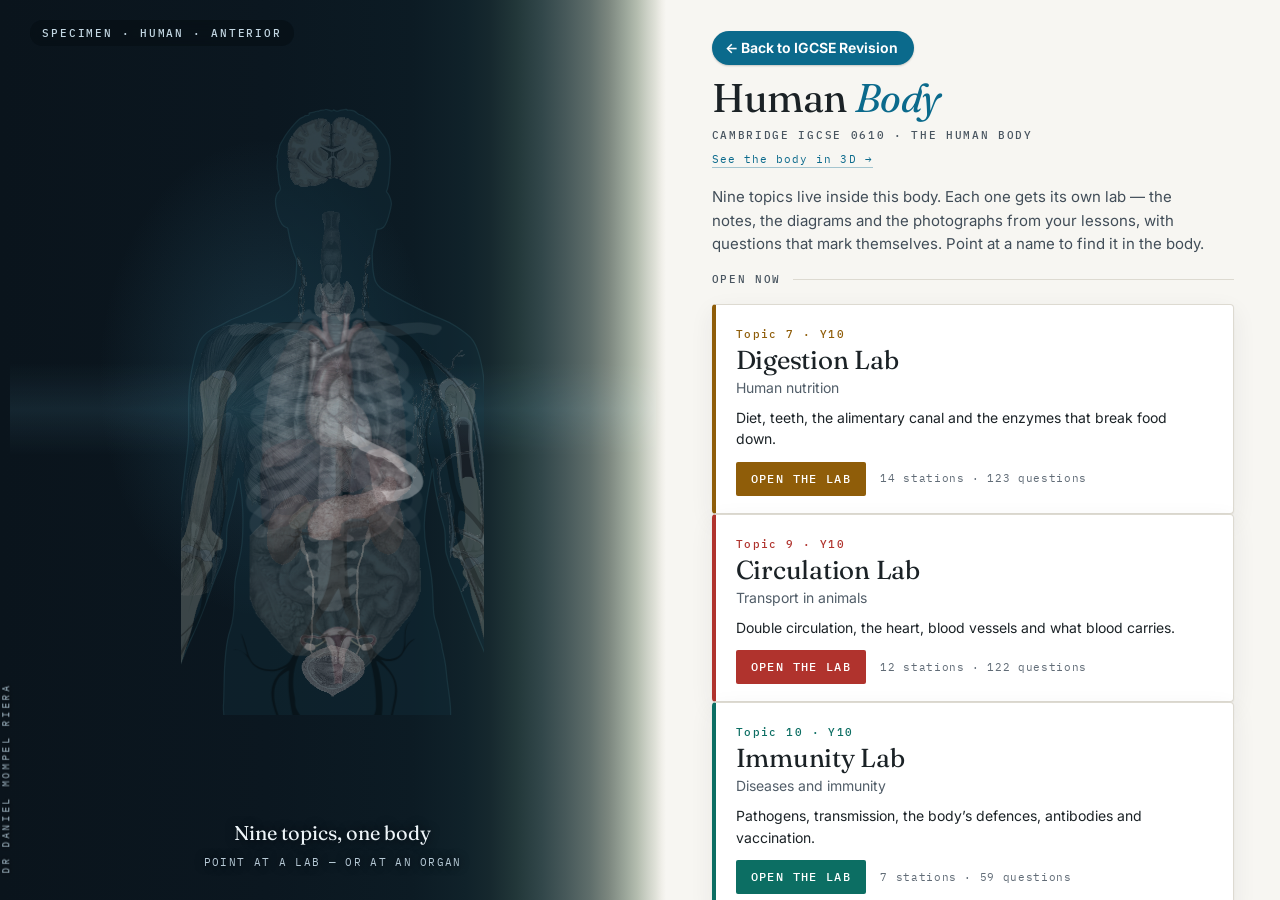
<file: plate.html>
<!DOCTYPE html>
<html lang="en-GB">
<head>
<meta charset="utf-8">
<meta name="viewport" content="width=device-width,initial-scale=1,viewport-fit=cover">
<title>Human Body Hub — IGCSE Biology 0610 (light version)</title>
<meta name="description" content="Revision labs for Cambridge IGCSE Biology 0610. Pick a system on the specimen and work through it.">
<meta name="author" content="Dr Daniel Mompel Riera">
<meta name="copyright" content="Dr Daniel Mompel Riera">
<meta name="theme-color" content="#0A141C">
<link rel="icon" href="data:image/svg+xml,<svg xmlns='http://www.w3.org/2000/svg' viewBox='0 0 32 32'><text y='26' font-size='26'>🫀</text></svg>">
<link rel="preconnect" href="https://fonts.googleapis.com">
<link rel="preconnect" href="https://fonts.gstatic.com" crossorigin>
<link rel="stylesheet" href="https://fonts.googleapis.com/css2?family=Fraunces:ital,opsz,wght@0,9..144,300..600;1,9..144,300..600&family=IBM+Plex+Mono:wght@400;500&family=Inter:wght@400;500&display=swap">
<link rel="stylesheet" href="css/hub.css?v=1795867354">
</head>
<body>

<div class="shell">

  <!-- ============ the specimen ============ -->
  <section class="plate" id="plate" aria-label="The human body">
    <span class="plate__mark">Specimen · human · anterior</span>

    <div class="plate__frame" id="frame">
      <!-- PLATE:START --><svg xmlns="http://www.w3.org/2000/svg" xmlns:dc="http://purl.org/dc/elements/1.1/" xmlns:ns1="http://sodipodi.sourceforge.net/DTD/sodipodi-0.dtd" xmlns:ns2="http://www.inkscape.org/namespaces/inkscape" xmlns:ns4="http://creativecommons.org/ns#" xmlns:rdf="http://www.w3.org/1999/02/22-rdf-syntax-ns#" id="bodySvg" ns1:version="0.32" ns2:version="0.48.2 r9819" version="1.0" ns1:docname="Man shadow anatomy.svg" ns2:output_extension="org.inkscape.output.svg.inkscape" ns2:export-filename="D:\Google Drive\Internet\Wikipedia\Human body diagrams\Man shadow derivatives\3 Anatomy\Man shadow anatomy.png" ns2:export-xdpi="200" ns2:export-ydpi="200" viewBox="352 86 576 1164">
  <ns1:namedview ns2:window-height="690" ns2:window-width="1350" ns2:pageshadow="2" ns2:pageopacity="0.0" guidetolerance="10.0" gridtolerance="10.0" objecttolerance="10.0" borderopacity="1.0" bordercolor="#666666" pagecolor="#ffffff" id="base" ns2:zoom="0.35355339" ns2:cx="146.11238" ns2:cy="695.92242" ns2:window-x="-2" ns2:window-y="0" ns2:current-layer="svg2" width="1363px" height="1212px" showgrid="false" ns2:window-maximized="0" />
  <metadata id="metadata7">
    <rdf:RDF>
      <ns4:Work rdf:about="">
        <dc:format>image/svg+xml</dc:format>
        <dc:type rdf:resource="http://purl.org/dc/dcmitype/StillImage" />
        <dc:title />
      </ns4:Work>
    </rdf:RDF>
  </metadata>
  <defs id="defs5">
    <ns2:perspective id="perspective126" ns2:persp3d-origin="681.5 : 404 : 1" ns2:vp_z="1363 : 606 : 1" ns2:vp_y="0 : 1000 : 0" ns2:vp_x="0 : 606 : 1" ns1:type="inkscape:persp3d" />
    <ns2:perspective ns1:type="inkscape:persp3d" ns2:vp_x="0 : 420.94501 : 1" ns2:vp_y="0 : 1000 : 0" ns2:vp_z="435.68701 : 420.94501 : 1" ns2:persp3d-origin="217.84351 : 280.63 : 1" id="perspective3100" />
    <ns2:perspective ns1:type="inkscape:persp3d" ns2:vp_x="0 : 526.18109 : 1" ns2:vp_y="0 : 1000 : 0" ns2:vp_z="744.09448 : 526.18109 : 1" ns2:persp3d-origin="372.04724 : 350.78739 : 1" id="perspective3061" />
    <ns2:perspective ns1:type="inkscape:persp3d" ns2:vp_x="0 : 526.18109 : 1" ns2:vp_y="0 : 1000 : 0" ns2:vp_z="744.09448 : 526.18109 : 1" ns2:persp3d-origin="372.04724 : 350.78739 : 1" id="perspective3111" />
    <ns2:perspective ns1:type="inkscape:persp3d" ns2:vp_x="0 : 526.18109 : 1" ns2:vp_y="0 : 1000 : 0" ns2:vp_z="744.09448 : 526.18109 : 1" ns2:persp3d-origin="372.04724 : 350.78739 : 1" id="perspective3161" />
  </defs>
  <g ns2:label="Layer 1" style="opacity:0.4" transform="translate(202.73065,722.92529)" id="layer1-1">
    <path ns2:connector-curvature="0" style="--op:1" id="o-skin" ns1:nodetypes="[base64]" d="m 634.49994,1566.4014 c -4.1696,-1.87 -10.3514,-7.6095 -13.4286,-12.4678 -1.2193,-1.925 -3.0244,-6.425 -4.0114,-10 -0.9869,-3.575 -3.0214,-8.975 -4.521,-12 -3.5099,-7.0804 -6.661,-26.5486 -8.012,-49.5 -0.9061,-15.3941 -1.3366,-17.9919 -4.5574,-27.5 -1.9562,-5.775 -4.184,-13.2 -4.9506,-16.5 -0.7666,-3.3 -1.8318,-7.8 -2.3671,-10 -0.5353,-2.2 -1.2901,-8.275 -1.6775,-13.5 -0.5353,-7.2205 -1.5563,-11.7795 -4.2552,-19 -1.953,-5.225 -3.8683,-12.425 -4.2563,-16 -0.4399,-4.0538 -2.0391,-9.4606 -4.2495,-14.3668 -5.0183,-11.139 -5.4741,-16.9959 -2.1506,-27.6332 4.7582,-15.2291 4.4181,-37.4866 -1.1077,-72.5 -2.7896,-17.6754 -10.6391,-61.249 -13.6009,-75.5 -4.1637,-20.0339 -5.4114,-24.5906 -15.7886,-57.6583 -8.8284,-28.1323 -9.3894,-34.0272 -12.9271,-135.84177 l -0.8686,-25 -5.2441,-13.4917 c -2.8843,-7.4205 -6.8333,-16.6455 -8.7757,-20.5 -5.5344,-10.9826 -12.8912,-33.07369 -15.1713,-45.55639 -1.4558,-7.97018 -2.0841,-15.58738 -2.0966,-25.41648 -0.01,-7.7195 -0.4484,-18.0854 -0.9748,-23.0354 -0.5264,-4.95 -1.4443,-16.875 -2.0399,-26.5 -0.5956,-9.625 -1.9443,-23.575 -2.9971,-31 -2.4398,-17.2069 -13.4284,-70.4111 -20.9634,-101.5 -3.575,-14.7505 -6.6987,-30.6763 -8.1051,-41.3231 -1.2585,-9.5277 -2.7638,-17.9523 -3.3451,-18.7214 -0.8688,-1.1496 -2.2662,-0.6161 -7.8548,2.9986 -5.4784,3.5435 -8.0018,4.5241 -13,5.0521 -3.6728,0.3879 -7.338,0.2189 -8.9877,-0.4144 -2.1091,-0.8097 -2.8742,-0.7686 -3.1503,0.1694 -0.2005,0.6813 -1.5581,10.2388 -3.0167,21.2388 -1.4587,11 -4.1898,26.975 -6.0692,35.5 -4.7143,21.3841 -10.2529,56.3484 -11.4447,72.2486 -0.5463,7.2883 -1.655,17.7514 -2.4638,23.2514 -1.526,10.3776 -3.6087,57.5986 -3.6166,82 -0.007,21.5696 -1.3053,31.07168 -6.3533,46.49998 -2.4294,7.42499 -6.3078,17.99999 -8.6186,23.49999 -2.3108,5.5 -5.5018,14.6172 -7.0912,20.2605 -4.0877,14.5133 -4.05,17.3995 1.1329,86.80857 0.5779,7.738 1.0492,20.788 1.0475,29 -0.004,20.8904 -1.6977,30.7501 -14.0714,81.931 -2.1276,8.8 -4.6147,20.05 -5.527,25 -0.9123,4.95 -2.5588,13.275 -3.6588,18.5 -1.1,5.225 -2.3775,12.2 -2.8388,15.5 -0.4613,3.3 -1.7489,10.95 -2.8612,17 -2.7387,14.8966 -5.1131,41.7504 -5.1131,57.8286 0,10.8146 0.4559,15.0143 2.5078,23.1033 3.7251,14.6848 4.0669,21.613 1.4835,30.0681 -7.6762,25.1224 -9.0293,32.6468 -9.9805,55.5 -0.7113,17.0881 -1.1471,20.5513 -3.5236,28 -1.4916,4.675 -3.7355,10.525 -4.9864,13 -3.2324,6.3952 -4.6973,17.2932 -4.5438,33.8046 0.0731,7.8675 -0.3081,15.7425 -0.8472,17.5 -0.5391,1.7575 -2.1612,7.8784 -3.6046,13.6021 -1.4435,5.7238 -3.5429,12.2071 -4.6655,14.4075 -1.1226,2.2004 -2.7011,6.2924 -3.5079,9.0933 -0.8068,2.8009 -3.0653,7.4535 -5.0189,10.3393 -3.0214,4.463 -4.3081,5.4713 -8.6139,6.75 -10.5385,3.1296 -19.1761,1.2832 -23.2771,-4.9757 -2.3087,-3.5235 -1.5285,-14.4407 1.4486,-20.2711 1.7102,-3.3491 1.8661,-4.25 0.7359,-4.25 -1.7079,0 -7.9506,10.8346 -9.507,16.5 -0.6044,2.2 -1.4365,4.4997 -1.8491,5.1105 -1.2761,1.8887 -7.0033,4.3895 -10.0527,4.3895 -4.1355,0 -9.5139,-3.9231 -10.6544,-7.7715 -0.7565,-2.5526 -1.4949,-3.2285 -3.5275,-3.2285 -3.5077,0 -6.9552,-2.6109 -8.579,-6.4972 -0.9492,-2.2718 -2.2021,-3.4059 -4.2052,-3.8065 -3.3727,-0.6745 -5.2315,-4.0929 -5.2315,-9.6209 0,-2.3533 -0.6408,-4.3598 -1.6617,-5.203 -2.9779,-2.4595 -6.3383,-11.5805 -6.3383,-17.2039 0,-6.348 5.5101,-31.1563 7.7001,-34.6685 0.8573,-1.375 2.598,-3.625 3.868,-5 1.2701,-1.375 4.1196,-6.1 6.3323,-10.5 2.2127,-4.4 7.1789,-11.825 11.0361,-16.5 7.4866,-9.074 9.4403,-11.7944 15.7999,-22 2.7678,-4.4416 4.3807,-8.4546 5.0933,-12.6722 0.6991,-4.1372 3.1827,-10.4014 7.5329,-19 7.0514,-13.9376 7.6956,-16.9678 6.2348,-29.3278 -0.7809,-6.6081 -0.4074,-8.6251 5.9204,-31.9679 2.2399,-8.2629 1.8463,-15.8661 -2.4607,-47.5321 -2.1693,-15.95 -4.8944,-38.675 -6.0557,-50.5 -1.1612,-11.825 -2.9723,-29.15 -4.0245,-38.5 -1.0522,-9.35 -2.3995,-21.725 -2.9939,-27.5 -0.5944,-5.775 -2.699,-21.975 -4.6768,-36 -3.2506,-23.051 -3.6061,-27.757 -3.7011,-49 -0.1018,-22.768 0.1369,-26.1526 4.4795,-63.50007 1.3491,-11.6023 3.2466,-23.1413 7.0714,-43 3.0073,-15.6145 3.0606,-16.3976 2.2128,-32.5 -0.4778,-9.07499 -0.8688,-29.77497 -0.8688,-45.99997 0,-32.2785 0.5366,-28.2801 -6.6426,-49.5 -3.5336,-10.4445 -7.7037,-33.6505 -11.9069,-66.2612 -1.1157,-8.6563 -3.136,-22.325 -4.4895,-30.3748 -1.3536,-8.0498 -2.461,-16.1637 -2.461,-18.0309 0,-1.8671 -1.101,-9.2309 -2.4466,-16.3639 -1.3457,-7.1331 -3.3728,-19.7192 -4.5048,-27.9692 -1.1319,-8.25 -2.7362,-19.5 -3.565,-25 -6.116,-40.5863 -14.6021,-124.9012 -13.0506,-129.6668 0.2387,-0.7333 0.6811,-16.1832 0.9832,-34.3332 0.9563,-57.4638 4.1607,-86.9975 11.6724,-107.5802 6.1626,-16.88589 8.1215,-33.04622 8.4149,-69.4198 0.1959,-24.29866 0.3317,-25.28116 8.6385,-62.5 5.9522,-26.66917 7.2495,-40.32543 7.3146,-77 0.0453,-25.58289 -1.1892,-42.94517 -4.5509,-64.000002 -3.2047,-20.07214 -3.7609,-20.35554 -6.3257,-3.22316 -1.5291,10.21401 -10.4237,47.019182 -17.2123,71.223162 -2.3979,8.54944 -2.6837,11.3511 -2.8569,28 -0.1058,10.175 -0.6962,20.525 -1.3121,23 -1.5918,6.3973 -10.9882,33.73414 -13.2335,38.5 -3.2623,6.92469 -9.645,22.66611 -12.7724,31.5 -13.8901,39.23478 -26.92793,72.15423 -37.42693,94.5 -13.84711,29.4718 -20.41206,45.9258 -33.71452,84.5 -8.51006,24.6773 -14.67836,42.1368 -16.07483,45.5 -0.45674,1.1 -1.06483,4.025 -1.3513,6.5 -0.28648,2.475 -1.04212,7.875 -1.6792,12 -0.68729,4.45 -0.87421,10.55 -0.45966,15 1.65173,17.7306 1.91941,14.9755 -5.00361,51.5 -4.19095,22.1106 -4.29327,19.8717 2.55919,56 1.04319,5.5 2.02301,15.0993 2.17739,21.3317 0.28046,11.3228 0.27846,11.3337 -2.52508,13.75 -1.56042,1.3449 -4.08036,2.4183 -5.67742,2.4183 -4.91347,0 -6.50032,-3.3555 -8.92761,-18.8777 -1.199999,-7.6739 -3.055039,-17.006 -4.122299,-20.738 -1.06726,-3.732 -2.66464,-10.726 -3.54973,-15.5422 -1.94628,-10.5905 -3.60718,-12.5957 -6.95526,-8.3968 -1.26586,1.5875 -2.5452,4.2743 -2.84296,5.9706 -0.29776,1.6962 -0.82168,15.6841 -1.16427,31.0841 -0.86928,39.0756 -1.5338,46.0337 -4.69867,49.1985 -2.96871,2.9687 -8.48632,3.3635 -12.27893,0.8784 -2.86162,-1.875 -2.98349,-3.5082 -1.42348,-19.0769 0.79919,-7.9758 0.6601,-13.0012 -0.68712,-24.8264 -1.39599,-12.2532 -1.48645,-16.1581 -0.52121,-22.5 1.37819,-9.055 1.49578,-15.1736 0.29163,-15.1736 -0.4747,0 -1.12703,2.8125 -1.44963,6.25 -0.3226,3.4375 -1.07382,10.525 -1.66938,15.75 -0.59555,5.225 -1.26129,21.3428 -1.47942,35.8172 -0.32409,21.5067 -0.67755,26.7461 -1.93365,28.6631 -2.84824,4.347 -11.48796,4.4696 -15.35065,0.2178 -1.78038,-1.9597 -2.09019,-4.3132 -2.85632,-21.6981 -1.07623,-24.4216 -1.12064,-40.8095 -0.13096,-48.3195 0.51078,-3.8759 0.42729,-5.6095 -0.25,-5.1909 -0.5593,0.3456 -1.0169,1.9253 -1.0169,3.5104 0,1.5851 -0.45,3.1601 -1,3.5 -0.61758,0.3817 -1,9.0211 -1,22.5911 0,23.3482 -0.69179,27.6032 -4.8496,29.8284 -3.64109,1.9487 -7.92007,1.2581 -11.38462,-1.8373 l -3.26578,-2.9178 -0.61629,-22.3322 c -0.33895,-12.2827 -0.21705,-25.7072 0.2709,-29.8322 0.48794,-4.125 1.8436,-15.6 3.01257,-25.5 2.26341,-19.1689 3.44554,-38.5 2.35433,-38.5 -0.68416,0 -10.7417096,8.6339 -17.8559596,15.3285 -7.15183,6.7299 -15.7536304,9.6946 -27.9643304,9.6382 -8.2157,-0.0379 -11.7012,-1.9423 -11.7012,-6.3932 0,-2.0605 0.7848,-2.9402 3.75,-4.2037 10.0812,-4.2954 12.25,-5.4225 12.25,-6.3663 0,-0.5623 4.8055,-5.8513 10.679,-11.7533 5.8735004,-5.902 12.6562904,-13.4353 15.0729804,-16.7406 7.7606196,-10.6142 8.5249896,-11.5096 9.8249896,-11.5096 0.70282,0 2.22675,-1.2063 3.38651,-2.6807 1.15977,-1.4744 4.06556,-4.0619 6.45731,-5.75 10.81814,-7.6355 26.52254,-21.7959 29.18,-26.3112 4.60494,-7.8243 6.39814,-12.0041 6.41794,-14.9598 0.01705,-2.5453 1.469,-8.5081 7.0124,-28.7983 1.05184,-3.85 2.8263,-10.349 3.94324,-14.4422 1.11693,-4.0933 2.71333,-11.3761 3.54753,-16.1842 0.83421,-4.808 3.0494,-12.9758 4.92264,-18.1508 5.44067,-15.0301 8.28354,-28.8607 16.07856,-78.2228 5.384619,-34.09811 8.275229,-50.72711 10.951249,-63 1.31917,-6.05 3.8142,-19.1 5.54452,-29 2.95287,-16.89479 8.59308,-38.99281 13.14466,-51.5 1.10085,-3.025 3.71783,-10.45 5.81552,-16.5 2.09769,-6.05 5.16097,-13.925 6.80728,-17.5 8.60334,-18.68227 12.03221,-32.80756 15.17169,-62.500002 1.16306,-11 3.22073,-29 4.57259,-40 6.83681,-55.6306154 6.97213,-57.5588255 6.70192,-95.499996 -0.39174,-55.006829 1.31538,-75.017372 9.38426,-109.999992 4.64667,-20.14565 9.61019,-35.37995 13.35672,-40.9952 7.16306,-10.73583 16.92296,-18.21616 31.10966,-23.8436 7.7101,-3.05836 11.1084,-4.78911 20.9168,-10.65304 3.025,-1.80849 9.9222,-4.93299 15.327,-6.94335 23.2254,-8.6388 78.087,-35.00093 92.173,-44.29105 9.6526,-6.36616 15.8503,-12.47444 18.086,-17.82523 2.1692,-5.19175 4.4187,-21.18424 4.929,-35.04315 0.4475,-12.15086 0.3597,-12.86187 -2.3791,-19.26099 -6.048,-14.13124 -9.339,-25.76078 -12.5863,-44.47594 -1.6647,-9.59468 -2.0549,-10.66846 -3.8765,-10.66846 -0.6648,0 -2.9423,-1.17791 -5.0609,-2.61757 -5.1209,-3.47971 -10.5218,-15.10838 -14.0038,-30.15117 -2.9888,-12.91235 -3.2052,-17.84251 -1.1321,-25.80139 1.5607,-5.99222 2.5981,-7.75895 6.3405,-10.79843 2.0005,-1.6248 2.2235,-2.44467 1.6338,-6.00654 -0.3755,-2.26869 -1.0789,-4.87971 -1.563,-5.80227 -0.4841,-0.92255 -1.3693,-7.44755 -1.9671,-14.5 -0.5978,-7.05244 -1.565,-13.81559 -2.1494,-15.0292 -0.7532,-1.56415 -0.7378,-5.05784 0.053,-12 0.7133,-6.2623 0.7658,-9.91362 0.1457,-10.12676 -1.2435,-0.42741 -1.264,-3.86682 -0.0276,-4.63096 0.5183,-0.32028 1.2163,-2.70934 1.5513,-5.30902 0.3349,-2.59968 1.0359,-5.50808 1.5578,-6.46312 0.5218,-0.95504 0.9487,-2.93027 0.9487,-4.3894 0,-1.45914 1.4268,-4.95274 3.1707,-7.76357 1.7438,-2.81083 4.6197,-7.65436 6.3907,-10.7634 2.9507,-5.17982 11.6216,-16.39746 20.3493,-26.32603 4.2573,-4.84306 12.7702,-11.38051 15.8393,-12.16378 1.2375,-0.31581 2.25,-0.99515 2.25,-1.50964 0,-0.51448 0.5625,-0.83079 1.25,-0.70291 0.6875,0.12788 2.6638,-0.10246 4.3918,-0.51186 2.4199,-0.57331 3.0296,-1.17375 2.6532,-2.61288 -0.4106,-1.57038 0.2821,-1.98409 4.3416,-2.59285 2.6566,-0.39839 6.32,-1.34681 8.1408,-2.10761 1.8209,-0.76079 3.7606,-1.10521 4.3104,-0.76536 0.5499,0.33984 1.6289,0.0958 2.3978,-0.5423 0.7689,-0.63811 3.5616,-1.22787 6.2062,-1.31058 2.6445,-0.0827 5.1288,-0.611 5.5206,-1.17398 0.4692,-0.67421 2.3923,-0.42692 5.6342,0.72449 5.7862,2.05507 8.8284,2.22318 9.3964,0.51925 0.3044,-0.91332 1.047,-0.81117 2.8922,0.39786 2.3459,1.53708 6.1748,1.55979 9.8648,0.0585 0.825,-0.33565 2.85,-0.72059 4.5,-0.85542 1.65,-0.13483 4.5264,-0.55916 6.3921,-0.94296 2.3297,-0.47928 3.1825,-0.35886 2.7231,0.38449 -0.4518,0.73096 1.2533,1.07313 5.2522,1.054 6.3467,-0.0304 10.1897,1.48146 13.8551,5.45048 1.2223,1.32361 4.2558,2.97587 6.7411,3.6717 2.4852,0.69583 5.5351,2.27338 6.7775,3.50568 1.2424,1.23229 4.5089,3.39238 7.2589,4.80019 8.302,4.25007 15.9752,12.39027 30.8279,32.70433 1.8096,2.475 3.8661,6.075 4.57,8 0.7038,1.925 1.9376,4.73318 2.7418,6.2404 2.0081,3.76385 3.5903,12.61913 4.0664,22.7596 0.479,10.20112 0.5097,8.89212 -0.6454,27.5 -1.1752,18.93058 -2.5659,29.33835 -4.7368,35.45072 l -1.7068,4.80555 2.6654,3.16764 c 2.8702,3.411 6.7175,14.43091 6.7175,19.24096 0,5.091 -4.8764,24.96662 -8.2599,33.66611 -2.0332,5.22794 -4.5127,9.60447 -6.6568,11.75 -3.4264,3.42883 -4.0607,3.68376 -9.5449,3.83653 l -2.9616,0.0825 -2.8478,14 c -4.1909,20.60301 -4.4371,21.72492 -5.4853,25 -0.9447,2.95203 -0.8367,16.49634 0.2536,31.78354 0.8373,11.74007 4.0668,26.2969 6.9107,31.14967 3.5709,6.0932 11.9019,13.34767 21.1528,18.41943 38.7397,21.2388 75.4792,39.28726 97.9392,48.11318 17.8261,7.00497 20.9263,8.5599 33.5,16.80257 14.4648,9.48236 25.8461,18.89174 30.4702,25.19094 8.8376,12.03924 15.2684,33.27635 20.6035,68.04068 2.0645,13.45238 2.2428,18.40147 2.4675,68.499992 0.2317,51.6643505 1.2084,74.734706 4.3922,103.746926 5.6725,51.691752 8.7195,73.310532 12.2273,86.753072 2.4682,9.45852 2.8965,10.62447 9.9197,27 6.1916,14.43646 18.5133,51.00167 21.9037,65 1.1322,4.675 3.42,17.725 5.0838,29 1.6639,11.275 4.7868,31.3 6.9398,44.5 3.9243,24.05875 7.0864,45.0461 9.0401,60 2.036,15.5834 4.1439,27.8572 6.0766,35.3811 2.2239,8.658 12.3516,40.6536 17.6053,55.6189 1.9308,5.5 4.9888,15.175 6.7956,21.5 5.873,20.5592 8.1565,25.5866 14.8942,32.7905 3.3443,3.5758 12.7637,12.3431 20.9321,19.4829 9.158,8.0048 15.8669,14.709 17.5,17.4877 3.1738,5.4003 9.7715,13.8668 16.2184,20.8123 2.59,2.7903 5.6616,6.9403 6.8257,9.2222 3.0664,6.0107 7.3293,10.4905 13.5967,14.289 4.871,2.9522 5.5076,3.7154 5.5076,6.6036 0,4.9694 -3.3551,6.7177 -11.619,6.0543 -10.1637,-0.8158 -18.8322,-5.6187 -30.131,-16.6942 l -9.25,-9.0673 0,6.1442 c 0,6.4714 0.4261,9.5384 4.5671,32.8748 4.211,23.731 4.3919,25.6481 4.4128,46.7821 0.0233,23.4499 -0.6308,26.3384 -6.5209,28.7995 -3.3015,1.3794 -3.9296,1.3548 -7.286,-0.286 -4.9164,-2.4035 -5.7996,-5.4834 -7.15,-24.935 -1.6741,-24.1117 -2.3149,-28.3419 -5.6401,-37.2297 -1.3106,-3.5029 -2.3829,-7.8904 -2.3829,-9.75 0,-1.8595 -0.45,-3.3809 -1,-3.3809 -1.4881,0 -1.2106,6.3986 0.5768,13.2963 2.0019,7.7255 2.328,27.0593 0.6732,39.9143 -0.6875,5.3408 -1.25,15.5126 -1.25,22.604 0,12.2107 -0.1266,13.03 -2.3914,15.4737 -3.126,3.3731 -9.019,4.5233 -12.5101,2.4418 -4.8091,-2.8675 -5.0934,-4.5554 -4.7546,-28.2301 0.3079,-21.5068 -0.1677,-31.8237 -2.3029,-49.9568 -1.7358,-14.7423 -3.1836,-12.9313 -2.4217,3.0294 0.447,9.3647 0.2989,15.1694 -0.446,17.475 -1.6961,5.2497 -3.1402,19.893 -3.4852,35.3401 -0.2973,13.317 -0.4098,13.9686 -2.7374,15.8533 -3.2214,2.6086 -10.5951,1.8013 -13.287,-1.4547 -1.7384,-2.1027 -1.806,-4.4835 -1.2682,-44.6731 0.5524,-41.2774 0.3512,-45.1132 -2.3669,-45.1132 -0.3995,0 -0.7991,3.8905 -0.8878,8.6455 -0.0888,4.755 -0.8999,11.3925 -1.8024,14.75 -0.9025,3.3575 -1.729,8.3545 -1.8366,11.1045 -0.3279,8.3772 -1.643,20.7917 -2.612,24.6569 -1.5489,6.1787 -9.1228,7.0905 -13.2277,1.5923 -2.7297,-3.6561 -3.2967,-15.4692 -1.524,-31.7492 1.744,-16.0166 1.7474,-35.9524 0.007,-42.7477 -0.7391,-2.8863 -1.6366,-5.0668 -1.9946,-4.8458 -0.3579,0.2211 -0.7456,-1.8037 -0.8615,-4.4996 -0.1159,-2.6959 -0.6692,-6.6041 -1.2295,-8.685 -3.5076,-13.0261 -4.9891,-27.4109 -4.7766,-46.3771 0.2059,-18.3671 0.1031,-19.5576 -2.0332,-23.555 -1.2375,-2.3156 -2.25,-4.8884 -2.25,-5.7174 0,-1.4677 -7.0823,-18.3342 -22.3404,-53.2037 -4.123,-9.4222 -9.9625,-23.5972 -12.9767,-31.5 -3.0142,-7.9028 -10.5163,-26.2937 -16.6712,-40.8687 -13.9709,-33.0835 -16.61,-39.92387 -28.5509,-74 -9.5817,-27.34346 -12.3968,-34.5745 -18.2977,-47 -3.4464,-7.25691 -13.1324,-33.77895 -15.1561,-41.5 -0.8037,-3.0664 -1.3936,-12.15431 -1.5254,-23.5 -0.1924,-16.5678 -0.4917,-19.49221 -2.866,-28 -5.5652,-19.9425 -11.7541,-46.03729 -14.5769,-61.46172 -2.4296,-13.276312 -6.0387,-40.868222 -6.0387,-46.167092 0,-0.75416 -0.3964,-1.37119 -0.8808,-1.37119 -0.4845,0 -1.6367,5.0625 -2.5604,11.25 -0.9237,6.1875 -3.1827,19.35 -5.0199,29.25 -9.5161,51.277102 -10.3621,79.918542 -3.3824,114.500002 9.2609,45.8836 10.6538,56.607 11.8846,91.5 0.5238,14.85 1.3931,28.8 1.9318,31 1.63659,13.5549 8.47604,25.81682 10.5234,40 0.1715,1.65 0.986,5.1375 1.8099,7.75 0.824,2.6125 1.262,4.75 0.9735,4.75 -0.2885,0 -0.0313,0.5944 0.5717,1.3209 0.6029,0.7265 1.067,2.639 1.0314,4.25 -0.0357,1.611 0.4615,5.1791 1.1049,7.9291 4.6569,19.9049 6.0409,27.5138 7.003,38.5 1.2515,14.2906 2.621,25.7896 4.5258,38 0.7294,4.675 2.1073,15.6846 3.0622,24.4659 1.5244,14.0175 1.5892,18.1666 0.531,34 -1.7689,26.4671 -6.7811,79.1533 -9.6593,101.5341 -1.3792,10.725 -3.3804,32.1 -4.447,47.5 -2.2741,32.8319 -10.2645,109.8413 -12.5096,120.5643 -0.8563,4.0896 -2.396,10.1357 -3.4214,13.4357 -5.7213,18.4108 -8.1319,55.6004 -6.1579,94.99997 1.1152,22.2568 2.0167,27.328 9.4217,53 4.5284,15.6993 11.1988,49.48405 13.1296,66.50005 2.6949,23.7506 1.9375,62.8686 -1.975,102 -1.5165,15.1674 -3.1585,46.276 -4.0116,76 -0.2763,9.625 -0.9568,23.8 -1.5123,31.5 -3.3987,47.1108 -3.8287,67.806 -1.5431,74.2839 0.783,2.2194 1.1971,4.2619 0.9201,4.5389 -0.2771,0.277 0.2685,1.6822 1.2123,3.1226 3.5481,5.4151 5.5023,15.5422 6.089,31.5546 l 0.5678,15.5 4.6085,6 c 4.8384,6.2995 13.1605,21.8299 17.1474,32 1.2936,3.3 2.9549,6.7104 3.6916,7.5787 0.7367,0.8683 1.3395,1.9965 1.3395,2.5071 0,0.5106 2.0613,3.4002 4.5806,6.4213 6.2447,7.4885 18.2389,25.3306 20.5683,30.5965 1.0479,2.3691 2.9548,5.5649 4.2375,7.1019 6.1081,7.3189 8.597,16.1172 8.5697,30.2945 -0.0181,9.3858 -0.3087,11.0836 -2.7382,16 -1.557,3.1509 -3.7857,6.0173 -5.2179,6.7112 -2.737,1.3261 -3.6985,4.1841 -3.8817,11.5388 -0.1445,5.802 -2.9351,9.2638 -6.7049,8.3176 -2.2707,-0.5699 -2.4134,-0.3517 -2.4134,3.6908 0,6.0579 -2.1461,8.7416 -6.9903,8.7416 -3.4738,0 -3.9097,0.2825 -4.1933,2.7177 -0.7394,6.3508 -14.2827,10.0112 -19.3674,5.2344 l -2.1798,-2.0479 -0.5872,2.9357 c -1.1552,5.7761 -16.1955,9.9855 -23.682,6.6279 z" data-organ="skin" class="skinlayer" data-sys="skin" />
  </g>
  <image height="843" x="172.08743" y="593.96173" width="286" id="o-arm-bones-l" style="--op:0.5" href="assets/anatomy/organs/arm-bones-l.png" class="organ" data-sys="skeleton" data-organ="arm-bones-l" />
  <image height="843" x="-1127.5107" y="608.68909" transform="scale(-1,1)" width="286" id="o-arm-bones-r" style="--op:0.5" href="assets/anatomy/organs/arm-bones-r.png" class="organ" data-sys="skeleton" data-organ="arm-bones-r" />
  <image height="172.23991" x="544.06586" y="97.417419" width="195.72717" id="o-brain" style="--op:0.35" href="assets/anatomy/organs/brain.png" class="organ" data-sys="coordination" data-organ="brain" />
  <image height="150" x="558.14343" y="367.61545" width="181" id="o-lymph-neck" style="--op:0.5" href="assets/anatomy/organs/lymph-neck.png" class="organ" data-sys="immunity" data-organ="lymph-neck" />
  <image height="215" x="-896.14355" y="599.66376" transform="scale(-1,1)" width="148" id="o-lymph-axilla" style="--op:0.5" href="assets/anatomy/organs/lymph-axilla.png" class="organ" data-sys="immunity" data-organ="lymph-axilla" />
  <image height="201" x="613.5813" y="289.86914" width="56" id="o-trachea" style="--op:0.3" href="assets/anatomy/organs/trachea.png" class="organ" data-sys="gas-exchange" data-organ="trachea" />
  <image height="96" x="602.685" y="405.01453" width="78" id="o-larynx" style="--op:0.3" href="assets/anatomy/organs/larynx.png" class="organ" data-sys="gas-exchange" data-organ="larynx" />
  <image height="588" x="-827.09784" y="669.3103" transform="matrix(-0.98748518,0.1577118,0.1577118,0.98748518,0,0)" width="141" id="o-veins" style="--op:0.6" href="assets/anatomy/organs/veins.png" class="organ" data-sys="circulation" data-organ="veins" data-sys2="drugs" />
  <image style="--op:0.4" width="102" height="89" id="o-thyroid" x="596.8125" y="416.89005" href="assets/anatomy/organs/thyroid.png" class="organ" data-sys="coordination" data-organ="thyroid" />
  <path ns2:connector-curvature="0" style="--op:0.9" d="m 971.24118,1233.228 c 0.57,4.2825 2.78,9.245 1.7025,13.5 -1.07,4.205 -4.445,7.4075 -7.225,10.5475 -2.7975,3.165 -4.8675,7.15 -6.735,10.9425 -1.4175,2.8725 -3.1975,5.535 -4.875,8.2575 -2.525,4.0975 -3.8425,6.1425 -4.2125,10.965 -0.375,4.855 -0.865,9.735 -0.37,14.595 0.7975,7.875 1.0475,15.8275 1.8925,23.6975 1.22,11.2925 4.7175,22.365 5.655,33.46 1.66,-3.2575 -0.515,-10.85 -1.23,-14.4675 -1.245,-6.3025 -2.57,-12.6425 -3.3725,-19.0175 -0.7525,-6.0125 -0.3225,-11.8075 -0.3225,-17.85 0,-3.995 -1.5675,-9.2975 0.4375,-12.965 0.585,-1.0625 5.0425,6.1125 5.2575,6.425 1.4675,2.11 3.0875,4.125 4.915,5.9325 2.285,2.26 4.625,3.585 3.2525,7.075 -0.655,1.6675 -1.125,3.4875 -1.72,5.19 -1.595,4.5175 -1.88,8.7275 -1.4775,13.4425 0.16,1.8875 0.44,3.7625 0.6575,5.645 0.4275,3.7225 0.4,7.415 0.53,11.15 0.1275,3.505 0.3525,7.185 1.6175,10.495 0.3175,-4.265 -0.1625,-8.7825 -0.295,-13.075 -0.245,-8.18 -2.1675,-17.53 0.165,-25.5275 0.7625,-2.6 2.075,-6.5625 4.4375,-8.12 1.055,0.91 1.235,2.8175 1.445,4.1325 0.335,2.0775 0.6275,4.1575 0.9825,6.2375 0.7625,4.43 0.84,8.8425 1.065,13.3175 0.365,7.15 1.4625,14.2375 1.9125,21.3825 0.285,4.59 0.27,9.285 0.885,13.865 0.26,1.915 0.7125,5.3225 2.5375,6.4475 -0.80497,-1.4575 -1.40747,-2.625 -1.5775,-4.335 -0.4425,-4.4725 -0.2275,-8.9875 -0.355,-13.49 -0.095,-3.2325 -0.7925,-6.46 -1.1275,-9.6825 -0.58,-5.6675 -0.52,-11.4125 -0.665,-17.115 -0.077,-3.215 -0.205,-6.465 -0.535,-9.67 -0.3575,-3.4675 -0.8525,-6.9325 -1.25,-10.39 -0.015,-0.135 3.94,1.4575 4.26753,1.6075 1.10747,0.51 2.25997,1.03 3.41747,1.3675 1.205,0.355 5.06,0.215 5.095,2.1075 0.01,0.2625 -0.37,0.7675 -0.4575,1.02 -0.335,1 -0.5325,1.9749 -0.705,3.04 -0.4525,2.835 -0.85,5.6799 -1.1075,8.5374 -0.24,2.6076 0.01,5.3626 -0.4725,7.8975 -1.0875,5.7126 -1.7375,11.4076 -1.4675,17.2301 0.18,3.825 0.7975,7.7425 1.565,11.4875 0.4,1.95 0.775,5.0299 1.99,6.5724 0.1225,-1.0124 -0.4925,-2.2874 -0.665,-3.3125 -0.3275,-1.9624 -0.7825,-3.9575 -0.9125,-5.9449 -0.23,-3.4825 -0.2025,-6.9726 -0.2025,-10.4801 0,-6.7374 0.5025,-13.7774 1.975,-20.3724 0.73,-3.2676 0.48,-6.6925 1.31,-9.9401 0.2525,-1.0049 1.15752,-5.3999 2.30262,-5.58 1.3,-0.2025 3.0525,15.765 3.1775,16.9325 0.6775,6.0625 0.2325,11.4551 -0.5025,17.445 -0.715,5.8651 0.7225,10.9525 1.62,16.6275 -0.7375,-7.4324 -0.4575,-14.4274 0.4875,-21.8249 0.4275,-3.3226 0.725,-6.93 0.32,-10.2725 -0.39,-3.2325 -0.48,-6.4951 -0.775,-9.7351 -0.125,-1.4075 -0.295,-2.7024 -0.7075,-4.0325 -0.465,-1.51 -1.1975,-3.135 -1.1575,-4.7349 -0.03,1.2925 6.835,2.4449 7.74,2.6074 2.4325,0.435 4.8725,0.79 7.345,0.81 1.7225,0.012 2.72,-0.26 3.065,1.74 0.6225,3.595 -0.1925,7.345 0.033,10.935 0.42,6.8125 -0.395,13.4525 -0.395,20.2475 0,2.28 0.135,4.6075 0.01,6.8825 -0.17,3.015 -0.3025,6.42 0.4475,9.22 0.1275,-2.02 0.3975,-4.0625 0.525,-6.06 0.1525,-2.36 -0.2875,-4.7374 -0.1225,-7.1075 0.395,-5.6625 0.55,-11.31 0.7775,-16.94 0.1625,-3.9925 -0.4,-8.28 0.21,-12.2 0.3325,-2.1125 0.6325,-4.1725 0.6375,-6.3225 2.0425,-0.068 4.15,-0.395 6.1325,-0.64 1.0975,3.0325 0.3275,6.9125 -0.135,10.02 -0.975,6.5775 -1.5625,13.2525 -1.97,19.9225 -0.25,4.0525 0,8.2825 0.6875,12.3025 0.8275,4.84 1.8525,9.505 2.7975,14.315 0.3325,1.6975 0.215,3.4925 0.5675,5.1075 0.895,-1.725 -0.145,-5.6775 -0.365,-7.635 -0.3325,-2.9525 -0.8275,-5.875 -1.2875,-8.8075 -1.61,-10.1925 -1.0775,-19.66 1.1775,-29.7 0.69,-3.0775 1.1525,-6.21 1.2925,-9.3675 0.088,-1.9125 -0.48,-5.925 1.0975,-7.2925 1.55,-1.34 4.095,-1.7474 5.85,-2.7875 1.2625,-0.7525 2.4175,-1.935 3.4575,-2.955 1.1625,-1.1375 2.45,-5.015 4.0325,-3.045 1.2175,1.5125 1.8025,5.495 2.0575,7.325 0.945,6.8225 0.165,13.7175 -0.9275,20.47 -0.365,2.26 -0.67,4.5325 -1.235,6.7525 -0.2275,0.8926 -1.0575,2.54 -0.7,3.3701 1.2825,-2.2876 1.88,-5.4001 2.7975,-7.8826 1.0325,-2.77 1.9775,-6.0149 2.1525,-8.9949 0.24,-4.1501 0.485,-8.4626 0.082,-12.6076 -0.3575,-3.61 -1.43,-7.73 -2.4375,-11.2575 -0.285,-1.0175 -0.3925,-0.5099 0.027,-1.5225 0.735,-1.7575 1.78,-3.54 2.645,-5.26 5.3125,-10.5525 8.2525,-25.87 -0.74,-35.465 -3.685,-3.925 -6.9575,-8.5575 -8.3875,-13.8075 -0.665,-2.435 -0.5975,-4.2625 -0.2125,-6.665 0.2275,-1.4 0.3225,-2.76 0.91,-4.0825 0.185,-0.41 1.7675,-2.3925 1.725,-2.61 -0.4225,-2.155 -0.42,-4.385 -0.605,-6.6275 -2.595,2.1825 -4.62,7.495 -5.135,10.835 -0.99,6.465 0.505,15.045 3.9775,20.7425 1.4525,2.39 3.165,4.365 4.845,6.5775 3.37,4.425 3.98,10.2225 4.2975,15.8025 0.7125,12.6225 -9.045,27.5375 -21.545,30.7825 -11.1375,2.8925 -23.3025,-0.9025 -34.04762,-3.795 -5.92,-1.5925 -11.97,-3.47 -16.92,-7.22 -2.88,-2.185 -4.5325,-5.1 -6.9025,-7.7 -2.61,-2.8575 -5.05,-5.9825 -6.24,-9.725 -1.5125,-4.7575 -0.335,-9.36 2.3475,-13.595 3.48,-5.4825 6.7525,-11.895 11.0675,-16.7125 3.8625,-4.3075 7.435,-8.875 8.115,-14.895 0.8275,-7.2775 -2.9325,-14.57 -1.7275,-21.9925" ns1:nodetypes="ccccsccccscccssscsscccccscccccscccssssssscscscsssscsccccscssssscsscssscccccsscsccssssscsscccccsscsssscccccccccscccc" id="o-artery-2" data-organ="artery-2" class="organ" data-sys="circulation" />
  <g id="g3084" transform="translate(-11.77776,-43.53394)" style="opacity:0.5">
    <path ns2:connector-curvature="0" id="o-arteries" ns1:nodetypes="[base64]" d="m 693.08462,699.64126 c 2.69513,0.065 -1.13608,-31.88098 -3.1592,-38.71283 -1.49981,-5.06468 -1.82157,-16.1666 -6.83407,-17.2391 2.14791,-19.31799 -5.51152,-73.6931 35.42598,-85.7043 29.58,-3.625 83.90548,25.26907 100.55831,62.84317 6.27283,14.1535 10.74,23.465 16.635,43.3625 2.735,9.2375 6.215,19.5125 6.1025,29.235 -0.1325,11.575 -5.1775,22.4725 -8.7325,33.2775 -3.835,11.66 -5.32,23.485 -4.6425,35.7125 1.3725,24.9325 10.8975,47.8625 15.685,72.205 -1.7525,-8.9075 -2.4,-17.635 -4.905,-26.6325 -2.1875,-7.845 -3.735,-16.2675 -5.1875,-24.3325 -3.3625,-18.665 -1.7175,-38.165 3,-56.45 1.1575,-4.4875 4.635,-23.14 10.75,-13.2525 4.625,7.4825 3.9225,20.6775 5.7675,29.0775 3.1875,14.545 6.3825,29.095 9.49,43.6575 5.0825,23.83 8.7025,49.075 13.97,73.3025 2.54,11.71 6.7625,23.2675 7.605,35.175 0.735,10.325 -1.9363,16.2875 -4.4588,26.6625 11.9175,70.2277 47.0422,141.6467 65.8106,213.4511 2.0775,12.4525 4.23,24.915 6.85,37.255 3.6,16.9775 14.855,34.34 16.4225,51.595 1.7225,19.01 10.155,24.475 0.48,38.645 -7.3125,10.71 -12.11,23.7825 -18.4375,35.285 -3.51,6.3925 -7.725,12.3475 -12.1075,18.17 -4.1975,5.58 -10.31,11.5475 -13.11,17.865 4.1875,-3.06 7.7875,-7.865 11.06,-11.87 7.3575,-9.015 14.03,-19.3175 19.405,-29.5825 5.395,-10.2975 10.1825,-21.22 17.0425,-30.675 2.255,-3.105 4.915,-5.88 7.57,-8.6225 -3.1819,2.0241 -1.5739,16.9573 -4.215,25.1625 -2.4425,4.5075 -5.8625,8.215 -8.225,12.7025 -2.7525,5.215 -5.2875,10.61 -6.5825,16.395 -0.7225,3.2275 -1.405,6.0475 0.26,8.91 1.875,3.2225 4.0025,6.4175 5.995,9.59 8.255,13.1125 26.755,20.56 41.47996,22.3775 8.7125,1.0775 14.7825,0.088 23.04,-3.15 6.97,-2.7325 14.6775,-7.34 19.485,-13.3025 2.7975,-3.475 5.14,-7.4575 6.27,-11.7825 2.275,-8.6675 -5.2475,-15.6675 -5.4625,-23.985 -0.2275,-8.8175 -3.61,-16.9075 -4.9525,-25.6125 -6.26,-40.575 -34.33,-81.7775 -38.8025,-122.6925 -1.595,-14.5475 -7.3222,-28.815 -8.0272,-43.4325 -0.825,-17.22 -11.78756,-34.3925 -12.37256,-51.565 -0.4225,-12.26 -4.2296,-25.075 -5.4146,-37.485 -2.7075,-28.495 -48.3924,-88.7236 -69.0874,-109.0361 -6.9275,-6.8025 -13.315,-14.17 -18.265,-22.5475 -6.2425,-10.5675 -9.9775,-24.69 -11.775,-36.725 -3.6075,-24.14 -7.57,-47.6925 -12.5525,-71.685 -4.8575,-23.385 -7.45,-47.7 -12.73,-70.71 -2.92,-12.7175 -2.69841,-25.2375 -6.62341,-37.705 -9.2975,-29.5525 -11.89967,-42.12131 -20.77879,-55.61551 -18.88846,-40.44205 -81.98811,-81.71854 -130.40546,-62.61606 -13.96963,6.91205 -33.53625,55.33465 -39.89474,97.23817 -3.6904,1.6429 6.375,-5.6177 0.6139,-0.3998 -16.105,-35.42 -34.53724,-85.70554 -38.4976,-87.95419 -25.80904,-14.65402 -58.06917,-14.32509 -80.44732,-8.54473 -22.63313,6.18566 -68.49527,41.65122 -91.74698,83.10659 -8.86983,15.81397 -15.87916,48.89247 -18.3322,86.11443 -2.07,6.0025 0.6126,32.6636 -1.0349,38.7886 -1.455,5.4025 -3.4625,9.1325 -6.075,13.965 -4.4725,8.28 -10.51751,17.31 -16.41251,24.6475 -2.2925,2.8575 -4.1525,5.1175 -1.7775,8.49 -2.1625,-3.0725 17.58251,-25.7675 20.06001,-28.655 -1.14,6.595 -2.715,13.5475 -3.915,20.3375 -1.9775,11.1825 -2.105,22.2925 -3.9425,33.43 -2.3275,14.11 -6.13501,27.9225 -8.69251,41.99 -3.735,20.55 -7.6175,40.9875 -11.52,61.4525 -2.0125,10.5525 -4.185,19.8525 -7.95,29.84 -3.5525,9.4275 -6.05,19.92 -13.02,27.5575 -3.93,4.31 -8.185,8.305 -12.46,12.27 -2.985,2.765 -7.2925,6.925 -11.01,8.545 -0.1725,-2.2025 0.7375,-4.99 1.37,-7.3025 1.395,-5.105 2.375,-10.4975 3.2025,-15.8 1.6125,-10.3025 2.0625,-20.7375 2.065,-31.1625 0.002,-7.21 2.37,-13.275 6.54,-19.155 -2.5875,2.2425 -5.515,6.0975 -6.5625,9.3675 0.155,-6.2625 0.105,-12.52 0.0225,-18.74 -0.095,-7.1675 2.8725,-13.4575 6.4275,-19.6175 -2.945,2.9575 -3.8025,7.7375 -6.7875,10.3525 1.305,-3.1775 -0.3,-9.315 -0.0775,-13.11 0.44,-7.55 1.6725,-15.3025 4.76,-22.27 -5.645,11.435 -5.37,23.3325 -6.1025,35.8625 -0.7175,12.285 -0.155,24.6275 0.02,36.9225 0.155,10.9925 -1.465,21.505 -2.605,32.405 -1.2325,11.7625 -4.57249,22.9075 -10.58749,33.08 -6.3625,10.7575 -14.0625,20.735 -19.2,32.19 -14.875,33.1725 -15.9325,70.505 -22.125,105.8325 -2.2575,12.875 -5.79,25.5525 -7.9125,38.4425 -1.735,10.56 -3.285,22.8075 -7.6675,32.645 -5.865,13.17 -9.4825,24.16 -23.8725,29.915 -6.105,2.445 -10.435,5.165 -15.3625,9.3075 -11.9675,10.0625 -29.31,10.455 -41.13251,20.4975 10.88251,-6.3 23.87751,-8.235 34.74501,-14.7475 8.49,-5.09 16.85,-13.77 27.4,-13.835 7.5625,-0.05 2.0175,4.8 -0.335,8.64 -3.5075,5.725 -7.335,11.255 -11.6325,16.415 -5.06,6.07 -13.3975,9.12 -20.465,12.14 -10.0175,4.28 -21.3875,5.53 -31.59001,9.435 -9.3475,3.58 -15.1175,10.3525 -22.725,16.68 -5.4625,4.5425 -12.8475,11.1175 -20.4925,7.6125 4.7825,4.925 12.7775,0.2825 17.3025,-2.6775 7.7075,-5.0475 13.85,-11.735 21.6375,-16.5875 8.82501,-5.5 17.72251,-7.345 27.62751,-9.865 4.1125,-1.0475 8.385,-2.0175 12.3075,-3.4 5.3075,-1.875 11.595,-7.76 7.295,1.13 -3.335,6.8925 -5.1625,14.24 -8.1825,21.2525 -1.3775,3.1975 -3.19,6.1975 -4.4125,9.46 -2.1825,5.8375 -3.465,11.9475 -4.5625,18.0625 -1.055,5.88 -2.3775,11.8175 -3.86,17.5925 -2.9475,11.4825 -3.345,23.26 -4.665,34.9825 -0.58,5.145 -0.825,10.295 -1.365,15.4175 -0.395,3.7425 -1.21,7.485 -1.7675,11.1975 -0.3625,2.4125 -1.0575,5.2975 -0.8725,7.7325 0.035,-9.02 2.425,-18.33 3.945,-27.26 0.885,-5.2075 1.3625,-10.52 2.25,-15.6975 0.81,-4.74 0.8775,-9.5875 1.765,-14.3175 0.6575,-3.495 1.6975,-6.9075 2.4,-10.3925 0.5775,-2.87 1.8825,-5.3475 2.4975,-8.1925 1.65,-7.6225 3.015,-15.2875 5.2,-22.785 1.0325,-3.54 2.07,-7.13 3.7575,-10.4275 0.7675,-1.5 1.77,-2.8475 2.47,-4.3725 0.555,-1.22 0.725,-2.5525 2.1925,-3.035 0.9825,-0.3175 3.4175,6.8125 3.675,7.4925 0.79,2.0975 2.1825,4.6225 2.5975,6.78 0.48,2.48 -1.375,4.7175 -2.185,6.905 -2.1275,5.7675 -3.31,11.875 -5.5225,17.5525 -2.0875,5.355 -5.485,9.945 -6.55,15.6025 -1.8325,9.735 -4.3225,19.235 -6.4325,28.9075 -0.8225,3.7675 -1.3175,7.5375 -2.2425,11.245 -0.6825,2.73 -0.67,6.16 -1.7175,8.67 0.8225,-2.405 0.9975,-4.9775 1.775,-7.41 0.81,-2.535 1.365,-5.12 1.915,-7.725 1.155,-5.4575 2.3125,-10.865 3.7375,-16.26 1.225,-4.64 2.305,-9.4225 3.9925,-13.935 1.1775,-3.1525 1.6425,-6.6075 3.04,-9.6675 1.535,-3.3625 3.25,-6.69 4.665,-10.1425 1.51,-3.69 2.56,-7.5075 4.155,-11.165 1.01,-2.315 1.9675,-7.905 5.06,-8.255 1.4025,3.315 -1.62,8.4425 -2.15,11.7675 -0.2875,1.7925 -0.6475,3.515 -1.1025,5.2575 -0.51,1.935 -0.455,3.2875 -0.64,5.2225 -0.3675,3.8425 -2.2,7.665 -3.0925,11.4525 -1.02,4.3225 -1.7575,8.7075 -2.4,13.1025 -1.1075,7.555 -1.935,15.1575 -3.4325,22.6475 -1.795,8.9875 -5.02,17.6675 -6.9775,26.67 -0.5725,2.645 -1.56,5.1775 -2.165,7.8175 -0.5825,2.545 -1.2525,5.2825 -1.4925,7.84 1.21,-3.0175 2.0325,-6.54 3,-9.685 3.4025,-11.05 7.3875,-21.9275 9.9125,-33.235 2.4,-10.7425 4.5325,-21.4575 6.14,-32.3525 1.145,-7.7625 2.7625,-15.225 4.6625,-22.7625 0.795,-3.155 1.1225,-8.9425 3.395,-11.4 1.3325,2.53 5.03,4.6575 7.5275,5.8475 1.8975,0.9025 4.0475,2.205 6.11,2.5075 -1.0025,2.76 -1.6125,5.9975 -2.4425,8.9525 -2.9175,10.3975 -7.1075,20.4825 -10.855,30.545 -2.58,6.925 -4.0875,14.17 -6.145,21.2525 -2.3375,8.0325 -4.2775,16.1875 -7.0125,24.1025 -1.365,3.95 -2.92,7.85 -4.8275,11.5725 -0.8075,1.57 -1.21,3.135 -1.9025,4.6975 -0.82,1.845 -2.5075,3.325 -3.6375,4.98 2.2275,-1.5375 3.5625,-5.0925 4.975,-7.375 1.23,-1.99 2.38,-3.835 3.395,-5.99 2.3225,-4.94 3.9275,-10.065 5.4475,-15.325 0.715,-2.475 0.81,-5.085 1.6375,-7.535 0.55,-1.6225 1.62,-2.975 2.2475,-4.5325 0.8775,-2.1725 1.305,-4.54 2.0325,-6.7675 0.8625,-2.65 1.9575,-5.2625 2.9175,-7.8775 0.635,-1.73 1.18,-3.5625 1.6975,-5.3175 1.2925,-4.39 3.0225,-8.6175 4.395,-12.995 1.51,-4.82 3.195,-9.59 4.755,-14.38 0.9525,-2.93 1.6125,-5.9475 2.6125,-8.8625 0.9075,-2.645 2.2925,-5.0025 3.1975,-7.6175 0.9075,0.155 2.0625,0.5425 2.99,0.885 1.4825,0.555 -4.565,20.23 -5.12,22.2125 -2.965,10.56 -4.7975,21.31 -8.6125,31.5775 -4.03,10.8425 -8.2175,21.5925 -12.1225,32.48 -1.285,3.58 -2.5575,7.34 -3.035,11.1375 -0.1925,1.5225 -0.75,4.035 0.007,5.4775 1.6625,-1.7675 2.0925,-6.06 2.76,-8.395 1.7625,-6.1725 4.0375,-12.1825 6.185,-18.1975 1.66,-4.655 3.21,-9.33 5.105,-13.81 3.2525,-7.685 6.235,-15.28 8.235,-23.425 1.24,-5.0425 1.7125,-10.265 3.0675,-15.3925 1.1625,-4.405 2.2225,-8.8125 3.7425,-13.115 1.195,-3.385 2.3875,-6.4525 2.7075,-10.07 2.055,1.505 5.82,0.5925 8.1425,0.5525 2.7125,-0.053 5.0125,-0.1575 7.575,0.6325 2.68,0.8275 4.7025,-0.185 7.035,-1.675 -0.0225,1.195 -0.835,2.7325 -1.205,3.9275 -0.6175,2.005 -1.2625,3.94 -2.005,5.875 -1.2625,3.3025 -1.6775,6.8825 -3.06,10.15 -2.7575,6.5225 -7.4525,12.0325 -10.3625,18.5825 -2.5925,5.8225 -5.655,11.3575 -7.9,17.355 -1.8925,5.0575 -4.1925,9.96 -7.03,14.5425 -2.43,3.9275 -4.8375,7.8625 -7.2425,11.795 -1.7575,2.8725 -3.995,5.345 -5.895,8.085 1.6125,-1.125 2.855,-3.21 4.1575,-4.7025 1.605,-1.8375 3.385,-3.6375 4.865,-5.5325 1.85,-2.375 3.1075,-5.225 4.7775,-7.725 1.3675,-2.0375 2.625,-4.2575 3.9,-6.3575 2.6475,-4.38 4.7125,-9.835 6.5825,-14.605 1.8,-4.605 4.0325,-9.0875 6.15,-13.4975 3.51,-7.31 8.54,-13.56 11.6875,-21.0625 1.3925,-3.31 2.13,-6.2275 2.815,-9.67 0.4775,-2.4075 0.935,-6.155 2.6525,-8.05 0.7875,-0.87 1.9775,-1.1275 2.665,-2.1275 -1.1475,1.6575 -0.3825,3.59 -0.4575,5.4025 -0.155,3.765 -0.63,7.7275 -1.675,11.3175 -1.0125,3.49 -1.6425,7.1525 -2.4925,10.69 -0.4575,1.91 -0.9225,3.7975 -1.545,5.655 -1.46,4.3825 -2.8275,8.45 -5.335,12.2875 -2.8275,4.325 -4.4525,9.9475 -6.51,14.695 -4.4625,10.3125 -9.0625,20.5825 -14.465,30.445 2.4475,-2.24 3.6425,-5.81 5.4125,-8.5675 2.125,-3.3075 3.9925,-6.8975 5.75,-10.435 5.83,-11.72 12.0175,-23.61 16.045,-36.0975 2.7725,-8.5975 5.1375,-17.6825 6.575,-26.6075 0.5025,-3.1275 -0.1775,-6.495 0.695,-9.53 0.295,-1.025 0.3525,-1.0675 1.4725,-1.745 1.9225,-1.17 4.67,-2.285 5.8925,-4.155 2.8375,8.9275 1.59,18.435 -1.0775,27.2375 -2.575,8.4975 -5.5475,16.79 -9.8425,24.5875 -2.3175,4.21 -4.8175,8.315 -7.1875,12.4975 -2.24,3.9525 -4.0325,7.9325 -5.8,12.0725 -1.3225,3.105 -2.695,6.6575 -4.765,9.3225 4.995,-7.6725 9.6275,-16.05 14.0625,-24.12 2.49,-4.5325 4.98,-9.0875 7.4375,-13.6225 4.075,-7.52 7.9225,-15.56 9.9275,-23.8775 0.7225,-2.9975 1.705,-6.295 2.02,-9.34 0.3375,-3.2375 -0.6325,-6.955 -1.005,-10.175 -0.38,-3.3125 -1.4125,-6.3225 -0.785,-9.71 0.5375,-2.8875 1.9675,-5.615 2.71,-8.4675 1.665,-6.3925 0.86,-12.74 1.3025,-19.2525 0.5725,-8.4 2.8125,-16.5675 4.295,-24.84 3.9575,-22.0725 0.3475,-43.3625 11.09999,-63.0875 6.7625,-12.405 13.535,-25.02 18.455,-38.285 11.7175,-21.64 25.935,-43.35 34.465,-65.3575 3.7575,-9.6875 8.1675,-19.1275 11.59,-28.9525 4.54,-13.01 5.565,-28.825 5.7275,-42.525 0.175,-14.7775 -2.8525,-29.45 -7.2075,-43.5125 -2.74,-8.8475 -7.09,-18.1025 -6.41,-27.62 0.6475,-9.045 4.8,-19.0975 7.01,-27.9575 2.33,-9.3525 4.7875,-18.705 6.7475,-28.1475 2.3525,-11.33 4.78251,-22.5025 7.53751,-33.7525 2.8775,-11.745 3.735,-23.86 6.14,-35.6975 2.205,-10.87 1.1375,-23.365 6.73,-33.2625 3.1375,4.2 4.3625,12.405 5.7625,17.74 2.4825,9.465 2.8625,18.4225 3.4375,28.1425 0.66,11.1275 2.7425,22.0975 1.9425,33.165 -0.85,11.7475 -2.7275,23.3875 -5.2175,34.8925 -2.645,12.2075 -5.6725,25.4625 -9.9975,37.1475 -2.02,5.455 -5.54,10.3725 -8.885,15.075 -2.8325,3.975 -5.99251,10.895 -9.66501,13.9325 7.07501,-5.855 12.38001,-16.1375 18.41251,-22.715 -4.3925,9.1825 0.125,21.09 0.1275,30.865 0.002,9.1375 -2.385,18.855 -5.69,26.95 4.3125,-9.8875 7.6875,-22 8.0025,-32.8425 0.31,-10.6275 -0.12,-20.435 2.775,-30.9575 5.085,-18.4675 9.1225,-37.52 12.1625,-56.48 1.4525,-9.06 1.95,-17.8325 1.8125,-27.16 -0.4125,-28.4375 -7.605,-55.785 -8.805,-83.9525 -0.415,-9.7525 1.8475,-18.86 2.78,-28.45 0.645,-6.6275 3.1,-13.5825 5.2675,-19.96 2.5809,-19.9585 -4.0413,-61.3935 18.7832,-113.4804 14.56098,-28.54995 50.45695,-61.56516 83.47758,-75.84656 21.70851,-9.38892 57.07093,2.57348 69.36613,11.51458 8.3325,6.72 21.85437,21.63501 30.39544,44.56751 -18.5494,10.8028 -30.14455,50.38847 -35.95925,70.41617 -0.3875,4.27 -3.708,12.163 -2.933,16.383 1.835,9.9975 -2.562,20.4032 1.383,29.6982 2.41,5.6775 3.49,6.22 9.5975,6.6775 4.925,0.3675 9.38,0.1625 14.085,-1.745 1.66,-0.675 8.69379,0.9828 6.45209,-1.4705 -4.4833,-4.9067 3.1088,-19.53268 6.3796,-27.38045 4.26396,-6.99711 9.92033,-11.94298 12.63303,-15.85818 17.79502,-17.53626 24.06889,4.23679 27.92366,10.27123 m -355.41898,419.5554 c -0.03,8.38 1.53,16.9 0.375,25.2525 -0.5925,4.29 -1.6125,8.0875 -2.655,12.2775 -0.665,2.67 -1.2725,5.3225 -2.2225,7.9125 -1.63,4.435 -2.9675,9.1775 -4.9875,13.46 -1.675,3.5575 -15.4275,22.0775 -10.8775,25.2475 1.1975,-1.6125 1.35,-3.9975 2.2775,-5.825 1.1325,-2.2375 2.5275,-4.34 3.6375,-6.5925 4.85,-9.835 10.215,-19.3125 13.6775,-29.78 7.4275,-22.47 2.8625,-43.8375 4.1,-66.825 0.5,-9.2625 0.8425,-18.6825 1.3175,-27.945 0.73,-14.29 -1.8375,-26.325 7.4375,-38.5425 10.34499,-13.625 23.68499,-24.6625 36.50249,-35.8475 5.24,-4.5775 8.525,-2.995 12.6325,2.3025 3.4125,4.3975 5.805,10.145 7.415,16.31 2.3675,9.0625 3.035,19.03 2.7375,26.945 -0.3275,8.735 -0.755,17.2475 -2.1075,25.905 -1.315,8.4325 -1.5975,17.205 -4.6,25.2775 -2.99,8.0375 -6.5675,14.26 -11.3625,21.42 -6.88,10.28 -16.745,18.0025 -25.815,26.2475 -7.5875,6.8975 -15.16249,15.0425 -20.04999,24.11 -8.09,15.02 -13.995,31.3575 -20.2975,47.1775 -3.9025,9.8 -7.78,19.61 -11.4225,29.505 -1.84,4.995 -3.62,10.0075 -5.3125,15.0575 -1.47,4.375 -2.5275,9.085 -4.3025,13.3175 -1.0575,2.525 -2.85,4.67 -4.4125,6.8875 -1.6,2.27 -3.105,4.55 -4.9425,6.65 -0.81,0.92 -2.36,2 -2.79,3.0725 2.095,-1.705 4.0525,-3.7425 6.0475,-5.5275 1.8425,-1.6525 3.19,-3.98 4.9375,-5.775 0.285,2.9625 0.3625,6.0625 0.3625,9.04 0,3.58 -0.8925,7.0775 -0.8325,10.655 -0.02,-1.2275 0.71,-3.0375 0.9275,-4.31 0.2425,-1.4225 0.615,-2.86 1.25,-4.135 1.77,1.0525 1.795,4.2 2.5725,5.9375 0.1875,-0.7275 -0.3375,-1.69 -0.495,-2.4225 -0.3925,-1.7925 -0.7075,-3.6525 -1.1525,-5.4325 -0.5075,-2.0325 -0.74,-4.12 -0.5525,-6.2075 0.165,-1.8525 -0.07,-4.2125 0.595,-5.96 1.16,-3.045 2.325,-6.0925 3.4875,-9.14 -0.2875,0.75 2.04,3.64 2.4025,4.255 0.385,0.6525 2.3825,3.0775 2.34,3.7025 0.1475,-2.2125 -2.29,-4.555 -2.97,-6.645 -0.365,-1.1175 -0.9225,-2.8575 -0.835,-4.015 0.14,-1.865 1.1075,-3.905 1.7,-5.6725 1.29,-3.8375 2.7925,-7.5325 4.235,-11.3 7.5075,-19.62 16.1,-38.8325 22.7575,-58.7725 5.9725,-17.8925 17.6575,-33.0975 31.95499,-45.37 6.795,-5.83 13.02,-12.3225 19.5,-18.43 0.845,2.39 -0.96,4.84 -1.835,7.0975 -8.235,21.3025 -23.9325,43.965 -33.8225,64.72 -5.295,11.11 -8.46249,20.705 -14.12249,31.605 -6.12,11.7825 -2.41,26.2425 -5.0975,39.195 -1.6625,8 -2.5525,16.265 -5.755,23.8575 -3.3175,7.86 -11.07,14.6425 -18.4,18.7475 -10.41,5.8275 -25.9575,1.9675 -34.87,-5.0225 -4.7475,-3.725 -7.7825,-8.885 -7.15,-15.0375 0.6225,-6.025 4.89,-11.0125 8.1175,-15.895 6.1075,-9.235 12.0075,-19.0825 17.2075,-28.8775 7.41,-13.9525 11.835,-29.2875 15.1025,-44.68 3.5775,-16.8475 4.6175,-33.615 7.7275,-50.45 1.8675,-10.1075 2.9775,-20.035 4.6325,-30.09 1.7525,-10.6375 3.59,-21.2775 6.075,-31.7725 1.24,-5.24 2.63,-10.4475 4.245,-15.585 0.24,-0.7625 4.35,-9.7925 4.37,-9.7325 2.565,7.685 1.0225,19.345 1.4275,27.5825 0.605,12.3125 0.002,24.5725 -0.0375,36.885 z m -12.66,206.3725 c -0.985,3.65 -2.63,6.995 -6.11,9.8525 -1.8525,1.5175 -4.0425,2.9075 -6.1875,3.975 -8.865,4.41 -18.7425,5.3925 -28.49,3.5025 -3.9325,-0.76 -6.645,-2.815 -10.0375,-4.57 -3.485,-1.805 -7.01,-3.515 -9.9975,-6.1075 -4.9475,-4.2925 -7.7025,-10.1475 -9.5525,-16.32 -0.715,-2.3875 -1.385,-4.795 -1.5825,-7.2875 -0.2,-2.51 0.4425,-4.1 0.7075,-6.53 1.3425,1.41 1.98,3.815 3.2425,5.44 1.8025,2.32 3.9325,4.3625 5.9175,6.505 4.3,4.6325 9.065,8.6275 15.1825,10.485 7.3125,2.2225 15.395,4.08 23.0525,2.9775 2.1875,-0.3125 4.3025,-0.76 6.495,-1.1 1.42,-0.22 5.26,-2.45 2.1925,-2.7675 -1.115,-0.115 -3.3075,1.0725 -4.435,1.3375 -1.9725,0.47 -3.965,0.85 -5.99,0.995 -3.64,0.26 -7.395,-0.085 -10.99,-0.665 -5.825,-0.94 -11.6275,-2.4925 -16.2925,-6.125 -4.4675,-3.475 -8.8475,-7.0925 -12.28,-11.6375 -1.945,-2.575 -4.28,-5.5875 -4.7,-8.8925 -0.4625,-3.6625 2.775,-6.3375 4.5325,-9.2175 0.9025,-1.4825 2.085,-2.635 3.0575,-4.035 0.815,-1.175 2.7625,-3.3775 3.0525,-4.7425 -0.885,4.1825 0.735,8.2925 2.6175,11.95 1.1,2.14 2.4025,4.5425 4.1675,6.2 4.2525,3.995 8.2675,7.24 14.0175,8.9475 3.595,1.0725 7.3675,1.565 11.12,1.445 6.525,-0.2125 13.02,-2.0075 18.555,-5.5075 5.7575,-3.645 9.0175,-8.81 13.32,-13.87 0.3675,1.96 -0.6875,4.62 -1.0525,6.565 -0.4875,2.615 -0.7225,5.0775 -0.7125,7.7375 0.01,3.1775 0.01,6.6475 -0.6525,9.8075 -0.855,4.05 -1.18,8 -2.1675,11.6525 z m 676.9868,-211.8764 c 0.0225,0.4025 0.0475,0.8025 0.075,1.2 0.3275,5.105 0.62,10.0375 1.30246,15.12 1.465,10.8375 7.9625,25.27 8.7925,36.155 1.6225,21.2925 17.715,38.07 19.76,59.2875 0.74,7.6475 11.76,16.8825 10.1475,24.41 -1.55,7.2475 -4.7625,13.9025 -8.25,20.39 -1.1125,2.065 -2.4475,3.93 -2.96,6.2275 -0.3975,1.765 -0.185,3.64 -0.73,5.34 -2.635,8.2675 -12.695,13.6125 -20.7825,9.7625 -10.13746,-4.8325 -2.2675,-20.7625 -5.1425,-29.2225 -1.56746,-4.62 -3.91996,-8.7325 -5.60996,-13.275 -2.385,-6.4075 -18.225,-11.2625 -16.595,-18.155 1.4625,-6.1975 -3.6725,-13.265 -4.56,-19.63 -0.8025,-5.795 -6.36,-11.71 -7.2025,-17.5475 -1.8775,-13.02 -7.6725,-25.77 -10.2475,-38.6575 -1.5825,-7.9075 -2.765,-15.93 -4.18,-23.8475 -1.0025,-5.6125 -1.725,-11.28 -2.96,-16.85 -0.955,-4.3 -4.6891,-9.9067 -5.5741,-14.2017 -0.7858,-18.1875 -16.1675,-62.8276 -15.3328,-59.408 2.04,4.485 5.1646,5.5905 6.8596,10.2705 12.3093,24.2599 27.1861,39.833 30.8539,67.9007 0.9575,7.9625 4.0284,16.411 2.1809,24.2735 -0.51,2.1775 -1.99,5.545 -0.8875,7.4425 1.3675,-2.835 1.835,-6.285 2.9425,-9.22 0.2925,-0.023 0.56,-0.015 0.855,-0.01 2.69,9.7075 3.535,19.3925 4.1975,29.35 0.32,4.805 0.66,9.6875 0.9625,14.54 0.2575,4.1625 1.5025,8.605 1.3675,12.7075 1.5325,-3.33 -0.2475,-10.2825 -0.39,-14.155 -0.155,-4.15 -0.0425,-8.2825 -0.33,-12.3925 -0.4775,-6.91 -0.6525,-14.2375 -1.975,-21.055 -1.615,-8.325 -2.79,-16.7225 -3.8675,-25.13 -0.8725,-6.8075 -0.4875,-13.1775 -1.725,-19.965 -3.065,-16.785 -20.8813,-39.4919 -26.9013,-55.5569 -2.775,-7.4225 -9.9227,-17.4259 -13.3152,-24.5384 -20.4568,-49.8034 -39.5751,-68.1635 -39.3003,-114.7433 0.51,-2.2125 1.8175,-10.6675 3.6225,-11.995 11.595,-8.49 66.3235,72.3999 68.2135,80.6074 3.4525,15.035 14.5464,26.7112 15.5189,42.3137 1.5525,24.78 15.6647,47.435 6.0047,70.4 -3.54,8.4125 -2.6359,16.73 -4.6909,25.6625 -3.1175,13.6125 0.4281,26.9425 0.5681,40.655 0.06,5.95 0.1875,11.9025 0.465,17.845 0.26,5.625 1.29,10.505 2.2025,15.9575 2.6125,15.6 21.88246,30.96 22.09996,46.6875 0.1075,7.72 6.8125,19.12 10.005,25.61 -14.2006,-27.8831 -17.40466,-55.9371 6.7125,-12.6 1.2025,6.7625 0.775,14.0725 0.6275,21.0125 1.8825,-4.52 0.4175,-10.685 0.805,-15.55 1.385,1.2225 2.625,3.54 4.395,4.505 -0.05,-3.1775 -3.2,-6.445 -3.8825,-9.825 -0.8875,-4.3525 -10.5475,-8.3225 -11.605,-12.6675 -0.9075,-3.7175 -5.0525,-7.73 -6.92,-11.035 -1.925,-3.405 -9.86996,-7.27 -10.60746,-11.1275 -0.815,-4.3075 -7.89,-9.015 -8.04,-13.38 -0.1425,-4.2975 -0.9975,-8.5775 -1.475,-12.87 -1.05,-9.4475 -1.37,-18.9775 -0.795,-28.4675 0.56,-9.345 1.411,-18.155 0.5235,-27.235 -0.885,-9.0625 -1.1785,-19.0975 1.909,-27.54 3.9825,-10.885 1.6257,-18.4795 7.0332,-28.792 -0.2225,12.7375 5.0818,22.3045 5.8318,35.0095 l 0,0 0,0 0,0 0,0 z m 53.30746,184.32 c 1.335,3.24 2.805,6.66 3.145,10.0925 0.6,6.0925 -3.865,11.7075 -7.88,15.775 -10.23,10.355 -28.6975,16.9525 -43.085,13.2725 -7.09246,-1.815 -15.27746,-4.17 -20.78746,-9.18 -5.915,-5.3825 -12.2975,-10.3425 -15.99,-17.6675 -5.05,-10.01 2.71,-20.2175 7.475,-28.4875 0.43,-0.092 0.775,-0.055 1.2,-0.01 0.52,0.06 5.0125,9.5725 5.79,10.6575 5.7225,7.94 12.7625,15.35 21.91746,19.225 6.36,2.69 14.355,6.1825 21.24,4.115 5.315,-1.5925 12.3325,-5.1975 14.5325,-10.6725 -4.11,2.165 -7.0325,5.42 -11.75,6.92 -7.4725,2.375 -19.7,0.65 -26.07,-4.1675 -3.37496,-2.5525 -7.40496,-4.4025 -10.53496,-7.3425 -5.5725,-5.2375 -8.2725,-12.0775 -10.7075,-19.2025 -1.8425,-5.3925 3.1425,-12.28 4.97,-17.28 0.5225,-1.43 -1.1425,-18.2625 -1.08,-18.2625 1.5175,-0.025 7.945,3.94 8.6025,5.2025 1.2925,2.495 3.4925,4.6425 3.225,7.7025 -0.215,2.425 -2.4525,4.7625 -1.925,7.205 0,0.01 2.715,-4.63 3.2675,-4.825 2.62746,6.18 0.8075,10.7775 0.5075,17.2375 -0.235,5.11 1.24,11.51 5.71496,14.6175 3.6875,2.5575 8.435,1.425 12.8,1.705 -0.3175,1.29 -0.075,2.94 -0.565,4.15 0.092,0.1375 0.215,0.2325 0.365,0.29 1.5225,-1.84 1.5325,-3.87 3.205,-5.7375 1.4875,-1.655 3.495,-3.0825 5.0025,-4.6875 1.8525,-1.9775 3.31,-3.56 3.885,-6.2375 0.6125,-2.865 0.685,-5.99 3.565,-7.56 0.8325,2.83 0.255,7.2175 1.63,9.5025 0.56,-5.5825 -1.445,-11.015 0.4825,-16.18 1.3225,-3.535 3.21,-6.565 4.455,-10.1375 0.8425,-2.42 1.7025,-5.2325 3.035,-7.2875 1.4175,2.495 1.26,7.7925 1.635,10.915 0.5,4.1225 0.053,8.565 0.7025,12.58 1.265,7.785 4.6075,15.2775 7.535,22.56 0.1625,0.3975 0.3275,0.795 0.49,1.195 l 0,0 0,0 0,0 0,0 z" style="--op:0.9" data-organ="arteries" class="organ" data-sys="circulation" />
  </g>
  <image id="o-uterus" class="organ" data-sys="reproduction" data-organ="uterus" href="assets/anatomy/organs/uterus.png" x="578" y="1082" width="146" height="109" preserveAspectRatio="xMidYMid meet" style="--op:0.92"/>
<image y="797.99493" x="506.0394" id="o-urinary" height="425.68628" width="284" style="--op:0.7" href="assets/anatomy/organs/urinary.png" class="organ" data-sys="excretion" data-organ="urinary" />
  <g id="o-spine" transform="matrix(0.88777352,0,0,0.97076907,-200.00496,456.47805)" data-organ="spine" class="bone" data-sys="skeleton">
    <g id="g7664" transform="matrix(1,0,0,0.97440671,277.5394,20.682751)">
      <path ns2:connector-curvature="0" d="m 693.753,492.4143 c -0.4313,0.48774 -0.9272,1.21496 -1.1833,1.78157 1.6496,0.66881 6.1753,0.81776 7.1969,-0.70387 -1.682,0.63669 -4.674,-0.0672 -6.2562,-0.81485" id="path381" style="opacity:0.5;fill:#dcc06d;display:inline;overflow:visible" />
      <path ns2:connector-curvature="0" d="m 653.3883,477.2739 c 0.496,0.36799 1.0297,0.59871 1.6038,0.55491 -0.283,-2.02981 -0.3827,-4.0976 -0.5606,-6.19459 -0.399,1.59464 -0.8249,4.13848 -0.6793,5.83535" id="path383" style="opacity:0.5;fill:#dcc06d;display:inline;overflow:visible" />
      <path ns2:connector-curvature="0" d="m 689.354,405.79509 c -0.5634,2.02397 -1.0701,5.25709 -0.903,7.38329 -0.01,-1.36393 -1.1563,-7.38622 0.7251,-7.1876" id="path385" style="opacity:0.5;fill:#ccb25c;display:inline;overflow:visible" />
      <path ns2:connector-curvature="0" d="m 681.3511,199.55542 c -6.3235,1.86038 -13.108,1.35686 -19.6715,1.71463 -4.426,0.24646 -9.1511,0.51677 -13.3938,-0.91429 -2.2426,-0.75793 -6.7603,-2.82238 -7.3802,-5.05908 -0.5418,-1.94518 0.1536,-3.87713 0.5606,-5.77462 0.3127,-1.43636 -0.3261,-4.07586 0.8869,-5.00077 2.407,-1.83388 6.8842,1.52382 9.205,2.1307 4.1348,1.08124 7.8573,1.81004 12.2186,1.69607 3.8221,-0.0981 7.5473,-0.85598 11.2239,-1.71993 3.4664,-0.81623 11.5825,-3.74992 12.755,0.73144 0.38,1.45757 0.011,3.1245 0.4501,4.6218 0.2399,0.8136 0.9839,1.57418 0.7817,2.30561 -0.3046,1.10245 -2.4043,2.10684 -3.3127,2.91513 -1.2346,1.10776 -2.4448,1.77559 -4.1106,2.29502 -0.073,0.0159 -0.1429,0.0371 -0.213,0.0583 z" id="path387" style="opacity:0.5;fill:#e1e2e3;stroke:#967348;stroke-width:0.53186721;display:inline;overflow:visible" />
      <path ns2:connector-curvature="0" d="m 683.8822,247.37949 c -0.3046,1.14219 -0.7467,2.3162 -0.7305,3.2835 0.054,2.2155 2.4798,5.5944 -0.372,6.90885 -4.6227,-4.04938 -12.0838,-3.35769 -17.7658,-2.83561 -3.0486,0.27825 -6.1295,0.60952 -9.1484,1.12364 -3.019,0.51943 -5.2508,0.0981 -8.3075,0.22526 -1.4555,0.0663 -4.6065,1.41252 -5.8168,0.0424 -0.965,-1.09715 0.3935,-5.658 -0.3909,-7.39118 -0.9784,-2.14924 -3.3208,-2.79588 -1.5687,-5.19424 0.717,-0.97525 3.8195,-1.2323 4.9219,-1.48938 5.5635,-1.30118 11.0137,-2.09887 16.7604,-1.83387 4.9355,0.22261 9.8951,0.26502 14.8009,0.89574 2.4879,0.32332 6.6632,0.90103 7.7252,3.55381 0.3154,0.78709 0.1563,1.73583 -0.1078,2.71108 z" id="path389" style="opacity:0.5;fill:#e1e2e3;stroke:#967348;stroke-width:0.53186721;display:inline;overflow:visible" />
      <path ns2:connector-curvature="0" d="m 667.3185,235.30024 c 4.5715,0.38162 8.6255,4.45484 13.321,4.00433 1.6847,-0.16695 3.8869,-1.3754 4.9112,-3.00258 -1.4151,-3.98844 1.3774,-8.34259 0.4582,-12.32571 -1.1375,-4.92392 -7.3182,-4.13154 -10.8358,-3.93543 -7.1888,0.40017 -15.4882,3.3736 -22.6204,1.89748 -2.5742,-0.53532 -7.3101,-4.4204 -9.8411,-2.17044 -2.426,2.15454 -0.9057,8.81165 -1.2184,11.78773 -1.1887,11.23916 20.677,3.32061 25.8253,3.74462 z" id="path391" style="opacity:0.5;fill:#e1e2e3;stroke:#967348;stroke-width:0.57623404;display:inline;overflow:visible" />
      <path ns2:connector-curvature="0" d="m 663.7874,230.55388 c -0.2102,1.34096 0.4205,2.33476 0.5769,3.62536 0.3046,-0.45051 0.407,-1.24556 0.4663,-1.86304 0.6739,-0.0928 0.8572,-0.19346 0.8518,-0.88779 0.04,0.24911 0.1994,0.46643 0.2399,0.69698 1.5687,-1.4443 2.9731,0.10867 5.0755,-0.71553 0.9084,3.63332 0.1618,8.06696 2.2481,11.37697 0.4447,-3.05294 -1.9327,-7.90796 0.1832,-10.73829 0.3235,0.80564 0.2885,1.43371 0.8869,2.06444 2.965,-5.89916 6.5365,3.23315 7.2427,5.5467 1.3989,4.59002 1.0593,4.91333 5.3694,2.99465 -1.275,-1.83654 -1.8033,-3.98844 -2.1483,-6.16684 -0.2992,-1.88688 -0.7548,-4.47605 0.4771,-6.17477 0.1914,0.83743 0.2857,1.74643 0.5525,2.59711 0.9381,-1.73053 0.1699,-4.64566 1.0108,-6.62001 0.016,0.12722 0.067,0.24382 0.1429,0.34983 0.3208,-0.50088 0.7628,-1.06536 0.9299,-1.59537 -1.8922,1.40456 -4.2588,2.59975 -6.6982,2.69517 -0.057,1.1687 -0.2453,2.49376 -0.5795,3.6333 -0.593,-1.24024 -0.2076,-2.28704 -1.7898,-2.6501 -1.2453,-0.28092 -2.3747,0.35511 -3.6093,0.47436 -1.4825,0.14045 -3.1051,0.27827 -4.5499,0.38691 -0.9192,0.0688 -2.3747,-0.3816 -2.841,0.45054 -0.2804,-0.27031 -0.965,-0.36307 -1.1833,-0.51148 -0.682,1.29061 -4.7845,-0.20406 -6.1754,-0.22791 0.9111,0.53533 2.6443,1.49202 3.3128,1.44431" id="path393" style="opacity:0.5;fill:#dcc06d;display:inline;overflow:visible" />
      <path ns2:connector-curvature="0" d="m 648.7898,196.7993 c 3.1969,-1.02559 6.55,-1.37012 9.8116,-1.72259 5.7898,-0.63072 11.9598,-0.38161 17.6472,0.49559 3.4313,0.52736 7.4611,1.07329 10.3991,3.3789 3.744,2.93632 2.4421,6.06878 1.2669,10.42291 -2.1105,7.82051 5.6147,18.85296 -6.0486,15.65692 -11.2402,-3.08474 -20.4721,-0.88515 -31.7284,-0.74999 -1.6577,0.0186 -3.585,0.25176 -5.205,0.65722 -0.3854,0.0954 -2.7359,1.08656 -2.8572,1.05476 -1.9084,-0.53533 -2.124,-3.09269 -2.3963,-5.19953 -0.531,-4.10239 0.9677,-7.6615 1.364,-11.50153 0.2533,-2.44605 -1.93,-7.08642 -0.5499,-9.05546 0.7278,-1.03884 5.6928,-2.45136 6.8222,-2.89923 0.4852,-0.20141 0.9812,-0.37896 1.4744,-0.53797 z" id="path395" style="opacity:0.5;fill:#dcc06d;stroke:#967348;stroke-width:0.79245543;display:inline;overflow:visible" />
      <path ns2:connector-curvature="0" d="m 664.34,200.1305 c 1.4313,0.0397 2.8087,-0.0292 4.2265,-0.0715 -0.5795,0.48496 -0.011,0.99114 0.7062,1.29325 0.496,-0.3445 0.7359,-0.10864 1.2265,-0.24116 0,0.17491 0.035,0.35512 0.04,0.52737 0.4528,-0.36307 0.7008,-0.1643 1.2237,-0.29945 0.057,1.174 0.4717,2.36655 0.5526,3.62535 0.1051,1.73584 -0.2076,3.77907 0.2641,5.4672 0.04,-1.95579 0.248,-3.86652 0.3963,-5.80376 0.081,-1.02295 -0.3154,-2.63953 0.7439,-3.25169 0.3046,0.53267 0.4259,1.12629 0.6308,1.68811 0.3288,-0.38956 0.7466,-0.90102 1.0242,-1.24555 0.1132,3.97783 0.9084,8.18622 0.7116,12.13755 0.5176,-2.13864 0.2669,-4.2985 0.2076,-6.46364 -0.04,-1.49467 -0.2588,-4.83647 1.0404,-5.94422 1.5742,0.69699 1.2588,2.22874 1.4448,3.54056 0.3235,2.30561 0.4529,4.4045 0.3855,6.73395 -0.04,1.0839 0.4205,4.13419 -0.9704,4.51316 -0.024,-0.49292 -0.2749,-0.81889 -0.4717,-1.26941 -0.1213,0.28886 -0.4825,0.53267 -0.62,0.80299 -0.081,-0.24116 -0.2587,-0.40282 -0.3558,-0.64132 -0.1428,1.16074 -1.1132,2.01673 -2.4421,1.25349 -1.2668,-0.72878 -1.1186,-2.72431 -1.5364,-3.85857 -0.2075,1.29061 0.057,2.64482 -0.6173,3.87183 0.024,-0.18021 0.01,-0.32863 -0.011,-0.50618 -1.0188,0.61748 -2.8059,0.70494 -3.9973,0.96464 3.8356,0.33922 7.3909,0.45318 11.0864,-0.51677 2.7629,-0.72612 1.93,-3.48225 2.7629,-5.62355 -0.3666,1.34892 -0.3908,2.75348 0.065,4.08914 0.1132,-0.41077 0.5337,-0.84804 0.6442,-1.0574 -0.1671,0.89573 0.682,1.59538 1.2992,0.62543 0.8922,0.29151 2.3047,-0.43462 3.0001,-1.02825 -3.0648,-1.45227 -1.9246,-8.61819 -1.9731,-11.08014 0.1914,0.91163 0.5876,2.02469 1.1698,2.80381 0.1618,-1.58743 0.4124,-3.06619 0.6604,-4.54761 0.2157,-1.2694 0.779,-2.97342 0.1618,-4.18453 -0.655,0.37367 -1.4206,0.54063 -2.2238,0.56977 -0.2642,0.90635 -0.7413,1.89749 -0.752,2.84358 -0.1456,-0.41341 -0.2588,-1.84448 -0.5472,-2.48051 -0.1725,0.24116 -0.7251,0.62543 -0.8518,0.85068 0,-0.2226 -0.03,-0.45051 -0.016,-0.68637 -1.1914,2.86478 0.016,6.33112 -0.3046,9.28337 -0.9326,-1.92399 0.5095,-6.79225 -1.1806,-8.61553 -0.1132,2.65276 -0.2237,5.33203 -0.3046,8.01395 0.3612,-1.71197 0.035,-4.24549 -0.6766,-5.85146 -0.3692,-0.82419 -0.593,-1.35687 -1.5795,-1.52118 -0.5364,-0.0874 -4.8357,1.24026 -4.7656,1.57682 -0.3154,-1.52912 -3.1348,-0.40015 -4.5769,-0.50881 -1.6901,-0.12456 -3.771,-0.53003 -5.302,-0.16431" id="path397" style="opacity:0.5;fill:#dcc06d;display:inline;overflow:visible" />
      <path ns2:connector-curvature="0" d="m 689.0332,160.65696 c 0,-0.0345 0,-0.0715 0,-0.1113 0.051,-1.11836 0.4771,-2.27646 0.2345,-3.40011 -0.442,-2.083 -4.7036,-1.06005 -6.2481,-1.31445 -3.8329,-0.63074 -7.6012,-0.60423 -11.4881,-0.33128 -1.9434,0.13516 -3.8868,0.35246 -5.8303,0.44788 -5.364,0.26765 -10.7226,-0.86394 -16.0946,-0.45582 -1.2022,0.0928 -2.3505,0.36837 -3.5365,0.50882 -0.8221,0.0954 -1.6442,-0.19081 -2.4124,-0.10865 -1.558,0.17491 -1.2265,1.04415 -1.116,2.05384 0.1833,1.70137 0.1402,3.44781 -0.2776,5.11739 -0.2992,1.19255 -0.7251,2.4381 0.4286,3.4372 0.9407,0.81623 3.2238,1.16605 4.4421,1.53972 1.6901,0.51677 3.4017,0.97524 5.1403,1.33301 7.0109,1.43636 14.2213,2.32946 21.4209,1.89219 3.3046,-0.20142 7.0433,-0.46378 9.9813,-1.82064 2.1861,-1.00705 5.8115,-2.83033 5.4961,-5.4513 -0.1294,-1.08655 -0.186,-2.2314 -0.1402,-3.3365 z" id="path399" style="opacity:0.5;fill:#e1e2e3;stroke:#967348;stroke-width:0.53186721;display:inline;overflow:visible" />
      <path ns2:connector-curvature="0" d="m 686.3432,138.01169 c -0.8006,0.28091 -1.7656,0.40282 -2.7198,0.55917 -4.903,0.79239 -9.8654,1.70403 -14.8386,2.17575 -7.8573,0.75263 -17.5933,0.68904 -24.5692,-3.23844 -2.2669,-1.28002 -0.6469,-3.75523 -0.2264,-5.46191 0.3855,-1.56357 -0.7278,-4.35414 0.1833,-5.68715 0.8167,-1.19521 4.5446,-1.35155 5.9543,-1.28001 3.4798,0.18287 6.6955,1.54767 10.1269,1.95844 4.6685,0.55653 9.9004,0.70492 14.6148,0.58567 2.6173,-0.0662 5.1295,-0.65457 7.7199,-0.87453 1.69,-0.14575 4.8249,-1.73847 5.3397,0.42137 0.3396,1.4072 -0.5688,3.02113 -0.7116,4.4151 -0.2291,2.15721 2.6496,5.18628 -0.8733,6.42654 z" id="path401" style="opacity:0.5;fill:#e1e2e3;stroke:#967348;stroke-width:0.53186721;display:inline;overflow:visible" />
      <path ns2:connector-curvature="0" d="m 640.8059,184.46564 c 0.531,2.00615 4.7736,3.98048 6.6605,4.64036 2.7466,0.9567 5.7036,1.42842 8.6147,1.73848 6.7144,0.71553 13.5986,0.69168 20.2241,-0.52737 2.8976,-0.53268 5.5877,-1.0892 8.3479,-2.02469 2.2534,-0.7659 3.903,-1.28532 3.4205,-3.77908 -0.9784,-5.05377 0.3558,-10.66142 1.7305,-15.53765 0.2804,-1.00174 0.558,-2.11479 0.5068,-3.17219 -0.035,-0.73939 -0.3612,-1.67224 -1.213,-1.9081 -0.9326,1.38073 -1.7143,2.42222 -3.5418,2.89129 -2.4313,0.62277 -4.984,0.68637 -7.4692,1.02825 -4.0594,0.56182 -8.205,0.71288 -12.3156,0.58567 -7.2212,-0.2279 -13.8466,-1.83918 -20.6877,-3.58826 -1.0567,-0.26767 -1.4799,-0.77913 -2.3424,-1.18726 -1.5256,-0.71818 -2.0539,0.62809 -2.0539,1.9982 0,0.9726 0.2803,2.22876 0.5417,3.18544 0.9569,3.56176 1.2777,6.77371 0.7359,10.45737 -0.2318,1.55827 -1.4367,3.46636 -1.1995,5.02198 0.01,0.0556 0.022,0.11395 0.04,0.17756 z" id="path403" style="opacity:0.5;fill:#dcc06d;stroke:#967348;stroke-width:0.72590524;display:inline;overflow:visible" />
      <path ns2:connector-curvature="0" d="m 643.1671,168.55167 c -0.2453,0.15106 -0.4286,0.34451 -0.5499,0.58038 0.5418,0.40281 0.5849,1.04679 0.6442,1.65102 -0.016,-0.0556 -0.062,-0.0795 -0.1294,-0.0741 -0.1698,0.70493 0.1106,1.26145 0.2238,1.95314 0.2237,1.2959 0.2129,2.53882 0.1967,3.86918 -0.03,1.84184 0.024,3.50345 -0.6684,5.24193 0.7736,-0.94875 1.4959,-2.66337 1.4151,-3.85327 0.014,0.0557 0.057,0.0822 0.1186,0.0822 0.8302,-1.36216 -0.8221,-4.05203 0.3369,-5.10678 0.094,0.21466 0.221,0.29417 0.31,0.42137 0.019,-0.29946 0.2372,-0.58037 0.2453,-0.87984 1.779,1.59007 0.2938,4.3144 1.0674,6.17743 0.038,-1.88159 0.2318,-4.07058 0.531,-5.94157 0.1671,0.0954 0.2264,0.0688 0.4124,0.24911 0.097,-0.87189 -1.4043,-2.01409 -0.1941,-2.69253 0.057,0.0874 0.2372,0.24382 0.2884,0.31273 0.1887,-0.32862 0.5661,-0.51149 0.8572,-0.71554 0.4933,0.33922 0.6901,0.91164 0.9084,1.40457 0.1051,-0.0133 0.1563,-0.0636 0.1617,-0.15901 0.7359,1.37011 0.014,3.09005 0.62,4.49725 0.2857,-1.57947 0.186,-3.18543 0.3773,-4.75431 0.2911,0.50088 0.7844,0.47967 1.2642,0.1219 1.1105,1.30916 3.2049,0.43462 4.2669,1.55297 0.9947,1.04681 0.6092,3.21195 0.496,4.45485 0.4555,-1.0892 -0.07,-4.14213 0.9677,-4.82322 0.9811,-0.64132 3.4556,0.9779 4.2184,-0.40281 1.6335,0.44257 4.0809,-0.0345 5.8977,0.0239 2.1213,0.0662 5.3909,0.57508 7.3371,-0.21467 -0.9758,0.31536 -0.7709,2.0141 -0.469,2.70577 0.1239,-0.12719 0.4636,-0.27296 0.5849,-0.38957 0.1563,3.10861 1.3342,6.12179 1.8356,9.14823 -0.7008,-1.61658 -0.3747,-4.51581 -0.4205,-6.24898 -0.03,-1.12896 -0.075,-3.19075 1.0647,-3.96194 0.097,0.16166 0.3935,0.34982 0.4528,0.60953 0.3127,-0.56447 0.7305,-1.39131 1.4664,-1.55297 0.5283,2.77203 -0.1671,5.75077 -0.248,8.54134 -0.046,1.66427 -0.6254,3.34179 -0.6307,4.93717 -0.2184,-0.51677 -0.4529,-1.0839 -0.4367,-1.64308 -0.01,1.04944 -0.4151,1.91339 -1.2534,2.61833 -0.2426,-0.62544 0.086,-1.42312 -0.213,-2.0989 0.081,0.86659 -0.1563,2.07769 -0.7196,2.78263 -0.9084,-0.75794 -1.6497,0.47701 -2.612,0.76323 -0.9757,0.29151 -2.3046,0.34451 -3.3342,0.3498 -1.4206,0.006 -3.6632,0.8295 -3.8977,-0.93812 -1.593,1.60067 -3.248,1.04679 -5.4233,1.50527 3.8599,0.0397 8.2347,0.62807 12.0137,-0.23322 2.3882,-0.54593 4.5015,-1.26675 7.0541,-0.89839 0.3153,-1.08125 0.8733,-1.02825 1.9596,-0.68638 0.1967,-0.87719 -0.3343,-1.65898 -0.3612,-2.53087 -0.022,-0.81357 0.3693,-1.56621 0.3693,-2.37716 0.194,0.98055 0.5498,4.2402 2.0809,4.2879 0.022,-0.20671 0.2453,-0.43197 0.2345,-0.68373 1.0755,0.51412 1.4933,-0.63603 2.5014,-0.23586 -1.6308,-2.67396 -1.4151,-6.17214 -1.0917,-9.09786 -0.04,0.0556 -0.1024,0.18816 -0.1375,0.22261 -0.076,-0.25706 -0.054,-0.66254 -0.019,-0.93285 0.2534,-0.11661 0.4313,-0.30211 0.5634,-0.74998 0.5175,1.35687 0.1456,3.10329 0.248,4.56085 0.086,1.22967 0.3558,2.43812 0.2345,3.67041 0.5418,-1.25084 0.076,-2.87007 0.1455,-4.18983 0.092,-1.76498 0.1672,-3.5326 0.3289,-5.28169 0.092,-0.96199 -0.1968,-4.18454 0.8167,-4.80201 -0.6954,0.42667 -0.8329,1.22701 -1.6793,1.47346 -0.054,-0.15635 -0.2291,-0.43462 -0.2533,-0.57242 -0.057,1.07595 -0.3208,2.59976 -0.7575,3.53791 -0.01,-0.97525 -0.6496,-2.59447 -0.1374,-3.27026 -0.4529,0.44788 -1.0054,0.8507 -1.7197,0.80034 -0.2696,2.32416 0.092,4.99548 -0.7009,7.21363 -0.2129,-2.62097 0.5014,-5.53874 0.065,-8.04311 -0.5714,0.81623 -0.4905,2.22876 -0.593,3.19339 -0.2156,1.9293 0.1079,3.94337 -0.221,5.84881 -0.9704,-2.54675 0.2237,-6.11117 -0.6334,-8.74803 -0.965,0.87717 -1.965,0.52471 -3.0971,0.24379 -1.3855,-0.33655 -2.7144,-0.13779 -4.0998,-0.0451 -1.089,0.0662 -1.8572,0.3604 -2.8168,0.55652 -2.3154,0.46642 -5.2885,-0.0292 -7.6875,0.008 -4.0082,0.0636 -8.0622,-0.67048 -11.9194,-1.35951 0.1618,0.50883 -0.1321,0.64133 -0.6954,0.51149 0.03,-0.29418 -0.1995,-0.54328 -0.186,-0.82685 -1.3423,0.38427 -4.2696,-0.26236 -5.0729,-1.27206 -0.2614,0.68108 -0.3073,1.66693 -0.6711,2.21816 -0.04,-0.80829 -0.3019,-1.58742 -0.275,-2.38776 0.011,0.0769 0,0.15106 -0.046,0.21996 -0.3208,-0.27562 -0.7412,-0.56182 -1.2022,-0.72349 0.014,0.60952 0.1995,1.20316 0.081,1.70403" id="path405" style="opacity:0.5;fill:#ccb25c;display:inline;overflow:visible" />
      <path ns2:connector-curvature="0" d="m 662.809,136.39775 c 2.7763,0.16432 5.5554,0.24117 8.3128,0.18553 3.3128,-0.0663 6.647,-0.38428 9.9544,-0.60954 2.3909,-0.1643 4.3855,-1.2906 6.9085,-1.09449 2.3289,0.18286 1.7251,2.26849 1.5688,3.84267 -0.3558,3.71016 -1.3909,7.81786 -0.2238,11.42997 0.6901,2.11744 1.3909,4.55556 0.7575,6.7366 -0.7575,2.59182 -3.8357,2.73757 -6.2212,3.3047 -3.275,0.78443 -6.6039,1.00704 -9.9786,1.18195 -5.0486,0.25707 -9.6956,0.43197 -14.7335,-0.16166 -2.7763,-0.32861 -5.5688,-0.69167 -8.329,-1.12895 -2.3127,-0.36571 -4.5284,-0.80033 -6.7198,-1.54501 -2.7575,-0.93815 -2.5688,-2.31886 -1.8976,-4.58735 1.2911,-4.35946 0.4744,-8.77987 0.027,-13.19496 -0.1509,-1.46553 -1.0108,-4.2932 -0.3154,-5.6845 0.8734,-1.74643 3.8761,-0.31007 5.3667,-0.14842 5.116,0.55388 10.3264,1.16342 15.5232,1.47346 z" id="path407" style="opacity:0.5;fill:#dcc06d;stroke:#967348;stroke-width:0.72590524;display:inline;overflow:visible" />
      <path ns2:connector-curvature="0" d="m 645.4394,380.15459 c 0.6981,0.64597 1.283,1.14372 2.1294,1.05702 -0.6065,-1.39537 -0.3127,-3.16547 0.054,-4.69507 0.032,0.18177 0,0.35514 -0.097,0.51454 -0.3396,-1.6219 -0.9111,-3.72755 -0.2561,-5.39418 -1.1024,2.67051 0.4043,6.68608 -1.8302,8.89521" id="path413" style="opacity:0.5;fill:#ccb25c;display:inline;overflow:visible" />
      <path ns2:connector-curvature="0" d="m 644.593,513.0425 c 0.4528,-1.51578 0.5445,-4.21442 0.057,-5.66304 -0.3235,1.81369 -1.0593,3.34701 -1.4798,5.08184 0.6388,0.33003 1.1995,0.78857 1.6658,1.36392" id="path417" style="opacity:0.5;fill:#dcc06d;display:inline;overflow:visible" />
      <path ns2:connector-curvature="0" d="m 685.8256,253.13554 c 0.035,0.56449 0.086,1.13161 0.1617,1.69608 0.2076,1.58478 0.6874,3.06354 1.0863,4.60592 0.2588,0.98584 0.8734,2.04854 0.7467,3.09798 -0.03,0.24646 -0.7763,2.08035 -0.8168,2.0194 -1.8086,-3.28881 -6.6901,-3.95664 -10.0487,-3.94073 -5.1753,0.0292 -10.3937,-1.44697 -15.6337,-1.08656 -2.4259,0.16432 -18.4128,1.81799 -17.9653,6.79227 -4.2993,0.37101 -1.7629,-12.76034 -1.6146,-15.92193 0.3369,-7.23482 -3.0944,-12.71263 4.8626,-16.35919 7.6174,-3.49285 16.216,-3.94868 24.4992,-3.86387 4.9165,0.0504 18.2833,0.31801 16.0057,10.9768 -0.841,3.90627 -1.5257,7.9689 -1.2831,11.98383 z" id="path639" style="opacity:0.5;fill:#ccb25c;stroke:#967348;stroke-width:0.8600747" />
      <g style="opacity:0.5" id="LumbarVertebrae" ns2:label="Lumbar Vertebrae (L I - L V)" transform="matrix(2.6954716,0,0,2.9206016,120.2672,-434.22251)">
        <path ns2:connector-curvature="0" d="m 200.247,347.717 c -1.559,0.416 -3.021,1.141 -4.604,1.473 -0.821,0.172 -2.16,-0.041 -2.897,0.339 -2.302,1.184 -0.482,4.262 0.757,5.493 1.783,1.771 4.615,1.893 7.032,1.974 2.767,0.093 5.792,0.19 8.383,-0.942 3.268,-1.428 4.771,-5.348 1.538,-7.393 -3.142,-1.986 -6.703,-1.878 -10.209,-0.944 z" id="path631" style="fill:#e1e2e3;stroke:#967348;stroke-width:0.2358" />
        <g id="g641">
          <g id="g643">
            <path ns2:connector-curvature="0" style="fill:#e1e2e3;stroke:#967348;stroke-width:0.2358" id="path645" d="m 209.397,317.114 c -2.617,0.967 -5.458,0.83 -8.196,1.097 -1.845,0.179 -3.816,0.376 -5.608,-0.234 -0.947,-0.324 -2.861,-1.229 -3.151,-2.27 -0.252,-0.905 0.009,-1.824 0.156,-2.722 0.11,-0.677 -0.193,-1.91 0.302,-2.363 0.98,-0.897 2.896,0.616 3.874,0.866 1.741,0.447 3.306,0.734 5.127,0.617 1.595,-0.102 3.142,-0.513 4.665,-0.973 1.438,-0.436 4.791,-1.934 5.341,0.155 0.179,0.681 0.045,1.468 0.25,2.165 0.113,0.379 0.431,0.725 0.358,1.073 -0.111,0.521 -0.977,1.025 -1.344,1.418 -0.503,0.539 -0.996,0.87 -1.687,1.139 -0.031,0.011 -0.059,0.022 -0.087,0.032 z" />
            <g id="g647">
              <path ns2:connector-curvature="0" style="fill:#e1e2e3;stroke:#967348;stroke-width:0.2358" id="path649" d="m 212.966,340.013 c 0.01,0.652 -0.018,1.215 -0.465,1.855 -0.621,0.884 -1.643,1.397 -2.638,1.737 -2.125,0.726 -4.468,0.806 -6.695,0.787 -2.213,-0.019 -4.423,0.192 -6.628,-0.121 -1.134,-0.161 -2.162,-0.46 -3.144,-1.051 -1.369,-0.825 -1.513,-1.716 -1.203,-3.237 0.112,-0.552 0.127,-0.864 0.075,-1.41 -0.179,-1.857 1.661,-0.398 1.573,-0.194 0.227,-0.007 0.453,-0.009 0.68,-0.006 -0.268,0 -0.535,0 -0.803,0 -0.204,0 0.605,0.001 0.749,0.001 0.568,-0.048 1.862,0.203 2.688,0.267 2.899,0.225 5.654,0.449 8.483,-0.208 1.533,-0.356 3.043,-1.024 4.63,-1.116 0.475,-0.028 1.039,0.109 1.495,0.042 0.519,-0.073 0.962,-0.531 1.517,-0.399 0.348,0.621 -0.311,1.646 -0.322,2.332 -0.003,0.256 0.003,0.494 0.008,0.721 z" />
              <path ns2:connector-curvature="0" style="fill:#e1e2e3;stroke:#967348;stroke-width:0.2358" id="path651" d="m 212.804,324.189 c 0.021,-0.23 0.004,-0.436 -0.092,-0.562 -0.235,-0.308 -0.192,-0.05 -0.46,-0.146 -0.222,-0.08 -0.563,-0.121 -0.879,-0.27 -1.341,-0.63 -3,-0.514 -4.434,-0.395 -2.997,0.251 -6.424,1.544 -9.424,1.044 -0.934,-0.155 -2.574,-1.054 -3.418,-0.989 -1.87,0.145 -1.585,1.792 -1.631,3.165 -0.025,0.78 -0.441,1.29 -0.12,2.04 0.293,0.687 0.912,1.252 1.522,1.655 3.785,2.501 10.682,1.674 14.719,0.848 1.165,-0.238 3.494,-0.81 4.029,-2.189 0.396,-1.028 -0.047,-2.047 0.004,-3.087 0.013,-0.25 0.151,-0.718 0.184,-1.114 z" />
              <path ns2:connector-curvature="0" style="fill:#f3d48c;stroke:#967348;stroke-width:0.32179999" id="path653" d="m 195.918,354.146 c -2.126,-0.606 -4.712,-1.699 -4.775,-3.257 -0.012,-0.278 0.245,-0.756 0.318,-1.002 0.28,-0.924 0.49,-2.009 0.473,-2.992 -0.568,1.937 -2.624,1.172 -4.036,0.605 -1.604,-0.646 -2.986,-1.834 -4.056,-3.124 -0.48,-0.58 -0.649,-0.787 -1.375,-1.009 -0.47,-0.145 -1.037,-0.016 -1.351,-0.534 -0.629,-1.034 0.905,-1.183 1.519,-1.639 0.699,-0.521 1.318,-1.558 2.277,-1.719 1.077,-0.183 1.937,0.965 2.678,1.578 0.958,0.792 1.987,1.291 3.087,1.852 1.179,0.601 0.83,1.355 1.354,2.536 -0.344,-0.692 -1.683,-4.229 0.063,-4.101 -0.223,-0.017 0.642,0.823 0.753,0.875 0.764,0.357 1.891,0.616 2.72,0.831 1.493,0.385 3.252,0.417 4.79,0.443 3.507,0.058 7.018,0.048 10.345,-1.249 0.542,-0.21 1.241,-0.45 1.63,-0.891 0.471,-0.534 1.218,-1.7 1.555,-0.243 0.173,0.738 -0.369,1.934 -0.687,2.593 0.422,-0.879 0.41,-0.916 1.214,-1.305 0.71,-0.343 1.132,-0.4 1.712,-1.068 1.188,-1.37 2.18,-3.166 4.195,-2.95 1.245,0.133 2.3,0.222 2.266,1.615 -0.07,2.831 -2.191,4.372 -4.419,5.863 -0.953,0.64 -1.646,1.233 -2.815,1.375 -0.93,0.113 -2.429,-0.257 -3.152,0.52 -0.075,-0.042 -0.162,-0.109 -0.232,-0.183 0.153,-0.503 0.087,-1.049 0.258,-1.565 -0.244,1.015 -0.143,2.357 0.104,3.353 0.426,1.716 0.505,2.007 -0.933,3.178 -0.813,0.661 -1.501,1.141 -2.504,1.463 -3.094,0.992 -7.507,1.159 -10.705,0.667 -0.504,-0.079 -1.343,-0.25 -2.271,-0.516 z" />
              <path ns2:connector-curvature="0" style="fill:#dcc06d" id="path655" d="m 201.584,344.454 c -0.397,0.021 -0.781,-0.025 -1.146,-0.073 -0.011,0.049 -0.022,0.098 -0.031,0.148 -0.371,0.027 -0.789,0.059 -1.14,-0.066 0.088,0.172 0.22,0.397 0.373,0.53 0.175,0.154 0.423,0.03 0.519,0.148 0.269,0.33 0.192,1.091 0.263,1.52 0.002,-0.505 -0.029,-1.037 0.172,-1.485 0.64,0.472 1.67,-0.367 2.411,-0.08 -0.169,0.635 -0.101,0.958 0.096,1.565 0.168,-0.427 -0.122,-1.22 0.438,-1.306 -0.037,0.288 0.053,0.441 0.188,0.616 0.236,-0.309 0.365,-0.739 0.795,-0.7 0.028,0.879 0.147,1.778 0.277,2.645 0.087,0.564 0.158,1.858 0.523,2.249 0.1,-1.167 -0.312,-2.34 -0.165,-3.501 0.073,-0.596 0.683,-1.47 1.41,-1.303 -0.053,0.073 -0.111,0.244 -0.17,0.317 0.747,-1.001 0.552,0.703 0.552,1.01 0,0.619 0.175,1.284 0.337,1.859 0.064,-0.539 -0.03,-1.055 0.203,-1.563 -0.075,0.906 0.429,2.062 0.859,2.82 -0.096,-0.052 -0.211,-0.041 -0.335,-0.129 0.269,0.456 -0.092,1.464 0.438,1.743 0.062,-0.695 0.083,-1.431 0.122,-2.109 0.064,0.072 0.122,0.131 0.175,0.215 -0.633,-1.074 -0.789,-2.153 -0.621,-3.368 0.192,0.159 0.294,0.464 0.414,0.713 0.064,-0.696 0.113,-1.021 0.352,-1.659 0.056,0.195 0.207,0.437 0.269,0.578 0.075,-0.244 0.182,-0.236 0.273,-0.348 0.17,1.207 0.416,2.443 0.482,3.655 0.512,-0.654 -0.36,-2.003 0.41,-2.582 0.068,0.334 0.072,0.647 0.271,0.889 0.037,-0.148 0.134,-0.279 0.175,-0.399 0.222,0.574 0.188,1.204 0.397,1.767 0.162,0.434 0.497,0.779 0.617,1.191 -0.356,-0.756 -0.457,-1.783 -0.551,-2.633 -0.066,-0.62 -0.345,-2.083 0.03,-2.576 0.028,0.118 0.122,0.27 0.154,0.39 0.173,-0.627 0.198,-1.26 0.469,-1.843 0.023,0.03 0.049,0.111 0.083,0.161 0.401,-0.095 0.433,-0.618 0.416,-0.966 -1.026,0.919 -2.914,0.319 -3.818,1.173 0.058,0.067 0.109,0.284 0.162,0.347 -0.819,0.408 -2.331,0.587 -3.185,0.442 0.195,-0.105 0.289,-0.292 0.344,-0.348 -0.707,0.218 -1.664,0.172 -2.402,0.257 -0.764,0.088 -1.495,0.114 -2.261,0" />
              <path ns2:connector-curvature="0" style="fill:#dcc06d" id="path657" d="m 186.833,345.883 c 0.716,0.362 3.528,1.861 3.858,0.193 0.368,0.011 0.67,-0.195 1.031,-0.179 -0.504,0.612 -0.552,0.831 -0.612,1.582 -1.198,0.18 -2.496,-0.067 -3.493,-0.768 -0.752,-0.527 -1.337,-1.329 -2.138,-1.777 0.352,0.387 1.257,0.479 1.772,0.413 -0.172,0.03 -0.183,0.111 -0.321,0.183 0.083,0.225 0.275,0.384 0.528,0.444" />
              <path ns2:connector-curvature="0" style="fill:#dcc06d" id="path659" d="m 213.921,343.292 c -0.815,0.43 -1.544,2.389 -1.417,3.295 0.395,-0.046 0.553,-0.532 0.973,-0.62 0.31,-0.064 0.762,0.233 1.15,0.172 -0.073,-0.128 -0.026,-0.309 -0.066,-0.417 0.317,-0.097 1.011,-0.138 1.226,-0.398 0.145,-0.175 0.034,-0.515 0.075,-0.773 0.143,-0.919 1.235,-2.918 2.339,-2.88 -0.058,-0.869 0.804,-1.593 1.076,-2.384 -1.124,-0.355 -2.59,1.817 -3.215,2.556 -0.403,0.477 -0.669,0.723 -1.248,0.979 -0.395,0.174 -1.062,0.278 -1.073,0.74" />
              <path ns2:connector-curvature="0" style="fill:#dcc06d" id="path661" d="m 221.789,341.503 c -1.464,0.304 -1.337,2.797 -3.095,2.765 0.011,0.458 -0.819,1.123 -1.103,1.496 1.325,-0.503 2.581,-1.397 3.489,-2.475 0.269,-0.32 1.248,-1.682 0.708,-1.875" />
              <path ns2:connector-curvature="0" style="fill:#dcc06d" id="path663" d="m 184.956,340.967 c -0.458,0.017 -0.936,0.156 -1.251,0.499 -0.392,-0.107 -0.568,0.458 -0.795,0.728 0.81,0.824 1.748,2.24 2.844,2.678 -0.445,-0.972 -1.306,-1.839 -1.143,-2.996 0.329,-0.019 0.669,-0.051 0.959,0.066 -0.194,-0.339 -0.485,-0.655 -0.614,-1.063" />
              <path ns2:connector-curvature="0" style="fill:#dcc06d" id="path665" d="m 192.287,347.046 c 0.54,0.69 0.093,2.258 -0.096,3.008 0.501,-0.664 0.952,-1.817 0.914,-2.643 0.13,0.067 0.31,0.027 0.42,0.068 0.086,-0.522 -0.067,-1.21 -0.438,-1.572 -0.146,0.458 -0.336,1.428 -0.979,1.496" />
              <path ns2:connector-curvature="0" style="fill:#ccb25c" id="path667" d="m 208.022,344.454 c 0,0.147 0.06,0.239 0.181,0.274 0.049,-0.139 0.197,-0.285 0.244,-0.427 0.025,0.156 0.123,0.302 0.13,0.483 0.331,-0.748 0.838,-1.018 1.578,-1.039 0.072,0.934 -0.122,1.931 0.196,2.834 -0.015,-0.909 0.058,-1.922 0.512,-2.728 0.013,0.138 0.109,0.275 0.13,0.4 0.356,-0.538 1.021,-0.817 1.22,-1.468 -0.294,0.181 -0.629,0.305 -0.962,0.407 -0.559,-0.56 -2.099,0.274 -2.615,0.637 0.03,0.066 0.064,0.098 0.088,0.157 -0.47,0.469 -1.399,0.596 -2.044,0.578 0.275,0.142 0.662,0.029 0.983,-0.019" />
              <path ns2:connector-curvature="0" style="fill:#ccb25c" id="path669" d="m 210.434,352.053 c 0.497,-0.067 1.177,-0.289 1.365,-0.785 0.194,-0.507 -0.115,-0.57 -0.273,-1.071 0.039,1.062 -0.369,1.363 -1.269,1.855" />
              <path ns2:connector-curvature="0" style="fill:#ccb25c" id="path671" d="m 213.653,343.112 c -0.836,0.616 -1.237,1.677 -1.167,2.739 0.203,-0.436 0.538,-1.6 1.248,-1.232 -0.035,-0.075 -0.045,-0.18 -0.068,-0.239 0.977,-0.009 0.987,-0.612 1.325,-1.155 0.671,-1.075 2.175,-1.667 2.584,-2.946 -0.851,0.768 -1.657,1.471 -2.666,2.028 -0.674,0.372 -1.377,0.533 -1.792,1.252" />
              <path ns2:connector-curvature="0" style="fill:#ccb25c" id="path673" d="m 192.198,347.136 c 0.131,0.003 0.22,0.056 0.268,0.159 -0.48,0.57 -0.399,2.294 -0.451,3.032 0.162,-0.359 1.138,-3.103 0.541,-3.013" />
              <path ns2:connector-curvature="0" style="fill:#f3d48c;stroke:#967348;stroke-width:0.32179999" id="path675" d="m 199.795,332.389 c -1.951,0.061 -4.496,0.082 -6.289,-0.819 -0.746,-0.375 -1.104,-0.938 -1.896,-1.271 -1.744,-0.736 -3.519,-1.882 -5.493,-1.381 -0.837,0.213 -2.821,0.258 -3.111,1.249 -0.233,0.792 0.353,2.265 1.05,2.688 0.893,0.542 2.389,0.745 3.406,0.982 0.468,0.109 1.037,0.317 1.515,0.23 0.558,-0.1 1.084,-0.516 1.699,-0.615 1.962,-0.317 3.981,0.177 5.923,0.429 2.655,0.345 5.694,0.639 8.318,0.001 0.657,-0.16 0.924,-0.574 1.564,-0.697 0.891,-0.172 1.968,-0.111 2.876,-0.155 2.095,-0.101 4.452,-0.452 6.519,-0.045 1.267,0.25 1.87,0.662 3.116,0.097 1.172,-0.534 2.177,-1.298 3.152,-2.133 0.776,-0.663 1.596,-1.249 0.559,-2.146 -0.816,-0.706 -2.201,-1.199 -3.24,-1.427 -0.955,-0.21 -1.791,0.25 -2.704,0.627 -1.26,0.521 -2.451,1.242 -3.662,1.875 -1.721,0.901 -3.607,1.373 -5.503,1.795 -2.588,0.579 -5.156,0.635 -7.799,0.716 z" />
              <path ns2:connector-curvature="0" style="fill:#f3d48c;stroke:#967348;stroke-width:0.32179999" id="path677" d="m 192.919,327.671 c 0.271,0.211 0.555,0.437 0.61,0.476 0.611,0.42 1.1,0.621 1.79,0.923 1.07,0.469 2.043,0.709 3.207,0.925 1.8,0.335 3.682,0.424 5.512,0.383 1.754,-0.04 3.957,-0.516 5.595,-1.124 0.751,-0.278 2.794,-0.693 2.875,-1.682 0.03,-0.37 0.757,0.101 0.832,0.204 0.241,0.336 0.091,0.985 0.051,1.355 -0.124,1.142 -0.446,2.295 -0.522,3.429 -0.047,0.729 -0.122,1.606 0.002,2.327 0.181,1.063 0.762,2.045 0.13,3.085 -0.516,0.85 -1.621,1.246 -2.501,1.567 -2.874,1.049 -6.268,0.743 -9.273,0.899 -2.028,0.104 -4.135,-0.018 -6.069,-0.685 -1.159,-0.399 -3.732,-1.248 -3.319,-2.905 0.294,-1.184 0.445,-2.125 0.45,-3.373 0.002,-0.742 -1.607,-6.095 0.09,-6.195 0.031,0 0.28,0.19 0.54,0.391 z" />
              <path ns2:connector-curvature="0" style="fill:#dcc06d" id="path679" d="m 202.479,331.938 c -0.071,0.634 0.207,1.09 0.29,1.696 0.12,-0.216 0.154,-0.592 0.171,-0.883 0.277,-0.054 0.354,-0.104 0.341,-0.43 0.019,0.116 0.089,0.216 0.111,0.323 0.636,-0.702 1.242,0.009 2.112,-0.409 0.429,1.694 0.177,3.788 1.091,5.313 0.143,-1.441 -0.915,-3.689 -0.068,-5.049 0.134,0.345 0.13,0.774 0.397,1.042 0.125,-0.241 0.262,-0.478 0.471,-0.635 0.657,0.996 0.519,2.708 0.693,3.88 0.124,0.826 0.46,1.743 0.456,2.563 -0.313,-0.163 -0.448,-0.545 -0.616,-0.855 0.03,0.192 -0.03,0.4 -0.018,0.583 -0.034,0.005 -0.057,-0.01 -0.066,-0.042 -0.36,0.305 -1.008,0.216 -1.433,0.206 -0.736,-0.015 -1.468,0.118 -2.208,0.134 0.755,0.262 1.907,0.043 2.739,0.069 0.693,0.023 1.173,-0.036 1.793,-0.271 0.536,-0.201 1.738,-0.195 1.869,-0.879 -0.073,0.043 -0.263,0.069 -0.373,0.136 -0.448,-0.727 -0.557,-1.529 -0.497,-2.36 0.347,0.534 0.414,1.241 0.808,1.752 0.068,-0.055 0.269,-0.098 0.339,-0.155 0.049,0.129 0.16,0.183 0.194,0.331 0.552,0.137 0.343,-0.331 0.629,-0.506 0.173,-0.108 0.448,-0.156 0.664,-0.191 -0.587,-0.573 -0.902,-2.066 -1.039,-2.876 -0.151,-0.882 -0.378,-2.098 0.113,-2.916 0.091,0.391 0.145,0.817 0.267,1.213 0.369,-0.828 0.008,-2.186 0.334,-3.126 0.009,0.06 0.03,0.114 0.064,0.162 0.125,-0.239 0.305,-0.511 0.366,-0.765 -0.77,0.691 -1.743,1.285 -2.762,1.366 -0.006,0.552 -0.07,1.177 -0.192,1.717 -0.264,-0.575 -0.119,-1.073 -0.785,-1.219 -0.522,-0.115 -0.988,0.201 -1.499,0.275 -0.619,0.088 -1.295,0.177 -1.898,0.249 -0.382,0.046 -0.997,-0.145 -1.178,0.252 -0.122,-0.122 -0.41,-0.156 -0.503,-0.224 -0.267,0.618 -2,-0.025 -2.583,-0.015 0.388,0.237 1.127,0.662 1.404,0.629" />
              <path ns2:connector-curvature="0" style="fill:#dcc06d" id="path681" d="m 193.449,330.061 c -0.379,-0.245 -0.673,-0.53 -1.055,-0.689 -0.13,0.223 -0.139,0.458 -0.033,0.682 -0.073,-0.048 -0.061,-0.044 -0.072,-0.144 -0.307,0.554 0.472,2.101 0.558,2.743 0.137,1.01 0.163,1.998 0.152,3.016 0.219,-1.016 0.206,-2.348 0.166,-3.382 -0.019,-0.467 -0.391,-1.286 0.001,-1.594 -0.004,0.149 0.069,0.203 0.106,0.318 0.195,-0.32 0.501,0.042 0.608,0.294 -0.084,-0.425 -0.093,-1.005 -0.342,-1.334" />
              <path ns2:connector-curvature="0" style="fill:#dcc06d" id="path683" d="m 195.416,338.285 c 0.166,0.235 0.355,0.416 0.612,0.436 0.072,-1.106 -0.086,-2.18 -0.165,-3.273 0.046,1.001 -0.313,1.962 -0.357,2.926" />
              <path ns2:connector-curvature="0" style="fill:#dcc06d" id="path685" d="m 197.115,331.402 c 0.234,0.722 0.191,1.483 0.359,2.211 -0.076,-0.799 0.544,-2.085 -0.449,-2.39" />
              <path ns2:connector-curvature="0" style="fill:#dcc06d" id="path687" d="m 183.883,330.954 c 0.583,-0.561 1.4,-0.522 2.147,-0.644 -0.564,-1.03 -3.092,0.668 -1.747,0.731 -0.059,0.041 -0.137,0.144 -0.209,0.198 0.563,1.012 2.063,2.053 3.194,2.242 0.672,0.113 1.322,0.011 2.052,0.141 0.193,-0.863 1.968,-1.162 2.684,-0.889 0.072,-0.478 -0.054,-1.032 -0.136,-1.484 -0.547,0.65 -1.733,0.681 -2.507,0.777 -0.36,0.045 -0.728,0.158 -1.097,0.159 -0.831,0.004 -0.341,-0.06 -0.728,-0.407 -0.437,-0.392 -0.311,-0.285 -0.816,-0.35 -0.352,-0.045 -0.791,0.042 -1.171,-0.044 -0.27,-0.062 -0.485,-0.307 -0.773,-0.346 -0.204,-0.028 -0.458,0.119 -0.713,0.096" />
              <path ns2:connector-curvature="0" style="fill:#dcc06d" id="path689" d="m 217.766,328.451 c -1.164,0.385 -2.492,2.473 -0.55,1.792 0.047,0.613 -0.145,1.21 0.55,1.159 0.378,-0.029 1.304,-0.691 1.532,-0.958 -0.245,0.697 -1.139,0.688 -1.323,1.393 0.368,-0.093 0.725,-0.414 1.118,-0.513 0.328,-0.083 0.676,-0.016 1.015,-0.102 0.968,-0.243 1.589,-1.039 2.455,-1.441 -0.871,0.68 -1.64,1.516 -2.561,2.14 -0.387,0.263 -1.316,0.939 -1.805,0.922 -0.115,-0.003 -0.271,-0.231 -0.424,-0.256 -1.389,-0.213 -2.895,-0.589 -4.287,-0.413 -0.126,-2.483 2.188,-3.802 4.458,-3.903" />
              <path ns2:connector-curvature="0" style="fill:#ccb25c" id="path691" d="m 192.465,329.167 c -0.119,-0.018 -0.237,-0.015 -0.353,0.011 -0.474,0.777 0.336,2.215 0.602,2.984 0.084,-0.705 -0.073,-2.428 -0.427,-2.995" />
              <path ns2:connector-curvature="0" style="fill:#ccb25c" id="path693" d="m 210.613,332.206 c 0,1.332 0.089,2.676 0.631,3.908 0.051,-0.872 -0.258,-1.736 -0.164,-2.63 0.23,0.512 0.194,1.132 0.41,1.653 0.002,-0.383 0.077,-0.754 0.2,-1.119 0.064,0.919 0.239,1.846 0.518,2.713 -0.232,-0.168 -0.371,-0.49 -0.437,-0.74 0.021,0.503 0.128,1.093 0.296,1.557 0.096,-0.354 0.103,-0.802 0.403,-1.042 0.039,0.048 0.063,0.102 0.07,0.162 -0.851,-1.989 -0.358,-4.792 -0.313,-6.925 -0.132,0.636 -0.318,1.268 -0.45,1.899 -0.015,-0.208 -0.053,-0.241 -0.017,-0.464 -0.224,0.643 -0.367,1.41 -0.36,2.084 -0.29,-0.691 0.03,-1.833 -0.363,-2.364 -0.322,0.426 -0.337,0.965 -0.335,1.488" />
              <path ns2:connector-curvature="0" style="fill:#ccb25c" id="path695" d="m 214.815,329.524 c -0.54,-0.057 -1.006,0.483 -1.508,0.645 0.275,-0.088 -0.149,0.87 -0.152,0.872 -0.077,0.393 -0.194,0.815 0.082,1.169 0.619,-0.007 1.559,0.266 2.083,-0.006 -0.842,-0.133 -1.522,-0.24 -1.233,-1.125 -0.047,0.03 -0.096,0.044 -0.151,0.043 -0.168,-0.787 0.636,-1.825 1.417,-1.866" />
            </g>
            <g id="g697">
              <path ns2:connector-curvature="0" style="fill:#f3d48c;stroke:#967348;stroke-width:0.32179999" id="path699" d="m 211.842,322.29 c -1.997,1.242 -5.121,0.886 -7.325,0.471 -2.773,-0.521 -5.593,0.381 -8.386,-0.018 -0.759,-0.109 -1.417,-0.466 -2.159,-0.608 -2.814,-0.543 -5.161,-1.659 -8.03,-0.298 -0.841,0.397 -1.595,1.135 -2.506,0.697 -0.736,-0.354 -1.419,-1.201 -1.699,-1.95 -0.357,-0.959 -0.077,-1.855 0.618,-2.588 0.637,-0.668 2.201,-1.917 3.142,-1.887 0.46,0.015 1.094,0.435 1.514,0.63 0.778,0.362 1.587,0.649 2.434,0.807 1.438,0.267 2.963,-0.723 4.291,-0.383 0.933,0.238 1.876,1.043 2.835,1.351 2.092,0.673 4.222,0.522 6.363,0.463 1.595,-0.044 3.541,-0.56 5.059,-1.071 1.098,-0.369 1.877,-0.486 2.726,-1.077 0.339,-0.238 0.821,-0.608 1.235,-0.647 0.576,-0.054 1.437,0.43 2.058,0.58 1.585,0.382 2.626,-0.201 3.934,-1.03 0.857,-0.542 1.491,-0.551 2.525,-0.355 1.175,0.222 2.645,0.952 3.287,1.989 0.814,1.32 -0.936,2.213 -1.974,2.778 -0.731,0.4 -1.516,0.771 -2.306,0.965 -0.29,-1.497 -3.851,-1.016 -4.753,-0.708 -1.183,0.404 -1.857,1.249 -2.883,1.889 z" />
              <path ns2:connector-curvature="0" style="fill:#f3d48c;stroke:#967348;stroke-width:0.32179999" id="path701" d="m 196.189,315.943 c 2.957,0.491 5.993,0.666 8.962,0.165 2.592,-0.438 4.765,-0.454 6.921,-2.269 1.094,-0.92 0.879,1.394 0.823,1.906 -0.104,1.013 -0.497,2.082 -0.493,3.095 0.003,0.999 -0.04,1.979 0.135,2.95 0.262,1.469 1.109,2.665 -0.681,3.304 -1.672,0.6 -3.218,0.955 -4.972,1.278 -3.055,0.563 -6.184,0.432 -9.203,-0.273 -1.625,-0.379 -3.854,-0.487 -5.153,-1.648 -0.547,-0.488 -0.053,-1.573 -0.043,-2.182 0.021,-1.395 -0.021,-2.765 -0.177,-4.185 -0.155,-1.403 -1.067,-2.846 -0.275,-4.192 0.102,-0.022 0.203,-0.021 0.303,10e-4 0.174,0.04 0.535,0.743 0.717,0.894 0.521,0.432 1.335,0.637 1.964,0.86 0.385,0.135 0.776,0.23 1.172,0.296 z" />
              <path ns2:connector-curvature="0" style="fill:#dcc06d" id="path703" d="m 193.449,316.919 c -0.122,0.478 0.29,1.287 0.377,1.797 0.161,0.931 0.159,1.836 0.159,2.777 -0.107,-1.07 0.2,-2.721 0.175,-4.007 0.011,0.045 0.034,0.082 0.07,0.112 0.042,-0.155 0.109,-0.208 0.125,-0.418 0.292,-0.165 0.658,-0.112 0.877,0.154 0.628,-0.417 0.724,2.091 0.997,2.585 -0.221,-0.767 -0.121,-1.49 -0.084,-2.251 0.091,-0.017 0.199,-0.073 0.274,-0.09 0.3,0.085 0.605,0.103 0.86,-0.057 -0.313,-0.278 -0.882,-0.154 -1.05,-0.658 -0.66,0.013 -2.459,-0.076 -2.711,-0.831 -0.019,0.041 -0.144,0.159 -0.175,0.25 -0.158,-0.103 -0.368,-0.108 -0.501,-0.25 -0.039,0.828 0.393,1.684 0.334,2.565 0.141,-0.519 0.205,-1.042 0.185,-1.59" />
              <path ns2:connector-curvature="0" style="fill:#dcc06d" id="path705" d="m 202.299,317.634 c 0.597,-0.001 1.171,-0.056 1.764,-0.095 -0.237,0.237 0.007,0.466 0.313,0.599 0.201,-0.171 0.303,-0.063 0.508,-0.131 0,0.082 0.019,0.166 0.023,0.247 0.186,-0.178 0.291,-0.088 0.509,-0.158 0.04,0.55 0.228,1.104 0.279,1.695 0.066,0.813 -0.037,1.778 0.183,2.565 -0.009,-0.919 0.051,-1.82 0.09,-2.734 0.019,-0.48 -0.168,-1.233 0.264,-1.538 0.135,0.246 0.194,0.521 0.286,0.784 0.132,-0.188 0.301,-0.435 0.412,-0.601 0.103,1.869 0.489,3.834 0.463,5.694 0.186,-1.013 0.051,-2.025 -0.002,-3.042 -0.036,-0.702 -0.172,-2.27 0.356,-2.809 0.668,0.305 0.555,1.029 0.65,1.643 0.165,1.078 0.25,2.064 0.25,3.157 0,0.511 0.232,1.938 -0.343,2.135 -0.019,-0.23 -0.126,-0.38 -0.215,-0.59 -0.045,0.138 -0.192,0.257 -0.248,0.386 -0.039,-0.111 -0.113,-0.187 -0.158,-0.296 -0.047,0.548 -0.44,0.965 -1.005,0.625 -0.537,-0.324 -0.501,-1.265 -0.693,-1.79 -0.068,0.61 0.062,1.239 -0.203,1.828 0.007,-0.086 -0.004,-0.154 -0.012,-0.237 -0.417,0.302 -1.165,0.371 -1.658,0.51 1.607,0.104 3.096,0.105 4.627,-0.406 1.145,-0.382 0.757,-1.666 1.077,-2.683 -0.134,0.639 -0.125,1.297 0.083,1.92 0.042,-0.197 0.211,-0.408 0.253,-0.506 -0.058,0.423 0.308,0.738 0.55,0.273 0.378,0.125 0.958,-0.238 1.241,-0.528 -1.303,-0.637 -0.921,-4.021 -0.975,-5.178 0.092,0.427 0.271,0.943 0.525,1.301 0.045,-0.747 0.132,-1.445 0.216,-2.146 0.072,-0.601 0.286,-1.41 0.01,-1.97 -0.269,0.186 -0.584,0.274 -0.919,0.301 -0.1,0.43 -0.286,0.902 -0.279,1.347 -0.064,-0.192 -0.13,-0.863 -0.26,-1.156 -0.071,0.115 -0.292,0.303 -0.346,0.413 -0.004,-0.105 -0.017,-0.212 -0.015,-0.323 -0.458,1.365 0.092,2.975 -0.002,4.367 -0.416,-0.891 0.124,-3.199 -0.608,-4.031 -0.013,1.248 -0.021,2.507 -0.019,3.77 0.128,-0.809 -0.042,-1.995 -0.363,-2.741 -0.164,-0.38 -0.267,-0.629 -0.683,-0.69 -0.224,-0.033 -2.003,0.653 -1.968,0.81 -0.154,-0.713 -1.316,-0.142 -1.92,-0.171 -0.708,-0.034 -1.581,-0.194 -2.218,0" />
              <path ns2:connector-curvature="0" style="fill:#dcc06d" id="path707" d="m 197.919,324.875 c 0.374,0.036 0.711,0.228 1.041,0.351 0.034,-0.151 0,-0.36 -0.071,-0.515 -0.736,-0.144 -0.495,-3.215 -0.704,-3.792 0.102,1.17 0.446,2.45 0.111,3.572 0.002,-0.136 -0.062,-0.274 -0.085,-0.394 -0.048,0.084 -0.151,0.185 -0.185,0.234 -0.053,-0.312 -0.115,-0.652 -0.272,-0.888 0.105,0.431 0.127,0.892 -0.024,1.316 0.116,-0.084 0.142,0.029 0.279,0.027" />
              <path ns2:connector-curvature="0" style="fill:#ccb25c" id="path709" d="m 210.262,322.7 c 0.127,-0.967 -0.083,-2.063 0.267,-2.984 -0.026,0.471 0.04,0.923 0.083,1.388 0.079,-0.309 0.085,-0.626 0.203,-0.921 0.209,0.642 0.106,1.426 0.267,2.102 0.094,0.396 0.288,0.775 0.324,1.147 -0.38,0.034 -0.465,-0.439 -0.525,-0.765 0.004,0.501 -0.015,0.992 0.087,1.466 0.134,-0.343 0.397,-0.475 0.559,-0.075 0.263,-0.057 0.429,-0.274 0.578,-0.446 -0.699,-1.216 -0.262,-2.856 -0.488,-4.072 0.051,0.07 0.113,0.136 0.164,0.207 -0.232,-0.314 0.041,-1.547 0.058,-1.936 0.035,-0.736 0.002,-1.489 0.115,-2.222 0.049,-0.313 0.209,-0.539 0.094,-0.807 -0.091,-0.209 -0.648,1.138 -0.667,1.206 -0.209,0.72 -0.294,1.42 -0.405,2.168 -0.147,-0.49 -0.186,-0.977 -0.365,-1.464 0.007,0.458 0.056,0.922 -0.085,1.364 -0.042,-0.068 -0.155,-0.214 -0.16,-0.225 -0.013,0.565 -0.137,1.322 -0.034,1.853 -0.045,-0.14 -0.262,-0.388 -0.343,-0.504 -0.228,0.498 -0.028,1.25 -0.009,1.79 0.013,0.479 0.335,1.327 0.282,1.73 z" />
              <path ns2:connector-curvature="0" style="fill:#ccb25c" id="path711" d="m 219.452,316.016 c -1.926,0.105 -3.525,1.994 -5.535,1.465 -0.49,-0.129 -0.616,-0.455 -1.058,-0.023 -0.251,0.245 -0.286,0.733 -0.319,1.058 -0.08,0.744 0.013,1.581 0.22,2.3 0.01,-0.024 0.025,-0.038 0.051,-0.042 -0.021,0.087 -0.039,0.149 -0.039,0.231 0.375,-0.354 0.854,-0.776 1.297,-0.939 -0.03,0.041 -0.068,0.068 -0.117,0.083 0.156,-0.086 0.322,-0.113 0.478,-0.196 -0.047,0.031 -0.107,0.047 -0.145,0.078 0.471,0.003 1.452,-0.227 1.836,-0.528 -0.019,0.039 -0.075,0.083 -0.113,0.104 0.299,-0.057 0.608,-0.12 0.92,-0.099 0.179,0.389 2.363,0.367 2.871,0.539 0.352,0.825 2.505,-1.352 2.877,-1.864 -0.734,0.353 -1.736,0.703 -2.583,0.634 -0.426,-0.035 -0.81,-0.172 -1.272,-0.263 -0.529,-0.104 -1.57,-0.026 -1.573,-0.738 -0.002,-0.784 1.602,-1.639 2.204,-1.8 z" />
              <path ns2:connector-curvature="0" style="fill:#dcc06d" id="path713" d="m 217.587,317.276 c -0.561,0.174 -1.68,0.405 -1.776,1.061 0.215,-0.03 0.42,0.048 0.621,-0.044 0,0.075 0,0.145 0.002,0.218 0.881,0.416 2.47,0.132 3.272,-0.351 -0.904,0.824 0.211,1.247 1.03,1.134 0.741,-0.103 1.941,-0.696 2.037,-1.523 -0.272,0.618 -1.083,1.149 -1.783,0.997 -0.516,-0.112 -1.117,-1.38 -0.367,-1.477 -0.603,0.079 -1.081,0.299 -1.687,0.103 -0.267,0.465 -1.147,0.818 -1.521,0.263 0.192,-0.17 0.426,-0.325 0.618,-0.469" />
              <path ns2:connector-curvature="0" style="fill:#dcc06d" id="path715" d="m 183.294,318.723 c -0.381,0.343 -0.403,0.87 -0.911,1.104 -0.203,-0.196 -0.292,-0.688 -0.084,-0.937 -0.602,0.718 -0.228,1.788 0.375,2.376 0.834,0.817 1.554,0.522 2.448,0.04 0.672,-0.36 1.364,-0.724 2.132,-0.818 -0.353,0.223 -0.752,0.34 -1.111,0.526 1.605,-0.19 3.556,-1.207 5.216,-0.636 -0.012,0.061 -0.035,0.13 -0.045,0.186 0.336,0.17 0.687,0.405 0.949,0.639 0.471,-0.824 -0.141,-2.487 -0.332,-3.36 -0.122,0.263 -0.142,0.58 -0.274,0.831 0.009,-0.046 0.005,-0.091 -0.013,-0.134 -0.572,0.517 -1.6,0.428 -2.271,0.868 0.373,0.01 0.754,0.006 1.121,0.119 -0.375,0.622 -2.375,0.575 -3.045,0.595 -0.57,0.017 -1.608,0.069 -2.127,-0.156 0.132,-0.166 0.151,-0.355 0.406,-0.458 -0.705,0.086 -1.365,0.455 -2.1,0.348 -0.303,-1.318 0.985,-1.315 1.663,-2.125 -0.386,0.461 -1.492,0.538 -1.997,0.992 z" />
              <path ns2:connector-curvature="0" style="fill:#dcc06d" id="path717" d="m 189.783,318.438 c -0.532,-0.002 -1.014,-0.064 -1.51,-0.073 0.223,0.663 1.798,0.319 2.22,0.002 -0.222,-0.023 -0.485,-0.05 -0.71,-0.018" />
            </g>
          </g>
          <g id="g719">
            <path ns2:connector-curvature="0" style="fill:#e1e2e3;stroke:#967348;stroke-width:0.2358" id="path721" d="m 212.079,298.723 c 0,-0.016 0,-0.034 0,-0.052 0.006,-0.526 0.168,-1.076 0.053,-1.6 -0.213,-0.973 -1.979,-0.43 -2.63,-0.526 -1.61,-0.24 -3.184,-0.172 -4.803,0.012 -0.811,0.091 -1.617,0.224 -2.429,0.297 -2.238,0.204 -4.49,-0.251 -6.73,0.021 -0.501,0.061 -0.977,0.208 -1.47,0.292 -0.342,0.057 -0.69,-0.067 -1.009,-0.015 -0.649,0.105 -0.499,0.509 -0.439,0.981 0.1,0.798 0.105,1.618 -0.046,2.409 -0.108,0.565 -0.27,1.157 0.226,1.609 0.403,0.37 1.362,0.501 1.877,0.658 0.712,0.219 1.433,0.409 2.165,0.552 2.948,0.571 5.974,0.887 8.974,0.575 1.379,-0.144 2.937,-0.322 4.146,-1.002 0.898,-0.504 2.391,-1.417 2.223,-2.643 -0.07,-0.513 -0.111,-1.048 -0.108,-1.568 z" />
            <path ns2:connector-curvature="0" style="fill:#e1e2e3;stroke:#967348;stroke-width:0.2358" id="path723" d="m 210.65,288.122 c -0.331,0.144 -0.732,0.217 -1.129,0.303 -2.039,0.444 -4.099,0.946 -6.17,1.241 -3.271,0.467 -7.341,0.582 -10.308,-1.163 -0.966,-0.568 -0.322,-1.753 -0.168,-2.563 0.139,-0.74 -0.363,-2.035 0,-2.674 0.324,-0.575 1.88,-0.702 2.47,-0.688 1.457,0.033 2.818,0.628 4.257,0.77 1.958,0.192 4.146,0.186 6.115,0.06 1.092,-0.07 2.133,-0.382 3.212,-0.524 0.706,-0.093 1.994,-0.886 2.24,0.119 0.16,0.657 -0.199,1.429 -0.241,2.086 -0.067,1.017 1.178,2.397 -0.278,3.033 z" />
            <g id="g725">
              <path ns2:connector-curvature="0" style="fill:#f3d48c;stroke:#967348;stroke-width:0.32179999" id="path727" d="m 195.371,306.397 c -1.098,-0.216 -2.272,-0.54 -3.306,-0.941 -1.146,-0.445 -3.146,-0.965 -4.383,-0.913 -1.026,0.043 -1.646,0.329 -2.481,0.899 -0.691,0.471 -1.203,0.662 -0.848,1.449 0.992,2.195 4.204,2.61 6.225,2.159 1.173,-0.263 2.213,-0.783 3.406,-0.915 2.427,-0.268 5.057,-0.563 7.495,-0.464 4.217,0.171 8.186,0.083 12.202,1.521 0.505,0.181 0.779,-0.07 1.218,-0.046 0.61,0.034 1.256,0.308 1.864,0.24 0.71,-0.08 1.476,-0.63 2.071,-0.988 0.322,-0.193 1.361,-0.642 1.455,-1.042 0.309,-1.301 -3.159,-2.735 -4.057,-3.055 -1.09,-0.387 -1.873,0.409 -3.121,0.745 -3.271,0.876 -6.837,1.365 -10.234,1.539 -2.414,0.121 -5.125,0.28 -7.506,-0.188 z" />
              <path ns2:connector-curvature="0" style="fill:#f3d48c;stroke:#967348;stroke-width:0.32179999" id="path729" d="m 192.253,310.62 c 0.251,0.935 2.048,1.8 2.845,2.083 1.16,0.41 2.403,0.586 3.624,0.69 2.814,0.238 5.691,0.124 8.442,-0.545 1.203,-0.292 2.318,-0.594 3.459,-1.075 0.932,-0.393 1.612,-0.661 1.377,-1.826 -0.478,-2.36 0.005,-5.016 0.512,-7.328 0.104,-0.472 0.205,-1.001 0.171,-1.496 -0.026,-0.347 -0.175,-0.782 -0.534,-0.878 -0.371,0.663 -0.683,1.162 -1.441,1.41 -1.007,0.327 -2.071,0.397 -3.105,0.594 -1.689,0.323 -3.417,0.456 -5.136,0.456 -3.021,-10e-4 -5.811,-0.661 -8.692,-1.381 -0.446,-0.111 -0.63,-0.346 -0.996,-0.525 -0.647,-0.315 -0.849,0.324 -0.831,0.97 0.014,0.457 0.148,1.042 0.269,1.487 0.449,1.66 0.625,3.167 0.448,4.904 -0.074,0.735 -0.551,1.649 -0.431,2.375 0.005,0.028 0.012,0.056 0.019,0.085 z" />
              <path ns2:connector-curvature="0" style="fill:#dcc06d" id="path731" d="m 193.024,303.106 c -0.1,0.075 -0.175,0.168 -0.222,0.28 0.233,0.183 0.26,0.483 0.292,0.767 -0.01,-0.025 -0.028,-0.036 -0.056,-0.033 -0.061,0.333 0.062,0.591 0.12,0.915 0.111,0.605 0.124,1.191 0.133,1.815 0.013,0.865 0.057,1.646 -0.208,2.473 0.311,-0.458 0.588,-1.274 0.54,-1.832 0.007,0.026 0.024,0.039 0.051,0.039 0.327,-0.653 -0.399,-1.894 0.071,-2.406 0.042,0.1 0.097,0.134 0.135,0.192 0.004,-0.139 0.093,-0.274 0.092,-0.415 0.764,0.718 0.182,2.024 0.528,2.886 -0.008,-0.885 0.043,-1.916 0.143,-2.799 0.069,0.042 0.096,0.029 0.176,0.109 0.028,-0.411 -0.617,-0.924 -0.119,-1.261 0.024,0.041 0.103,0.112 0.125,0.142 0.076,-0.155 0.231,-0.248 0.349,-0.348 0.209,0.151 0.299,0.417 0.397,0.647 0.045,-0.009 0.067,-0.034 0.065,-0.078 0.327,0.634 0.048,1.452 0.32,2.105 0.098,-0.748 0.035,-1.5 0.094,-2.241 0.128,0.231 0.335,0.214 0.53,0.039 0.481,0.599 1.345,0.157 1.802,0.667 0.43,0.478 0.297,1.501 0.268,2.085 0.176,-0.518 -0.084,-1.944 0.339,-2.28 0.4,-0.317 1.458,0.409 1.758,-0.252 0.688,0.185 1.703,-0.076 2.464,-0.075 0.885,0 2.259,0.192 3.063,-0.208 -0.405,0.163 -0.296,0.958 -0.162,1.278 0.051,-0.062 0.19,-0.135 0.239,-0.193 0.109,1.459 0.64,2.858 0.892,4.272 -0.316,-0.75 -0.219,-2.117 -0.26,-2.93 -0.028,-0.531 -0.075,-1.499 0.39,-1.879 0.043,0.076 0.171,0.158 0.197,0.28 0.124,-0.269 0.29,-0.666 0.593,-0.752 0.258,1.295 0.01,2.705 0.013,4.018 0.002,0.782 -0.215,1.58 -0.198,2.329 -0.098,-0.24 -0.203,-0.501 -0.203,-0.764 0.009,0.492 -0.149,0.903 -0.49,1.248 -0.106,-0.29 0.017,-0.669 -0.117,-0.983 0.044,0.407 -0.036,0.979 -0.262,1.32 -0.391,-0.343 -0.683,0.25 -1.079,0.396 -0.403,0.15 -0.958,0.195 -1.39,0.213 -0.593,0.024 -1.518,0.444 -1.64,-0.384 -0.644,0.777 -1.342,0.541 -2.246,0.788 1.613,-0.038 3.447,0.175 5.015,-0.287 0.989,-0.291 1.862,-0.66 2.934,-0.527 0.118,-0.512 0.352,-0.496 0.811,-0.35 0.071,-0.415 -0.162,-0.775 -0.185,-1.184 -0.021,-0.383 0.132,-0.742 0.122,-1.122 0.094,0.457 0.288,1.982 0.928,1.983 0.004,-0.098 0.098,-0.208 0.087,-0.325 0.458,0.227 0.616,-0.321 1.041,-0.148 -0.716,-1.232 -0.673,-2.879 -0.578,-4.259 -0.017,0.027 -0.041,0.091 -0.054,0.108 -0.036,-0.121 -0.032,-0.311 -0.019,-0.439 0.103,-0.058 0.173,-0.148 0.224,-0.36 0.235,0.629 0.103,1.457 0.165,2.14 0.053,0.575 0.184,1.139 0.149,1.72 0.207,-0.595 -0.008,-1.351 0.003,-1.968 0.013,-0.833 0.021,-1.664 0.066,-2.489 0.025,-0.453 -0.139,-1.961 0.277,-2.268 -0.286,0.211 -0.333,0.589 -0.685,0.717 -0.024,-0.073 -0.101,-0.202 -0.111,-0.266 -0.011,0.506 -0.1,1.227 -0.269,1.675 -0.015,-0.458 -0.307,-1.209 -0.104,-1.534 -0.181,0.216 -0.405,0.413 -0.706,0.4 -0.081,1.097 0.106,2.346 -0.196,3.4 -0.124,-1.228 0.135,-2.608 -0.081,-3.781 -0.226,0.394 -0.175,1.057 -0.205,1.51 -0.062,0.91 0.099,1.851 -0.01,2.751 -0.441,-1.183 0.01,-2.875 -0.384,-4.102 -0.391,0.428 -0.814,0.276 -1.292,0.161 -0.583,-0.139 -1.135,-0.026 -1.713,0.039 -0.452,0.049 -0.771,0.198 -1.169,0.304 -0.962,0.255 -2.212,0.065 -3.21,0.118 -1.674,0.087 -3.379,-0.197 -4.999,-0.465 0.074,0.238 -0.049,0.304 -0.285,0.25 0.009,-0.139 -0.09,-0.252 -0.089,-0.386 -0.555,0.201 -1.787,-0.06 -2.138,-0.522 -0.1,0.323 -0.105,0.787 -0.249,1.051 -0.029,-0.378 -0.149,-0.74 -0.148,-1.118 0.006,0.036 0.001,0.071 -0.014,0.105 -0.137,-0.126 -0.319,-0.254 -0.513,-0.322 0.014,0.287 0.1,0.561 0.057,0.799" />
              <path ns2:connector-curvature="0" style="fill:#dcc06d" id="path733" d="m 195.97,310.636 c 0.036,0.231 0.045,0.468 -0.129,0.628 -0.043,-0.022 -0.072,-0.055 -0.087,-0.101 -0.105,0.101 -0.183,0.073 -0.304,0.115 -0.236,-0.885 -0.356,-1.741 -0.347,-2.653 -0.127,0.47 0.052,2.235 -0.458,2.389 -0.002,-0.102 -0.053,-0.174 -0.075,-0.261 -0.071,0.034 -0.207,0.03 -0.263,0.056 -0.01,-0.376 -0.021,-1.097 -0.282,-1.375 0.012,0.44 0.241,1.358 -0.04,1.64 0.201,-0.201 0.845,0.453 1.029,0.533 0.441,0.192 1.07,0.283 1.53,0.179 -0.273,-0.329 -0.506,-0.712 -0.574,-1.15 z" />
              <path ns2:connector-curvature="0" style="fill:#dcc06d" id="path735" d="m 185.902,307.735 c -0.612,-0.445 -1.542,-1.154 -0.618,-1.727 0.481,-0.297 1.609,-0.319 1.959,-0.698 -0.2,0.217 -1.332,0.711 -0.797,0.896 -0.44,0.253 -0.393,0.669 -0.055,1.076 0.557,0.676 3.504,1.332 3.842,0.258 -0.23,-0.067 -0.458,-0.131 -0.692,-0.157 0.031,-0.01 0.117,-0.053 0.193,-0.065 -0.173,-0.149 -0.465,-0.152 -0.713,-0.202 0.077,-0.085 0.278,-0.2 0.447,-0.259 0.008,-0.036 -0.003,-0.058 -0.034,-0.065 0.342,-0.22 0.289,0.162 0.564,0.278 0.41,0.172 1.317,0.01 1.162,-0.588 -0.098,0.005 -0.173,-0.034 -0.282,-0.008 0.383,0.168 0.94,-0.214 1.384,-0.139 -0.088,0.186 0.01,0.301 0.024,0.456 0.042,-0.035 0.073,-0.064 0.124,-0.111 -0.076,0.365 0.025,0.926 -0.206,1.255 -0.279,0.396 -0.931,0.493 -1.378,0.605 -1.095,0.275 -1.826,0.169 -2.893,0.061 -0.452,-0.046 -0.577,0 -1.009,-0.264 -0.329,-0.199 -0.718,-0.382 -1.022,-0.602 z" />
              <path ns2:connector-curvature="0" style="fill:#dcc06d" id="path737" d="m 212.402,306.258 c -0.375,0.521 -0.204,1.47 -0.192,2.058 0.139,-0.189 0.32,-0.237 0.501,-0.11 -0.03,-0.002 -0.057,-0.005 -0.085,-0.01 0.392,0.299 0.791,0.313 1.179,0.333 0.25,0.013 0.205,0.154 0.459,0.06 0.094,-0.035 0.243,-0.301 0.405,-0.363 0.282,1.181 2.916,0.067 3.543,-0.231 -0.028,0.028 -0.064,0.051 -0.09,0.083 0.439,-0.268 1.363,-0.353 1.565,-0.885 -0.424,-0.119 -0.708,-0.305 -1.098,-0.603 0.07,0 0.166,-0.012 0.229,-0.007 -0.351,-0.17 -0.466,-0.666 -0.843,-0.786 0.195,1.396 -3.491,0.768 -4.291,0.652 0.047,-0.237 0.284,-0.344 0.508,-0.464 -0.169,-0.009 -0.147,-0.081 -0.246,-0.124 0.177,-0.143 0.388,-0.305 0.529,-0.461 -0.491,0 -1.318,0.414 -1.811,0.575 -0.364,0.118 -0.574,0.136 -0.465,0.619" />
              <path ns2:connector-curvature="0" style="fill:#ccb25c" id="path739-5" d="m 212,305.856 c 0.085,-0.102 0.282,-0.192 0.401,-0.241 0.164,0.213 0.438,0.195 0.65,0.032 -0.3,0.179 -0.661,0.643 -0.571,1.006 0.058,-0.021 0.12,-0.038 0.182,-0.054 0.134,1.493 4.311,1.689 4.393,1.063 0.834,-0.192 1.657,-0.485 2.375,-0.929 0.115,0.123 0.29,0.224 0.426,0.26 -0.508,0.564 -0.919,1.074 -1.629,1.384 -0.529,0.23 -1.163,0.689 -1.748,0.766 -0.437,0.058 -0.853,-0.254 -1.26,-0.356 -0.412,-0.102 -0.552,0.059 -0.943,0.105 -0.484,0.058 -2.062,-0.335 -2.209,-0.892 -0.177,-0.677 0.179,-1.579 0.202,-2.259 -0.002,0.06 0.005,0.122 0,0.181" />
              <path ns2:connector-curvature="0" style="fill:#ccb25c" id="path741" d="m 217.029,305.587 c 0.401,0.102 1.168,1.093 1.537,0.689 -0.543,-0.305 -1.32,-0.672 -1.941,-0.756" />
              <path ns2:connector-curvature="0" style="fill:#ccb25c" id="path743" d="m 209.988,303.778 c -0.218,0.947 -0.218,2.533 0.068,3.461 0.09,-0.676 -0.156,-2.371 0.301,-2.84 0.054,0.133 0.16,0.342 0.22,0.437 0.042,-0.376 0.201,-0.701 0.354,-1.041 -0.023,1.02 -0.128,2.027 -0.141,3.047 0.028,-0.212 0.115,-0.403 0.258,-0.562 -0.226,0.897 0.403,1.973 -0.245,2.726 0.079,-0.214 0.049,-0.461 -0.081,-0.654 0.028,0.169 -0.004,0.352 -0.011,0.52 -0.032,-0.06 -0.132,-0.167 -0.173,-0.25 -0.03,0.535 -0.106,1.13 -0.418,1.573 -0.284,-0.569 -0.186,-1.321 -0.405,-1.909 0.019,0.951 -0.09,2.079 0.207,2.98 0.096,-0.483 0.313,-0.875 0.791,-1.044 0.009,0.039 0.015,0.077 0.024,0.115 0.382,0.092 0.49,-0.115 0.591,-0.388 0.113,-0.302 0,-0.843 0.002,-1.157 0.004,-0.636 0.103,-1.248 0.136,-1.88 0.052,-0.933 -0.042,-1.866 0.062,-2.794 0.051,-0.459 0.186,-1.004 0.124,-1.46 -0.141,0.213 -0.386,0.523 -0.604,0.256 -0.417,0.23 -0.633,0.604 -1.147,0.473 -0.106,0.024 0.011,0.026 0.02,0.056" />
              <path ns2:connector-curvature="0" style="fill:#ccb25c" id="path745" d="m 208.707,311.073 c -0.427,-0.029 -0.569,-3.991 -0.61,-4.519 -0.228,0.717 -0.083,1.491 -0.083,2.22 -0.002,0.928 -0.164,1.841 -0.089,2.774 0.244,-0.195 0.419,-0.5 0.782,-0.475 z" />
              <path ns2:connector-curvature="0" style="fill:#ccb25c" id="path747" d="m 207.977,303.71 c 0.198,0.503 0.203,1.003 0.269,1.528 -0.023,-0.526 0.032,-1.09 0.192,-1.587 -0.175,-0.045 -0.329,0.004 -0.461,0.126" />
              <path ns2:connector-curvature="0" style="fill:#ccb25c" id="path749" d="m 188.474,307.678 c 0.113,-0.012 0.159,-0.067 0.25,-0.092 -0.083,-0.16 -0.064,-0.272 -0.239,-0.381 1.098,0.453 2.763,0.084 3.56,-0.794 -0.05,-0.018 -0.096,-0.011 -0.138,0.02 0.058,-0.424 0.613,-0.297 0.552,-0.038 -0.168,0.699 0.138,1.417 -0.571,1.847 -0.611,0.37 -1.603,0.432 -2.3,0.44 -0.604,0.007 -1.444,0.133 -2.017,-0.07 -0.532,-0.19 -0.797,-0.739 -1.32,-0.963 -0.625,-0.27 -1.272,-0.454 -1.47,-1.251 0.958,-0.887 0.543,-0.041 0.703,0.521 0.174,0.612 1.052,1.055 1.615,1.243 0.282,0.095 0.625,0.154 0.92,0.061 0.119,-0.039 0.663,-0.565 0.455,-0.543 z" />
              <path ns2:connector-curvature="0" style="fill:#ccb25c" id="path751" d="m 189.269,305.789 c 0.402,0.096 0.786,0.252 1.191,0.328 -0.286,-0.364 -0.629,-0.325 -1.057,-0.328" />
            </g>
            <g id="g753">
              <path ns2:connector-curvature="0" style="fill:#f3d48c;stroke:#967348;stroke-width:0.32179999" id="path755" d="m 214.819,291.172 c -2.335,0.136 -4.575,0.69 -6.848,1.003 -1.09,0.149 -2.187,0.244 -3.307,0.21 -2.515,-0.075 -4.945,0.011 -7.459,-0.209 -2.295,-0.201 -4.562,-0.018 -6.793,-0.575 -1.335,-0.334 -4.319,0.149 -4.718,1.795 -0.298,1.227 1.46,2.362 2.571,2.331 0.714,-0.021 1.579,-0.351 2.289,-0.532 3.105,-0.792 6.44,-0.698 9.616,-1.021 2.836,-0.288 5.684,-0.024 8.505,0.283 1.533,0.166 3.144,0.168 4.656,0.391 1.484,0.218 2.438,0.724 3.865,-0.189 1.047,-0.67 1.612,-1.179 0.659,-2.214 -0.745,-0.808 -1.944,-1.338 -3.036,-1.273 z" />
              <path ns2:connector-curvature="0" style="fill:#f3d48c;stroke:#967348;stroke-width:0.32179999" id="path757" d="m 200.796,287.707 c 1.164,0.037 2.324,0.034 3.476,-0.033 1.385,-0.082 2.773,-0.278 4.149,-0.434 1,-0.112 1.817,-0.671 2.873,-0.615 0.975,0.051 0.751,1.041 0.711,1.784 -0.101,1.747 -0.479,3.693 0.06,5.372 0.315,0.984 0.644,2.121 0.407,3.156 -0.282,1.229 -1.566,1.343 -2.553,1.646 -1.359,0.415 -2.745,0.57 -4.155,0.701 -2.105,0.195 -4.045,0.346 -6.158,0.141 -1.165,-0.112 -2.335,-0.243 -3.495,-0.406 -0.973,-0.139 -1.903,-0.31 -2.827,-0.628 -1.167,-0.401 -1.104,-1.051 -0.854,-2.13 0.479,-2.066 0.078,-4.131 -0.169,-6.198 -0.083,-0.689 -0.48,-2.003 -0.208,-2.667 0.342,-0.833 1.614,-0.202 2.241,-0.149 2.143,0.184 4.327,0.392 6.502,0.46 z" />
              <path ns2:connector-curvature="0" style="fill:#dcc06d" id="path759" d="m 193.762,297.542 c -0.512,-0.198 -0.561,-0.301 -0.539,-0.8 0.029,-0.636 0.165,-1.367 0.275,-2.005 -0.219,0.629 -0.11,1.528 -0.061,2.197 0.017,-0.019 0.098,-0.083 0.126,-0.108 0.063,0.232 0.175,0.45 0.4,0.511 0.299,-0.541 0.291,-1.416 0.402,-2.024 0.121,-0.667 0.232,-1.334 0.338,-1.996 0.091,-0.559 0.114,-1.096 0.146,-1.661 0.3,1.218 0.179,2.611 0.103,3.864 -0.039,0.646 -0.013,1.445 -0.185,2.064 -0.303,0.293 -0.516,0.179 -0.865,-0.104 0.09,0.224 -0.025,0.028 -0.074,0.061" />
              <path ns2:connector-curvature="0" style="fill:#dcc06d" id="path761" d="m 199.998,298.078 c 0.271,0.253 0.625,0.271 0.857,0.005 0.031,0.365 0.423,0.272 0.682,0.249 0.368,-0.033 0.518,0.102 0.806,0.121 1.698,0.104 3.58,-0.051 5.222,-0.52 0.026,-0.093 -0.006,-0.128 -0.03,-0.182 0.017,0.048 0.049,0.085 0.094,0.108 0.041,-0.698 0.006,-1.519 0.201,-2.183 -0.007,0.639 0.22,1.313 0.422,1.919 -0.008,-0.099 0.007,-0.193 0.009,-0.289 0.194,0.459 0.438,0.51 0.774,0.174 0.06,0.06 0.154,0.085 0.199,0.123 -0.316,-0.438 -0.348,-1.778 -0.179,-2.327 -0.015,0.638 0.166,1.491 0.452,2.047 0.113,-1.605 -0.806,-3.484 -0.183,-5.038 -0.062,0.9 0.175,1.889 0.263,2.787 0.081,0.798 0.25,1.571 0.488,2.334 0.006,-0.066 0.058,-0.206 0.062,-0.306 0.023,0.077 0.158,0.243 0.186,0.309 0.173,-0.377 0.687,-0.422 1.052,-0.416 -0.147,-0.528 -0.342,-1.031 -0.452,-1.574 0.234,0.531 0.49,1.05 0.732,1.567 0.055,-0.381 -0.152,-0.828 -0.252,-1.192 -0.317,-1.16 -0.571,-2.25 -0.688,-3.447 -0.092,-0.936 -0.188,-1.85 -0.186,-2.792 0.002,-0.356 0.024,-0.854 -0.051,-1.128 -0.007,0.106 -0.017,0.221 -0.03,0.326 -0.007,-0.033 -0.098,-0.291 -0.104,-0.327 -0.117,0.768 -0.126,1.559 -0.218,2.333 0.039,-0.738 -0.041,-2.063 -0.348,-2.713 -0.239,0.115 -0.499,0.175 -0.744,0.132 -0.103,0.368 0.03,0.781 0.011,1.176 -0.021,0.448 -0.141,0.864 -0.124,1.319 -0.064,-0.799 -0.134,-1.579 -0.271,-2.371 -0.006,0.081 -0.011,0.173 -0.013,0.253 0,-0.03 -0.047,-0.22 -0.047,-0.316 -0.07,0.066 -0.211,0.203 -0.262,0.261 -0.22,1.076 -0.041,2.328 -0.132,3.443 -0.085,1.015 0.162,2.026 0.124,3.039 -0.369,-1.461 -0.252,-2.938 -0.42,-4.417 -0.051,-0.451 -0.021,-1.579 -0.36,-1.85 0.013,0.03 0.028,0.059 0.044,0.085 -0.062,-0.501 -0.646,-0.281 -0.985,-0.251 0.322,1.085 0.269,2.496 0.314,3.641 0.049,1.205 0.066,2.674 0.064,3.752 -0.173,-1.388 -0.32,-2.826 -0.469,-4.235 -0.047,-0.434 -0.047,-3.225 -0.689,-2.91 -0.049,-0.027 -0.049,-0.078 -0.098,-0.1 -0.002,0.003 -0.081,0.109 -0.079,0.107 0.538,0.347 0.35,2.328 0.382,2.896 0.087,1.592 0.177,3.229 0.145,4.821 0.196,-0.558 0.246,-1.455 0.203,-2.047 0.273,0.621 0.403,2.662 0.008,3.212 -0.042,-0.078 -0.189,-0.172 -0.237,-0.268 -0.657,0.694 -0.742,0.586 -0.99,-0.327 -0.213,-0.789 -0.168,-1.834 -0.441,-2.551 -0.132,1.057 0.305,2.376 -0.337,3.323 0.026,-0.157 -0.068,-0.328 -0.075,-0.464 -0.284,0.397 -0.431,0.302 -0.881,0.325 -0.329,0.017 -0.565,0.173 -0.868,-0.115 -0.412,-0.395 -0.491,-1.73 -0.591,-2.292 -0.073,-0.398 -0.049,-0.8 -0.094,-1.193 -0.197,0.387 0.006,1.46 0.03,1.938 0.026,0.511 0.192,1.179 0.068,1.66 -0.015,-0.035 -0.023,-0.073 -0.028,-0.109 -0.045,0.035 -0.179,0.11 -0.244,0.118 -0.042,-0.127 -0.186,-0.249 -0.211,-0.392 -0.05,0.055 -0.269,0.132 -0.323,0.193 -0.061,-0.108 -0.176,-0.135 -0.222,-0.19 -0.05,0.16 -0.164,0.244 -0.262,0.376 -0.268,-0.331 -0.193,-1.104 -0.269,-1.521 -0.105,-0.58 -0.08,-1.26 -0.34,-1.798 -0.012,0.513 -0.066,1.02 -0.062,1.539 0.005,0.8 -0.265,1.628 -0.201,2.404" />
              <path ns2:connector-curvature="0" style="fill:#dcc06d" id="path763" d="m 201.813,292.021 c -0.032,-1.019 0.132,-2.044 0.051,-3.057 -1.069,0.203 -0.183,2.449 -0.051,3.057 z" />
              <path ns2:connector-curvature="0" style="fill:#dcc06d" id="path765" d="m 204.49,289.965 c -0.188,0.636 0.013,1.326 0.053,1.97 0.019,0.325 -0.03,0.786 0.066,1.041 0.064,-0.547 0.158,-1.13 0.156,-1.688 -0.002,-0.506 0.055,-1.47 -0.137,-1.909 -0.166,0.098 -0.226,0.259 -0.205,0.452" />
              <path ns2:connector-curvature="0" style="fill:#dcc06d" id="path767" d="m 194.633,288.893 c 0.236,0.451 0.18,0.986 0.217,1.471 0.063,-0.193 0.369,-2.244 -0.284,-1.604" />
              <path ns2:connector-curvature="0" style="fill:#dcc06d" id="path769" d="m 192.622,288.356 c -0.392,0.521 0.433,1.604 0.398,2.25 0.165,-0.4 0.036,-2.144 -0.398,-2.25" />
              <path ns2:connector-curvature="0" style="fill:#ccb25c" id="path771" d="m 209.788,291.104 c 0.06,0.735 0.15,1.47 0.218,2.204 0.045,0.505 0.005,1.142 0.251,1.598 0.239,-0.843 -0.384,-2.19 0.137,-2.914 -0.154,1.532 0.495,3.111 0.317,4.605 -0.181,-0.199 -0.235,-0.537 -0.393,-0.775 -0.006,0.304 -0.098,1.334 -0.601,1.258 -0.589,-0.088 -0.664,-2.35 -0.807,-2.834 -0.025,0.37 0.158,1.168 0.192,1.676 0.026,0.382 0.263,1.265 0.007,1.54 0.008,-0.105 -0.015,-0.221 -0.007,-0.318 -0.096,0.204 -0.3,0.376 -0.55,0.379 -0.007,0.065 -0.002,0.104 -0.017,0.162 0.755,-0.349 2.146,-0.18 2.472,-1.146 0.075,0.096 0.252,0.207 0.313,0.317 -0.177,-0.654 -0.265,-1.733 -0.127,-2.397 0.125,0.702 0.189,1.702 0.665,2.266 -0.734,-2.804 -0.998,-5.781 -0.998,-8.685 0.028,0.664 -0.032,1.51 -0.271,2.113 0.004,-0.678 0.004,-1.347 -0.075,-1.988 -0.085,-0.023 -0.335,-0.056 -0.398,-0.054 0.032,0.923 -0.002,1.85 0.006,2.774 -0.066,-0.43 -0.213,-0.866 -0.198,-1.304 -0.246,0.51 -0.154,1.794 -0.004,2.329" />
              <path ns2:connector-curvature="0" style="fill:#ccb25c" id="path773" d="m 208.916,288.759 c 0.215,0.905 -0.234,2.034 0.207,2.869 0.072,-1.051 0.267,-2.197 0.188,-3.282 -0.181,-0.074 -0.179,0.04 -0.26,0.144" />
              <path ns2:connector-curvature="0" style="fill:#ccb25c" id="path775" d="m 206.971,295.463 c 0.032,0.836 0.036,1.653 0.083,2.481 0.236,-0.589 0.271,-2.173 -0.035,-2.785 -0.056,0.141 -0.064,0.286 -0.049,0.438" />
              <path ns2:connector-curvature="0" style="fill:#ccb25c" id="path777" d="m 212.469,291.977 c -0.113,-0.016 -0.226,-0.013 -0.337,0.01 -0.277,0.614 0.117,1.889 0.455,2.399 0.025,-0.067 0.056,-0.12 0.079,-0.172 0.301,0.395 1.227,0.329 1.728,0.312 -0.3,-0.081 -0.83,-0.455 -0.772,-0.808 0.038,-0.242 0.591,-0.17 0.284,-0.467 0.29,-0.168 0.617,0.129 0.889,0.272 -1.309,-0.18 0.026,1.24 0.706,1.342 0.631,0.095 2.349,-0.751 2.393,-1.523 -0.474,0.235 -1.135,0.337 -1.653,0.304 0.154,-0.035 0.279,-0.19 0.382,-0.246 -0.999,-0.507 -2.308,-0.592 -3.14,-1.372 0.07,-0.05 0.184,-0.208 0.307,-0.255 -0.507,0.018 -0.953,0.082 -1.455,0.138" />
              <path ns2:connector-curvature="0" style="fill:#ccb25c" id="path779" d="m 188.8,295.263 c 0.429,-0.083 0.785,-0.354 1.192,-0.491 0.325,-0.107 0.648,-0.139 0.974,-0.304 0.239,-0.121 0.673,-0.31 0.769,-0.593 0.032,-0.095 0,-0.75 -0.229,-0.641 0.3,-0.144 0.488,-0.42 0.649,-0.703 0.137,0.585 0.145,1.387 -0.149,1.914 0.004,-0.007 -1.171,0.332 -1.332,0.392 -0.595,0.223 -1.258,0.268 -1.874,0.426" />
              <path ns2:connector-curvature="0" style="fill:#ccb25c" id="path781" d="m 192.824,292.244 c 0.425,0.948 0.135,1.951 0.45,2.867 0.309,-0.714 0.092,-1.582 0.019,-2.33 -0.049,-0.506 -0.063,-1.225 -0.284,-1.666 -0.05,0.003 -0.058,0.038 -0.104,0.05 -0.014,-0.665 -0.115,-1.424 -0.267,-2.054 -0.159,1.278 0.37,2.713 0.454,4.005" />
              <path ns2:connector-curvature="0" style="fill:#dcc06d" id="path783" d="m 216.208,292.982 c -0.096,0.024 -0.192,0.098 -0.247,0.12 0.162,-0.016 0.296,0.075 0.454,0.092 -0.066,0.173 -0.042,0.284 -0.258,0.374 0.614,0.275 1.395,0.129 1.67,-0.505 -0.361,0.025 -0.378,-0.185 -0.581,-0.366 -0.337,-0.298 -0.407,-0.364 -0.951,-0.503 -0.657,-0.17 -1.218,-0.332 -1.896,-0.276 -0.335,0.028 -0.666,0.049 -0.99,0.144 -0.205,0.061 -0.536,0.317 -0.728,0.324 0.154,-0.005 0.377,-0.048 0.525,-0.007 0.234,0.066 0.198,0.141 0.399,0.221 0.903,0.361 1.671,0.139 2.603,0.382 z" />
              <path ns2:connector-curvature="0" style="fill:#dcc06d" id="path785" d="m 186.252,293.854 c 0.215,-0.115 0.417,-0.225 0.651,-0.272 -0.487,0.168 -0.058,0.554 0.224,0.665 0.967,0.379 2.811,-0.34 3.621,-0.817 -0.024,-0.049 -0.059,-0.055 -0.078,-0.111 -0.01,-0.13 0.066,-0.103 0.009,-0.254 0.555,0.02 0.914,-0.337 1.383,-0.559 -0.21,0.215 -0.651,0.798 -0.259,0.976 0.208,0.889 -0.973,0.982 -1.533,1.192 -0.509,0.191 -1.032,0.67 -1.605,0.656 -0.531,-0.014 -1.042,-0.384 -1.477,-0.656 -0.484,-0.302 -0.921,-0.16 -1.07,-0.819" />
            </g>
          </g>
        </g>
      </g>
      <path ns2:connector-curvature="0" d="m 663.871,370.4166 c 0.8895,1.21376 0.6011,2.83562 1.0108,3.88772 0.1698,-1.64307 0.9946,-3.21989 0.7466,-4.90007 -0.69,-0.2279 -1.1967,-0.0477 -1.7547,0.29947" id="path791" style="opacity:0.5;fill:#dcc06d" />
      <path ns2:connector-curvature="0" d="m 670.3752,370.06148 c 0.2641,1.78353 0.8167,3.50347 1.0863,5.24194 -0.081,-1.92663 2.1671,-6.38679 -1.806,-5.24194" id="path793" style="opacity:0.5;fill:#dcc06d" />
      <path ns2:connector-curvature="0" d="m 681.9441,392.4497 c -0.6684,-2.31886 -0.6819,-4.28525 -0.7304,-6.65709 0.1671,1.13688 0.4016,2.27115 0.7466,3.36034 -0.03,-0.40282 -0.035,-0.81888 -0.035,-1.22436 0.1833,0.85864 0.7709,1.48938 1.1213,2.21285 0.9758,-1.76497 0,-5.30554 -0.016,-7.53164 -0.051,1.83389 0.7197,4.71457 1.8168,5.99192 0.065,-0.64397 0.3234,-1.2694 -0.046,-2.23935 0.2507,-0.1272 0.3046,0.0424 0.6145,-0.0741 -0.7547,-3.61212 0.1995,-7.04136 -0.2021,-10.49448 -0.31,1.69873 -0.7601,3.28615 -1.1779,4.84178 -1.2939,-2.74023 0.9137,-6.73397 -0.2804,-9.75776 -1.3153,2.0353 -1.0431,4.63772 -1.7385,6.94332 0.1509,-2.4222 0.1266,-5.79051 1.0754,-8.08816 0.7009,0.77384 1.7818,1.2853 2.7387,0.73408 0.2291,0.0901 0.2965,0.53003 0.5229,0.60423 0.4124,-0.25706 1.1267,-0.41078 1.5984,-0.69699 -1.9246,3.23316 -0.93,9.24098 -0.9434,12.94055 -0.011,2.15454 1.3288,5.47778 0.725,6.96451 -2.1375,-1.28797 -4.5472,3.4425 -6.5095,2.16779" id="path797" style="opacity:0.5;fill:#ccb25c" />
      <path ns2:connector-curvature="0" d="m 674.3564,370.06148 c -1.3424,1.75969 0.1671,6.45835 0.7466,8.46184 -0.3423,-1.71198 0.1321,-8.94416 -1.1105,-8.81695" id="path799" style="opacity:0.5;fill:#ccb25c" />
      <g style="opacity:0.5" id="g801" transform="matrix(2.6954716,0,0,2.6501198,120.2672,-358.22325)">
        <path ns2:connector-curvature="0" d="m 194.253,257.29 c -1.26,0.849 -0.415,-0.577 -0.632,-1.123 0.623,-0.365 0.744,-1.668 0.806,-2.328 0.012,0.033 0.036,0.05 0.072,0.05 0.205,-0.836 0.568,-2.567 0.196,-3.356 0.03,1.399 0.276,2.946 -0.015,4.323 -0.084,0.397 -0.465,0.742 -0.341,1.213 0.093,0.35 0.212,0.654 0.518,0.195 0.025,0.104 0.108,0.207 0.129,0.308 0.489,-0.286 0.512,-1.401 0.614,-1.953 -0.081,0.889 -0.136,1.772 -0.197,2.659 -0.412,-0.025 -0.781,0.118 -1.15,0.281" id="path805" style="fill:#dcc06d" />
        <path ns2:connector-curvature="0" d="m 195.505,249.065 c -0.469,0.61 0.092,2.038 0.176,2.745 0.173,-0.678 0.182,-1.497 0.25,-2.197 0.042,-0.418 0.067,-1.141 -0.426,-0.458" id="path807" style="fill:#dcc06d" />
        <path ns2:connector-curvature="0" d="m 198.008,248.798 c -0.15,0.189 -0.301,0.228 -0.256,0.444 0.055,-0.062 0.168,-0.128 0.238,-0.175 0.129,0.76 0.354,1.522 0.371,2.28 0.25,-0.673 0.056,-1.401 0.543,-1.988 0.015,0.165 0.106,0.329 0.104,0.506 0.099,-0.266 0.333,-0.581 0.542,-0.786 1.157,0.396 0.602,4.734 0.602,5.635 0.005,-2.107 0.234,-4.252 0.071,-6.358 -0.211,0.142 -0.437,0.412 -0.587,0.611 -0.012,-0.052 -0.023,-0.104 -0.036,-0.156 -0.231,0.002 -0.411,-0.007 -0.588,-0.007 -0.125,0.326 -0.197,0.672 -0.54,0.788 -0.169,-0.33 -0.146,-0.766 -0.444,-0.967 -0.05,0.108 -0.139,0.168 -0.201,0.261" id="path809" style="fill:#dcc06d" />
        <path ns2:connector-curvature="0" d="m 199.707,255.949 c -0.216,0.163 -0.324,0.368 -0.254,0.615 0.378,0.07 0.953,0.242 0.874,-0.32 0.229,0.276 0.715,0.13 1.155,0.215 0.668,0.129 1.327,0.359 1.995,0.48 0.608,0.11 1.227,0.029 1.827,0.181 0.108,-0.229 0.171,-0.515 0.215,-0.792 0.008,0.151 0.098,0.329 0.107,0.488 0.041,-0.026 0.119,-0.123 0.138,-0.146 0.167,0.406 0.766,0.287 1.165,0.333 0.239,0.026 0.514,0.111 0.736,0.098 0.203,-0.013 0.25,-0.262 0.529,-0.237 -0.041,0.034 -0.128,0.092 -0.165,0.138 0.55,0.012 0.827,-0.099 1.301,0.192 0.002,-0.216 0.104,-0.467 0.122,-0.682 0.181,0.431 0.499,0.904 0.975,1.014 -0.508,-1.622 -1.071,-3.182 -1.064,-4.896 0.002,-0.413 0.07,-2.099 0.339,-2.239 0.047,-0.195 0.202,-0.375 0.271,-0.521 0.16,0.997 -0.173,2.1 -0.056,3.129 0.111,0.968 0.416,1.931 0.678,2.833 0.23,-1.627 -0.307,-3.49 -0.25,-5.138 0.011,-0.266 0.16,-0.952 0.077,-1.163 -0.122,-0.307 -1.035,-0.994 -1.316,-1.086 -0.013,0.5 -0.106,1.02 -0.211,1.512 -0.008,-0.06 -0.063,-0.269 -0.065,-0.406 -0.033,0.319 -0.09,0.638 -0.207,0.937 -0.037,0.003 -0.06,-0.014 -0.068,-0.05 0.025,1.144 0.29,2.258 0.343,3.36 -0.41,-0.733 -0.751,-1.869 -0.862,-2.753 -0.081,-0.638 0.088,-1.389 -0.081,-1.956 -0.025,0.088 -0.058,0.146 -0.115,0.216 -0.041,-0.692 -1.372,-1.319 -2.022,-1.213 0.631,1.259 0.531,2.91 0.599,4.288 0.032,0.622 -0.158,1.442 0.085,2.023 0.292,-0.639 0.132,-1.337 0.194,-2.014 0.083,-0.901 0.179,-1.809 0.271,-2.705 0.672,1.24 0.646,3.171 0.789,4.567 0.066,0.639 0.147,1.533 -0.248,2.048 -0.188,-0.431 -0.188,-0.946 -0.313,-1.405 -0.115,0.477 -0.017,1.006 -0.22,1.477 -0.072,-0.108 -0.311,-0.223 -0.382,-0.334 -0.177,0.282 -0.454,0.477 -0.791,0.436 -0.192,-0.688 -0.393,-1.336 -0.527,-2.042 -0.133,-0.696 -0.131,-1.609 -0.389,-2.255 0.043,1.323 0.344,3.264 -0.064,4.718 0.03,-0.171 -0.038,-0.407 -0.032,-0.586 -0.319,0.132 -0.509,0.27 -0.791,0.274 0.113,-0.002 -0.708,-0.222 -0.627,-0.15 -0.695,-0.618 -0.46,-2.038 -0.556,-2.873 -0.275,0.793 -0.175,1.719 -0.452,2.534 -0.062,-0.06 -0.079,-0.107 -0.149,-0.158 -0.505,0.585 -0.816,-0.083 -1.251,-0.082 -0.457,0.001 -0.838,0.601 -1.345,0.096" id="path811" style="fill:#dcc06d" />
        <path ns2:connector-curvature="0" d="m 209.185,255.055 c 0.454,-0.935 -0.42,-2.594 -0.359,-3.644 0.007,1.827 0.094,3.938 0.557,5.693 0.015,-0.066 0.149,-0.307 0.179,-0.437 0.318,0.464 0.984,0.622 1.391,1.043 0.134,-0.676 -0.213,-1.426 -0.251,-2.116 -0.051,-0.906 -0.096,-1.799 -0.087,-2.714 0.009,-1.006 -0.085,-2.302 0.168,-3.26 -0.318,-0.142 -0.614,-0.287 -0.706,-0.619 -0.126,1.677 -0.337,3.444 -0.153,5.133 0.004,-0.88 -0.226,-1.832 -0.292,-2.722 0,1.082 0.07,2.199 -0.015,3.273 -0.149,0.075 -0.096,-0.043 -0.164,-0.079" id="path813" style="fill:#ccb25c" />
        <path ns2:connector-curvature="0" d="m 208.111,248.798 c 0.205,0.635 -0.063,1.327 0.184,1.947 -0.066,-0.635 0.159,-1.454 0.522,-1.947 -0.316,-0.21 -0.637,-0.464 -1.034,-0.333 0.06,-0.144 -0.29,-0.178 -0.484,0.075 -0.1,0.129 0.09,1.08 0.096,1.238 0.025,0.581 0.055,1.128 0.183,1.699 -0.015,-0.771 -0.177,-2.257 0.533,-2.767" id="path815" style="fill:#ccb25c" />
        <path ns2:connector-curvature="0" d="m 205.339,254.34 c 0.414,0.901 0.083,1.758 0.192,2.668 0.111,0.054 0.396,0.104 0.51,0.092 0.132,-1.133 -0.281,-2.471 -0.633,-3.537 -0.09,0.273 -0.066,0.56 -0.068,0.867" id="path817" style="fill:#ccb25c" />
      </g>
      <path ns2:connector-curvature="0" d="m 675.4939,374.30964 c -6.302,-0.36307 -12.8655,1.07595 -19.1406,1.53972 -4.0836,0.30212 -8.4422,0.64133 -12.4449,-0.39752 -1.4906,-0.38692 -4.2212,-1.33831 -5.2993,-2.41691 -1.5095,-1.51057 -0.5526,-3.96458 -0.523,-5.8117 0.019,-1.17137 0.094,-2.40368 -0.054,-3.55381 -0.4097,-3.1457 1.6281,-3.66513 4.0163,-5.2075 3.0728,-1.98759 6.4179,-3.06883 10.0244,-3.71546 8.7064,-1.55032 18.2726,-0.99911 26.8631,1.068 3.426,0.82948 9.1916,1.76233 8.6066,6.18007 -0.2938,2.22876 -1.035,4.42836 -0.8167,6.69951 0.1968,2.00084 0.7413,4.08383 -1.0404,5.68451 -2.3154,2.07239 -7.4719,0.09 -10.1916,-0.0688 z" id="path377" style="opacity:0.5;fill:#e1e2e3;stroke:#967348;stroke-width:0.6302225;display:inline;overflow:visible" />
      <path ns2:connector-curvature="0" d="m 685.1895,268.3234 c 0.3208,2.36655 1.0162,4.94247 -0.221,6.84525 -1.7952,2.76938 -6.3694,1.924 -8.9032,1.58213 -5.3613,-0.73143 -10.2643,-0.26236 -15.7469,-0.0398 -6.5635,0.27298 -11.6606,-2.01938 -16.8629,3.42397 -0.4582,0.48233 -2.1591,-4.58736 -2.2372,-5.33205 -0.2076,-1.96902 0.628,-3.71811 1.0647,-5.5626 0.4744,-2.00878 0.01,-3.60681 0.1294,-5.56525 0.1994,-3.13244 2.5283,-3.21989 4.903,-3.32855 7.2994,-0.33656 14.4343,-0.23851 21.739,-0.1272 4.0297,0.061 8.0783,0.4134 12.073,0.36837 3.4718,-0.0397 4.3613,1.65632 3.9543,5.32143 -0.078,0.74734 -0.01,1.56888 0.1078,2.41426 z" id="path379" style="opacity:0.5;fill:#e1e2e3;stroke:#967348;stroke-width:0.66924393;display:inline;overflow:visible" />
      <path ns2:connector-curvature="0" d="m 679.6503,339.33071 c -8.2374,-1.67223 -15.8898,-1.74379 -24.1272,-0.61482 -3.8814,0.53002 -7.9597,2.02204 -11.8978,1.3489 -4.4448,-0.75793 -3.7009,-4.41775 -2.8734,-8.24187 0.2696,-1.2588 0.3073,-2.66072 0.2292,-4.00167 -0.4771,-8.22069 12.0865,-7.6562 16.9275,-8.46449 8.4449,-1.40987 18.4586,-4.21369 26.7795,-0.84539 4.2319,1.71463 4.7602,4.6377 4.2265,9.24892 -0.3234,2.77203 -0.2318,4.92656 0.011,7.6615 0.1833,2.04854 0.1833,4.38329 -1.6658,5.5149 -2.0108,1.22171 -5.488,-1.17402 -7.6093,-1.60598 z" id="path635" style="opacity:0.5;fill:#e1e2e3;stroke:#967348;stroke-width:0.66924393" />
      <path ns2:connector-curvature="0" d="m 676.812,299.47291 c -4.4961,-0.36307 -8.9921,0.20935 -13.4316,0.96199 -3.8275,0.64663 -7.7737,0.28622 -11.5689,1.174 -2.8707,0.67578 -6.7737,2.86213 -8.5959,-1.0309 -1.2291,-2.60771 0.01,-6.16683 0.6712,-8.76394 2.1348,-8.34522 9.9517,-6.99366 16.3184,-7.77281 5.8761,-0.71552 11.8843,-1.89218 17.7955,-0.94608 2.8976,0.46111 5.5311,1.47346 7.6686,3.75521 2.8275,3.00789 2.0216,4.12889 2.3046,8.09347 0.1671,2.36126 2.1564,5.5467 -0.9003,6.11914 -2.9084,0.54591 -7.24,-1.34628 -10.2616,-1.59008 z" id="path637" style="opacity:0.5;fill:#e1e2e3;stroke:#967348;stroke-width:0.66924393" />
      <g style="opacity:0.5" id="g4248" transform="matrix(2.6954716,0,0,2.6501198,120.2672,-358.22325)">
        <path ns2:connector-curvature="0" style="fill:#f4e9d7;stroke:#967348;stroke-width:0.32179999" id="path787" d="m 202.353,273.56 c 2.154,0 4.324,-0.161 6.457,0.25 0.597,0.116 2.261,0.046 2.504,0.735 0.207,0.583 -0.273,1.719 -0.326,2.352 -0.087,1.036 -0.361,2.015 -0.171,3.064 0.19,1.039 0.904,1.969 0.339,3.047 -0.333,0.634 -1.018,0.875 -1.67,1.052 -1.31,0.356 -2.687,0.65 -4.037,0.803 -2.549,0.287 -5.488,0.134 -8.1,-0.03 -1.404,-0.088 -2.712,-0.233 -4.041,-0.687 -1.146,-0.39 -1.021,-1.133 -0.875,-2.149 0.223,-1.554 0.133,-3.038 -0.06,-4.591 -0.111,-0.897 -0.6,-2.025 0.258,-2.729 0.673,-0.554 2.07,-0.766 2.906,-0.91 2.252,-0.387 4.545,-0.207 6.816,-0.207 z" />
        <path ns2:connector-curvature="0" style="fill:#dcc06d" id="path789" d="m 200.065,283.796 c 0.227,0.133 0.53,0.167 0.779,0.113 0.062,-0.185 0.186,-0.438 0.189,-0.633 0.056,0.002 0.103,0.024 0.141,0.065 0.056,-0.175 0.152,-0.395 0.238,-0.577 -0.079,0.488 -0.078,0.951 0.292,1.284 0.08,-0.073 0.276,-0.172 0.372,-0.269 0.484,0.256 1.164,0.167 1.723,0.131 -0.038,-0.532 0.03,-1.105 0.258,-1.551 0.03,0.472 -0.028,0.974 0.198,1.397 0.3,-0.246 2.042,-0.313 2.634,-0.388 -0.077,-0.109 -0.066,-0.236 -0.096,-0.331 0.064,0.058 0.111,0.126 0.145,0.204 0.608,-0.218 1.871,-0.15 2.241,-0.735 0.146,0.111 0.261,0.133 0.382,0.198 0.043,-0.028 0.51,-0.421 0.404,-0.336 -1.156,-1.438 -0.943,-5.311 -0.229,-6.885 -0.263,-0.224 -0.655,-0.949 -1.06,-0.786 -0.51,0.204 -0.427,2.119 -0.424,2.571 -0.427,-1.084 0.401,-2.466 -1.054,-2.712 -0.058,0.115 -0.019,0.229 -0.023,0.348 -0.032,-0.058 -0.092,-0.193 -0.109,-0.223 -0.081,0.836 0.087,1.719 -0.132,2.538 -0.019,-0.722 -0.111,-2.043 -0.526,-2.625 -0.075,0.065 -0.156,0.122 -0.246,0.167 -0.015,-0.006 -0.226,-0.167 -0.203,-0.169 0.041,1.188 0.435,2.383 0.542,3.604 0.093,1.057 0.126,2.118 0.269,3.15 0.111,-1.046 0.141,-2.079 0.13,-3.14 0.156,0.541 0.103,1.121 0.269,1.662 0.426,-0.925 -0.064,-2.388 0.375,-3.171 0.104,1.939 0.117,3.896 0.172,5.854 -0.258,-0.327 -0.405,-0.86 -0.516,-1.156 -0.017,0.389 -0.075,0.816 -0.271,1.167 -0.055,-0.097 -0.03,-0.224 -0.051,-0.331 -0.117,0.142 -0.184,0.276 -0.346,0.339 -0.16,-0.141 -0.158,-0.182 -0.373,-0.231 -0.109,0.411 -0.294,0.494 -0.576,0.639 -0.198,-0.871 -0.664,-1.625 -0.83,-2.534 -0.149,-0.821 -0.156,-1.752 -0.375,-2.516 0.222,0.899 0.687,3.915 0.007,4.654 -0.107,-0.514 -0.192,-1.214 -0.403,-1.59 -0.017,0.314 -0.182,0.487 -0.271,0.755 -0.021,-0.062 -0.04,-0.123 -0.055,-0.187 -0.32,0.604 -0.301,1.343 -0.668,1.955 -1.533,-0.43 -0.947,-4.22 -1.18,-5.446 -0.006,1.455 -0.146,2.887 -0.131,4.345 -0.034,-0.292 -0.167,-0.594 -0.238,-0.859 -0.12,0.519 -0.49,1.511 -0.806,1.818 -0.425,-0.659 -0.267,-1.601 -0.435,-2.357 0.034,0.892 -0.192,1.761 -0.134,2.646" />
        <path ns2:connector-curvature="0" style="fill:#dcc06d" id="path795" d="m 194.03,275.617 c -0.598,-0.15 -0.965,0.051 -0.929,0.621 -0.092,-0.003 -0.098,-0.136 -0.251,-0.065 -0.313,0.58 0.113,1.092 0.249,1.724 0.24,1.11 0.19,2.457 0.128,3.599 -0.031,0.552 0.04,2.6 1.076,1.545 0.243,0.361 0.628,0.461 1.048,0.332 -0.048,-1.836 -0.127,-3.689 -0.109,-5.573 -0.302,1.33 0.184,3.654 -0.645,4.75 -0.087,-0.347 -0.279,-0.409 -0.436,-0.647 -0.058,0.098 -0.206,0.237 -0.271,0.375 0.04,-1.762 0.155,-4.007 -0.234,-5.682 0.126,0.063 0.095,0.239 0.136,0.35 0.006,-0.004 0.261,-0.217 0.242,-0.218 0.122,0.866 0.316,1.798 0.265,2.678 0.003,-1.19 0.096,-3.026 0.161,-4.449 0.518,0.521 0.606,1.568 0.643,2.309 0.007,-0.808 0.198,-1.646 0.115,-2.434 -0.586,-0.157 -0.994,0.256 -1.454,0.517" />
      </g>
      <path ns2:connector-curvature="0" d="m 690.0171,304.31468 c 0.1267,-8.57049 -19.7551,-7.97156 -24.2027,-7.91327 -5.496,0.0715 -11.2077,0.46378 -16.5421,2.03265 -2.221,0.65458 -4.5391,0.8825 -6.3694,2.56267 -2.4906,2.28441 -1.2641,4.16863 -0.9515,7.24013 0.4044,3.96192 -0.4016,7.82844 -1.2965,11.62342 -0.4555,1.93724 -2.7682,7.19772 -1.062,8.96006 1.1617,1.2005 0.8059,0 1.6793,-0.42137 3.4421,-1.65898 6.4691,-1.88955 10.0514,-2.46992 6.205,-1.00704 12.5205,-0.94609 18.7632,-0.49292 3.186,0.22791 6.3667,0.57508 9.5392,0.9726 2.0297,0.25705 5.736,-0.11926 7.577,0.91959 0.6739,0.37897 1,1.37011 1.2992,1.55826 2.0216,1.27738 2.5392,-1.34095 2.3343,-3.03967 -0.3154,-2.64748 -1.7871,-4.85503 -1.9246,-7.46275 -0.1374,-2.64217 -0.2399,-5.17303 -0.04,-7.81256 0.1564,-2.13864 1.1106,-4.15008 1.1456,-6.25692 z" id="path803" style="opacity:0.5;fill:#f4e9d7;stroke:#967348;stroke-width:0.91352868;display:inline;overflow:visible" />
      <g style="opacity:0.5" id="g819" transform="matrix(2.6954716,0,0,2.6501198,120.2672,-358.22325)">
        <path ns2:connector-curvature="0" d="m 210.991,266.431 c 0.149,-2.021 1.235,-3.79 -0.823,-4.656 -1.149,-0.483 -2.472,-0.716 -3.689,-0.807 -1.656,-0.124 -3.321,-0.447 -4.979,-0.486 -2.157,-0.051 -4.355,0.23 -6.429,0.91 -0.774,0.252 -1.992,0.644 -2.59,1.282 -0.66,0.709 -0.039,1.601 0.007,2.498 0.071,1.408 0.085,2.784 -0.222,4.163 -0.237,1.061 -0.638,2.362 0.206,3.214 -0.005,-0.646 1.672,-0.865 2.117,-1.027 0.994,-0.364 2.065,-0.562 3.095,-0.749 2.826,-0.512 5.635,-0.533 8.478,-0.234 1.325,0.14 2.747,0.315 4.009,0.82 0.267,0.106 0.811,0.513 1.016,0.423 0.514,-0.227 0.175,-1.121 0.063,-1.502 -0.328,-1.112 -0.355,-2.512 -0.259,-3.849 z" id="path821" style="fill:#f4e9d7;stroke:#967348;stroke-width:0.3418" />
        <path ns2:connector-curvature="0" d="m 208.359,268.469 c 0.049,0.531 0.075,1.122 0.384,1.58 -0.017,-0.131 0.019,-0.273 0.011,-0.394 0.258,0.587 1.488,0.861 2.02,1.126 -0.026,-0.159 -0.008,-0.336 -0.075,-0.497 0.062,0.154 0.215,0.393 0.26,0.504 -0.469,-2.009 -0.458,-4.051 -0.35,-6.102 0.024,-0.437 0.233,-1.021 0.03,-1.427 -0.163,-0.329 -0.676,-0.682 -0.898,-0.957 -0.292,1.054 -0.443,2.188 -0.469,3.275 0,-0.867 0.124,-1.876 0.015,-2.727 -0.082,-0.63 -0.397,-0.707 -1.088,-0.911 -0.209,-0.062 -0.873,-0.047 -1.035,-0.002 0.021,0.006 0.134,0.156 0.141,0.17 0.062,-0.011 0.109,-0.082 0.162,-0.07 0.152,1.628 -0.433,3.446 0.177,4.993 0.085,-0.968 -0.125,-4.624 0.363,-4.721 0.296,0.731 0.13,1.689 0.213,2.464 0.188,-0.408 0.229,-0.87 0.316,-1.289 0.337,0.969 0.55,2.538 0.286,3.531 0.068,-0.259 0.119,-0.504 0.205,-0.759 0.246,0.782 0.134,1.989 0.049,2.826 -0.7,-0.755 -0.606,-2.189 -0.717,-3.181 -0.262,0.873 0.124,2.687 -0.588,3.366 0.023,-0.124 -0.034,-0.31 -0.032,-0.437 -0.201,0.086 -0.426,0.078 -0.61,0.163 -0.346,-0.516 -0.254,-1.27 -0.544,-1.858 0.047,0.549 -0.037,1.187 -0.326,1.661 -0.205,-0.2 -0.525,0.073 -0.74,0.115 -0.262,0.053 -0.758,-0.049 -1.078,-0.069 -0.77,-0.049 -1.563,-0.172 -2.312,-0.007 0.068,0.127 0.026,0.313 0.068,0.418 -0.81,0.314 -2.066,0.152 -2.926,0.092 0.013,-0.379 -0.047,-0.762 -0.096,-1.135 -0.141,0.337 -0.259,0.686 -0.367,1.033 -0.004,-0.082 -0.006,-0.158 -0.014,-0.238 -0.513,0.883 -1.642,0.772 -2.562,0.968 -0.011,-0.357 -0.008,-0.715 -0.123,-1.063 -0.218,0.502 -0.478,0.944 -0.872,1.309 1.922,-0.803 4.354,-0.537 6.413,-0.528 0.737,0.003 1.392,-0.139 2.098,-0.154 0.676,-0.015 1.348,0.055 2.024,0.083 0.546,0.021 1.203,0.288 1.721,0.268 0.896,-0.035 0.48,-0.733 0.866,-1.419 z" id="path823" style="fill:#dcc06d" />
        <path ns2:connector-curvature="0" d="m 193.292,267.84 c -0.29,1.093 -0.844,2.125 -0.724,3.289 0.242,-0.146 0.502,-0.293 0.783,-0.359 -0.161,-0.346 -0.089,-0.829 0.012,-1.208 -0.017,0.365 -0.091,0.812 0.176,1.063 0.036,-0.129 0.177,-0.25 0.192,-0.451 0.166,0.099 0.448,0.089 0.599,0.158 0.04,-1.103 0.32,-2.133 0.646,-3.18 -0.457,0.844 -0.622,1.632 -0.92,2.537 -0.037,-0.042 -0.065,-0.089 -0.087,-0.141 -0.02,0.015 -0.21,0.141 -0.237,0.141 0.016,-0.211 -0.048,-0.467 -0.031,-0.679 -0.324,0.349 -0.577,1.079 -0.608,1.575 -0.064,-0.983 0.285,-1.855 0.561,-2.738 0.325,-1.042 0.251,-2.189 0.242,-3.271 0.073,0.623 0.075,1.311 0.25,1.903 0.085,-1.11 0.024,-2.332 0.306,-3.406 0.265,0.675 0.353,1.592 0.334,2.318 0.242,-0.537 0.059,-2.616 -0.418,-2.996 -0.166,0.179 -0.302,0.375 -0.407,0.592 -0.035,-0.037 -0.11,-0.116 -0.151,-0.178 -0.342,0.299 -0.078,0.768 -0.186,1.163 0.031,-0.32 -0.146,-0.687 -0.304,-0.934 -0.328,0.397 0.069,1.578 0.112,2.084 0.077,0.913 0.097,1.823 -0.14,2.718 z" id="path825" style="fill:#dcc06d" />
        <path ns2:connector-curvature="0" d="m 198.098,262.117 c -0.161,-0.084 -0.35,-0.113 -0.522,-0.076 -0.002,0.525 0.625,1.092 0.771,1.683 0.251,1.015 0.23,2.116 0.445,3.113 -0.15,-0.697 -0.032,-1.623 -0.133,-2.365 -0.094,-0.682 -0.356,-1.628 -0.007,-2.261 0.391,0.304 0.677,-0.233 1.129,-0.171 0.271,0.872 0.194,2.209 0.194,2.956 0.005,-1.191 0.181,-2.396 0.072,-3.584 -0.122,0.135 -0.298,0.218 -0.403,0.402 -0.432,0.751 -1.274,-1.009 -1.814,0.125" id="path827" style="fill:#dcc06d" />
        <path ns2:connector-curvature="0" d="m 205.697,262.207 c -0.085,0.019 0.491,0.031 0.282,-0.006 -0.406,0.263 0.181,0.496 0.367,0.819 0.433,0.759 0.305,2.09 0.354,2.939 0.348,-0.945 0.111,-2.693 -0.032,-3.738 -0.117,-0.025 -0.228,-0.087 -0.345,-0.104" id="path829" style="fill:#dcc06d" />
        <path ns2:connector-curvature="0" d="m 210.972,263.548 c 0.258,2.212 -0.631,4.603 0.32,6.707 -0.113,0.073 -0.167,0.094 -0.307,0.101 0.006,0.032 -0.002,0.24 -0.013,0.269 -0.034,-0.091 -0.275,-0.25 -0.522,-0.293 0.004,-0.593 -0.107,-1.629 -0.397,-2.104 -0.177,0.416 0.529,2.184 -0.23,2.102 -0.139,-1.021 0.068,-2.156 0.006,-3.186 -0.051,-0.877 -0.032,-1.729 -0.11,-2.591 0.164,0.876 0.179,1.791 0.382,2.663 0.486,-1.234 -0.175,-2.976 0.435,-4.309 -0.183,0.415 -0.158,1.014 0.013,1.439 0.136,-0.253 0.196,-0.644 0.337,-0.949 -0.04,0.122 0.036,0.096 0.086,0.151" id="path831" style="fill:#ccb25c" />
        <path ns2:connector-curvature="0" d="m 192.555,271.236 c 1.256,-0.554 2.476,-1.119 3.819,-1.34 -0.785,-0.072 -1.754,0.213 -2.46,0.527 -0.019,-0.112 -0.11,-0.216 -0.123,-0.342 -0.089,0.082 -0.323,0.136 -0.419,0.23 -0.008,-0.075 -0.019,-0.148 -0.026,-0.225 -0.71,-0.236 -0.557,0.453 -0.662,0.881 0.127,0.128 0,0.109 -0.04,0.179" id="path833" style="fill:#ccb25c" />
      </g>
      <g style="opacity:0.5" id="g835" transform="matrix(2.6954716,0,0,2.6501198,120.2672,-358.22325)">
        <path ns2:connector-curvature="0" d="m 193.683,244.095 c -0.164,0.783 -0.424,1.981 0.142,2.254 0.264,0.128 0.888,-0.369 1.149,-0.481 2.829,-1.222 6.024,-1.382 9.041,-1.51 1.162,-0.05 2.329,0.132 3.462,0.425 0.644,0.166 1.215,0.615 1.858,0.786 0.486,0.13 1.48,-0.084 1.251,0.864 0.666,-0.451 0.586,-1.169 0.386,-1.878 -0.307,-1.082 -0.488,-1.883 -0.536,-3.029 -0.034,-0.9 0.092,-1.455 0.267,-2.314 0.565,-2.782 -4.291,-3.414 -6.006,-3.498 -2.817,-0.135 -5.61,0.431 -8.387,0.868 -1.245,0.197 -3.016,0.465 -2.962,2.231 0.021,0.688 0.339,1.391 0.446,2.071 0.138,0.89 0.072,1.81 -0.017,2.7 -0.014,0.126 -0.051,0.303 -0.094,0.511 z" id="path837" style="fill:#f4e9d7;stroke:#967348;stroke-width:0.3418" />
        <path ns2:connector-curvature="0" d="m 206.636,243.567 c 0.574,-0.035 1.163,0.221 1.693,0.398 -0.028,0.882 0.617,0.033 1.021,0.125 0.375,0.083 1.077,0.685 1.284,0.94 -0.378,-1.291 -0.813,-2.674 -0.734,-4.026 0.041,-0.702 0.751,-2.188 0.227,-2.784 -0.222,-0.255 -0.732,0.031 -1.022,-0.156 -0.377,-0.243 -0.301,-0.74 -0.714,-1.013 -0.235,0.489 -0.585,0.714 -0.951,0.184 -0.075,0.17 -0.139,0.361 -0.164,0.548 0.021,0.002 -0.31,-0.036 -0.241,-0.061 -0.034,0.034 -0.071,0.067 -0.107,0.099 0.363,1.132 0.431,2.507 0.371,3.705 0.322,-0.939 0.399,-2.437 0.429,-3.44 0.239,0.04 0.312,0.042 0.525,0.238 0.034,-0.026 0.183,-0.193 0.234,-0.212 0.068,0.716 -0.008,1.49 0.056,2.204 0.143,-0.595 0.149,-1.269 0.48,-1.805 0.066,1.217 0.674,3.545 -0.002,4.635 -0.085,-0.128 -0.406,-0.336 -0.474,-0.509 -0.032,0.187 -0.16,0.346 -0.198,0.516 -0.06,-0.079 -0.288,-0.216 -0.375,-0.352 -0.047,0.21 -0.258,0.476 -0.288,0.745 -0.422,0.025 -0.58,0.047 -0.913,0.231 -0.979,-0.49 -1.841,-0.385 -2.916,-0.613 -0.842,-0.179 -0.992,-0.07 -1.248,-1.074 -0.184,-0.716 -0.132,-1.551 -0.369,-2.222 -0.085,1.038 0.179,2.286 -0.158,3.243 -0.503,-0.065 -1.209,0.144 -1.726,0.303 -0.036,-0.78 -0.183,-1.494 -0.298,-2.27 0.012,0.292 -0.106,1.386 -0.268,1.911 0.017,0.01 0.077,-0.003 0.013,-0.114 -0.233,0.993 -2.726,0.646 -3.637,1.113 -0.001,-0.744 0.131,-1.488 0.174,-2.235 0.03,-0.53 -0.123,-1.488 0.074,-1.863 -0.016,0.975 0.169,2.089 0.291,3.029 0.466,-1.49 0.258,-3.679 0.363,-5.024 0.042,0.069 0.103,0.109 0.181,0.121 0.125,-0.208 0.462,-0.402 0.566,-0.673 0.466,0.419 0.269,1.686 0.376,2.34 0.146,-0.966 0.136,-1.93 0.968,-2.6 0.427,0.434 0.517,1.614 0.502,2.288 -0.035,-0.606 0.224,-1.965 0.108,-2.836 -0.131,0.337 -0.385,0.421 -0.646,0.606 -0.053,-0.028 -0.223,-0.168 -0.258,-0.199 0.084,0.069 -1.897,0.466 -2.052,0.513 0.132,-0.041 -1.074,0.568 -0.948,0.438 -0.455,0.472 -0.364,1.063 -0.49,1.811 -0.114,-0.57 -0.209,-1.154 -0.432,-1.683 -1.576,0.267 -0.857,1.155 -0.675,2.26 0.254,1.539 -0.328,3.092 0.136,4.556 1.231,-0.486 0.699,-2.823 0.699,-3.844 -0.001,1.105 0.172,2.206 0.154,3.291 0.43,0.047 0.849,-0.104 1.187,-0.382" id="path839" style="fill:#dcc06d" />
        <path ns2:connector-curvature="0" d="m 210.257,244.104 c -0.441,-0.317 -0.853,-0.466 -1.307,-0.282 -0.156,-0.475 -0.495,-0.743 -0.959,-0.573 0.267,-0.73 0.119,-1.67 0.121,-2.459 0.024,0.577 0.156,1.135 0.299,1.696 0.062,0.015 0.158,-0.093 0.237,-0.108 0.137,0.216 0.356,0.353 0.51,0.506 0.092,-1.137 0.049,-2.355 -0.237,-3.432 -0.166,0.455 -0.181,0.983 -0.414,1.386 0.021,-0.955 0.162,-2.267 -0.241,-3.019 0.158,0.234 0.489,0.367 0.759,0.499 0.077,-0.069 0.203,-0.177 0.26,-0.231 0.344,0.302 0.235,0.348 0.683,0.272 -0.476,1.492 -0.542,4.306 0.403,5.617 -0.313,0.287 -0.094,0.003 -0.113,-0.005" id="path841" style="fill:#ccb25c" />
        <path ns2:connector-curvature="0" d="m 195.237,243.567 c -0.352,0.358 -0.576,0.843 -0.657,1.33 1.452,-0.202 0.875,-3.491 0.515,-4.375 0.025,1.193 0.035,2.617 -0.394,3.717" id="path843" style="fill:#ccb25c" />
      </g>
      <path d="m 686.4675,449.85561 c -0.5193,2.20575 -0.9722,5.72396 -0.7906,8.03093 -0.019,-1.48122 -1.1825,-8.00646 0.6222,-7.81599" id="path385-2" style="opacity:0.23999999;fill:#ccb25c;display:inline;overflow:visible" ns2:connector-curvature="0" />
      <path d="m 644.2599,436.19376 c 0.6757,0.7234 1.2414,1.28014 2.0514,1.17041 -0.5958,-1.57466 -0.3329,-3.58646 0,-5.32648 0.033,0.20572 0.001,0.40288 -0.088,0.58497 -0.3425,-1.83523 -0.9122,-4.21604 -0.3022,-6.11537 -1.0281,3.04407 0.4579,7.57882 -1.6598,10.1147" id="path413-5" style="opacity:0.23999999;fill:#ccb25c;display:inline;overflow:visible" ns2:connector-curvature="0" />
      <path d="m 661.6784,410.00241 c 0.8657,1.44082 0.6075,3.38597 1.0117,4.63977 0.1444,-1.96896 0.9171,-3.86737 0.6609,-5.87506 -0.6637,-0.26355 -1.1472,-0.0409 -1.678,0.382" id="path791-0" style="opacity:0.23999999;fill:#dcc06d" ns2:connector-curvature="0" />
      <path d="m 667.9062,409.48998 c 0.2729,2.13119 0.8215,4.18241 1.0991,6.25962 -0.099,-2.30495 2.0053,-7.67362 -1.7887,-6.24993" id="path793-7" style="opacity:0.23999999;fill:#dcc06d" ns2:connector-curvature="0" />
      <path d="m 679.2396,436.13158 c -0.6663,-2.7665 -0.7011,-5.11995 -0.7739,-7.9582 0.1727,1.35851 0.41,2.713 0.7527,4.01202 -0.033,-0.48173 -0.043,-0.97967 -0.047,-1.465 0.1852,1.0253 0.7552,1.77234 1.099,2.63356 0.9152,-2.12565 -0.059,-6.3503 -0.099,-9.01458 -0.029,2.19573 0.742,5.63332 1.8073,7.14748 0.055,-0.77166 0.2958,-1.52372 -0.069,-2.67974 0.2388,-0.15561 0.2923,0.0465 0.588,-0.0971 -0.7633,-4.31329 0.1128,-8.43068 -0.3104,-12.55839 -0.2781,2.0374 -0.6918,3.9435 -1.0747,5.81107 -1.2702,-3.26251 0.8005,-8.07234 -0.3772,-11.67553 -1.2376,2.45376 -0.9478,5.56499 -1.5885,8.33398 0.1177,-2.90124 0.057,-6.93251 0.9405,-9.69537 0.68,0.91679 1.7213,1.51448 2.632,0.84184 0.2205,0.10489 0.29,0.63043 0.5078,0.71619 0.3922,-0.31323 1.0749,-0.50682 1.5237,-0.85572 -1.808,3.89571 -0.7882,11.07326 -0.76,15.50155 0.014,2.57897 1.3342,6.53864 0.7722,8.32624 -2.0623,-1.51285 -4.3185,4.18153 -6.2128,2.68217" id="path797-1" style="opacity:0.23999999;fill:#ccb25c" ns2:connector-curvature="0" />
      <path d="m 671.7206,409.43649 c -1.2665,2.12423 0.232,7.72794 0.8095,10.11817 -0.347,-2.0445 0.027,-10.70726 -1.1621,-10.53831" id="path799-7" style="opacity:0.23999999;fill:#ccb25c" ns2:connector-curvature="0" />
      <g style="opacity:0.23999999" id="g801-7" transform="matrix(2.5825655,-0.03285715,0.0294819,2.8782321,132.73867,-376.91534)">
        <path d="m 194.253,257.29 c -1.26,0.849 -0.415,-0.577 -0.632,-1.123 0.623,-0.365 0.744,-1.668 0.806,-2.328 0.012,0.033 0.036,0.05 0.072,0.05 0.205,-0.836 0.568,-2.567 0.196,-3.356 0.03,1.399 0.276,2.946 -0.015,4.323 -0.084,0.397 -0.465,0.742 -0.341,1.213 0.093,0.35 0.212,0.654 0.518,0.195 0.025,0.104 0.108,0.207 0.129,0.308 0.489,-0.286 0.512,-1.401 0.614,-1.953 -0.081,0.889 -0.136,1.772 -0.197,2.659 -0.412,-0.025 -0.781,0.118 -1.15,0.281" id="path805-7" style="fill:#dcc06d" ns2:connector-curvature="0" />
        <path d="m 195.505,249.065 c -0.469,0.61 0.092,2.038 0.176,2.745 0.173,-0.678 0.182,-1.497 0.25,-2.197 0.042,-0.418 0.067,-1.141 -0.426,-0.458" id="path807-7" style="fill:#dcc06d" ns2:connector-curvature="0" />
        <path d="m 198.008,248.798 c -0.15,0.189 -0.301,0.228 -0.256,0.444 0.055,-0.062 0.168,-0.128 0.238,-0.175 0.129,0.76 0.354,1.522 0.371,2.28 0.25,-0.673 0.056,-1.401 0.543,-1.988 0.015,0.165 0.106,0.329 0.104,0.506 0.099,-0.266 0.333,-0.581 0.542,-0.786 1.157,0.396 0.602,4.734 0.602,5.635 0.005,-2.107 0.234,-4.252 0.071,-6.358 -0.211,0.142 -0.437,0.412 -0.587,0.611 -0.012,-0.052 -0.023,-0.104 -0.036,-0.156 -0.231,0.002 -0.411,-0.007 -0.588,-0.007 -0.125,0.326 -0.197,0.672 -0.54,0.788 -0.169,-0.33 -0.146,-0.766 -0.444,-0.967 -0.05,0.108 -0.139,0.168 -0.201,0.261" id="path809-3" style="fill:#dcc06d" ns2:connector-curvature="0" />
        <path d="m 199.707,255.949 c -0.216,0.163 -0.324,0.368 -0.254,0.615 0.378,0.07 0.953,0.242 0.874,-0.32 0.229,0.276 0.715,0.13 1.155,0.215 0.668,0.129 1.327,0.359 1.995,0.48 0.608,0.11 1.227,0.029 1.827,0.181 0.108,-0.229 0.171,-0.515 0.215,-0.792 0.008,0.151 0.098,0.329 0.107,0.488 0.041,-0.026 0.119,-0.123 0.138,-0.146 0.167,0.406 0.766,0.287 1.165,0.333 0.239,0.026 0.514,0.111 0.736,0.098 0.203,-0.013 0.25,-0.262 0.529,-0.237 -0.041,0.034 -0.128,0.092 -0.165,0.138 0.55,0.012 0.827,-0.099 1.301,0.192 0.002,-0.216 0.104,-0.467 0.122,-0.682 0.181,0.431 0.499,0.904 0.975,1.014 -0.508,-1.622 -1.071,-3.182 -1.064,-4.896 0.002,-0.413 0.07,-2.099 0.339,-2.239 0.047,-0.195 0.202,-0.375 0.271,-0.521 0.16,0.997 -0.173,2.1 -0.056,3.129 0.111,0.968 0.416,1.931 0.678,2.833 0.23,-1.627 -0.307,-3.49 -0.25,-5.138 0.011,-0.266 0.16,-0.952 0.077,-1.163 -0.122,-0.307 -1.035,-0.994 -1.316,-1.086 -0.013,0.5 -0.106,1.02 -0.211,1.512 -0.008,-0.06 -0.063,-0.269 -0.065,-0.406 -0.033,0.319 -0.09,0.638 -0.207,0.937 -0.037,0.003 -0.06,-0.014 -0.068,-0.05 0.025,1.144 0.29,2.258 0.343,3.36 -0.41,-0.733 -0.751,-1.869 -0.862,-2.753 -0.081,-0.638 0.088,-1.389 -0.081,-1.956 -0.025,0.088 -0.058,0.146 -0.115,0.216 -0.041,-0.692 -1.372,-1.319 -2.022,-1.213 0.631,1.259 0.531,2.91 0.599,4.288 0.032,0.622 -0.158,1.442 0.085,2.023 0.292,-0.639 0.132,-1.337 0.194,-2.014 0.083,-0.901 0.179,-1.809 0.271,-2.705 0.672,1.24 0.646,3.171 0.789,4.567 0.066,0.639 0.147,1.533 -0.248,2.048 -0.188,-0.431 -0.188,-0.946 -0.313,-1.405 -0.115,0.477 -0.017,1.006 -0.22,1.477 -0.072,-0.108 -0.311,-0.223 -0.382,-0.334 -0.177,0.282 -0.454,0.477 -0.791,0.436 -0.192,-0.688 -0.393,-1.336 -0.527,-2.042 -0.133,-0.696 -0.131,-1.609 -0.389,-2.255 0.043,1.323 0.344,3.264 -0.064,4.718 0.03,-0.171 -0.038,-0.407 -0.032,-0.586 -0.319,0.132 -0.509,0.27 -0.791,0.274 0.113,-0.002 -0.708,-0.222 -0.627,-0.15 -0.695,-0.618 -0.46,-2.038 -0.556,-2.873 -0.275,0.793 -0.175,1.719 -0.452,2.534 -0.062,-0.06 -0.079,-0.107 -0.149,-0.158 -0.505,0.585 -0.816,-0.083 -1.251,-0.082 -0.457,0.001 -0.838,0.601 -1.345,0.096" id="path811-3" style="fill:#dcc06d" ns2:connector-curvature="0" />
        <path d="m 209.185,255.055 c 0.454,-0.935 -0.42,-2.594 -0.359,-3.644 0.007,1.827 0.094,3.938 0.557,5.693 0.015,-0.066 0.149,-0.307 0.179,-0.437 0.318,0.464 0.984,0.622 1.391,1.043 0.134,-0.676 -0.213,-1.426 -0.251,-2.116 -0.051,-0.906 -0.096,-1.799 -0.087,-2.714 0.009,-1.006 -0.085,-2.302 0.168,-3.26 -0.318,-0.142 -0.614,-0.287 -0.706,-0.619 -0.126,1.677 -0.337,3.444 -0.153,5.133 0.004,-0.88 -0.226,-1.832 -0.292,-2.722 0,1.082 0.07,2.199 -0.015,3.273 -0.149,0.075 -0.096,-0.043 -0.164,-0.079" id="path813-5" style="fill:#ccb25c" ns2:connector-curvature="0" />
        <path d="m 208.111,248.798 c 0.205,0.635 -0.063,1.327 0.184,1.947 -0.066,-0.635 0.159,-1.454 0.522,-1.947 -0.316,-0.21 -0.637,-0.464 -1.034,-0.333 0.06,-0.144 -0.29,-0.178 -0.484,0.075 -0.1,0.129 0.09,1.08 0.096,1.238 0.025,0.581 0.055,1.128 0.183,1.699 -0.015,-0.771 -0.177,-2.257 0.533,-2.767" id="path815-9" style="fill:#ccb25c" ns2:connector-curvature="0" />
        <path d="m 205.339,254.34 c 0.414,0.901 0.083,1.758 0.192,2.668 0.111,0.054 0.396,0.104 0.51,0.092 0.132,-1.133 -0.281,-2.471 -0.633,-3.537 -0.09,0.273 -0.066,0.56 -0.068,0.867" id="path817-9" style="fill:#ccb25c" ns2:connector-curvature="0" />
      </g>
    </g>
  </g>
  <g id="g3084-1" transform="matrix(1,0,0,0.93416289,1837.1233,-421.92625)" style="opacity:0.7">
    <path ns2:connector-curvature="0" id="o-aorta" ns1:nodetypes="[base64]" d="m -1314.667,2544.9972 c 1.6065,-1.3354 2.9265,-3.0002 4.256,-4.6752 -1.5409,1.4467 -2.9979,2.972 -4.256,4.6752 z m 38.3309,5.0096 c -0.3784,0.7052 -0.6997,1.4005 -0.8891,2.0822 0.2516,-0.6895 0.5729,-1.3848 0.8891,-2.0822 z m 112.9709,-564.4247 c 0.1709,1.8025 0.5168,3.5507 1.2287,5.1556 -0.4682,-1.6891 -0.8679,-3.4105 -1.2287,-5.1556 z m -149.4479,538.096 c -0.9937,1.1734 -2.0597,2.6587 -3.2051,4.16 1.1684,-1.3371 2.258,-2.7507 3.2051,-4.16 z m 253.5273,-694.4431 c 1.1608,-0.3694 2.3262,-0.744 3.5019,-1.0632 3.1167,-0.8559 6.1835,-1.7582 9.3931,-2.3 1.9016,-0.3187 5.8927,-1.2053 7.6172,-0.1817 -3.0135,-1.0248 -6.126,-0.3902 -9.2907,-0.4142 2.2586,-1.6133 3.9832,-4.9298 5.2437,-7.2989 0.8802,-1.6517 1.3798,-3.9712 2.5093,-5.3866 -2.5127,4.1426 -4.6019,9.3154 -8.5368,12.2698 -2.8268,2.1231 -6.7943,3.9004 -10.3332,3.0846 1.4985,0.3439 5.014,-4.0711 5.7893,-5.2052 1.6602,-2.4362 3.6891,-7.5625 2.9969,-10.5048 -0.6279,1.7445 -0.825,3.4935 -1.5677,5.2435 -0.9066,2.134 -1.8613,3.9496 -3.3443,5.7628 -2.7058,3.3157 -5.3795,4.834 -9.603,5.7798 -3.2533,0.7237 -9.0435,2.539 -12.1349,0.5896 -2.913,-1.8338 -4.3149,-5.8248 -5.6621,-8.7515 -2.4101,-5.2591 -3.448,-10.9654 -2.5546,-16.7415 0.6694,-4.3199 2.0113,-8.5007 2.7869,-12.7987 1.6511,-9.1087 3.6506,-18.1581 5.7161,-27.1862 5.3587,-23.3958 3.6153,-45.2924 -11.4031,-65.1446 -4.164,-5.5037 -7.8485,-11.1802 -12.3721,-16.3611 -1.4875,-1.7027 -3.0625,-3.3529 -4.7789,-4.9261 5.5158,1.7793 10.2539,2.5009 16.0049,2.5415 10.1374,0.071 19.6395,-5.6747 24.9909,-13.9432 4.3514,-6.7135 7.037,-14.0182 12.1259,-20.4424 3.5049,-4.4266 8.7104,-7.1918 12.2322,-11.5292 -8.556,2.8859 -15.777,11.2068 -19.4687,19.0222 0.542,-2.1684 0.7808,-4.4465 0.8747,-6.7691 0.1474,-3.7879 -0.1055,-7.6716 -0.091,-11.3124 0.015,-3.619 0.091,-7.3964 0.4346,-11.0038 0.7856,-8.2813 2.1163,-20.0992 9.513,-25.6507 -2.1533,1.6158 -4.4303,3.0575 -5.8883,5.3288 -3.4321,5.3515 -4.937,13.0512 -5.4066,19.2524 -0.9974,13.2046 0.8836,26.823 -5.1609,39.1331 -3.6986,7.5217 -12.0384,11.9066 -20.3152,13.3386 -9.5499,1.6536 -18.8957,-2.7456 -26.0306,-8.914 -7.4984,-6.487 -11.6175,-16.2841 -15.4559,-25.0032 -6.4662,-14.6897 -11.3609,-30.3585 -18.3097,-44.7853 -5.9151,-12.2803 -12.9006,-24.5317 -16.1462,-37.8757 -10.0318,-41.2454 -6.9352,-76.347 -8.6923,-104.3244 -0.1934,-4.1536 -0.154,-39.4592 2.627,-42.7223 3.3585,-3.9387 16.4663,-3.6959 21.3509,-4.4804 4.4401,-0.7129 9.484,-2.5526 13.8587,-2.0985 4.1459,0.433 7.3311,4.502 6.0459,8.1043 -1.5874,4.4327 -2.8104,1.5548 -2.1876,6.5026 4.4477,-0.5067 1.6962,-8.6135 6.2445,-5.6887 6.4606,4.1557 -3.2838,9.4578 -1.9357,14.6492 2.3621,-1.5427 -0.022,-1.828 2.5214,-2.3367 2.548,-0.5065 5.2898,9.4296 7.2859,11.6022 3.1958,-2.2544 -7.2885,-13.1354 -3.6075,-17.9516 3.2674,-4.2673 9.1261,6.0449 12.1927,8.2045 -0.4609,-3.5849 -4.8692,-7.4856 -7.4555,-9.9031 -1.1568,-1.0838 -6.8173,-5.0507 -6.4966,-6.526 0.2603,-1.2246 2.2155,-1.6745 4.7814,-1.8683 -3.5903,-0.026 -6.7836,-0.9406 -8.5663,-3.9177 -1.7125,-2.871 -1.4074,-5.1765 2.3909,-5.6557 3.1914,-0.4025 5.0193,3.1386 8.0289,4.2876 -0.1368,-2.3314 -4.2673,-3.985 -4.1079,-5.7371 0.1759,-1.9789 7.6358,-4.7073 9.3296,-5.8935 3.6538,-2.5624 6.2603,-7.8028 7.6851,-11.9267 -1.7366,1.13 -3.76,3.8163 -4.8165,5.5977 -1.7134,-2.4312 0.7074,-5.7408 -1.7367,-8.2208 -1.0005,2.6706 0.6046,5.0362 0.2862,7.5806 -0.3375,2.7153 -2.1821,3.3279 -4.6072,4.8638 -4.6561,2.9464 -9.2958,5.6635 -14.4748,7.1833 -6.0968,1.7906 -9.083,-0.2099 -5.2763,-6.3417 1.4405,-2.3215 3.2445,-5.5007 5.4469,-6.9851 2.7667,-1.8676 6.7679,-2.7012 9.6379,-4.7098 -2.1519,-1.1642 -5.6738,1.0251 -8.0744,1.17 1.924,-5.5321 9.1341,-10.6522 9.6378,-16.5658 -10.5571,5.7703 -12.6296,21.5543 -23.085,27.9177 -6.698,4.0783 -22.2499,3.1568 -29.7912,3.1016 -0.8478,-29.1494 0.8726,-35.6791 2.4274,-56.0312 1.5683,-20.4043 2.4639,-40.8481 3.4549,-61.2866 0.404,-8.3074 0.2506,-16.3437 0.3311,-24.6629 0.042,-4.4635 0.081,-8.9171 0.093,-13.3719 0.023,-9.1403 0.022,-18.3038 -0.028,-27.4433 -0.081,-14.4184 1.7956,-28.8421 1.5073,-43.2607 -0.21,-10.2134 2.263,-19.5246 1.9257,-29.7322 -0.167,-4.9907 0.8899,-9.0047 0.6009,-13.985 -0.07,-10.3176 -0.3803,-14.1434 -7.5367,-26.6099 -6.0098,-8.0307 -13.6851,-8.4339 -19.3108,-3.1586 -3.1442,2.9494 -5.0493,6.16 -3.841,10.0821 1.4347,4.6602 2.7346,8.9717 2.6641,14.0198 -0.2225,16.3035 0.9033,32.3868 -0.826,48.687 -1.1717,11.028 -1.0215,22.3207 -1.5017,33.414 -0.4821,11.1566 -2.001,22.2494 -2.4078,33.4098 -0.3369,9.218 -2.0073,18.3932 -2.0342,27.6527 -0.032,10.3412 -0.1532,20.6817 0.163,31.0189 0.8048,26.4914 -1.2306,52.9438 -2.197,79.4027 -0.8383,23.0437 -1.8874,3.9019 -2.5503,26.9497 -0.071,2.5864 -0.1197,5.1693 -0.1882,7.7556 -1.6539,1.5951 -4.5761,2.1796 -6.7383,2.848 -6.4838,2.0126 -13.1379,3.7172 -19.3332,6.2049 -13.7303,3.2405 -30.4161,-1.5928 -32.7931,-1.0521 -9.6554,-0.7571 -5.9561,-9.0806 -4.3115,-15.4114 -0.4691,-1.4083 -0.38,-3.4534 -1.4005,-5.3421 -1.1575,-0.2794 -1.9005,-1.5501 -2.6459,-2.4099 -0.8332,-0.9651 -2.6184,-2.3091 -3.1022,-3.4994 -0.706,-1.7413 2.1662,-8.7095 0.476,-9.5937 -1.4125,2.5851 -1.4026,5.751 -1.6191,8.5871 -0.19,2.5068 -0.3418,3.6997 1.3299,5.5859 1.3907,1.5663 3.5189,3.1156 3.8398,5.2732 0.251,1.6991 0.5118,5.0819 -0.9344,6.4195 -1.98,1.8338 -1.9235,-0.2829 -2.6583,-1.2332 -0.882,-1.1426 -2.1438,-1.4076 -2.8258,-2.9142 -1.2071,-2.6708 -0.6181,-5.8205 -1.8816,-8.4693 -1.7403,1.8738 1.7767,6.1242 -0.2123,7.3655 -0.969,0.6061 -6.2344,-0.8663 -7.4271,-1.047 -1.7826,-0.2676 -3.8098,-0.1108 -5.4725,-0.5881 0.9385,2.3988 6.0181,1.9164 8.3257,2.5291 2.977,0.7909 5.8547,3.2313 7.9253,5.3933 2.0654,2.1571 5.2588,4.5539 3.4727,7.1272 -1.2743,1.8327 -6.6464,3.5996 -6.5065,5.6878 0.037,0.5572 5.1714,-2.3384 5.5136,-2.4027 2.6213,-0.4954 4.2149,2.1989 3.1063,4.3982 -0.9373,1.8658 -3.7318,2.911 -5.6629,3.3938 -3.1353,0.7814 -7.5147,-0.025 -9.236,-3.0265 -0.9357,-1.6287 -1.0077,-3.8635 -2.0874,-5.4174 -0.1039,2.2235 0.5983,4.3465 0.606,6.5477 -3.5822,-0.5248 -7.7825,-1.0476 -11.249,-1.8668 -0.086,0.093 -0.171,0.1877 -0.2591,0.2793 2.9982,2.0922 7.1314,2.1128 10.5622,3.4293 3.6118,1.3837 7.546,2.1958 11.0099,3.6275 0.1789,2.6794 -3.6264,6.85 -5.1616,9.1274 -1.3674,2.0265 -7.4001,9.3157 -6.2438,11.0509 2.7196,-1.2458 3.2678,-5.4338 5.555,-6.82 1.0234,2.0887 -1.8641,5.8585 0.8288,6.2128 0.5974,-3.6945 0.054,-3.165 0.8249,-6.6343 0.4098,-1.8535 2.7282,-7.1001 4.9957,-4.7505 1.4579,1.5073 -1.0772,4.9667 -0.8804,6.8895 0.4376,4.2323 -1.6088,6.207 -3.0097,10.1548 1.5566,-2.3026 4.1105,-3.7272 4.2867,-6.4132 0.2099,-3.2271 1.8803,-6.6611 1.7224,-9.8833 -0.098,-1.9954 -0.7338,-5.4264 0.1245,-7.3201 1.0839,-2.3975 4.534,-3.0355 6.682,-4.148 2.8901,-1.4967 5.5031,-3.0778 8.6209,-4.1671 13.424,-1.2625 20.0575,7.1626 34.9371,6.1947 4.1759,-0.1812 9.2532,-2.1404 13.3234,-0.902 1.9996,0.61 3.8373,2.1557 5.1864,4.0471 -0.01,1.1934 -0.038,2.388 -0.045,3.579 -0.032,6.147 -1.566,11.6125 -1.8181,17.6554 -2.0859,20.4646 -0.4131,68.0131 -21.8958,109.2766 -12.1561,23.3493 -23.3318,46.0683 -35.77,69.1787 -6.0562,11.2537 -9.3976,23.3498 -15.2968,34.5888 -4.6584,8.8758 -7.2025,17.8944 -16.8797,22.8757 -5.6588,2.9124 -12.3458,6.9101 -18.6677,7.9358 -6.5453,1.0653 -13.4941,0.3292 -19.897,-1.2171 -3.2901,-0.7933 -6.9574,-1.9313 -9.9831,-3.3565 -6.6946,-3.1585 -13.3249,-9.9091 -16.3698,-16.4267 -4.6031,-9.8696 -6.5989,-20.2629 -9.6607,-30.7018 -2.2538,-7.6891 -4.2544,-17.4139 -9.9875,-23.4234 2.4381,2.5604 3.4991,8.5353 4.4888,11.826 1.2227,4.0625 2.2058,8.1919 3.159,12.3226 0.8861,3.8326 2.3251,7.5084 3.3772,11.3089 0.726,2.6078 1.5259,10.0481 3.779,11.7447 -4.1373,-3.1186 -8.0168,-6.8008 -12.4185,-9.6447 -1.649,-1.066 -13.861,-6.5989 -12.9583,-1.3529 2.5198,-4.2523 11.1785,0.5797 13.9847,2.6347 7.7537,5.6683 12.2724,13.3037 16.9462,21.2431 4.1414,7.0356 11.6652,12.7632 19.3983,15.5602 9.0964,3.2931 20.1236,4.565 29.5462,2.4604 8.0484,-1.8029 14.0066,-4.6855 21.2437,-8.5384 -18.4809,11.5456 -28.9352,28.3021 -30.8011,49.5295 -1.5348,17.4625 4.2882,35.0664 9.9112,51.5496 3.574,10.4735 7.3968,20.9162 9.476,31.7334 2.2444,11.6867 2.8882,23.807 3.4685,35.6533 0.4715,9.623 0.4019,19.5456 0.2883,29.1299 -0.052,4.0484 -0.2942,8.0958 -0.6272,12.128 -0.659,8.0568 -1.7505,16.0728 -2.7114,24.0974 -0.7035,5.8718 -1.1942,11.6925 -1.2575,17.6052 -0.029,2.8251 -0.1719,8.0878 2.1823,10.0106 -0.086,-2.8708 -1.4469,-5.7289 -1.2438,-8.8365 0.3779,-5.7742 1.5509,-11.8208 2.3341,-17.5966 1.0572,-7.7958 2.024,-15.5994 2.802,-23.4236 0.5078,-5.1143 1.1622,-10.352 1.3309,-15.492 3.8607,12.6983 7.8476,26.3871 11.9189,38.5315 -1.6005,-7.1773 -2.6057,-14.7708 -4.9412,-21.9311 -5.2622,-16.1183 -5.2937,-32.5487 -6.3291,-49.3919 -1.1243,-18.353 -3.8553,-36.7533 -9.722,-54.2799 -4.503,-13.4438 -9.42,-26.4506 -11.1657,-40.627 -1.9534,-15.8628 -0.445,-33.0447 8.9556,-46.6349 1.5379,-2.2239 17.1065,-16.1525 18.6006,-13.7015 0.9552,1.5669 -0.2418,6.4069 -0.3257,8.4228 -0.1648,3.8908 -0.5884,7.7619 -0.693,11.6548 -0.2103,7.8149 0.07,15.6339 0.6893,23.4202 1.263,15.8195 3.9408,31.4982 6.9888,47.0723 6.2511,31.9115 14.4879,63.7921 17.7026,96.1013 2.511,25.2535 4.1273,50.2251 5.3615,75.5204 0.5342,10.9469 0.8633,21.9152 1.9262,32.8304 1.2767,13.085 2.7362,24.4338 -1.6469,37.2966 -4.3915,12.8924 -12.2771,24.3034 -18.7734,36.2286 -6.9601,12.7776 -9.6531,25.7033 -12.8478,39.2208 -5.0565,21.3893 -4.7284,44.0778 -3.8867,65.8582 0.3581,9.3025 0.8408,18.7986 1.7978,28.0638 0.6533,6.3364 2.5439,12.3849 3.4654,18.6775 1.1291,7.7213 2.5471,15.5169 4.4894,23.1305 6.4018,25.0762 17.6494,48.6771 24.4536,73.64 2.8554,10.4679 5.516,20.9422 8.7404,31.3299 5.695,18.3631 13.8889,37.0044 10.958,56.6213 -1.378,9.2174 -6.4137,16.4703 -11.0271,24.4277 -4.664,8.0473 -10.2352,15.5583 -16.3908,22.5859 -5.5702,6.3566 -10.4851,12.9088 -14.8039,20.0339 -2.8576,4.7126 -7.2179,8.4349 -9.6728,13.3986 -1.0905,2.2106 -1.4322,4.586 -2.956,6.5858 -1.5828,2.0755 -3.8682,3.6001 -5.9359,5.1779 -4.2389,3.2356 -8.8158,5.5004 -13.7115,7.8455 -6.2655,2.9964 -12.2578,5.8976 -17.0021,11.0276 -1.2574,1.3606 -3.6623,3.8701 -3.7994,5.7208 2.535,-4.5542 5.5664,-7.7634 10.4381,-10.1413 -1.1312,0.9732 -2.2723,2.3551 -3.0796,3.605 -0.87,1.3475 -1.8456,2.994 -3.1811,3.9328 2.5658,-2.6481 4.6598,-5.9865 7.7896,-8.1066 3.2193,-2.1826 6.9285,-3.4595 10.3337,-5.2716 3.927,-2.0939 7.6702,-4.1571 11.2748,-6.8024 1.9834,-1.4597 4.2423,-3.8845 6.8279,-4.2372 3.0756,-0.4167 1.9208,6.8683 1.0279,8.618 -1.4912,2.9216 -4.8335,4.5875 -7.5418,6.2678 -3.8525,2.3891 -7.8796,4.7889 -11.8481,7.006 -4.061,2.2701 -8.6797,2.5053 -12.3327,5.5925 -3.1051,2.6243 -5.9025,5.5019 -9.0702,8.0734 5.884,-2.0457 8.9339,-9.27 15.3421,-10.3241 -1.9844,2.3564 -3.1903,5.1775 -4.7103,7.8672 -1.7205,3.0441 -4.7377,8.3837 -8.6929,9.0328 1.4596,0.4672 4.5184,-1.8247 5.5788,-2.8115 1.6067,-1.4838 2.7888,-3.2563 3.8634,-5.1794 1.1273,-2.0228 2.4347,-4.0977 3.9581,-5.852 4.5178,-5.2072 11.8971,-7.9976 17.8165,-11.4153 1.9519,-1.1301 3.6049,-2.4871 5.4063,-3.778 1.9513,-1.3974 3.2345,-3.4566 5.6528,-1.5027 2.906,2.3541 3.7503,3.6491 1.6093,6.9484 -1.5895,2.4475 -4.0202,4.3288 -6.1617,6.2891 -6.2712,5.7401 -12.7674,10.922 -19.393,16.2241 -1.7557,1.4054 -3.1567,3.154 -4.5381,4.8947 1.0633,-1.3371 2.7877,-2.4617 4.1485,-3.4989 1.2327,-0.9438 2.674,-2.483 4.2862,-2.4239 0.283,1.8436 -1.3006,4.8716 -1.9581,6.6223 -1.0779,2.8785 -2.8978,7.215 -5.6939,8.841 4.2978,-2.9031 6.4978,-7.9109 7.9704,-12.5911 0.6087,-1.9308 1.2697,-3.5092 2.5227,-5.1126 1.5241,-1.944 3.9552,-3.5094 5.8758,-5.0755 2.3467,-1.909 4.6775,-3.8367 7.0801,-5.6779 2.0795,-1.5904 3.7983,-3.6988 5.7068,-5.4588 3.4625,-3.1975 3.8554,-5.5484 9.0169,-3.3885 0.943,0.3965 10.1204,2.942 10.6664,1.9789 -1.9508,3.4508 -3.8562,7.1157 -6.6175,10.0135 -3.6658,3.8483 -8.196,6.8107 -11.9518,10.5587 -3.6363,3.6332 -8.2005,6.2594 -11.737,9.9876 -3.0246,3.1941 -5.8118,9.1403 -10.2642,10.7262 3.1473,0.2823 6.2125,-5.1494 7.8818,-7.2969 2.0343,-2.6164 4.0161,-5.6383 7.3133,-6.7432 -1.4367,1.6848 -1.9232,4.424 -2.4234,6.5272 -0.7992,3.3538 -2.2529,6.1742 -4.4681,8.8256 1.5984,-0.4261 3.3189,-3.062 4.1609,-4.4714 0.9625,-1.6046 1.4367,-3.3177 1.8799,-5.1024 1.3088,-5.2655 5.651,-9.2034 9.8145,-12.4988 0.7685,-0.609 1.5345,-1.2203 2.2907,-1.8263 3.7679,-3.0414 7.3552,-6.1936 10.2377,-10.1442 2.2469,-3.0781 3.9283,-6.7157 7.7196,-8.2589 2.1102,-0.8605 12.275,-2.4284 12.7648,1.1845 0.3967,2.9364 -3.4291,6.6367 -4.9444,8.8111 -2.5183,3.618 -6.2121,7.8151 -10.0255,10.2851 -3.6388,2.3575 -7.743,3.6429 -11.0732,6.4236 -2.6209,2.1889 -4.6755,5.3092 -6.1076,8.4664 2.0796,-3.887 6.6569,-7.9304 9.9155,-9.9763 3.8096,-2.3946 8.2091,-3.7326 11.4395,-7.019 3.5307,-3.5917 6.9292,-7.124 9.6618,-11.3229 1.6316,-2.5077 2.8301,-5.5302 3.6821,-8.3689 5.1708,-0.4624 -3.2421,14.4383 -5.0994,16.0695 3.763,-2.2222 6.1224,-7.4999 7.3219,-11.4214 1.0313,-3.3694 2.8349,-4.8695 5.5565,-6.995 3.8427,-2.9963 7.2581,-6.4395 11.2985,-9.231 3.0528,-2.1093 5.6175,-4.4731 8.2915,-6.9561 2.9969,-2.7895 5.6721,-5.3504 8.2296,-8.5254 7.9911,-9.9215 12.8818,-21.2598 14.0787,-33.8151 0.5896,-6.1533 0.4413,-12.3478 0.1644,-18.5121 -0.2638,-5.8953 -2.5094,-12.9066 0.113,-18.4855 1.6951,1.9046 2.0709,5.8457 2.6932,8.4316 1.0327,4.2729 1.9945,8.6804 2.5465,13.0507 0.7157,5.6192 1.613,11.3151 1.9501,16.9711 0.3948,6.5769 0.4283,13.2894 1.0062,19.7728 0.5425,6.067 0.7888,12.014 -3.283,17.0791 -3.9187,4.8685 -9.6299,7.9389 -14.1941,12.147 -2.208,2.0339 -5.009,4.1218 -6.8697,6.4482 -3.0587,3.8276 -4.9912,8.5727 -8.4227,12.1965 -2.4319,2.5714 -5.565,4.8302 -8.6352,6.634 -3.16,1.8592 -6.3461,2.626 -9.6788,3.8734 -6.8618,2.5744 -15.4465,8.8077 -18.6393,15.4651 3.0567,-5.2465 9.3203,-10.119 14.8957,-12.6411 6.6849,-3.0182 14.9352,-2.1793 20.1191,-7.9931 7.6798,-8.6119 14.6958,-17.8469 23.9957,-25.0122 3.0342,-2.3344 5.5579,-4.7182 7.9632,-7.7307 5.4902,-6.8656 5.4598,-16.0692 5.8425,-24.3002 1.0369,-22.1586 -2.6256,-43.6338 -7.8449,-65.0077 -9.9639,-40.8234 -13.1637,-82.2824 -17.3157,-123.814 -4.5645,-45.6608 -7.0696,-91.4334 -9.3207,-137.3833 -1.1798,-24.0829 -6.0574,-47.8321 -7.4528,-71.871 -0.4739,-8.1916 -3.0678,-16.1832 -4.6182,-24.2789 -1.6643,-8.6834 -2.2275,-17.5221 -3.7154,-26.233 -1.4113,-8.2698 -3.7922,-16.2543 -4.8148,-24.6124 -2.2916,-18.7292 -3.0895,-37.5201 -5.5408,-56.2905 -0.1998,-1.5242 0.262,-7.5792 -0.893,-8.5732 1.9779,1.6995 3.9283,4.6252 5.6281,6.8309 12.0804,15.7208 13.5607,36.5869 17.9654,54.82 1.789,7.3994 3.4159,17.5158 2.956,24.9365 -0.7119,11.4733 -5.3975,23.4218 -4.4209,35.0797 -0.368,-4.7021 0.4793,-9.9876 1.4493,-14.5061 1.2659,-5.8856 4.6286,-12.7551 4.3655,-18.7888 1.8295,3.6772 1.1155,9.7925 1.5701,13.8612 0.6307,5.6207 1.6768,11.2902 2.6051,16.8534 2.171,13.0486 4.4738,24.8541 12.9871,35.5565 -5.28,-8.4605 -9.1744,-18.8829 -10.3701,-28.7299 -2.2047,-18.1817 -4.3443,-36.517 -7.9345,-54.5763 -3.2416,-16.3064 -4.7054,-33.5671 -10.4422,-49.2066 -2.1058,-5.7422 -5.3572,-11.0596 -8.7546,-16.1903 -2.7678,-4.1831 -6.1236,-8.1567 -7.9528,-12.8497 -1.7578,-4.514 -1.2631,-9.5377 -1.6364,-14.2955 -0.9456,-12.0481 -1.8415,-24.1034 -3.4994,-36.0797 -1.972,-14.2484 -4.4932,-28.4181 -6.9496,-42.5932 -1.1514,-6.6439 -1.6375,-13.0416 -2.3071,-19.6592 -0.6095,-6.0567 -3.2963,-11.7014 -4.5774,-17.6201 7.6749,11.1615 19.1481,19.3918 27.2229,30.2894 5.9956,8.0994 9.7326,16.4318 12.1531,26.0935 1.8628,7.4228 3.6059,14.8535 4.8447,22.4119 2.3359,14.2706 2.8382,28.9174 3.7673,43.3356 1.0346,16.0608 1.1194,32.5566 1.0796,48.655 -0.02,8.4281 -0.9226,22.7558 4.538,29.9468 -2.861,-15.7918 -1.4216,-31.369 -1.4773,-47.4749 -0.03,-9.6628 0.015,-19.0472 -0.9793,-28.7262 -0.5505,-5.362 -0.2016,-10.7582 -0.2374,-16.1365 -0.031,-5.2256 -1.1757,-9.9501 -1.7886,-15.0541 -1.2614,-10.4734 -1.2021,-20.7575 -3.9709,-31.1419 -2.3886,-8.9586 -4.7845,-18.1184 -8.8625,-26.5153 -4.624,-9.5284 -14.4729,-17.7099 -21.3877,-25.7207 -5.8109,-6.73 -12.4644,-13.1879 -16.5211,-21.0975 -3.5672,-6.9624 -5.6294,-12.6312 -5.2727,-20.2683 0.3712,-8.0045 -2.5585,-16.6683 -3.2308,-24.7195 -1.44,-17.2353 -0.409,-34.762 3.9437,-51.5649 2.9852,-11.5103 7.9377,-22.8126 13.4831,-33.6101 5.0013,-9.7445 9.049,-20.5117 16.3373,-28.8892 2.9619,-3.4027 3.34,-3.0411 7.3994,-1.1533 2.8837,1.3369 5.1343,2.3703 7.4195,4.7215 2.6387,2.7237 4.5914,6.0039 6.2425,9.3589 0.6144,1.2522 4.4189,7.9486 3.7589,9.0872 0.9,-1.553 2.8481,-2.5057 4.5099,-3.3746 -0.7258,-2.7075 -3.4358,-8.9806 -2.6207,-11.6549 0.5327,-1.745 4.3127,-4.0798 5.7812,-5.0128 -2.8452,-6.0189 -3.714,-0.6084 -8.3606,-0.5858 -2.6848,0.015 -4.9808,-3.5803 -6.8323,-5.5603 -2.9627,-3.1534 -8.2384,-8.0031 -8.5496,-12.4138 -0.3017,-4.3188 3.039,-8.417 5.4081,-11.7608 2.5514,-3.6073 4.4971,-7.5196 7.0041,-11.1637 2.8451,-4.1506 5.5898,-8.5129 8.6117,-12.4773 3.1418,-4.123 18.9008,-36.4706 22.077,-40.291 4.3848,7.7526 9.0315,46.0813 14.4969,53.5247 7.8337,10.6754 6.4917,21.7527 -4.0854,30.6903 -4.7682,4.028 -10.1324,0.6939 -12.2824,6.5183 3.8453,2.9304 6.8783,1.6458 5.909,7.0973 -0.2496,1.3943 -1.7961,4.3622 -1.4116,5.6202 0.5342,1.759 3.9847,3.325 5.4645,4.3088 -1.1274,-11.6727 8.3573,-20.5307 17.3487,-26.535 5.0845,-3.3962 7.5335,-2.4013 11.0964,2.5834 2.7434,3.8367 4.5509,8.2415 6.4838,12.4946 2.7073,5.9623 4.3201,12.5727 7.4283,18.3415 3.0142,5.5834 3.1986,11.7496 5.2081,17.62 2.0582,5.9946 4.2608,11.8221 5.7632,18.0174 5.8689,24.1603 8.8913,48.9187 9.6132,73.7201 0.284,9.6802 1.4479,21.0232 -2.0406,30.2799 -3.3937,8.9947 -9.8923,16.8352 -16.4357,23.8661 -7.1879,7.7191 -14.265,14.2765 -19.55,23.5433 -5.3891,9.4416 -9.7236,19.3618 -12.4867,29.8851 -7.1889,27.3682 -4.8187,57.8187 -1.9464,85.6434 1.2041,11.7056 1.4249,24.5405 3.8111,36.2086 -0.2852,-3.0123 -0.097,-6.1702 -0.3694,-9.0227 -0.5013,-5.1745 -0.9582,-10.3123 -1.2144,-15.542 -0.5447,-11.119 -1.175,-22.4016 -1.2104,-33.5464 -0.072,-19.8548 -1.4959,-39.1174 2.0692,-58.8679 1.8706,-10.3508 5.3609,-18.2419 10.3263,-27.4939 3.2131,-5.9877 7.9779,-11.007 12.0457,-16.3052 4.4372,-5.7794 9.7211,-10.6768 14.5923,-16.1288 3.6043,-4.0301 6.7147,-8.334 10.0117,-12.559 3.3965,2.0983 0.5378,16.2903 0.2015,19.6447 -0.6635,6.5334 -1.5204,13.0538 -2.7888,19.5034 -1.4264,7.2587 -3.1372,14.4333 -4.5491,21.6816 -1.917,9.8646 -3.1578,19.8387 -4.3338,29.8075 -1.2818,10.8242 -1.4328,20.9741 -8.1554,30.2221 -4.4925,6.1829 -8.1185,12.9381 -10.54,20.0654 -1.6926,4.9941 -3.2428,10.2368 -4.1901,15.3714 -1.3687,7.414 -1.092,14.9537 -1.2703,22.4511 -0.152,6.4005 1.3339,11.7994 1.8864,18.1211 1.3897,15.8013 2.0362,31.7051 1.1708,47.5548 -0.7024,12.8921 -6.3911,25.7715 -3.3656,38.4331 -2.9084,-6.4389 1.4142,-16.1424 2.9216,-22.615 2.4995,-10.6958 2.2212,-21.1271 2.2837,-32.1137 0.059,-10.6487 0.2869,-21.0159 -0.234,-31.6499 -0.3107,3.2633 2.9968,8.9596 4.5579,12.5738 1.631,3.7642 3.0939,7.468 4.4158,11.4092 2.5084,7.4707 1.345,15.2956 2.4027,22.0702 3.5558,-16.3627 -3.1845,-29.4457 -8.7651,-44.2978 -1.9805,-5.2788 -3.8405,-10.0895 -4.7042,-15.5609 -2.1847,-13.84 1.9503,-28.2392 5.097,-41.7132 1.1977,-5.1341 4.5607,-10.667 7.3571,-15.0973 0.878,-1.3892 2.9099,-5.3832 4.9013,-5.604 3.8284,-0.427 1.8558,9.5276 1.6648,12.0149 -0.8087,10.6201 -0.1957,21.3447 1.3017,31.885 0.661,4.6545 1.3536,9.186 2.1566,13.7247 0.7644,4.3654 -0.561,8.8322 -0.3864,13.2128 0.3208,7.9289 0.7746,15.854 1.163,23.7823 0.2809,5.734 1.9045,11.4911 1.4082,17.1467 -2.0085,22.7624 0.5803,45.5142 0.5418,68.3315 -0.037,20.336 -0.3431,40.5096 -0.5286,60.991 -0.3559,39.1763 4.8951,78.1592 4.7217,117.4338 -0.086,20.4599 0.6541,40.9399 -0.9265,61.3497 -1.1544,14.9055 -3.0527,29.5952 -3.373,44.5667 -0.5213,23.9452 -1.6058,47.841 -1.6914,71.7393 -0.062,17.1297 -5.4129,38.4353 12.9272,48.64 6.7747,3.7721 11.8572,7.8432 16.2158,13.9479 4.0553,5.6862 5.7659,11.9422 12.6158,15.4604 7.4246,3.8052 13.8126,5.3546 20.4607,10.8845 -4.9645,-6.6185 -11.1121,-7.8583 -18.1008,-11.6569 -6.482,-3.5181 -8.5986,-9.6315 -12.8062,-15.6167 -4.2372,-6.0276 -9.1609,-9.3603 -15.185,-13.597 -3.7922,-2.6657 -8.4448,-5.8308 -10.5596,-9.9663 -2.596,-5.0706 -3.0175,-10.9659 -3.2901,-16.5301 -0.217,-4.4296 -0.2678,-8.6847 0.037,-13.0874 0.4918,-7.0771 0.4204,-14.2568 0.7427,-21.3188 0.3473,-7.5734 -0.1239,-15.6072 1.0155,-23.1054 0.5236,9.5137 2.2316,19.0893 3.3619,28.5724 0.8175,6.8782 0.3351,14.504 3.0221,20.97 3.8274,9.208 11.3417,16.1219 19.2798,22.0831 4.0093,3.0079 8.1715,5.8192 12.2304,8.7689 4.1763,3.0464 6.8869,6.2649 12.0951,7.8445 3.9606,1.1997 7.9671,4.458 10.3384,7.7506 2.4624,3.4147 3.8098,7.2647 6.5263,10.6555 2.3085,2.8798 4.8896,4.8869 6.5821,8.1671 2.7773,5.4 6.8231,8.1317 11.7644,11.6725 -2.4618,-1.512 -11.1985,-6.9139 -9.2683,-10.6845 1.9614,-0.375 3.9978,1.4459 5.7107,2.2318 2.6581,1.2283 5.0171,2.4827 7.2962,4.2 -3.826,-2.2315 -7.0252,-5.8211 -10.8561,-8.203 -2.0935,-1.3006 -3.7865,-2.0365 -5.5307,-3.8708 -2.3809,-2.5193 -4.0909,-5.4924 -6.0086,-8.315 -1.3382,-1.9746 -3.4055,-4.1197 -3.4906,-6.5724 2.6108,-0.5555 4.7216,0.6396 7.1628,0.9644 3.7433,0.4929 6.0847,-1.6782 9.9683,0.093 3.4075,1.5559 6.0435,4.4279 8.663,6.963 2.6407,2.5583 5.049,4.9209 8.0505,6.9767 -3.155,-4.1166 -7.1369,-8.7637 -11.0295,-12.2022 -1.3764,-1.2218 -3.8289,-2.7489 -3.699,-4.8495 0.1459,-2.3348 2.7217,-3.0928 3.7562,-4.8634 0.6051,-1.034 0.1524,-2.4589 1.2043,-3.3631 1.7316,-1.4892 4.0973,-0.2523 5.7901,0.6854 4.6252,2.5542 8.1531,6.6195 11.9737,10.1196 2.5735,2.3622 4.2713,4.8329 6.2828,7.6779 1.5731,2.2237 4.3029,7.6235 6.9049,8.3709 -3.7825,-4.9721 -7.3306,-10.2662 -10.8593,-15.369 3.5209,1.9807 7.8853,3.7572 11.121,6.0986 2.5509,1.8505 3.9151,4.509 5.86523,6.7665 -3.60343,-4.3293 -6.24613,-8.7683 -11.39113,-11.6119 -3.1256,-1.7293 -6.8065,-2.9905 -9.4438,-5.3789 -2.7735,-2.5111 -5.3509,-5.3614 -8.2823,-7.8773 -1.33,-1.1439 -2.7609,-2.7131 -3.043,-4.4862 -0.7452,-4.6871 2.4334,-6.9359 6.5867,-5.5335 4.8503,1.6325 10.0162,4.6988 13.8375,8.0094 6.5059,5.641 10.94055,13.4503 17.45498,19.1637 -3.22934,-3.7436 -6.21621,-7.6469 -9.59548,-11.2841 -2.1641,-2.3324 -4.0123,-5.4718 -6.5026,-7.3105 4.2823,-0.8174 8.5546,3.7287 12.1576,5.2391 2.40959,1.0088 3.81535,1.5539 5.65732,3.391 0.69477,0.6945 1.22044,1.4114 2.01808,1.9067 -4.46634,-8.8649 -15.7022,-9.2355 -22.9684,-14.0491 -3.572,-2.3599 -7.2328,-4.4362 -11.1951,-6.1292 -2.0935,-0.8924 -4.3597,-1.7839 -6.1297,-3.2258 -4.0565,-3.307 -3.1056,-9.5452 -6.7622,-13.1719 2.8086,1.338 5.5607,2.1343 8.6072,2.7591 6.6564,1.3571 14.0347,3.9616 19.6769,7.708 2.7732,1.8404 5.2639,4.046 8.00442,5.9339 2.61336,1.7967 5.79983,2.3662 8.34389,3.9232 -6.1389,-3.7698 -11.82031,-8.8778 -17.67651,-13.2122 -4.0252,-2.978 -9.835,-4.8312 -14.7915,-5.7176 -8.158,-1.4579 -14.7265,-4.2893 -19.88,-10.7315 -12.6629,-15.808 -29.2772,-29.8687 -40.2177,-46.8451 -4.6697,-7.2421 -4.3362,-16.8342 -5.2744,-25.257 -1.2686,-11.3869 -2.1871,-22.8286 -1.532,-34.2874 0.9196,-16.0197 2.2814,-32.2617 4.0622,-48.5327 3.0516,-27.7799 7.3459,-55.6342 12.8057,-82.5874 2.8098,-13.8618 5.7704,-27.6625 8.7531,-41.5202 4.0408,-18.7762 10.2729,-38.803 7.0858,-58.0329 -3.3667,-20.3417 -11.5394,-39.9293 -23.2689,-57.0685 -8.8715,-12.9577 -21.0702,-23.6843 -28.5382,-37.572 -7.7817,-14.4662 -3.5041,-27.7445 -5.0139,-43.2876 -0.8757,-9.0381 -3.7145,-17.7863 -4.5879,-26.8269 -0.4602,-4.693 -0.7575,-9.7409 -0.699,-14.4725 0.071,-5.6992 0.7495,-11.3706 0.7975,-17.0833 0.2981,-35.0426 6.8425,-70.1499 12.0392,-104.6702 0.8525,-5.6404 1.6107,-11.1601 2.112,-16.816 0.9216,-10.4115 2.3996,-20.7052 2.902,-31.192 0.7436,-15.6278 0.2339,-32.1114 -1.464,-47.7139 -1.3043,-12.0655 -3.0261,-23.7618 -5.9467,-35.5584 -1.2725,-5.1317 -4.0393,-10.9794 -4.3167,-15.9773 5.0724,2.2298 8.8153,6.4943 12.6146,10.2748 11.9341,11.8663 21.1486,24.7232 22.8366,41.7065 1.4876,14.9876 -1.8002,30.3854 -4.8125,44.7644 -2.4362,11.6284 -4.7254,23.2961 -6.3792,35.0584 -2.8297,20.0982 -1.8424,39.7405 -2.0973,59.8777 -0.074,6.1611 0.1175,12.2589 0.3675,18.4342 0.2541,6.3112 -0.1201,13.1325 -1.7716,19.2692 -1.1727,4.3674 -3.6315,8.5342 -4.6091,12.8465 4.4689,-6.4612 6.2962,-14.3751 7.3912,-21.9101 1.6213,1.3685 1.9319,6.0222 2.427,8.3638 0.9787,4.652 2.0695,9.2405 3.3005,13.8299 1.2162,4.5439 2.1389,9.0234 2.973,13.6336 0.6008,3.3232 0.4433,7.8747 1.7648,10.89 -0.9886,-2.2482 0.075,-7.3081 -0.1136,-9.8801 -0.2491,-3.5022 -0.7179,-6.992 -1.2982,-10.4596 -1.2134,-7.1927 -2.9849,-14.2843 -4.5477,-21.4073 -3.1868,-14.5229 -3.9058,-29.4562 -3.4875,-44.2646 0.2162,-7.594 0.6653,-15.1843 1.1874,-22.7658 0.4929,-7.1548 0.3327,-14.7169 1.4709,-21.7801 1.2429,3.5561 2.4517,6.7224 4.6574,9.9059 2.6531,3.8336 5.8877,7.3779 7.3433,11.8523 1.3674,4.2065 1.6224,8.6464 2.181,12.9971 0.6494,5.0828 0.3164,13.9191 5.104,17.3358 -4.4728,-5.6255 -3.7687,-12.6079 -4.2882,-19.2786 2.7521,1.9214 5.3472,3.6508 8.1864,5.4588 3.3971,2.1615 6.3992,5.3033 8.3065,8.7801 -0.7209,-4.037 -6.3665,-7.5988 -9.6117,-9.7234 -2.4227,-1.5842 -5.0364,-3.6432 -6.2727,-6.2981 -1.3146,-2.8213 -1.133,-6.6253 -1.8618,-9.6997 -0.4131,-1.7402 -1.0839,-3.4273 -2.143,-4.8145 0.3608,0.4669 3.5077,-0.128 4.1109,-0.1801 2.0483,-0.184 4.0498,-0.7095 6.0818,-1.022 1.9546,-0.309 3.8704,-0.8981 5.7903,-1.5068 l -5e-4,0 z m -140.2499,562.3651 c 4.3725,13.3867 3.2737,25.444 3.4761,39.0259 0.2038,13.5111 1.8847,27.2335 -4.6546,39.8121 -4.4413,8.557 -11.6502,16.8701 -18.9227,23.2712 -0.8493,0.7489 -1.7024,1.5221 -2.57,2.3058 -6.7215,6.1036 -14.0958,12.9808 -23.4951,14.0297 -3.2533,0.3641 -6.8097,0.521 -10.0824,0.4899 -9.8484,-0.099 -20.5765,-1.0886 -24.7647,-11.4803 -3.16,-7.8464 0.264,-13.5135 4.7448,-19.9364 4.7354,-6.7943 10.3943,-12.9241 15.3241,-19.5815 8.3502,-11.2745 16.3212,-23.8025 26.586,-33.5471 6.7157,-6.373 13.6631,-12.6667 20.5297,-18.8207 -1.1132,2.8217 -3.0643,7.1861 -2.957,10.1943 3.0254,-3.2283 4.3419,-8.6959 6.3252,-12.6073 2.2458,-4.4292 6.9278,-9.5031 10.4606,-13.1556 z m -43.1512,-359.8759 c 1.635,1.2902 1.5602,4.9752 2.1249,7.2041 1.0209,4.0304 2.6689,7.9372 3.5636,11.9977 1.8069,8.2223 2.4591,16.8868 3.456,25.2292 0.739,6.1964 1.0256,12.404 1.7663,18.5834 0.2077,1.7352 0.2994,3.1986 0.2634,4.5077 -0.1183,4.1243 -1.5129,6.6673 -4.5429,11.0306 -4.4581,6.4243 -8.3817,14.6172 -11.5035,21.7526 -5.2286,11.9517 -7.6619,24.2531 -10.0453,37.0625 -6.5833,35.3861 0.7047,75.3854 12.6258,109.0058 5.146,14.5126 8.7884,29.447 13.9817,43.9549 4.2044,11.7444 6.475,24.3244 10.8348,35.8163 3.8844,-6.5389 -1.6112,-20.4228 -3.95,-27.1407 -3.0052,-8.6192 -5.6144,-17.3803 -8.5071,-26.0045 -4.6863,-13.9677 -8.456,-28.0771 -12.4419,-42.1039 -9.7142,-34.1936 -15.2593,-70.9564 -3.2314,-105.5055 2.9072,-8.3502 6.3175,-16.6481 10.1792,-24.622 1.8569,-3.8353 3.1735,-9.7086 7.6742,-11.2798 2.8242,11.4657 2.9432,23.4985 3.6565,35.2487 3.1507,51.9007 5.2315,103.4182 11.9079,155.1487 0.887,6.8675 0.9682,14.5014 2.7748,21.1855 1.6406,6.0552 1.9555,11.7682 2.9675,17.9665 1.1204,6.8788 2.6457,13.7484 3.9724,20.5981 0.9175,4.7302 3.3487,10.625 2.5154,15.4821 -0.6808,3.9827 -4.288,7.1891 -6.8052,10.1656 -6.1608,7.2781 -13.5284,18.8912 -22.1503,23.1895 1.3219,-6.8383 4.8287,-12.0936 5.0825,-19.3783 0.2411,-6.983 -0.8686,-13.9496 -2.1551,-20.7963 -1.9783,-10.5472 -3.9634,-21.1306 -7.4119,-31.3402 -6.9904,-20.692 -11.1529,-42.1561 -18.8491,-62.9491 -7.5781,-20.4777 -15.4061,-39.9769 -18.9582,-61.6002 -1.3732,-8.3616 -2.9108,-16.8077 -3.3174,-25.3135 -0.666,-14.0025 -3.5374,-27.6068 -3.1615,-41.5945 0.4144,-15.4521 2.3491,-30.8287 4.9112,-46.0715 3.6674,-21.7989 12.9725,-41.3747 23.4976,-60.7226 3.3203,-6.0995 6.7535,-12.2942 9.2751,-18.7069 z m 176.1484,413.1529 c 3.1431,3.2616 6.3609,6.4617 9.4599,9.7424 3.3448,3.5465 6.9381,6.4423 9.9092,10.4337 3.0783,4.1347 5.7647,8.545 8.1521,13.0859 1.6865,3.2099 5.4003,7.4439 5.5575,11.111 0.3756,8.7403 -10.9515,18.2569 -19.4458,18.2629 -8.3943,0 -14.6248,-4.102 -21.4831,-8.4048 -10.0469,-6.2964 -20.3469,-12.394 -29.1024,-20.3757 -9.41,-8.571 -10.6366,-18.7933 -11.709,-30.6193 -0.5556,-6.0785 -2.3125,-12.0555 -2.8895,-18.1111 -0.9967,-10.4346 -2.8289,-21.0129 -2.5174,-31.5128 0.2093,-6.8647 1.2494,-13.6319 1.8805,-20.4699 0.9019,-9.7398 -0.8659,-19.0551 0.5674,-28.7781 0.3226,-2.202 1.0065,-4.3354 0.8154,-6.5501 3.2638,2.9645 5.0886,8.2845 8.0186,11.7919 2.6108,3.1235 4.8817,6.3599 7.399,9.5679 1.3967,1.7896 3.035,3.658 4.2089,5.5502 0.5491,0.8882 1.136,1.8332 1.4642,2.812 0.241,0.73 0.3485,1.7991 0.4477,2.5477 0.6549,4.9392 1.061,9.9069 1.7358,14.8427 0.6481,4.8009 0,9.6688 1.0547,14.4802 1.197,5.4804 3.0369,10.6467 6.3875,15.2816 2.958,4.0794 5.8879,8.0461 8.8169,12.1488 3.3567,4.7074 7.253,8.9865 11.2719,13.1629 z m -36.853,-118.8124 c 0.2896,5.77 -0.2067,13.9189 4.2411,18.4205 -2.6996,-9.5348 -0.9254,-19.4534 -0.1812,-29.2953 0.6492,-8.5131 1.1851,-17.1401 1.381,-25.7101 0.349,-15.0992 -0.3398,-30.0291 0.843,-44.9676 1.4034,-17.641 2.9692,-35.2873 3.2959,-52.9881 0.389,-20.7702 3.2988,-38.1116 -3.6012,-58.6426 -3.7124,-11.0504 -8.4125,-21.8777 -12.5946,-32.6026 -7.5137,-19.2658 -1.3838,-41.0715 -2.8459,-61.1075 0.2953,3.9837 9.8508,13.4813 12.4501,16.9309 2.931,3.8864 5.9972,7.0593 9.0938,10.6487 3.2133,3.7227 4.8724,8.5183 7.6805,12.5026 3.4724,4.9257 6.0786,10.6106 8.2637,16.1838 1.8329,4.666 4.9625,8.4168 6.5123,13.1786 1.8888,5.808 2.0659,11.9769 2.9224,17.9663 1.366,9.4917 0.5344,18.4191 -0.8153,27.8564 -2.8423,19.8412 -7.455,39.2052 -10.3953,59.0388 -1.3633,9.2094 -4.0132,18.1625 -5.1619,27.4132 -2.2681,18.3299 -6.0695,36.6284 -7.8976,54.8456 -1.7949,17.8731 -3.0324,35.5284 -3.9393,53.4942 -0.2371,4.6619 -0.9816,9.5952 -0.6741,14.2369 -4.4818,-1.1076 -7.5253,-6.4735 -9.9202,-9.8403 -2.9379,-4.1289 -6.5317,-7.7003 -8.9205,-12.2192 -4.3452,-8.2315 -0.1772,-19.3518 0.1097,-28.0572 0.3701,-11.2973 -0.3721,-22.4119 -0.6436,-33.7257 -0.2944,-12.2944 0.056,-24.6478 0.1385,-36.9718 0.1537,-21.7946 0.6953,-43.5901 0.4435,-65.3855 -0.2586,-22.8546 -2.8513,-45.1761 -1.725,-68.0119 -0.2211,4.53 5.9112,10.1566 7.7195,14.2697 2.5946,5.9091 3.9963,12.3495 5.1333,18.6491 4.076,22.6103 3.7695,47.1093 3.1438,69.9973 -0.4091,14.9975 -1.5808,29.9598 -2.5772,44.9237 -0.791,11.8999 0.7128,23.8469 -0.1889,35.7373 -0.8546,11.2174 -1.8662,21.7327 -1.2903,33.2318 z m 2.765,-917.7231 c -3.0992,0.2914 -7.37,1.395 -11.4683,1.7811 4.5742,-0.1237 9.8224,-0.026 11.4683,-1.7811 z" style="--op:0.9" ns2:transform-center-x="12.933114" ns2:transform-center-y="668.99196" data-organ="aorta" class="organ" data-sys="circulation" />
  </g>
  <image height="110.49987" x="560.62506" y="846.58533" width="95.372612" id="o-spleen" style="font-size:40px;font-style:normal;font-variant:normal;font-weight:normal;font-stretch:normal;text-align:start;line-height:125%;writing-mode:lr-tb;text-anchor:start;display:inline;overflow:visible;font-family:Arial" transform="matrix(0.98753821,-0.15737944,0.15737944,0.98753821,0,0)" href="assets/anatomy/organs/spleen.png" class="organ" data-sys="immunity" data-organ="spleen" />
  <image y="881.45551" x="440.41748" id="o-pancreas" height="135.50154" width="224.59381" ns2:transform-center-x="-37.655391" ns2:transform-center-y="-16.675514" transform="matrix(0.99041197,-0.13814534,0.13814534,0.99041197,0,0)" href="assets/anatomy/organs/pancreas.png" class="organ" data-sys="digestion" data-organ="pancreas" />
  <image y="816.49908" x="414.48322" id="o-stomach" height="196.66655" width="230.74571" style="--op:0.41999996" transform="matrix(0.98905154,-0.14757051,0.17110719,0.98525242,0,0)" href="assets/anatomy/organs/stomach.png" class="organ" data-sys="digestion" data-organ="stomach" />
  <image height="409.41751" x="437.50711" y="816.84589" width="430.75607" id="o-intestines" style="--op:0.35" href="assets/anatomy/organs/intestines.png" class="organ" data-sys="digestion" data-organ="intestines" />
  <image y="480.78677" x="488.62833" id="o-lungs" height="314.35516" width="312.85785" style="--op:0.5" href="assets/anatomy/organs/lungs.png" class="organ" data-sys="gas-exchange" data-organ="lungs" />
  <image y="715.14966" x="497.94052" id="o-liver" height="192.5744" width="262.51471" style="--op:0.5" href="assets/anatomy/organs/liver.png" class="organ" data-sys="digestion" data-organ="liver" />
  <image y="478.55069" x="575.42419" id="o-heart" height="274.67694" width="153.08029" style="--op:0.7" href="assets/anatomy/organs/heart.png" class="organ" data-sys="circulation" data-organ="heart" />
  <g id="g4794" transform="translate(-108.43916,423.19446)">
    <image transform="matrix(0.99628198,-0.08615224,0.08615224,0.99628198,0,0)" style="--op:0.4" width="71" height="60.06398" id="o-gallbladder" x="619.59967" y="474.05014" href="assets/anatomy/organs/gallbladder.png" class="organ" data-sys="digestion" data-organ="gallbladder" />
  </g>
  <g style="--op:0.23999999" transform="matrix(2.3528933,-0.03313601,0.02686002,2.90266,161.50255,72.912559)" id="o-bone" data-organ="bone" class="bone" data-sys="skeleton">
    <path ns1:nodetypes="cccccccccccccccccsccccc" d="m 217.51838,230.50499 c 4.289,2.431 8.95316,3.37924 13.63816,5.05724 2.82,1.011 5.95197,2.19076 8.91897,2.81376 6.542,1.371 13.23849,9.06401 19.46749,11.50401 2.855,1.121 7.324,3.037 5.221,6.577 -2.79,4.694 -11.922,4.61 -16.881,5.084 -2.63,0.251 -5.915,-0.407 -8.389,0.071 0.15,-0.029 3.342,2.529 3.572,2.918 0.513,0.861 0.358,2.856 1.448,3.345 0.453,0.204 1.374,-0.011 1.896,0.028 0.698,0.049 1.385,0.17 2.083,0.207 1.339,0.069 2.805,-0.137 4.138,-0.269 4.094,-0.404 8.853,-0.725 12.427,-2.696 3.228,-1.777 6.441,-3.065 7.99,-6.518 1.482,-3.303 -0.081,-7.393 -2.519,-9.955 -2.146,-2.252 -6.36402,-5.48604 -9.28602,-6.46404 -4.63033,-2.68274 -9.39741,-4.31829 -14.38634,-6.70816 -4.12218,-1.99716 -9.82513,-3.46381 -13.69613,-5.39981 -3.855,-1.928 -8.05729,-3.09401 -11.57129,-5.46201 -3.666,-2.472 -7.18684,-4.06099 -10.95984,-6.40299 -2.128,1.437 -0.69,5.271 0.386,6.944 1.237,1.923 3.47,3.659 5.526,4.781 0.326,0.181 0.65,0.362 0.977,0.545 z" id="path945" style="fill:#f9e3b7;stroke:#967348;stroke-width:0.33489999" ns2:connector-curvature="0" />
    <path ns1:nodetypes="ccccccccccccccccccc" d="m 266.209,257 c 0.86,-0.878 1.527,-1.891 1.845,-2.908 0.521,-1.677 1.98389,-4.59611 0.80089,-5.99611 -5.10117,-3.86307 -2.83075,-2.62103 -5.93992,-4.10019 -2.3719,-1.89613 -8.37742,-4.17132 -11.29563,-6.02195 -3.75213,-1.35274 -7.2955,-2.92429 -13.41819,-5.43893 0,0 -9.945,-3.81204 -13.829,-5.88404 -5.15502,-2.51582 -9.1898,-3.16759 -10.55965,-4.34655 -0.39099,1.48634 7.57964,7.38277 5.08088,6.51058 -1.521,-1.221 -3.018,-2.467 -4.566,-3.658 -1.203,-0.925 -2.941,-2.7 -4.554,-2.873 -0.245,1.403 0.879,3.867 1.453,5.232 1.032,2.456 2.63118,-2.49833 5.08618,-1.27833 2.76005,3.09794 6.19319,5.82178 10.70382,7.80048 3.118,1.377 8.668,2.93315 12.065,3.57515 5.74823,0.93852 15.46659,8.34412 22.94786,12.60555 1.824,0.957 3.82376,2.45934 3.87276,4.54734 0.05,2.125 -2.456,3.42 -3.847,4.749 1.467,-0.377 2.987,-1.323 4.154,-2.515 z" id="path947" style="fill:#ccb25c" ns2:connector-curvature="0" />
    <path ns1:nodetypes="cccccccccccccc" d="m 251.491,243.844 c -1.299,-0.736 -4.064,-1.792 -5.604,-1.579 2.789,1.767 -4.13886,-2.36429 -4.64086,-2.46329 -4.223,-0.838 -7.66658,-1.23012 -11.46658,-2.98612 -1.895,-0.877 -4.015,-1.445 -5.974,-2.209 -1.404,-0.546 -4.191,-2.445 -0.983,-2.142 -0.756,-0.491 -1.421,-1.341 -1.869,-2.086 1.677,-0.009 3.61,1.688 5.138,2.297 3.828,1.528 7.721,2.939 11.568,4.432 3.156,1.227 6.49644,4.54141 9.92444,4.77241 2.697,0.182 5.387,1.135 7.921,1.993 1.841,0.623 3.543,1.377 5.423,1.899 1.14,0.317 2.956,0.685 3.493,1.802 -4.655,0.547 -9.137,-1.582 -12.93,-3.73 z" id="path949" style="fill:#dcc06d" ns2:connector-curvature="0" />
    <path d="m 253.022,266.659 c -1.078,0.128 -2.109,0.295 -3.19,0.285 -0.96,-0.009 -2.227,0.307 -3.104,-0.153 -0.267,-0.14 -0.499,-0.457 -0.771,-0.647 -0.293,-0.204 -0.689,-0.318 -0.864,-0.613 0.167,0.002 0.275,-0.053 0.448,-0.027 -0.696,-0.535 -0.969,-1.143 -1.515,-1.718 0.834,0.385 1.801,0.489 2.781,0.472 -0.597,0.2 -1.284,0.066 -1.903,0.109 0.046,0.45 0.756,0.579 1.11,0.879 -0.772,0.445 0.729,1.264 1.193,1.413 0.909,0.292 2.007,0.053 2.936,-0.002 1.083,-0.064 2.194,-0.207 3.267,-0.405 0.822,-0.151 2.234,-0.168 2.795,-0.804 -0.316,-0.191 -0.744,-0.11 -1.122,-0.112 1.709,0.127 3.568,-0.63 5.074,-1.238 -0.845,0.402 -2.105,0.844 -2.771,1.396 0.901,0.44 2.284,0.137 3.163,-0.212 0.863,-0.343 2.166,-0.848 2.894,-1.385 -0.121,0.088 -0.175,0.204 -0.252,0.28 0.689,0.302 2.063,-0.374 2.705,-0.643 1.226,-0.518 2.268,-1.37 3.361,-2.034 -1.971,1.196 -3.749,3.316 -6.209,3.744 -3.291,0.573 -6.688,1.019 -10.026,1.415 z" id="path951" style="fill:#dcc06d" ns2:connector-curvature="0" />
  </g>
  <g id="o-ribs" transform="translate(1309.6235,-43.66657)" data-organ="ribs" class="bone" data-sys="skeleton">
    <g transform="matrix(2.4516723,-0.03313601,0.02798766,2.90266,-1168.1644,116.57913)" id="g879" style="opacity:0.23999999">
      <path ns2:connector-curvature="0" style="fill:#f9e3b7;stroke:#967348;stroke-width:0.33489999" id="path881" d="m 147.833,288.628 c -0.046,-0.259 -0.117,-0.52 -0.066,-0.824 0.144,-0.862 0.971,-1.744 0.734,-2.655 -0.359,-1.376 -2.777,-1.067 -3.755,-2.284 -1.479,-1.841 1.474,-4.512 2.808,-5.555 3.041,-2.378 7.3745,-7.37293 11.0215,-8.82993 8.36948,-4.22221 8.14459,-5.24118 12.48059,-6.06618 12.74883,-7.23553 10.72576,-7.24257 17.93008,-11.31697 1.548,-0.775 2.20637,-2.72408 3.56337,-3.69908 1.435,-1.033 1.31895,-5.12733 0.17295,-6.60833 -2.2118,3.50485 -10.74783,6.89671 -15.8212,10.37608 -1.197,0.836 -2.417,2.20941 -3.99574,3.39089 -2.046,0.75 -3.40845,1.76788 -6.64129,3.28222 -4.35993,2.04229 -9.49926,6.4403 -14.16826,8.2223 -4.208,1.604 -7.558,4.107 -10.989,6.815 -3.124,2.465 -5.205,5.318 -5.227,9.236 -0.008,1.639 0.387,3.58 1.553,4.856 1.711,1.874 3.589,3.922 6.437,3.766 1.116,-0.062 3.062,-0.183 3.766,-1.136 0.265,-0.362 0.249,-0.664 0.197,-0.97 z" ns1:nodetypes="ccccccccccccsccccccc" />
      <path ns2:connector-curvature="0" style="fill:#dcc06d" id="path883" d="m 143.633,282.679 c -1.83,-3.189 -3.343,-4.57 -1.162,-8.18 2.2,-3.64 6.403,-5.31 9.991,-7.393 -0.078,0.029 -0.108,0.083 -0.09,0.161 2.543,-0.189 5.479,-1.904 8.098,-2.517 4,-0.935 9.5725,-8.25706 13.2995,-9.93306 2.805,-1.262 4.37044,-4.16609 7.11844,-5.86609 1.635,-1.011 3.379,-1.857 5.192,-2.563 1.117,-0.435 2.20063,-1.45298 2.75663,-2.55598 -0.305,-0.018 -0.62,-0.012 -0.93,-0.012 0.414,-0.061 1.09,-0.525 1.524,-0.364 0.31,0.115 1.112,1.087 1.26,1.363 1.01,1.872 -1.399,3.098 -2.604,4.166 -1.688,1.495 -2.25963,2.69398 -4.29663,3.72098 -1.799,0.908 -3.408,1.985 -5.005,3.017 0.373,-0.652 1.008,-1.557 0.57,-2.287 -1.43,0.447 -2.206,1.778 -3.484,2.502 -2.246,1.271 -5.14216,4.71016 -7.64016,5.45216 -1.987,0.59 -4.30398,3.32824 -6.44398,3.13424 -1.332,-0.121 -2.1198,2.43675 -3.6178,2.63175 -5.068,0.656 -13.456,4.526 -14.723,9.721 -1.414,1.022 -2.457,3.51 -0.59,4.729" ns1:nodetypes="ccccccccccsccccccccccc" />
      <path ns2:connector-curvature="0" style="fill:#ccb25c" id="path885" d="m 192.14763,244.74346 c 0.4,-0.342 0.629,-1.353 0.008,-1.628 0.118,-0.147 0.26,-0.385 0.443,-0.507 -1.601,0.828 -3.367,1.357 -4.977,2.145 1.153,-0.278 2.486,-0.934 3.723,-0.888 -0.182,0.127 -0.314,0.325 -0.516,0.437 0.213,-0.046 0.375,0.07 0.536,0.079 -0.212,1.275 -3.328,1.391 -4.303,1.839 -2.42,1.116 -4.86494,4.44084 -7.06194,5.92384 0.375,-0.4 0.332,-0.598 0.482,-1.036 -1.711,0.868 -2.94,2.546 -4.457,3.696 -2.295,1.738 -5.24899,3.06237 -8.07199,3.56237 -3.017,0.534 -5.74858,3.9645 -8.89758,3.9275 0.088,0.111 0.229,0.274 0.302,0.357 -2.145,2.166 -7.15812,7.86583 -10.06712,8.94283 -0.603,0.223 -2.241,1.186 -2.806,0.768 -0.747,-0.553 -0.043,-1.39 0.41,-1.814 -1.047,0.982 -2.879,1.468 -4,2.562 -1.556,1.517 -3.453,3.938 -2.652,6.079 0.693,1.851 2.87,4.114 5.075,4.397 -1.53,-0.196 -1.547,-2.62 -1.232,-3.5 0.557,-1.559 2.167,-2.843 3.5,-3.833 2.149,-1.598 4.62616,-4.96076 6.95016,-6.31776 3.764,-2.199 8.25754,-9.02557 12.56654,-9.77057 1.906,-0.329 3.973,-0.558 5.846,-0.938 1.309,-0.267 1.73899,-1.27937 2.87499,-1.85737 1.123,0.896 4.323,-2.908 5.116,-3.688 1.843,-1.815 4.07394,-4.97884 6.37994,-6.15584 1.826,-0.932 5.471,-1.035 5.233,-3.532 -0.309,0.611 -1.216,1.001 -2.235,1.304" ns1:nodetypes="cccccccccccccccccccccccccccscc" />
      <path ns2:connector-curvature="0" style="fill:#dcc06d" id="path887" d="m 137.437,282.5 c -1.683,4.021 4.147,6.008 6.756,6.941 -0.272,-0.25 -0.606,-0.677 -0.933,-0.835 1.033,0.328 3,0.014 3.062,-1.252 -2.087,0.045 -3.814,-1.479 -5.743,-1.975 1.223,0.95 2.929,1.284 4.147,2.306 -0.485,0.207 -1.086,0.252 -1.607,0.206 0.054,0.166 0.072,0.346 0.11,0.488 -2.59,-0.073 -5.578,-2.225 -5.988,-4.627" />
    </g>
    <g transform="matrix(2.4516723,-0.03313601,0.02798766,2.90266,-1168.1644,116.57913)" id="g889" style="opacity:0.23999999">
      <path ns2:connector-curvature="0" style="fill:#f9e3b7;stroke:#967348;stroke-width:0.33489999" id="path891" d="m 141.69,267.188 c -0.585,-1.18 -0.513,-2.49 0.649,-3.863 3.099,-3.66 9.201,-5.542 13.728,-7.109 2.196,-0.76 4.528,-1.181 6.663,-2.031 2.258,-0.9 4.55542,-4.19494 6.89842,-4.92394 8.27941,-3.62893 19.10621,-11.72902 22.21585,-15.18365 1.46374,-1.62613 1.4412,-3.57914 -1.39247,-2.62461 -2.58394,0.87041 -6.91029,5.53479 -14.89201,9.72065 -2.58,0.258 -4.89295,2.15948 -7.41895,2.92648 -5.686,1.724 -11.23284,5.05507 -16.77684,7.13107 -8.077,3.025 -23.834,11.585 -15.702,21.615 1.001,1.236 2.111,1.374 3.49,2.065 3.774,1.892 6.849,4.64 11.372,4.958 3.308,0.232 10.1,-3.526 6.96,-7.272 -0.858,-1.027 -4.362,-0.091 -5.58,-0.133 -2.137,-0.073 -3.44,-0.904 -5.174,-1.833 -1.858,-0.993 -4.053,-1.458 -5.04,-3.443 z" ns1:nodetypes="cccccsscccccccccc" />
      <path ns1:nodetypes="ccccccccccccccccccccc" ns2:connector-curvature="0" style="fill:#ccb25c" id="path893" d="m 141.89,268.196 c -1.354,-1.63 -3.518,-3.272 -3.877,-5.364 -0.396,-2.298 1.375,-4.118 3.261,-5.345 -0.328,0.662 -0.083,1.159 0.775,1.085 0.022,0.099 0.044,0.198 0.066,0.296 1.242,0.265 2.782,-0.741 3.863,-1.212 1.621,-0.705 3.458,-1.217 4.949,-2.087 -0.002,0.1 -0.106,0.13 -0.123,0.265 1.228,-0.237 2.207,-0.833 3.421,-1.126 1.243,-0.301 2.537,-0.345 3.73,-0.824 2.328,-0.931 15.85444,-11.28052 15.23244,-13.27752 3.186,-1.05 6.896,-1.855 10.222,-2.543 1.403,-0.289 6.23,-0.813 6.151,-2.472 -2.048,-0.119 -4.743,1.229 -6.524,0.741 2.235,-0.865 5.13,-1.635 7.545,-2.019 1.739,-0.276 1.223,-0.321 1.521,0.888 0.415,1.682 -0.671,2.735 -2.502,3.582 -3.982,1.838 -8.793,3.11 -13.01,4.33 -5.577,1.614 -11.16544,9.44152 -16.70444,11.13552 -3.76,1.149 -7.468,1.849 -10.985,3.609 -2.447,1.225 -10.873,5.265 -7.594,9.087" />
      <path ns2:connector-curvature="0" style="fill:#dcc06d" id="path895" d="m 156.033,250.084 c 2.993,-0.806 5.972,-1.21 8.897,-2.091 1.831,-0.553 3.28684,-2.55707 5.23184,-3.18007 2.907,-0.932 5.9518,-2.45531 8.9378,-3.14431 1.29,-0.298 11.44925,-6.86901 11.44025,-5.05201 -0.006,1.031 -3.86559,3.45603 -4.73359,3.68503 -2.955,0.777 -7.18821,3.28811 -10.00321,4.36611 -2.926,1.121 -5.32209,4.38325 -8.20209,5.63525 -4.947,2.15 -9.736,3.903 -15.029,5.159 -1.978,0.469 -3.971,1.241 -5.801,2.081 -0.994,0.456 -5.204,2.517 -5.85,0.936 -0.879,-2.166 13.142,-7.864 15.112,-8.395 z" ns1:nodetypes="cccccccccccc" />
      <path ns2:connector-curvature="0" style="fill:#dcc06d" id="path897" d="m 134.92,266.945 c -0.639,1.843 0.343,4.501 2.144,5.475 -0.013,-0.22 0.025,-0.427 0.03,-0.633 1.422,2.216 4.285,3.411 6.776,4.634 2.727,1.34 5.115,2.578 8.214,2.696 -0.077,-0.114 -0.18,-0.205 -0.253,-0.333 0.401,-0.135 0.834,-0.455 1.224,-0.583 -5.84,0.578 -12.785,-3.633 -15.82,-7.976 -0.021,0.146 -0.009,0.306 -0.025,0.454 -1.472,-0.186 -2.763,-2.863 -2.097,-4.092" />
    </g>
    <g transform="matrix(2.4516723,-0.03313601,0.02798766,2.90266,-1168.9144,116.57913)" id="g899" style="opacity:0.15">
      <path ns2:connector-curvature="0" style="fill:#f9e3b7;stroke:#967348;stroke-width:0.33489999" id="path901" d="m 254.673,292.865 c -0.41,0.064 -0.655,0.238 -1.124,-0.126 -0.93,-0.72 -1.542,-3.15 -1.649,-4.25 -0.307,-3.093 2.359,-1.816 4.422,-1.546 1.717,0.223 3.819,-0.097 4.592,-1.718 1.205,-2.538 -3.165,-5.736 -4.901,-7.139 -3,-2.423 -7.264,-4.37 -10.886,-5.88 -4.028,-1.68 -8.26016,-11.48024 -12.58016,-12.36924 -1.45,-0.298 -3.453,-0.52 -4.788,-1.148 -1.117,-0.526 -1.886,-1.581 -2.774,-2.319 -2.455,-2.039 -4.729,-4.5 -7.659,-6.022 -1.536,-0.798 -3.612,-0.896 -4.952,-1.892 -1.418,-1.052 -2.393,-3.882 -1.22,-5.346 1.6,-1.999 4.176,-0.354 5.953,0.449 3.73,1.688 7.229,4.276 10.502,6.636 1.184,0.853 2.093,1.927 3.511,2.47 2.03,0.779 4.75559,4.66854 6.91259,5.02954 4.959,0.828 8.99657,7.2307 13.63557,9.0797 4.181,1.666 7.484,4.217 10.871,6.976 5.512,4.489 9.182,12.443 2.811,17.674 -3.436,2.818 -5.968,2.051 -10.196,1.439 -0.191,-0.029 -0.344,-0.019 -0.481,0.002 z" ns1:nodetypes="cccccccccccccccccccccc" />
      <path ns2:connector-curvature="0" style="fill:#dcc06d" id="path903" d="m 221.26665,246.85192 c 0.894,0.297 0.063,0.624 -0.552,0.449 -0.631,-0.179 -1.798,-0.577 -2.054,-1.169 0.303,-0.168 0.632,-0.002 0.934,0.153 -0.603,-0.49 -1.561,-0.844 -2.297,-1.11 -0.813,-0.294 -1.725,-0.814 -2.595,-0.902 0.529,0.611 1.469,1.093 2.181,1.583 -1.243,-0.304 -2.493,-1.014 -3.732,-1.221 -0.802,-0.135 -0.623,0.204 -1.241,0.354 0.262,0.553 1.051,0.928 1.583,1.246 -0.789,0.006 -1.389,-0.635 -2.188,-0.621 0.116,0.669 0.612,0.641 0.988,1.057 0.356,0.393 0.514,1.048 0.787,1.502 -0.082,-0.011 -0.16,-0.021 -0.239,-0.031 2.139,1.691 4.966,2.597 7.412,3.878 1.785,0.933 3.375,2.034 4.955,3.088 -0.362,-0.658 -0.984,-1.571 -0.531,-2.295 1.422,0.467 2.173,1.81 3.439,2.552 2.225,1.304 4.98235,10.52208 7.46835,11.30108 1.975,0.619 4.257,1.552 6.398,1.389 1.333,-0.101 2.094,-0.493 3.589,-0.276 4.761,0.689 8.024,2.206 11.916,4.713 3.775,2.429 8.09,5.384 7.163,10.368 -0.37,1.979 -2.352,4.336 -4.794,3.898 1.905,-0.684 1.419,-3.469 0.764,-4.792 -1.013,-2.05 -2.799,-3.658 -4.805,-4.887 -2,-1.228 -3.444,-3.083 -5.514,-4.275 -2.081,-1.2 -4.625,-1.247 -6.765,-2.231 -1.553,-0.714 -3.43,-3.018 -4.647,-3.267" ns1:nodetypes="ccccccccccccccccccccccccccccc" />
      <path ns2:connector-curvature="0" style="fill:#ccb25c" id="path905" d="m 260.609,274.106 c 1.146,0.864 2.099,1.89 2.442,3.553 0.586,2.853 1.936,7.231 -1.873,8.747 2.425,-2.422 -1.103,-6.659 -3.092,-8.292 -2.671,-2.192 -5.978,-3.511 -8.939,-5.301 -3.726,-2.252 -8.135,-3.492 -12.431,-4.299 -1.9,-0.357 -3.89919,-6.20491 -5.76519,-6.61391 -1.305,-0.286 -1.719,-0.956 -2.845,-1.549 -1.139,0.881 -4.23678,-6.05626 -5.01778,-6.84726 -1.813,-1.841 -3.996,-3.291 -6.283,-4.501 -1.811,-0.958 -5.452,-1.114 -5.17,-3.607 0.642,1.333 4.121,1.669 5.449,2.307 2.399,1.15 4.796,2.763 6.97,4.28 -0.369,-0.407 -0.322,-0.603 -0.464,-1.043 1.695,0.893 2.85878,5.67426 4.35678,6.84626 2.263,1.771 5.13219,8.37891 7.94919,8.92091 3.007,0.578 5.694,1.369 8.845,1.377 -0.092,0.11 -0.234,0.272 -0.31,0.353 2.109,2.197 7.053,2.79 9.943,3.91 0.599,0.232 2.22,1.218 2.791,0.808 0.758,-0.542 0.069,-1.388 -0.376,-1.819 1.158,1.118 2.598,1.852 3.82,2.77 z" ns1:nodetypes="cccccccccccccccccccccc" />
      <path ns2:connector-curvature="0" style="fill:#dcc06d" id="path907" d="m 263.074,290.74 c -1.313,0.922 -2.448,2.153 -4.257,1.979 -1.717,-0.166 -2.777,-0.907 -3.628,-2.208 -0.128,-0.194 -1.602,-2.902 -1.166,-2.973 0.748,-0.122 1.426,0.313 2.038,0.468 -0.375,-0.24 -0.847,-0.265 -1.277,-0.298 -0.02,0.994 0.971,1.543 1.858,1.958 -0.295,-0.057 -0.608,0.036 -0.886,0.017 0.355,2.744 5.764,2.149 7.318,1.057 z" />
    </g>
    <g transform="matrix(2.4516723,-0.03313601,0.02798766,2.90266,-1168.9144,116.57913)" id="g909" style="opacity:0.15">
      <path ns2:connector-curvature="0" style="fill:#f9e3b7;stroke:#967348;stroke-width:0.33489999" id="path911" d="m 262.522,268.113 c 0.211,-1.348 -0.075,-2.736 -1.058,-3.934 -3.035,-3.705 -9.104,-5.675 -13.604,-7.309 -2.184,-0.791 -5.27112,-3.79037 -7.39112,-4.67137 -2.242,-0.933 -3.40514,-2.76107 -5.73614,-3.52307 -21.27155,-8.30411 -28.06422,-19.22953 -7.07499,-9.27016 2.574,0.295 5.85221,2.60853 8.36521,3.41053 5.656,1.807 11.11804,6.98207 16.62504,9.14007 5.848,2.291 12.129,5.404 15.659,10.478 0.962,1.383 1.998,2.517 2.08,4.203 0.211,4.511 -0.939,8.071 -4.78,11.037 -1.369,1.055 -2.849,2.161 -4.494,2.821 -1.4,0.563 -3.058,1.104 -4.577,1.264 -0.637,0.067 -1.168,0.173 -1.736,-0.114 -0.285,-0.146 0.195,-0.645 -0.008,-0.82 -0.424,-0.363 -1.106,-0.467 -1.576,-0.814 -0.845,-0.625 -1.812,-2.591 -1.549,-3.597 0.267,-1.023 0.284,-0.699 1.354,-1.024 4,-1.221 8.818,-2.904 9.501,-7.277 z" ns1:nodetypes="ccccccccccccccccccc" />
      <path ns1:nodetypes="ccccccccccccccc" ns2:connector-curvature="0" style="fill:#ccb25c" id="path913" d="m 262.63,258.356 c -0.87707,-1.07925 -2.423,-1.99381 -3.45056,-2.58561 -5.92308,-2.67191 -7.38258,-3.81056 -10.66689,-5.63992 -2.312,-0.965 -6.26514,-3.69055 -17.46911,-9.11799 -3.167,-1.099 -6.863,-1.958 -10.176,-2.694 -1.399,-0.309 -6.217,-0.904 -6.108,-2.561 2.05,-0.09 4.721,1.299 6.512,0.836 -2.221,-0.897 -5.102,-1.709 -7.512,-2.127 -1.734,-0.302 -1.218,-0.339 -1.536,0.866 -0.443,1.675 0.625,2.744 2.44,3.617 3.95,1.897 8.65281,4.55943 12.84881,5.84143 5.549,1.697 12.43236,7.52741 17.94136,9.30041 3.13268,3.78883 6.69944,3.4934 10.18444,5.3054 4.589,2.385 10.77995,5.44828 6.55095,10.97128 2.995,-3.912 5.688,-8.483 0.441,-12.012 z" />
      <path ns2:connector-curvature="0" style="fill:#dcc06d" id="path917" d="m 268.823,267.906 c 0.606,1.853 -0.421,4.496 -2.24,5.443 0.02,-0.22 -0.015,-0.428 -0.015,-0.634 0.007,2.326 -5.829,2.769 -5.577,5.467 0.585,0.129 1.13,-0.033 1.546,-0.437 -1.252,1.102 -3.282,1.953 -5.001,2.041 0.597,-0.967 2.459,-1.167 2.623,-2.444 -1.104,-0.233 -1.967,0.512 -3.021,0.664 1.382,-0.201 3.939,-2.271 5.078,-3.07 1.558,-1.091 3.143,-2.271 4.238,-3.783 0.015,0.146 0.003,0.305 0.015,0.452 1.474,-0.163 2.812,-2.822 2.165,-4.06" />
    </g>
    <g transform="matrix(2.4516723,-0.03313601,0.02798766,2.90266,-1168.1644,116.57913)" id="g919" style="opacity:0.23999999">
      <path ns2:connector-curvature="0" style="fill:#f9e3b7;stroke:#967348;stroke-width:0.33489999" id="path921" d="m 161.08602,239.11143 c -4.08,1.015 -8.25302,5.68257 -12.18902,7.22657 -2.385,0.935 -5.825,2.745 -6.927,5.011 -1.291,2.657 2.034,4.612 3.991,5.889 3.15,2.058 8.155,3.06 12.001,3.277 2.107,0.119 8.372,-1.555 9.252,1.038 1.298,3.821 -5.537,4.894 -8.079,5.105 -3.23,0.267 -6.555,-0.436 -9.718,-0.938 -4.291,-0.683 -8.447,-2.373 -11.463,-5.335 -4.805,-4.718 -3.835,-13.391 2.101,-16.806 7.029,-4.045 15.56283,-9.31288 23.21983,-11.87788 8.596,-2.878 17.79373,-8.86864 25.75873,-13.04864 1.359,-0.714 2.67084,0.11676 4.29784,0.12176 0.195,0 0.502,2.523 0.515,2.741 0.071,1.245 -0.132,1.824 -0.863,2.768 -7.30656,4.92091 -10.33679,6.07314 -16.53203,8.75475 -2.058,0.929 -4.27251,2.11237 -6.42551,2.87137 -1.606,0.568 -3.35655,1.06213 -4.96655,1.56113 -1.311,0.406 -2.64229,1.30994 -3.97329,1.64094 z" ns1:nodetypes="ccccccccccccccccccc" />
      <path ns2:connector-curvature="0" style="fill:#ccb25c" id="path923" d="m 141.528,254.05 c 0.004,0.006 0.009,0.015 0.013,0.022 0.586,1.06 1.829,1.666 2.619,2.574 -3.214,-1.499 -5.653,-4.33 -5.562,-7.765 0.101,-3.809 4.173,-4.688 7.095,-6.274 -0.291,0.186 -0.329,0.397 -0.496,0.566 1.232,0.983 3.9429,-2.13457 5.2599,-2.50057 2.712,-0.755 5.544,-1.64 7.863,-3.194 -0.22,0.011 -0.45,0.001 -0.669,0.03 1.427,-0.784 2.95784,-2.22306 4.58884,-2.09206 -0.775,-0.063 0.543,1.336 0.717,1.418 0.908,0.442 2.771,0.063 3.706,-0.125 2.568,-0.516 4.691,-1.722 7.032,-2.757 1.674,-0.739 3.205,-1.728 4.864,-2.458 2.563,-1.129 5.29751,-6.1642 7.57951,-7.7522 1.072,-0.748 4.53,-5.19 5.779,-4.876 1.75,0.439 -0.613,4.103 -1.2,4.843 -1.687,2.122 -5.021,2.916 -7.465,4.061 -4.759,2.231 -9.47061,6.33063 -14.69161,7.54663 -4.276,0.995 -8.67974,4.85163 -12.98874,5.84363 -4.496,1.035 -17.9129,6.20557 -14.0439,12.88957 z" ns1:nodetypes="ccccccccccccccccccccc" />
      <path ns2:connector-curvature="0" style="fill:#dcc06d" id="path927" d="m 144.001,261.564 c -0.007,0.074 -3.708,-1.774 -3.984,-1.976 2.486,2.611 6.214,3.776 9.768,4.529 2.061,0.436 4.135,0.87 6.251,0.997 1.99,0.119 3.825,-0.481 5.741,-0.498 -2.12,0.018 -5.861,0.602 -7.674,-0.576 0.606,-0.504 1.652,-0.176 2.292,-0.63 -3.823,-0.006 -9.107,0.344 -12.035,-2.517 -0.088,0.217 -0.322,0.28 -0.359,0.671 z" />
    </g>
    <g transform="matrix(2.4516723,-0.03313601,0.02798766,2.90266,-1168.1644,116.57913)" id="g929" style="opacity:0.23999999">
      <g id="g931">
        <path ns1:nodetypes="ccccccccccccccccccccccc" ns2:connector-curvature="0" style="fill:#f9e3b7;stroke:#967348;stroke-width:0.33489999" id="path933" d="m 143.821,247.633 c -5.25,-3.391 -10.139,-8.737 -5.6,-13.802 1.607,-1.792 4.108,-2.819 6.405,-3.637 2.792,-0.995 5.279,-2.363 7.978,-3.584 6.032,-2.731 12.34784,-6.10907 18.50584,-8.58107 2.375,-0.954 4.75329,-2.44293 7.18529,-3.26393 3.032,-1.023 6.13686,-3.59782 9.06086,-4.87382 2.433,-1.062 4.339,-2.642 7.168,-2.262 0.376,2.058 0.65858,3.40812 0.0906,5.45712 -0.819,2.953 -5.12858,3.63488 -7.57558,4.54088 -1.045,0.388 -2.087,0.663 -3.157,1.001 -6.375,2.021 -12.54015,7.13775 -18.73415,9.59975 -3.568,1.419 -7.27384,3.82107 -10.69084,5.54707 -2.355,1.19 -6.407,1.63 -7.766,4.044 -1.509,2.683 2.142,4.979 4.315,6.005 2.466,1.164 5.246,2.631 7.95,3.229 2.54,0.561 5.228,-0.024 7.67,-0.602 1.651,-0.392 3.718,-0.657 4.148,1.301 0.219,1 -0.86,2.892 -1.488,3.724 -0.621,0.823 -1.398,1.025 -2.466,1.212 -1.55,0.272 -3.175,0.339 -4.758,0.272 -2.617,-0.112 -4.965,-0.285 -7.483,-1.019 -3.884,-1.13 -7.338,-2.098 -10.758,-4.308 z" />
        <path ns1:nodetypes="cccccccccccccccccc" ns2:connector-curvature="0" style="fill:#ccb25c" id="path935" d="m 156.186,232.397 c -2.063,1.009 -13.852,4.125 -9.854,7.798 -0.993,-1.706 -3.833,-2.718 -4.309,-4.487 -0.714,-2.658 3.098,-4.377 5.016,-5.435 -2.157,1.395 0.54,1.95 1.874,1.663 1.602,-0.347 8.19,-2.069 7.566,-3.974 0.948,-0.256 1.852,-0.915 2.83,-0.857 -0.063,0.153 -0.136,0.158 -0.169,0.33 1.075,0.651 3.563,-0.538 4.657,-0.846 3.783,-1.063 7.37099,-5.90382 10.86599,-7.59482 2.521,-1.22 5.131,-2.236 7.695,-3.351 0.95266,-2.62075 1.512,-0.329 1.797,-1.074 1.07,0.03 6.169,-2.01 3.858,-3.25 1.632,-0.883 3.311,-2.091 4.984,-2.968 1.436,1.171 1.459,4.583 0.388,6.015 -1.048,1.401 -4.17,1.734 -5.814,2.308 -7.558,2.639 -15.01441,7.75294 -22.59141,10.37394 -3.13,1.084 -5.87858,3.92588 -8.79358,5.34888 z" />
        <path ns2:connector-curvature="0" style="fill:#dcc06d" id="path937" d="m 158.477,227.265 c -1.347,1.336 1.416,0.693 1.99,0.483 2.071,-0.76 4.148,-1.597 6.161,-2.473 2.899,-1.262 6.061,-2.835 9.118,-3.717 -0.104,0.222 -0.066,0.462 -0.137,0.664 1.575,-0.163 14.192,-3.939 12.766,-6.405 0.616,-0.719 1.536,-1.415 1.892,-2.127 -0.542,0.079 -1.101,0.335 -1.667,0.481 0.359,-0.144 0.713,-0.401 1.058,-0.571 -3.012,0.101 -6.473,2.365 -9.235,3.42 -4.11,1.569 -8.562,2.59 -12.579,4.326 -3.398,1.468 -6.667,2.897 -10.078,4.255 -2.667,1.061 -5.706,1.918 -8.066,3.455 0.796,-0.24 1.862,-0.624 2.625,-0.2 -0.581,0.916 -3.482,2.297 -0.577,2.523 1.634,0.125 2.785,-1.037 3.752,-2.052 0.859,-0.903 2.161,-1.251 2.977,-2.062 z" />
      </g>
      <path ns2:connector-curvature="0" style="fill:#dcc06d" id="path939" d="m 147.144,246.871 c -0.45,-0.29 -0.896,-0.594 -1.343,-0.912 0.831,0.592 1.593,1.614 2.535,2.271 1.984,1.387 4.15,1.981 6.406,2.794 2.795,1.006 5.718,0.779 8.641,0.837 2.15,0.043 4.715,-0.121 4.615,-2.94 -0.021,-0.588 -0.561,-0.936 -0.456,-1.559 -0.067,0.29 -0.162,0.311 -0.273,0.532 0.032,0.054 0.148,0.16 0.149,0.233 -0.766,0.576 -2.153,1.257 -3.184,1.343 0.966,0.06 2.228,-0.476 3.006,0.096 -0.97,0.77 -2.794,1.448 -4.027,1.726 -3.145,0.707 -6.657,-0.262 -9.602,-1.274 -2.382,-0.82 -4.452,-1.845 -6.467,-3.147 z" />
      <path ns2:connector-curvature="0" style="fill:#dcc06d" id="path941" d="m 169.769,250.853 c 0.748,0.03 0.996,-0.557 0.977,-1.193 -0.517,0.652 -2.292,0.81 -3.24,1.152 1.047,0.061 2.013,0.183 3.039,0.041" />
    </g>
    <g transform="matrix(2.4516723,-0.03313601,0.02798766,2.90266,-1168.1644,116.57913)" id="g953" style="opacity:0.23999999">
      <g id="g955">
        <path ns1:nodetypes="cccccccccccccccccccccccc" ns2:connector-curvature="0" style="fill:#f9e3b7;stroke:#967348;stroke-width:0.33489999" id="path957" d="m 264.116,249.124 c 4.613,-3.414 7.573,-8.68 4.474,-13.926 -1.149,-1.944 -3.178,-2.831 -5.359,-3.607 -2.792,-0.995 -5.26919,-3.13331 -7.97019,-4.35531 -6.031,-2.73 -12.29475,-8.42201 -18.44975,-10.89401 -2.375,-0.954 -4.747,-1.893 -7.179,-2.714 -3.937,-1.33 -7.832,-3.279 -11.782,-4.438 -1.173,-0.346 -4.905,-2.241 -5.936,-1.183 -0.729,0.748 0.244,2.935 0.122,3.865 -0.137,1.033 -0.67791,0.71975 0.0491,1.62175 0.871,1.084 3.20097,1.72875 4.44397,2.14975 2.516,0.852 4.97049,2.02537 7.54049,2.83937 6.375,2.02 12.50116,6.14606 18.69516,8.60906 3.567,1.418 7.23861,4.4812 10.65561,6.2072 1.201,0.606 2.538,0.933 3.805,1.397 2.394,0.876 5.21662,4.05019 4.66762,6.86019 -0.349,1.794 -2.192,2.856 -3.871,3.518 -3.736,1.475 -8.473,1.958 -12.509,1.572 -3.071,-0.293 -6.11,-0.625 -9.189,-0.822 -1.103,-0.072 -1.649,-0.195 -2.24,0.875 -0.501,0.909 -0.466,2.158 0.101,3.035 1.928,2.977 6.676,3.065 9.952,3.213 3.688,0.167 7.402,0.216 11.066,-0.287 3.221,-0.439 6.363,-1.649 8.913,-3.536 z" />
        <path ns1:nodetypes="cccccccccccccc" ns2:connector-curvature="0" style="fill:#ccb25c" id="path959" d="m 264.856,236.554 c -0.521,-2.005 -2.266,-3.796 -3.98,-4.846 -3.08557,-1.94658 -10.35599,-5.09348 -13.11236,-5.93788 -3.783,-1.064 -6.0806,-4.73385 -9.5746,-6.42485 -5.75264,-2.04416 -14.24779,-7.53841 -18.23648,-9.2175 -0.787,0.421 -4.61424,-1.64028 -5.61824,-1.90128 -2.353,-0.608 -2.509,1.914 -2.509,3.484 0.002,3.696 5.76364,2.40462 8.57364,3.38562 7.559,2.64 14.91304,11.82989 22.49004,14.44989 3.133,1.084 5.867,2.825 8.782,4.249 3.044,1.486 12.226,3.107 10.443,7.895 -0.276,0.739 -1.003,1.509 -1.734,1.888 1.828,-0.944 3.813,-2.593 4.43,-4.521 0.817,-2.555 -0.885,-4.897 -3.023,-6.351" />
      </g>
    </g>
    <g transform="matrix(2.4516723,-0.03313601,0.02798766,2.90266,-1168.1644,116.57913)" id="g965" style="opacity:0.23999999">
      <path ns2:connector-curvature="0" style="fill:#f9e3b7;stroke:#967348;stroke-width:0.34277216" id="path967" d="m 162.6568,238.96678 c -0.52381,-0.0663 -1.0403,-0.14554 -1.54947,-0.2358 -3.64585,-0.64589 -7.48764,-1.37389 -10.90336,-2.63567 -3.49222,-1.29082 -6.76902,-3.29753 -9.90746,-5.14116 -3.16254,-1.85865 -5.76215,-4.93902 -4.91029,-8.4406 0.60518,-2.4907 4.19024,-3.83085 6.50167,-4.81066 2.57012,-1.09067 5.30284,-1.74326 7.89818,-2.68092 4.72566,-1.70656 9.84063,-4.84712 14.4394,-6.78275 4.2186,-1.77682 8.36696,-3.65268 12.7774,-5.1794 2.06016,-0.71294 4.08951,-2.3514 6.12765,-3.11235 2.71367,-1.0116 5.28507,-1.66527 7.8016,-3.05797 1.3279,-0.73532 4.91254,-2.84947 5.42933,-0.29319 1.1134,5.51161 -5.6216,6.97413 -10.17132,8.58078 -2.88652,1.01951 -5.21302,3.31982 -7.83749,4.62646 -2.89362,1.44051 -6.495,1.67065 -9.57215,2.72806 -5.3604,1.84323 -10.67302,5.60969 -16.09841,7.37789 -2.15968,0.70489 -8.90747,1.52397 -10.07967,3.48037 -1.43595,2.39827 6.13783,4.46363 7.96119,5.57959 3.54716,2.17085 7.43596,2.65487 11.52712,3.46399 2.53012,0.49931 5.34107,1.15278 8.05423,1.11918 1.39639,-0.0173 6.11706,-1.25084 7.15907,0.11471 1.4582,1.91177 -3.40909,5.16527 -5.19185,5.50634 -3.04808,0.58043 -6.40257,0.17969 -9.45537,-0.2069 z" ns1:nodetypes="cccccccccccccccccccsccc" />
      <path ns1:nodetypes="cccccccccccccccccc" ns2:connector-curvature="0" style="fill:#dcc06d" id="path969" d="m 147.699,226.537 c -1.468,-1.688 -3.413,-2.929 -3.675,-5.185 -0.24,-2.063 1.857,-3.785 4.043,-3.898 -0.228,0.15 -0.454,0.536 -0.732,0.719 0.475,0.873 2.29,0.559 3.073,0.144 1.622,-0.862 2.499,-2.168 4.689,-2.91 2.744,-0.929 5.431,-1.864 8.133,-2.901 2.128,-0.816 4.279,-1.984 6.543,-2.383 3.489,-0.614 7.89874,-5.16163 11.11174,-7.09563 3.775,-2.272 8.31,-3.31 11.933,-5.843 0.336,2.889 -3.511,5.539 -5.987,6.571 -2.449,1.02 -4.424,1.918 -6.758,3.348 -2.212,1.356 -5.3442,3.08068 -8.0722,3.39368 0.451,-0.37 0.2992,0.0733 0.4912,-0.28968 -5.314,0.041 -10.08674,4.72463 -15.06974,6.80863 -2.679,1.121 -5.289,2.382 -7.981,3.442 -1.226,0.481 -3.1,0.868 -3.995,1.778 0.26,0.986 0.597,3.195 1.671,3.585" />
      <path ns1:nodetypes="scccccccccccccccs" ns2:connector-curvature="0" style="fill:#ccb25c" id="path971" d="m 145.44019,221.90308 c -2.439,1.878 -1.008,4.35 1.252,5.69 -2.839,-1.684 -9.411,-5.662 -4.544,-8.739 2.207,-1.395 6.036,-3 8.615,-3.181 -0.814,0.326 -3.787,1.244 -4.068,2.02 -0.558,1.54 4.367,0.227 5.061,0.124 2.755,-0.412 5.33638,-3.34819 7.99838,-4.09819 2.857,-0.805 5.765,-1.913 8.5,-3.035 4.085,-1.677 8.102,-3.384 12.005,-5.319 2.819,-1.399 7.272,-1.827 7.728,-5.202 -0.268,0.071 -0.674,0.025 -0.925,0.128 1.249,-1.895 3.791,-2.453 5.804,-3.485 -0.115,1.375 0.253,2.7 -0.349,4.053 -0.688,1.549 -2.176,1.863 -3.726,2.483 -3.833,1.537 -7.499,3.41 -11.229,5.026 -3.646,1.581 -7.221,3.35 -11.042,4.6 -6.941,2.273 -15.22838,4.42919 -21.08038,8.93519 z" />
      <path ns2:connector-curvature="0" style="fill:#dcc06d" id="path973" d="m 158.347,235.477 c 3.373,1.229 5.839,1.82 8.778,2.325 1.416,0.243 3.088,0.71 4.562,0.508 -0.14,-0.276 -0.125,-0.631 -0.292,-0.876 0.231,-0.223 0.573,-0.61 0.872,-0.992 -1.15,0.531 -2.013,0.562 -3.255,0.681 0.321,0.222 0.988,0.538 1.324,0.639 -2.224,0.629 -4.658,-0.281 -6.761,-0.983 -2.003,-0.669 -3.81,-1.103 -5.735,-2.038 0.063,0.177 0.05,0.369 0.092,0.541 -0.817,-0.14 -1.474,-0.63 -2.238,-0.898 0.714,0.381 1.483,0.7 2.268,0.915" />
    </g>
    <g id="g975" transform="matrix(2.5321682,-0.03313601,0.02890658,2.9026601,-1185.3049,116.57913)" style="opacity:0.23999999">
      <path ns2:connector-curvature="0" style="fill:#f9e3b7;stroke:#967348;stroke-width:0.33489999" id="path977" d="m 242.036,240.066 c 2.884,-0.188 5.748,-0.774 8.563,-1.366 3.199,-0.673 6.23,-1.688 9.104,-3.107 2.754,-1.358 5.883,-3.338 6.967,-6.215 0.817,-2.167 0.843,-5.344 -0.149,-7.455 -0.813,-1.735 -2.363,-3.039 -4.174,-3.876 -3.647,-1.685 -7.762,-2.979 -11.603,-4.231 -3.199,-1.043 -6.45084,-4.13176 -9.65584,-5.18776 -8.259,-2.721 -15.70852,-6.16262 -23.37452,-10.16262 -1.677,-0.875 -6.375,-4.612 -7.026,-1.493 -0.36,1.729 0.171,4.7 1.854,5.77 0.888,0.563 2.397,0.795 3.402,1.309 1.098,0.562 2.147,1.204 3.237,1.779 3.709,1.957 7.68452,3.86762 11.66352,5.38662 2.981,1.14 6.093,1.848 9.003,3.196 3.734,1.731 8.20084,4.27776 12.16184,5.69276 2.184,0.781 6.9342,1.69305 8.7392,3.09805 1.772,1.379 -0.0136,4.05947 -1.2106,5.55247 -1.426,1.774 -4.7816,3.10748 -6.9456,4.00048 -3.802,1.569 -8.063,1.741 -12.141,2.147 -1.068,0.106 -2.116,0.218 -3.19,0.217 -0.802,0 -1.397,-0.222 -2.148,-0.337 -3.997,-0.61 -3.688,5.561 0.002,5.548 2.057,-0.006 4.128,-0.137 6.194,-0.225 0.243,-0.012 0.485,-0.025 0.727,-0.041 z" ns1:nodetypes="ccccccccccccccccccccccccc" />
      <path ns2:connector-curvature="0" style="fill:#dcc06d" id="path979" d="m 261.2272,226.83205 c 1.333,-1.489 2.8708,-2.93705 2.6098,-5.15705 -0.307,-2.623 -4.146,-3.841 -6.417,-4.521 -4.053,-1.214 -7.711,-3.37 -11.818,-4.48 -2.849,-0.771 -5.62962,-3.90519 -8.53362,-4.45619 -3.67332,-1.98764 -7.82019,-2.73531 -11.00319,-4.71431 -3.739,-2.322 -8.28619,-0.7775 -11.86719,-3.3585 -0.382,2.883 3.43483,4.37194 5.89383,5.43894 2.431,1.054 4.393,1.979 6.703,3.441 2.19,1.385 5.29955,3.26287 8.02255,3.61287 -0.445,-0.377 -0.298,-0.703 -0.483,-1.069 1.809,0.039 3.07991,1.25025 4.54491,2.15325 1.152,0.709 2.48714,0.76653 3.75914,1.23353 2.456,0.902 5.02162,3.19419 7.50762,3.99119 0,0 -0.16777,0.0696 -0.24677,-0.0264 2.061,-0.831 5.22372,0.67465 6.87672,1.54165 1.259,0.66 4.098,1.007 4.309,2.428 0.121,0.831 1.6402,2.92105 0.7332,3.23505" ns1:nodetypes="cccccccccccccccccc" />
      <path ns2:connector-curvature="0" style="fill:#dcc06d" id="path983" d="m 248.05,236.671 c -2.915,1.016 -5.769,1.724 -8.816,2.203 -1.418,0.224 -3.099,0.668 -4.568,0.447 0.145,-0.274 0.135,-0.63 0.307,-0.872 -0.228,-0.226 -0.563,-0.618 -0.857,-1.003 1.144,0.546 2.005,0.588 3.244,0.724 -0.324,0.218 -0.993,0.526 -1.331,0.622 2.212,0.659 4.66,-0.218 6.773,-0.891 2.017,-0.642 3.827,-1.05 5.771,-1.96 -0.067,0.176 -0.058,0.369 -0.104,0.539 0.819,-0.128 1.486,-0.61 2.255,-0.868 -0.721,0.372 -1.495,0.681 -2.284,0.885" />
    </g>
    <g id="g985" transform="matrix(2.5274315,-0.03313601,0.02885251,2.9026599,-1183.1091,116.57913)" style="opacity:0.23999999">
      <g id="g987">
        <path ns2:connector-curvature="0" style="fill:#f9e3b7;stroke:#967348;stroke-width:0.33489999" id="path989" d="m 180.938,220.466 c -1.055,-0.354 -2.413,-0.323 -3.398,-0.362 -2.226,-0.086 -4.649,-0.261 -6.846,-0.531 -1.873,-0.23 -3.688,-1.124 -5.576,-1.484 -3.92,-0.748 -7.997,-1.766 -11.622,-3.357 -1.71,-0.751 -5.87552,-1.75507 -5.96252,-3.77707 -0.08,-1.875 4.81456,-3.57767 6.37556,-4.20767 10.021,-4.046 19.90196,-7.45726 30.38596,-10.38726 3.151,-0.879 7.853,-1.255 10.329,-3.492 0.963,-0.869 2.619,-6.518 0.512,-6.306 -2.098,0.212 -4.331,0.865 -6.446,1.404 -4.281,1.092 -8.299,3.059 -12.538,4.38 -4.492,1.399 -8.971,2.842 -13.352,4.516 -2.086,0.798 -4.14,1.552 -6.173,2.46 -3.205,1.432 -6.345,2.387 -9.357,4.115 -2.727,1.565 -5.401,1.936 -7.306,4.636 -2.563,3.633 0.667,7.008 3.858,9.159 2.732,1.84 5.791,3.223 8.954,4.308 5.598,1.92 10.55,4.262 16.569,4.69 3.406,0.242 7.257,0.996 10.492,-0.363 1.706,-0.716 3.57,-2.739 2.377,-4.513 -0.291,-0.433 -0.745,-0.709 -1.276,-0.888 z" ns1:nodetypes="cccccccccccccccccccccc" />
        <path ns2:connector-curvature="0" style="fill:#dcc06d" id="path991" d="m 150.795,213.306 c -2.359,-0.743 -7.126,-3.86 -5.571,-6.571 0.779,-1.36 2.947,-2.159 4.356,-2.771 0.966,-0.42 1.989,-0.963 2.957,-1.256 0.741,-0.225 2.004,-0.169 2.309,-0.819 -0.436,0.019 -0.685,-0.053 -1.078,0.122 3.093,-1.111 6.254,-2.716 9.418,-3.903 4.525,-1.697 9.37,-2.837 13.76,-4.759 0.006,1.92 5.582,0.756 5.837,-0.407 1.042,0.377 2.338,-0.072 3.386,0.558 -0.563,0.295 -1.387,0.62 -1.668,1.127 0.137,0.079 0.278,0.151 0.358,0.209 -1.673,1.018 -3.916,1.297 -5.792,1.839 -2.949,0.849 -5.958,1.563 -8.771,2.69 -4.358,1.747 -8.979,3.109 -13.349,4.863 -2.731,1.095 -13.03,5.916 -6.541,9.258" />
        <path ns2:connector-curvature="0" style="fill:#ccb25c" id="path993" d="m 148.279,212.054 c -1.771,-1.26 -5.474,-4.087 -3.281,-6.373 -0.058,0.936 0.404,1.697 1.005,2.426 0.072,-0.123 0.289,-0.244 0.382,-0.509 0.054,0.132 0.456,0.479 0.54,0.683 0.752,-0.273 7.429,-3.556 6.267,-4.269 2.297,-1.354 5.665,-2.327 8.252,-3.228 2.62,-0.913 5.467,-2.292 8.123,-2.855 3.618,-0.768 12.301,-0.109 13.154,-4.979 -0.335,0.034 -0.738,-0.099 -1.087,-0.015 0.827,-0.575 1.954,-0.744 2.645,-1.407 -1.148,-0.104 -2.54,0.267 -3.607,0.652 2.021,-1.138 4.649,-2.038 6.912,-2.704 2.07,-0.609 4.71,-1.566 6.9,-1.534 -0.273,0.225 -0.323,0.519 -0.691,0.731 0.119,0.053 0.25,0.277 0.542,0.349 -0.184,0.789 -1.083,1.327 -1.301,1.932 -0.279,0.775 0.38,1.165 -0.22,1.975 -0.523,0.705 -2.032,0.708 -2.762,0.918 -0.874,0.249 -1.565,0.732 -2.471,0.996 -3.872,1.129 -7.913,1.89 -11.625,3.308 -3.9,1.491 -7.818,2.76 -11.569,4.56 -2.024,0.972 -4.218,1.641 -6.29,2.542 -2.876,1.253 -12.736,3.461 -8.132,7.993 -0.819,-0.805 -1.932,-1.565 -2.847,-2.266" />
      </g>
      <path ns2:connector-curvature="0" style="fill:#dcc06d" id="path995" d="m 175.965,224.212 c 1.204,0.316 3.592,0.797 4.631,0.041 -0.259,-0.008 -0.483,-0.128 -0.696,-0.175 0.528,-0.189 0.885,-0.636 1.026,-1.133 -0.75,0.239 -1.56,0.315 -2.222,0.598 0.03,0.136 0.105,0.167 0.146,0.317 -2.494,1.248 -8.199,-1.979 -10.406,-2.838 0.139,0.161 0.221,0.49 0.336,0.662 -2.987,0.179 -2.87,0.07 -4.003,-0.192 -1.146,-0.266 -2.849,-0.422 -3.861,-0.824 3.31,0.874 6.193,2.106 9.636,2.294 2.364,0.128 4.651,0.913 6.96,1.25" />
    </g>
    <g id="g997" transform="matrix(2.5083226,-0.03313601,0.02863436,2.90266,-1180.2324,116.57913)" style="opacity:0.23999999">
      <g id="g999">
        <path ns2:connector-curvature="0" style="fill:#f9e3b7;stroke:#967348;stroke-width:0.33489999" id="path1001" d="m 225.421,221.766 c -0.354,-2.635 3.329,-2.347 5.613,-2.441 3.406,-0.14 6.853,-0.146 10.193,-0.865 3.651,-0.787 7.42934,-1.2651 10.84734,-2.7091 1.724,-0.726 6.59127,-2.49011 6.71027,-4.51111 0.111,-1.874 -5.43661,-2.70479 -6.98761,-3.35679 -9.954,-4.182 -19.775,-8.696 -30.211,-11.769 -3.138,-0.924 -7.832,-1.363 -10.274,-3.634 -0.947,-0.882 -2.512,-6.552 -0.41,-6.311 2.095,0.239 4.317,0.923 6.424,1.491 4.263,1.149 8.25,3.172 12.466,4.551 4.468,1.459 8.924,2.963 13.276,4.699 2.076,0.825 4.117,1.607 6.135,2.543 3.183,1.476 6.304,2.473 9.288,4.243 2.705,1.604 5.373,2.01 7.232,4.735 2.504,3.669 -0.78,7 -4.006,9.105 -7.941,5.186 -17.072,6.642 -26.551,7.257 -2.83,0.184 -8.053,1.372 -9.429,-1.933 -0.171,-0.412 -0.273,-0.774 -0.316,-1.094 z" ns1:nodetypes="ccccccscccccccccccc" />
        <path ns1:nodetypes="ccccccccccccccc" ns2:connector-curvature="0" style="fill:#dcc06d" id="path1003" d="m 257.13792,213.32317 c 2.371,-0.711 4.86008,-3.56917 3.35008,-6.30017 -0.758,-1.369 -2.912,-2.199 -4.312,-2.83 -0.962,-0.433 -1.75542,-1.70281 -2.71642,-2.00881 -1.9649,-0.12161 -3.19189,-1.27619 -1.44058,-1.9e-4 -3.076,-1.155 -6.20282,-3.51922 -9.34582,-4.74822 -4.498,-1.758 -9.32815,-2.69153 -13.68515,-4.67253 -5.4291,-1.28329 -3.32496,-0.61751 -5.81942,-1.58888 -1.047,0.363 -2.35361,1.43863 -3.41161,2.05463 0.557,0.303 1.375,0.639 1.648,1.15 -0.136,0.076 -0.279,0.147 -0.363,0.204 1.657,1.04 3.897,1.35 5.766,1.916 2.932,0.891 5.932,1.646 8.725,2.811 4.33,1.807 8.926,3.231 13.271,5.045 2.712,1.132 15.26092,5.89917 8.71792,9.15317" />
        <path ns1:nodetypes="ccccccccccccccccccccccccc" ns2:connector-curvature="0" style="fill:#ccb25c" id="path1005" d="m 259.95402,212.43995 c 1.791,-1.237 2.93198,-4.15295 0.77598,-6.46795 0.042,0.936 -0.431,1.691 -1.042,2.411 -0.071,-0.123 -0.286,-0.247 -0.376,-0.513 -0.056,0.131 -0.463,0.473 -0.551,0.676 -0.746,-0.284 -7.368,-3.658 -6.197,-4.354 -2.273,-1.385 -5.629,-2.404 -8.199,-3.34 -2.605,-0.949 -5.43,-2.367 -8.074,-2.967 -3.606,-0.818 -12.3,-0.278 -13.075,-5.159 0.335,0.038 0.74,-0.088 1.088,0 -0.819,-0.586 -1.941,-0.771 -2.621,-1.443 1.147,-0.089 2.534,0.301 3.595,0.701 -2.002,-1.166 -4.615,-2.102 -6.867,-2.798 -2.06,-0.638 -4.686,-1.63 -6.876,-1.627 0.271,0.229 0.315,0.522 0.681,0.74 -0.122,0.051 -0.254,0.275 -0.548,0.341 0.17,0.793 1.063,1.342 1.271,1.951 0.267,0.779 -0.401,1.16 0.187,1.978 0.512,0.712 2.02,0.736 2.745,0.953 0.873,0.263 1.555,0.756 2.455,1.032 3.856,1.182 7.87734,2.49385 11.56734,3.96185 3.875,1.545 7.77352,2.64662 11.49552,4.49862 2.01,1 5.45449,2.31851 7.51049,3.24951 2.856,1.292 14.02567,2.87697 9.35067,7.34597 0.831,-0.794 1.955,-1.54 2.883,-2.226" />
      </g>
    </g>
    <g id="g1009" transform="matrix(2.5216995,-0.03313601,0.02878707,2.9026599,-1183.1857,116.57913)" style="opacity:0.23999999">
      <g id="g1011">
        <path ns2:connector-curvature="0" style="fill:#f9e3b7;stroke:#967348;stroke-width:0.33489999" id="path1013" d="m 227.733,176.94 c -3.65,-0.841 -7.701,-3.25 -11.591,-2.555 -1.711,0.306 -4.057,2.445 -3.673,4.22 0.28,1.286 1.967,1.761 3.191,1.972 6.038,1.04 11.794,1.711 17.376,4.167 4.525,1.991 9.32,3.552 13.737,5.738 1.58,0.781 2.975,1.881 4.55,2.686 1.949,0.998 5.96761,2.3624 4.31861,4.5804 -2.941,3.958 -10.44661,3.9146 -14.98961,4.7896 -3.03,0.583 -6.07,1.132 -9.122,1.613 -1.499,0.237 -6.799,-0.551 -7.71,0.744 -0.399,0.572 0.149,2.039 0.16,2.691 0.015,0.754 -0.721,1.917 -0.633,2.458 0.215,1.295 4.512,0.592 5.604,0.57 3.702,-0.068 7.462,-0.994 11.12,-1.469 4.266,-0.555 8.56,-2.189 12.618,-3.566 4.523,-1.535 12.019,-5.503 9.296,-10.924 -1.247,-2.482 -3.736,-3.825 -5.726,-5.722 -3.15,-3.01 -8.22,-4.526 -12.315,-6.271 -2.912,-1.237 -5.811,-2.516 -8.86,-3.438 -2.421,-0.733 -4.875,-1.713 -7.351,-2.284 z" ns1:nodetypes="ccccccccccccccccccccc" />
        <path ns1:nodetypes="cccsccccccccccccccccc" ns2:connector-curvature="0" style="fill:#dcc06d" id="path1015" d="m 253.68493,193.968 c -2.87,-2.042 -6.59493,-3.818 -9.84893,-5.291 -1.377,-0.624 -2.829,-1.079 -4.229,-1.659 -2.111,-0.875 -4.093,-1.838 -6.296,-2.542 -3.27,-1.045 -6.633,-1.933 -9.95,-2.862 -1.907,-0.534 -3.786,-1.054 -5.735,-1.435 -0.842,-0.164 -2.455,-0.082 -3.137,-0.484 -1.062,-0.625 -0.823,-1.743 -0.382,-2.695 1.201,-2.587 4.9694,-1.67166 7.1194,-1.22566 3.171,0.658 6.13789,1.73972 9.21589,2.78772 2.367,0.808 4.68203,1.33525 7.05303,2.15325 1.86,0.642 6.18574,1.84019 7.19974,3.43519 -2.039,-0.31 -3.95106,-0.0245 -5.94206,1.0935 1.794,0.135 3.686,1.135 5.386,1.65 0.629,0.191 1.724,0.663 2.403,0.503 -0.018,0.003 1.32772,-1.71135 0.91772,-1.91335 1.963,0.974 3.90828,3.45135 5.99328,4.26535 1.476,0.576 3.234,1.113 4.026,2.499 1.482,2.601 0.39635,5.25681 -1.67165,6.43781 1.009,-0.242 1.47,-1.454 1.479,-2.336 0.015,-1.319 -2.56542,-1.64481 -3.60142,-2.38181 z" />
        <path ns1:nodetypes="ccccccccccccccccccccc" ns2:connector-curvature="0" style="fill:#ccb25c" id="path1017" d="m 255.117,189.875 c -0.015,-0.011 -0.028,-0.021 -0.044,-0.031 -2.761,-1.982 -5.433,-3.758 -8.784,-4.828 -2.198,-0.702 -4.45,-1.284 -6.561,-2.195 0.412,0.234 0.689,0.447 0.689,0.888 -2.771,1.209 -6.544,-0.707 -9.075,-1.733 -1.227,-0.497 -2.556,-0.969 -3.73,-1.559 -0.991,-0.497 -1.771,-1.516 -2.982,-1.38 -0.65,1.837 -5.415,0.69 -4.738,-1.137 0.271,-0.735 1.655,-0.573 2.331,-0.742 -1.09,0.263 -2.92,-1.533 -4.197,-1.545 -2.195,-0.017 -3.852,2.023 -1.772,3.576 2.298,1.716 5.942,1.851 8.711,2.506 3.804,0.902 7.416,2.285 10.828,4.081 4.063,2.139 8.186,2.91 12.739,2.384 1.871,-0.217 3.403,0.483 4.41,2.06 0.843,1.328 0.31,4.048 -1.593,2.194 0.569,0.555 1.831,0.475 2.434,1.059 1.894,1.836 3.46119,4.11135 1.41719,5.49735 1.464,-0.954 1.42381,-2.08635 2.31981,-3.53535 1.615,-2.618 -0.305,-4.052 -2.403,-5.56 z" />
      </g>
      <path ns2:connector-curvature="0" style="fill:#dcc06d" id="path1021" d="m 251.86,204.724 c 1.488,-0.355 3.12,-1.064 4.091,-2.146 -0.07,-0.137 -0.134,-0.236 -0.198,-0.357 1.443,-1.081 3.277,-1.508 4.56,-2.804 -2.378,2.997 -4.835,3.563 -8.452,5.127" />
    </g>
    <g id="g1023" transform="matrix(2.7339701,-0.03313602,0.03121029,2.90266,-1222.455,116.57913)" style="opacity:0.23999999">
      <g id="g1025">
        <path ns2:connector-curvature="0" style="fill:#f9e3b7;stroke:#967348;stroke-width:0.33489999" id="path1027" d="m 172.767,209.716 c -1.192,-0.375 -2.335,-0.742 -3.385,-1.026 -4.46,-1.206 -8.839,-2.791 -13,-4.707 -2.874,-1.323 -7.189,-3 -9.465,-5.063 -2.383,-2.16 -2.323,-6.621 0.302,-8.404 5.9,-4.008 13.017,-7.062 19.81,-9.531 5.672,-2.063 11.466,-3.955 17.359,-5.405 3.121,-0.768 11.568,-2.125 9.645,3.216 -1.39,3.857 -5.04,2.559 -8.381,3.106 -2.945,0.483 -5.718,1.831 -8.56,2.731 -3.419,1.082 -6.543,2.362 -9.816,3.838 -2.854,1.288 -10.76515,3.0387 -12.67915,5.4977 -2.315,2.974 5.00887,4.38436 7.43287,5.37536 4.386,1.798 7.87728,2.56194 12.60128,3.50394 5.263,1.051 10.903,-0.225 10.056,6.786 -0.522,4.289 -9.603,0.814 -11.92,0.082 z" ns1:nodetypes="cccscccccccccccc" />
        <path ns2:connector-curvature="0" style="fill:#dcc06d" id="path1029" d="m 164.061,188.784 c -1.318,0.578 -2.573,1.227 -3.697,2.005 -2.261,1.562 -6.577,5.477 -1.804,6.844 -2.947,-0.844 -7.969,-2.749 -7.103,-6.359 0.639,-2.662 6.084,-7.62 9.289,-5.944 -0.27,0.371 -0.266,0.838 -0.419,1.132 4.828,0.078 10.456,-2.834 14.753,-4.713 0.702,-0.307 8.715,-3.513 5.324,-3.742 3.029,-1.002 6.169,-1.825 9.197,-2.427 3.914,-0.777 2.686,3.487 0.636,4.798 -2.227,1.424 -5.392,1.25 -7.955,1.639 -3.662,0.553 -5.909,1.904 -9.192,3.316 -2.838,1.221 -6.091,2.16 -9.029,3.451 z" />
        <path ns2:connector-curvature="0" style="fill:#ccb25c" id="path1031" d="m 156.507,196.23 c -4.458,-1.483 -6.157,-5.337 -2.077,-8.278 -0.497,1.199 -0.698,3.632 0.916,4.058 1.207,0.318 3.704,-1.609 4.97,-2.102 -1.122,1.033 -5.781,5.326 -3.809,6.59" />
        <path ns2:connector-curvature="0" style="fill:#ccb25c" id="path1033" d="m 175.384,183.626 c 0.982,-0.337 1.638,-0.969 1.704,-1.838 -2.25,-0.123 -4.103,0.385 -6.271,0.724 0.494,-0.269 0.702,-0.687 1.053,-0.978 -1.889,-0.245 -6.208,1.24 -7.715,2.316 5.267,-3.071 11.065,-4.319 16.818,-6.058 3.739,-1.131 6.941,-2.142 10.921,-1.904 0.092,1.51 0.021,2.841 -0.587,4.204 -5.008,-0.017 -9.759,2.253 -14.47,3.264" />
      </g>
      <path ns2:connector-curvature="0" style="fill:#dcc06d" id="path1035" d="m 175.965,209.641 c 2.374,0.386 4.519,0.909 6.942,0.764 -0.059,-0.944 0.714,-2.107 0.317,-3.177 -0.468,-1.266 -1.406,-0.854 -2.041,-2.047 0.125,-0.053 -0.798,0.461 -0.839,0.489 0.983,0.583 1.256,1.886 0.297,2.508 0.296,-0.054 0.897,0.167 1.372,0.167 1.363,2.205 -3.962,0.818 -5.176,0.759 -2.326,-0.113 -4.565,-0.081 -6.592,-1.301 1.706,0.733 4.681,1.923 6.592,1.837" />
    </g>
    <g id="g1037" transform="matrix(2.724564,-0.03313602,0.03110292,2.90266,-1220.4702,116.57913)" style="opacity:0.23999999">
      <path ns2:connector-curvature="0" style="fill:#f9e3b7;stroke:#967348;stroke-width:0.33489999" id="path1039" d="m 182.353,196.141 c 1.241,-0.469 0.418,-0.985 0.195,-2.115 -0.362,-1.842 2.762,-3.477 1.704,-4.814 -0.996,-1.258 -5.113,-1.311 -6.589,-1.475 -3.777,-0.419 -6.927,-0.992 -10.405,-2.325 -1.919,-0.736 -3.829,-1.408 -5.813,-1.961 -0.999,-0.279 -2.795,-0.345 -2.908,-1.433 -0.292,-2.813 5.13,-4.851 7.208,-5.723 6.528,-2.743 12.668,-4.674 19.892,-5.36 2.366,-0.225 8.897,-0.311 9.303,-3.22 0.101,-0.723 0.12,-2.288 -0.426,-2.873 -0.704,-0.759 -1.543,-0.514 -2.479,-0.389 -3.378,0.454 -6.732,1.146 -10.005,1.953 -3.839,0.947 -7.834,1.192 -11.646,2.281 -4.661,1.331 -9.682,2.783 -13.891,5.102 -3.36,1.851 -7.105,5.165 -6.875,9.085 0.174,2.943 3.1,4.832 5.581,6.253 1.65,0.946 3.486,1.418 5.286,2.042 2.432,0.841 4.67,2.093 7.211,2.641 2.056,0.442 4.367,1.138 6.486,1.305 2.178,0.175 6.097,1.809 8.171,1.026 z" />
      <path ns2:connector-curvature="0" style="fill:#ccb25c" id="path1041" d="m 162.602,176.473 c -1.44,0.979 -3.079,2.143 -3.94,3.627 -0.653,1.124 -0.638,3.557 1.18,3.896 -3.492,-1.028 -5.418,-5.109 -3.053,-7.875 2.071,-2.424 5.719,-2.97 7.947,-4.69 0.832,1.137 6.011,-1.252 7.124,-1.755 2.455,-1.113 5.033,-1.407 7.798,-1.828 4.486,-0.683 8.902,-1.454 13.278,-2.11 -0.821,0.699 0.15,2.165 -0.826,3.097 0.066,0.07 0.147,0.118 0.245,0.14 -1.277,0.004 -3.131,0.792 -4.381,1.068 -1.2,0.266 -2.417,0.359 -3.635,0.5 0.702,-0.275 1.508,-0.599 1.664,-1.362 -1.716,-1.275 -6.396,0.461 -7.466,1.947 1.321,-0.175 2.627,-0.647 3.951,-0.74 -1.379,0.706 -3.274,0.957 -4.771,1.36 -2.083,0.561 -4.283,0.947 -6.388,1.469 -3.058,0.758 -6.152,1.505 -8.727,3.256 z" />
      <path ns2:connector-curvature="0" style="fill:#dcc06d" id="path1043" d="m 150.832,179.857 c 1.036,-1.079 1.29,-2.507 2.678,-3.541 1.161,-0.863 2.569,-1.631 3.863,-2.33 2.934,-1.587 6.149,-2.896 9.482,-3.561 -0.101,0.082 -0.19,0.086 -0.328,0.155 1.943,-0.333 3.834,-0.995 5.792,-1.24 0.347,1.133 -2.969,1.857 -3.96,2.101 -1.459,0.358 -2.435,0.497 -3.86,1.139 -2.324,1.047 -4.938,1.299 -6.912,2.945 -1.335,1.113 -3.341,3.398 -2.371,5.186 -1.197,-2.204 -2.165,-3.165 -4.384,-0.854 z" />
      <path ns2:connector-curvature="0" style="fill:#dcc06d" id="path1045" d="m 179.45,192.745 c 0.649,0.215 1.366,0.569 1.728,1.032 -0.163,0.065 -0.334,0.144 -0.499,0.214 1.231,1.228 0.031,1.942 -1.377,1.421 4.286,1.487 1.531,-1.605 2.791,-2.999 -0.191,0.003 -0.458,-0.067 -0.646,-0.063 0.807,-0.454 1.757,-1.235 1.701,-2.096 -1.659,0.825 -1.751,3.461 -4.471,2.311" />
      <path ns2:connector-curvature="0" style="fill:#dcc06d" id="path1047" d="m 153.313,186.128 c 0.988,1.35 2.155,1.906 3.804,2.302 -0.284,-0.311 -0.461,-0.618 -0.829,-0.886 0.082,0.023 0.321,0.073 0.311,0.071 -1.519,-0.58 -3.657,-1.032 -4.564,-2.363 0.458,0.976 1.73,1.464 2.632,1.949" />
    </g>
    <g id="g1049" transform="matrix(2.6550895,-0.03313601,0.03030982,2.90266,-1212.323,116.57913)" style="opacity:0.23999999">
      <path ns2:connector-curvature="0" style="fill:#f9e3b7;stroke:#967348;stroke-width:0.33489999" id="path1051" d="m 217.11843,164.08892 c -0.213,-0.043 -0.424,-0.088 -0.637,-0.133 -2.743,-0.568 -5.257,1.697 -4.311,4.462 0.883,2.571 5.387,1.481 7.571,1.992 3.728,0.874 7.352,2.118 11.142,2.763 3.165,0.538 6.131,1.38 9.091,2.58 2.085,0.845 4.138,1.926 5.929,3.216 1.508,1.086 5.63272,2.83524 4.28372,4.77124 -1.049,1.507 -5.49472,2.56576 -7.21772,3.18176 -3.483,1.243 -7.191,1.742 -10.796,2.531 -2.15,0.47 -4.197,0.902 -6.386,1.248 -0.973,0.153 -2.797,0.307 -3.396,1.168 -0.639,0.915 0.117,1.326 0.356,2.249 0.411,1.597 -0.88,3.984 1.857,3.984 3.432,-0.001 7.435,-1.178 10.723,-2.034 3.096,-0.806 6.097,-1.979 9.164,-2.789 2.388,-0.631 4.454,-1.127 6.656,-2.329 1.138,-0.622 2.337,-1.302 3.278,-2.151 3.612,-3.27 3.173,-7.628 0.305,-11.201 -2.503,-3.116 -6.508,-4.84 -10.144,-6.57 -2.713,-1.29 -5.799,-2.739 -8.875,-2.965 -2.855,-0.209 -5.652,-0.822 -8.434,-1.568 -3.303,-0.888 -6.766,-1.692 -10.159,-2.406 z" ns1:nodetypes="ccccccccccccccscccccccc" />
      <path ns1:nodetypes="cccccccccccccccccccc" ns2:connector-curvature="0" style="fill:#ccb25c" id="path1053" d="m 238.579,169.725 c 4.012,0.742 8.265,2.493 11.223,4.476 1.436,0.962 3.406,2.823 3.95,4.387 0.888,2.554 -2.13,5.043 -4.529,5.685 0.716,-1.835 1.618,-2.564 0.102,-4.1 -1.474,-1.491 -3.18221,-1.81203 -5.08921,-2.81603 -4.786,-2.518 -9.94534,-3.66484 -15.18834,-4.88984 -2.152,-0.502 -4.43937,-1.1731 -6.65937,-1.8131 -2.651,-0.767 -5.03914,-0.98453 -7.69014,-1.20053 -0.019,-0.144 0.13648,0.0844 0.14448,-0.0576 -0.665,-0.368 -0.86542,-2.06788 -0.74442,-2.75488 0.239,-1.344 1.506,-1.233 2.662,-1.61 -0.29,-0.107 -0.559,-0.279 -0.853,-0.375 1.61,0.474 3.434,0.874 5.134,1.095 -1.103,-0.011 -3.873,-0.379 -2.467,1.252 1.326,1.537 3.528,1.458 5.36,1.987 2.047,0.589 3.962,1.403 6.091,1.903 1.279,0.3 4.406,1.591 5.616,1.351 2.354,-0.464 -0.691,-1.991 -0.997,-2.894 1.243,-0.012 2.576,0.123 3.935,0.375 z" />
      <path ns2:connector-curvature="0" style="fill:#dcc06d" id="path1055" d="m 221.077,166.282 c -0.595,0 -3.175,-0.295 -3.073,0.711 0.096,0.94 3.146,1.491 3.852,1.667 2.107,0.527 3.969,1.303 5.998,2.053 2.466,0.912 5.255,2.204 7.951,2.503 0.94,0.104 2.081,0.434 2.322,-0.672 0.282,-1.291 -1.519,-1.583 -2.286,-2.163 2.286,-0.165 5.181,0.837 7.1,1.373 -0.912,-1.585 -5.08,-2.098 -6.993,-2.567 -3.063,-0.75 -6.291,-1.447 -9.382,-1.809 0.398,1.382 -4.33,0.042 -4.893,-0.885 0.235,-0.018 0.512,-0.073 0.744,-0.072 -0.84,-0.321 -2.188,-0.668 -3.218,-0.635 0.079,0.013 0.365,0.1 0.448,0.13 -0.177,0.123 -0.079,0.222 0.077,0.366" />
      <path ns2:connector-curvature="0" style="fill:#dcc06d" id="path1057" d="m 224.368,193.281 c -0.243,0.268 -0.514,3.288 -0.156,3.719 0.845,1.003 4.101,0.225 4.786,-0.464 -1.644,-0.027 -3.484,1.057 -3.689,-0.747 -0.215,-1.878 1.821,-0.496 3.11,-1.395 -1.136,-0.208 -2.163,0.368 -3.262,0.28 0.062,-0.113 0.153,-0.187 0.203,-0.319 -0.32,-0.139 -0.476,-0.399 -0.958,-0.388 -0.091,-0.116 -0.12,-0.345 -0.198,-0.461 0.102,-0.137 0.246,-0.135 0.358,-0.224" />
      <path ns2:connector-curvature="0" style="fill:#dcc06d" id="path1059" d="m 253.41,182.017 c -1.646,1.349 -3.365,3.172 -5.558,3.771 1.659,-0.988 2.954,-2.442 2.055,-4.263 0.512,0.576 0.846,1.4 0.424,2.064 2.101,0.215 4.311,-3.579 3.27,-4.816 0.288,1.186 0.911,2.951 -0.578,3.601" />
    </g>
    <g id="g1061" transform="matrix(2.6025669,-0.03313601,0.02971023,2.9026599,-1198.1641,116.57913)" style="opacity:0.23999999">
      <g id="g1063">
        <g id="g1065">
          <path ns2:connector-curvature="0" style="fill:#f9e3b7;stroke:#967348;stroke-width:0.33489999" id="path1067" d="m 194.724,160.448 c 1.19,-0.378 2.04,-0.979 2.279,-1.929 1.189,-4.733 -12.893,-3.431 -15.258,-3.069 -5.947,0.911 -11.753,2.6 -17.296,4.772 -3.986,1.563 -10.928,4.672 -9.313,9.726 1.576,4.927 11.25,6.079 15.691,7.191 2.419,0.605 4.97,1.705 7.483,1.854 1.375,0.082 3.842,0.616 4.668,-0.514 0.546,-0.747 0.911,-1.592 1.522,-2.299 0.412,-0.474 1.42,-0.976 1.48,-1.634 0.141,-1.577 -2.255,-1.564 -3.367,-1.716 -3.717,-0.507 -7.423,-1.673 -10.972,-2.48 -1.354,-0.308 -7.07662,-0.51371 -7.59562,-1.91071 -0.745,-1.997 4.40962,-2.91429 5.88362,-3.52729 3.908,-1.628 8.085,-2.484 12.173,-3.613 2.229,-0.616 9,0.3 12.622,-0.851 z" ns1:nodetypes="cccccccccccccccc" />
          <path ns2:connector-curvature="0" style="fill:#ccb25c" id="path1069" d="m 172.581,162.965 c -1.265,0.351 -2.524,0.801 -3.792,1.415 -3.042,1.475 -5.382,4.021 -1.026,5.669 -2.215,-0.838 -5.115,-0.956 -6.711,-2.805 -4.276,-4.948 8.466,-8.024 11.617,-8.874 1.491,-0.403 9.123,-1.207 9.273,-2.259 -3.775,1.159 -7.937,2.429 -10.604,5.298 1.333,0.468 2.539,0.556 3.864,0.223 2.725,-0.682 5.716,-1.126 8.468,-1.917 1.063,-0.305 6.946,-2.082 6.25,-3.231 1.052,-0.006 2.262,-0.18 3.251,-0.375 -0.184,1.696 -1.347,3.294 -1.761,4.968 -1.736,-1.371 -6.977,-0.212 -9.047,0.154 -3.461,0.614 -6.639,0.864 -9.782,1.734 z" />
        </g>
        <path ns2:connector-curvature="0" style="fill:#dcc06d" id="path1071" d="m 171.899,161.992 c 2.415,0.808 6.844,-0.844 9.302,-1.302 1.153,-0.214 5.549,-0.576 5.92,-1.604 1.454,-0.61 3.407,-0.87 3.996,-2.447 -2.072,-1.292 -4.392,-0.601 -6.781,-0.731 0.402,0.023 0.645,0.234 0.96,0.353 -0.695,1.343 -3.81,2.066 -5.283,1.805 -2.27,-0.401 -0.291,-0.798 0.735,-1.411 -2.2,0.718 -4.551,0.906 -6.679,1.802 -1.87,0.791 -2.793,2.559 -4.671,3.394 0.532,0.591 2.722,0.635 3.663,0.498" />
        <path ns2:connector-curvature="0" style="fill:#dcc06d" id="path1073" d="m 176.739,177.546 c 1.004,0.548 3.594,1.102 4.241,-0.143 -0.112,-0.065 -0.296,-0.139 -0.354,-0.175 0.68,-0.134 1.299,-0.412 2.039,-0.407 -0.075,0.026 -0.106,0.076 -0.094,0.152 0.394,-0.033 1.075,-0.283 1.335,-0.674 0.579,-0.872 0.28,-0.467 -0.39,-0.903 -0.625,-0.405 -2.098,-0.261 -2.856,-0.545 1.298,0.415 2.81,0.146 4.162,0.219 -1.361,1.729 -2.326,4.085 -5.029,3.917 -1.313,-0.083 -2.124,-0.822 -3.248,-1.311 -0.906,-0.395 -1.832,-0.456 -2.642,-0.858 1.254,0.198 2.653,0.664 3.803,1.086" />
        <path ns2:connector-curvature="0" style="fill:#dcc06d" id="path1075" d="m 156.217,167.355 c -0.352,0.837 -0.39,3.092 1.142,2.579 -0.659,0.841 0.095,2.026 0.77,2.721 -1.044,-1.363 -3.09,-3.801 -1.912,-5.479" />
        <path ns2:connector-curvature="0" style="fill:#dcc06d" id="path1077" d="m 160.089,167.534 c -1.527,-1.092 -1.618,-3.396 0.126,-4.408 -0.29,0.391 -0.46,0.816 -0.528,1.298 0.03,-0.067 0.085,-0.096 0.164,-0.087 -0.722,2.429 2.617,4.418 4.718,5.083 -1.652,-0.826 -4.474,-0.883 -5.254,-2.779" />
      </g>
      </g>
    <g id="g1081" transform="matrix(2.6277871,-0.03313601,0.02999814,2.9026601,-1209.0671,116.57913)" style="opacity:0.23999999">
      <g id="g1083">
        <path ns2:connector-curvature="0" style="fill:#f9e3b7;stroke:#967348;stroke-width:0.33489999" id="path1085" d="m 235.147,173.348 c -2.284,0.427 -4.577,0.759 -6.846,1.209 -1.707,0.338 -4.42,-0.207 -5.826,0.878 -3.551,2.744 3.65,3.848 2.488,6.186 1.07,0.138 1.494,-0.354 2.352,-0.458 1.455,-0.177 2.741,0.02 4.157,-0.327 5.417,-1.33 12.065,-0.976 16.517,-4.687 2.933,-2.445 4.571,-7.067 2.407,-10.283 -3.149,-4.688 -10.213,-6.81 -15.767,-7.858 -5.488,-1.037 -11.373,-2.042 -17,-2.096 -1.597,-0.016 -2.572,-0.323 -2.384,1.188 0.158,1.271 1.188,2.994 1.817,4.153 0.793,1.455 2.265,1.885 3.897,2.186 3.199,0.585 6.454,-0.012 9.67,0.041 3.427,0.056 10.746,0.596 12.175,4.158 1.255,3.125 -2.994,4.463 -5.498,5.2 -0.709,0.208 -1.428,0.373 -2.159,0.51 z" />
        <path ns2:connector-curvature="0" style="fill:#ccb25c" id="path1087" d="m 246.91,167.564 c 0.457,-2.455 -1.636,-5.067 -3.774,-6.314 -2.586,-1.508 -5.935,-1.474 -8.856,-1.936 -1.604,-0.255 -3.037,-0.446 -4.684,-0.537 -1.117,-0.063 -3.107,0.059 -4.055,-0.461 1.655,0.306 3.875,2.133 1.195,2.606 -1.907,0.336 -4.176,-0.155 -5.049,-1.792 -0.367,-0.685 0.16,-0.958 -0.621,-1.573 -0.644,-0.506 -0.906,-0.151 -1.61,-0.252 -1.683,-0.24 -3.385,-0.407 -4.933,-1.018 -0.205,1.342 -2.086,3.789 -1.005,4.951 1.003,1.081 3.477,0.494 4.867,0.564 1.481,0.076 2.995,0.268 4.483,0.411 4.311,0.417 8.766,-0.03 12.912,0.98 2.441,0.594 5.411,1.013 7.062,2.99 1.843,2.206 0.252,3.733 -1.376,5.468 0.812,1.14 4.949,-2.737 5.17,-3.224 0.131,-0.282 0.221,-0.572 0.274,-0.863 z" />
        <path ns2:connector-curvature="0" style="fill:#dcc06d" id="path1089" d="m 229.013,162.219 c 1.154,-0.475 1.301,-1.285 0.017,-1.797 0.501,-0.125 1.005,-0.26 1.462,-0.393 -0.434,-0.309 -0.9,-0.521 -1.432,-0.684 2.606,-0.362 5.55,0.721 8.03,1.006 -2.978,-1.608 -7.759,-2.099 -11.164,-2.65 -2.672,-0.434 -5.206,-0.389 -7.677,-1.23 0.063,0.094 0.096,0.195 0.094,0.306 -0.619,0.046 -1.272,0.015 -1.893,0.057 0.359,1.375 2.159,1.609 3.103,2.384 1.224,1.001 2.396,1.833 3.98,2.301 1.355,0.399 4.164,1.241 5.48,0.7 z" />
        <path ns2:connector-curvature="0" style="fill:#dcc06d" id="path1091" d="m 240.438,164.494 c 2.143,1.448 4.658,3.244 2.671,5.722 -1.971,2.458 -4.732,3.086 -7.497,3.893 2.463,0.128 5.482,-1.561 7.729,-2.464 4.029,-1.615 4.462,-3.947 2.547,-7.266 0.746,1.293 1.118,3.04 0.465,4.431 -0.717,1.521 -2.438,1.868 -3.763,2.807 2.158,-2.446 1.99,-4.84 -1.115,-6.386 0.117,0.259 0.312,0.214 0.512,0.336" />
        <path ns2:connector-curvature="0" style="fill:#dcc06d" id="path1093" d="m 225.528,177.904 c 0.567,0.049 1.12,0.127 1.675,0.168 -3.357,1.576 2.81,1.906 4.26,1.065 -0.159,0.078 -0.33,0.178 -0.493,0.242 0.851,1.38 3.855,0.313 5.195,0.177 2.037,-0.206 6.759,-0.331 8.254,-1.679 -5.21,1.421 -10.428,2.661 -15.749,2.351 -2.277,-0.131 -5.481,-1.236 -6.213,-3.545 0.67,-0.047 1.363,-0.027 2.046,-0.035 -0.666,-0.006 -1.128,0.278 -1.073,0.867 1.041,0.481 2.113,0.389 3.261,0.389" />
      </g>
      </g>
    <g transform="matrix(2.4516723,-0.03313601,0.02798766,2.90266,-1168.1644,116.57913)" id="g1097" style="opacity:0.23999999">
      <path d="m 193.795,182.139 c 1.934,-0.521 1.829,-3.034 2.065,-4.592 0.299,-1.992 -2.435,-3.047 -4.176,-3.218 -1.026,-0.101 -2.012,-0.42 -3.035,-0.535 -0.42,-0.047 -2.113,-0.437 -2.404,-0.354 -1.405,0.404 -0.959,1.923 -1.761,2.864 -0.756,0.889 -2.218,1.223 -2.449,2.444 2.195,0.943 5.076,0.784 7.127,2.106 1.398,0.901 2.766,1.786 4.633,1.285 z" id="path1099" style="fill:#e1e2e3;stroke:#967348;stroke-width:0.33489999" ns2:connector-curvature="0" />
      <path d="m 216.432,175.86 c -1.184,0.191 -2.267,0.497 -2.886,0.876 -1.881,1.153 -2.579,5.156 -0.452,6.468 1.597,0.984 2.976,-0.341 4.354,-0.804 1.985,-0.667 4.295,-0.031 6.34,-0.563 2.321,-0.604 0.041,-2.357 -0.836,-3.107 -0.392,-0.333 -1.087,-0.697 -1.253,-1.194 -0.132,-0.391 0.336,-0.904 0.2,-1.261 -0.296,-0.769 -0.217,-0.921 -1.35,-1.033 -1.421,-0.139 -2.739,0.396 -4.117,0.618 z" id="path1101" style="fill:#e1e2e3;stroke:#967348;stroke-width:0.33489999" ns2:connector-curvature="0" />
      <path d="m 238.084,252.427 c -0.135,-1.169 -2.075,-2.385 -2.653,-3.451 -1.047,-1.929 -0.098,-2.354 1.535,-3.286 -0.889,-0.618 -2.224,-0.798 -3.266,-1.206 -1.998,-0.781 -3.943,-1.84 -5.459,-3.287 -0.747,-0.71 -2.287,-2.558 -1.172,-3.509 1.013,0.402 8.333,4.505 8.27,1.722 -0.021,-0.927 -3.318,-4.7 -0.668,-4.71 -0.49,0.002 -1.922,-0.898 -2.423,-1.109 -0.633,-0.267 -0.985,-0.488 -1.528,-0.858 -1.032,-0.703 -2.087,-1.389 -3.098,-2.12 -0.99,-0.716 -2.882,-1.929 -2.852,-3.254 0.039,-1.832 3.16,-1.401 4.46,-1.952 1.69,-0.715 0.056,-1.752 -0.621,-2.764 -0.553,-0.832 -0.146,-1.272 -0.134,-2.145 0.021,-1.791 -1.255,-1.526 -2.689,-1.622 -1.575,-0.105 -3.135,-0.479 -4.718,-0.698 -2.342,-0.324 -4.219,-1.243 -6.382,-1.961 -1.792,-0.595 -6.296,-1.096 -4.918,2.003 0.495,1.114 1.907,1.597 2.762,2.442 1.353,1.337 2.794,2.807 4.018,4.236 1.267,1.48 0.484,2.842 0.602,4.424 0.043,0.553 1.454,3.195 0.638,3.496 -1.374,0.5 -4.034,-3.276 -4.699,-4.104 -1.491,-1.855 -3.651,-4.8 -6.558,-3.417 -2.603,1.236 0.335,4.012 1.422,5.133 0.616,0.635 0.533,0.823 0.921,1.475 0.926,1.555 2.418,2.95 3.489,4.505 1.367,1.99 2.647,4.224 3.688,6.352 0.527,1.078 0.811,2.413 1.54,3.361 1.45,0.336 -0.179,1.038 -0.251,1.28 -0.269,0.902 0.092,1.78 0.393,2.69 0.666,2.019 1.945,3.75 3.394,5.356 1.548,1.72 2.749,3.598 4.397,5.238 1.913,1.9 4.592,3.797 5.475,6.297 1.03,2.92 2.511,5.708 4.341,8.271 1.711,2.396 3.929,3.981 5.88,6.066 3.167,3.385 6.324,7.042 10.054,9.947 0.882,0.686 2.259,1.89 3.462,1.751 0.032,-1.092 -1.061,-2.309 -1.325,-3.366 -0.131,-0.521 -0.276,-1.027 -0.151,-1.574 0.08,-0.339 0.915,-1.049 0.894,-1.331 -0.112,-1.692 -5.41,-3.504 -4.048,-5.664 0.165,-0.261 5.177,1.647 6.371,0.69 1.401,-1.123 -0.422,-1.903 -0.996,-3.068 -0.604,-1.228 -0.468,-2.4 -0.591,-3.655 -5.882,0.867 -10.641,-2.843 -14.629,-6.369 0.949,-1.003 9.513,1.19 5.452,-1.822 -1.048,-0.778 -2.273,-1.729 -2.944,-2.823 -0.223,-0.365 -0.687,-0.931 -0.549,-1.392 0.029,-0.102 0.658,-0.922 0.712,-0.743 -0.326,-1.093 -1.83,-0.811 -2.837,-1.035 -3.041,-0.679 -4.345,-2.468 -6.695,-4.013 -2.308,-1.518 -4.432,-3.233 -5.351,-5.799 -0.425,-1.188 -0.691,-2.191 0.962,-1.686 1.521,0.47 7.64,4.615 9.073,3.058 z" id="path1103" style="fill:#e1e2e3;stroke:#967348;stroke-width:0.33489999" ns2:connector-curvature="0" />
      <path d="m 147.482,285.144 c -0.725,0.739 0.781,1.613 -0.25,2.864 -0.655,0.795 -2.108,1.112 -2.603,2.003 -1.022,1.844 8.145,-0.636 8.845,-0.96 2.627,-1.216 4.817,-3.803 6.971,-5.609 4.429,-3.713 8.635,-8.028 12.234,-12.438 2.683,-3.29 4.896,-6.973 7.303,-10.447 1.142,-1.646 2.193,-3.424 3.781,-4.76 0.917,-0.771 2.143,-1.184 3.05,-1.949 1.021,-0.862 2.281,-7.671 -0.081,-7.351 -0.167,-1.191 1.326,-3.077 2.007,-4.002 2.346,-3.193 4.766,-6.484 7.846,-9.115 0.861,-0.737 1.577,-1.52 2.36,-2.265 1.288,-1.23 2.33,-1.84 2.48,-3.683 0.091,-1.105 -0.125,-2.428 -1.646,-2.366 -1.506,0.062 -2.963,1.816 -4.25,2.533 -0.98,0.547 -5.919,3.718 -6.805,2.164 -1.413,-2.478 4.555,-5.989 6.12,-6.817 1.182,-0.626 2.306,-1.182 3.337,-2.012 1.249,-1.005 2.372,-3.135 1.82,-4.674 -1.138,-3.183 -4.143,-0.438 -5.773,0.588 -1.43,0.899 -3.256,1.374 -4.864,1.874 -1.725,0.535 -3.541,0.878 -5.299,1.106 -1.04,0.134 -2.813,-0.051 -3.666,0.606 -1.087,0.837 0.153,2.26 -0.381,3.507 -0.351,0.823 -2.719,1.667 -2.461,2.598 0.292,1.051 3.715,-0.191 4.386,-0.307 2.363,-0.41 1.979,1.302 0.9,2.366 -0.114,0.113 -0.237,0.219 -0.364,0.313 -1.727,1.286 -3.824,2.036 -5.821,2.881 -0.531,0.226 -1.919,0.669 -2.256,1.073 -0.384,0.46 -0.147,1.427 -0.266,1.983 -0.13,0.604 -0.406,1.165 -0.693,1.719 -0.248,0.48 -1.67,1.981 -0.641,2.338 0.627,0.216 1.524,-0.261 2.146,-0.468 1.269,-0.425 7.737,-3.651 6.58,0.018 -0.7,2.216 -3.371,3.863 -5.167,5.288 -1.736,1.379 -4.336,1.59 -6.494,1.975 -2.59,0.463 -0.815,1.716 -0.575,3.346 0.128,0.869 -1.736,2.347 -1.226,2.957 0.334,0.398 2.17,-0.086 2.639,-0.1 0.881,-0.027 3.1,-0.292 3.799,0.336 0.031,0.027 0.058,0.056 0.082,0.084 0.498,0.607 -0.329,1.629 -0.749,2.292 -1.138,1.791 -3.205,3.328 -5.276,4.11 -2.094,0.792 -5.137,1.107 -5.622,3.599 -0.07,0.359 -0.502,3.154 -0.121,3.316 1.367,0.583 6.27,-1.054 6.57,0.203 0.47,1.962 -4.9,4.017 -6.333,4.668 -2.428,1.104 -7.116,1.354 -7.615,4.104 -0.232,1.282 -0.804,2.662 -1.586,3.752 -0.385,0.538 -2.289,1.766 -2.246,2.369 0.113,1.573 3.95,-0.894 4.392,0.099 0.36,0.813 -3.028,2.353 -3.463,2.582 -1.602,0.849 -3.754,0.38 -5.055,1.709 z" id="path1105" style="fill:#e1e2e3;stroke:#967348;stroke-width:0.33489999" ns2:connector-curvature="0" />
      <path d="m 195.526,196.942 c 1.806,-1.719 0.641,-5.144 -1.528,-6.132 -1.157,-0.527 -2.405,-0.235 -3.649,-0.303 -1.6,-0.087 -3.143,-0.543 -4.714,-0.802 -1.348,-0.222 -3.304,2.49 -3.474,3.576 -0.151,0.962 0.631,2.085 0.803,3.013 2.352,-0.143 4.75,0.014 7.082,0.305 1.523,0.19 3.596,1.526 5.057,0.662 0.157,-0.093 0.298,-0.199 0.423,-0.319 z" id="path1107" style="fill:#e1e2e3;stroke:#967348;stroke-width:0.33489999" ns2:connector-curvature="0" />
      <path d="m 217.112,198.131 c 1.677,0.043 3.402,0.306 4.934,-0.201 2.452,-0.815 2.047,-5.339 -0.572,-5.535 -2.316,-0.173 -6.132,-1.218 -8.294,-0.296 -2.099,0.894 -3.594,3.545 -2.201,5.495 1.12,1.566 2.512,0.949 4.18,0.652 0.635,-0.114 1.29,-0.132 1.953,-0.115 z" id="path1109" style="fill:#e1e2e3;stroke:#967348;stroke-width:0.33489999" ns2:connector-curvature="0" />
      <path d="m 184.437,208.74 c -0.327,0.834 -0.925,1.611 -1.278,2.553 1.302,0.899 4.155,0.286 5.714,0.225 2.854,-0.111 11.441,-0.645 8.722,-5.25 -0.743,-1.259 -2.568,-1.772 -4.013,-1.41 -3.194,0.802 -5.587,-0.278 -8.711,-0.483 -2.363,-0.155 -0.747,1.255 -0.374,2.313 0.275,0.778 0.182,1.431 -0.06,2.052 z" id="path1111" style="fill:#e1e2e3;stroke:#967348;stroke-width:0.33489999" ns2:connector-curvature="0" />
      <path d="m 220.403,204.705 c -1.101,0.012 -2.2,-0.022 -3.396,-0.141 -2.728,-0.267 -5.027,0.22 -5.709,2.989 -0.363,1.474 0.333,3.417 2.313,3.448 1.446,0.022 2.662,-0.803 4.141,-0.713 1.583,0.096 3.067,0.537 4.679,0.157 2.34,-0.554 2.797,-3.398 1.446,-4.939 -0.991,-1.129 -2.064,-0.817 -3.474,-0.801 z" id="path1113" style="fill:#e1e2e3;stroke:#967348;stroke-width:0.33489999" ns2:connector-curvature="0" />
    </g>
    <g transform="matrix(2.5825655,-0.03313601,0.0294819,2.90266,-1196.4004,118.05735)" id="g1609" style="opacity:0.23999999;display:inline;overflow:visible">
      <path ns2:connector-curvature="0" style="fill:#e1e2e3;stroke:#967348;stroke-width:0.2358" id="path1611" d="m 215.995,166.999 c -0.007,0.016 -0.015,0.03 -0.021,0.044 -1.103,2.168 -1.307,3.711 1.297,2.855 2.506,-0.826 4.871,-1.754 7.473,-2.234 1.08,-0.2 4.93,-0.042 5.279,-1.204 -0.852,-2.092 -1.245,-5.704 -4.52,-5.271 -0.787,0.104 -1.329,0.96 -2.082,1.273 -1.024,0.423 -1.569,0.31 -2.547,0.108 -0.816,-0.169 -2.247,0.687 -2.949,1.184 -0.996,0.702 -1.408,2.197 -1.93,3.245 z" />
      <path ns2:connector-curvature="0" style="fill:#e1e2e3;stroke:#967348;stroke-width:0.2358" id="path1613" d="m 191.23,166.881 c 0.16,1.17 0.424,2.385 0.229,3.455 -1.268,-0.433 -2.015,-1.404 -3.411,-1.774 -1.367,-0.361 -2.682,-0.519 -4.064,-0.671 -2.941,-0.324 -7.951,-0.072 -6.039,-4.54 1.205,-2.814 5.114,-1.579 7.456,-1.399 1.283,0.098 2.658,0.171 3.938,0.393 2.063,0.356 1.791,1.229 1.784,3.223 0,0.423 0.045,0.865 0.107,1.313 z" />
      <path ns2:connector-curvature="0" style="fill:#e1e2e3;stroke:#967348;stroke-width:0.2358" id="path1615" d="m 212.162,150.151 c 0.442,-0.953 -1.198,-0.876 -1.433,-1.368 -0.228,-0.477 0.747,-2.088 0.922,-2.59 0.992,-0.069 1.755,-0.447 2.248,0.49 0.379,0.725 1.107,1.663 1.192,2.475 0.176,1.738 -2.487,0.042 -2.929,0.993 z" />
      <g id="g1617">
        <path ns2:connector-curvature="0" style="fill:#f9e3b7;stroke:#967348;stroke-width:0.35784888" id="path1619" d="m 219.97671,143.31634 c -0.94958,0.95095 -3.43926,1.68253 -4.95079,1.51323 -0.82008,-0.0908 -1.69191,-0.56871 -2.5431,-0.27556 -0.30515,0.10533 -0.98992,0.66685 -1.01752,0.9788 -0.0493,0.51991 0.49178,0.32208 0.73789,0.79363 0.41887,0.79394 -0.77565,1.70935 0.19344,2.48549 0.95668,0.7641 2.7146,0.13493 3.64939,-0.34004 1.1015,-0.56061 1.95424,-1.19477 3.29816,-1.27583 1.10036,-0.0646 2.08176,0.23455 3.17628,0.29894 2.78517,0.16209 5.77481,1.86366 7.60665,3.4237 0.79322,0.67475 0.74183,1.33565 1.1397,2.14054 0.55578,1.12224 0.99452,1.95322 1.17838,3.18365 0.2858,1.88768 -0.9942,5.03296 -4.0261,5.08134 -0.0744,0.84186 0.11827,1.6713 0.13535,2.50136 0.83597,0.0208 1.10726,-0.25959 1.09302,0.42039 -0.01,0.44399 -0.78301,0.81831 -0.71783,1.14346 0.0965,0.47023 2.59743,1.61872 3.17998,1.66799 0.84476,0.0688 1.29007,-0.33219 2.02213,-0.7826 1.72213,-1.06127 3.56196,-2.03927 5.20491,-3.11671 1.10846,-0.7276 0.80195,-1.58629 0.87704,-2.62715 0.1286,-1.83377 1.66539,-3.75446 1.22758,-5.61446 -0.36021,-1.51083 -2.59347,-2.90074 -4.01942,-3.88888 -2.08007,-1.44058 -4.1354,-2.8791 -6.16984,-4.36558 -0.70499,-0.51655 -1.24804,-1.04775 -1.75804,-1.70588 -0.38219,-0.49185 -0.60993,-1.48837 -1.26615,-1.80181 -0.70452,-0.33855 -1.98126,-0.10933 -2.80264,-0.22013 -1.21103,-0.16365 -0.86251,-0.23489 -1.49261,-0.95128 -0.65244,-0.74245 -2.70094,-1.02393 -3.47358,-0.0326 -0.32654,0.4233 -0.0383,0.91694 -0.48228,1.36598 z" />
        <path ns2:connector-curvature="0" style="fill:#f9e3b7;stroke:#967348;stroke-width:0.35175258" id="path1621" d="m 186.97846,143.31957 c 0.91973,0.95672 3.33127,1.69823 4.78974,1.53395 0.79315,-0.0885 1.63203,-0.56298 2.45471,-0.26544 0.29892,0.10655 0.9621,0.6718 0.99027,0.98286 0.0489,0.5191 -0.47243,0.31913 -0.70914,0.7897 -0.40208,0.79227 0.75652,1.71244 -0.17609,2.48373 -0.91949,0.7613 -2.62229,0.12411 -3.52661,-0.35357 -1.06821,-0.56401 -1.89403,-1.20256 -3.19534,-1.28798 -1.06232,-0.07 -2.00793,0.22727 -3.06639,0.2863 -2.68914,0.15 -5.5708,1.84066 -7.33444,3.39342 -0.76317,0.67059 -0.71033,1.3327 -1.09087,2.13501 -0.53278,1.12104 -0.9515,1.94927 -1.1244,3.17898 -0.26583,1.88754 0.98854,5.03695 3.91471,5.09739 0.0772,0.84116 -0.10501,1.66984 -0.11869,2.49984 -0.80764,0.0175 -1.07112,-0.264 -1.05288,0.41605 0.0118,0.44402 0.76052,0.82242 0.69792,1.14731 -0.0922,0.46985 -2.5043,1.60938 -3.06335,1.65434 -0.81709,0.0665 -1.24811,-0.33533 -1.95763,-0.78966 -1.67031,-1.06914 -3.45392,-2.05447 -5.04541,-3.13846 -1.07335,-0.73101 -0.78253,-1.58848 -0.85893,-2.63065 -0.13311,-1.83329 -1.62969,-3.76112 -1.21206,-5.61938 0.34075,-1.5084 2.48949,-2.89042 3.8649,-3.87189 2.00286,-1.4323 3.98184,-2.86265 5.9392,-4.34203 0.68109,-0.51275 1.20083,-1.04279 1.69163,-1.6979 0.36571,-0.49132 0.58334,-1.48594 1.2135,-1.79677 0.68268,-0.33474 1.91383,-0.10144 2.70573,-0.20897 1.17054,-0.15883 0.83583,-0.23245 1.43882,-0.94434 0.628,-0.74085 2.60477,-1.01417 3.35612,-0.0187 0.31636,0.42259 0.0415,0.91709 0.47498,1.36691 z" />
        <path ns2:connector-curvature="0" style="fill:#dcc06d" id="path1623" d="m 181.596,149.296 c -3.069,2.302 -5.27,4.995 -4.633,9.104 -3.174,-2.829 -0.38,-7.542 2.223,-9.6 0.697,-0.553 1.621,-0.604 2.324,-1.068 1.175,-0.774 0.3,-1.012 1.011,-1.971 -0.461,-0.194 -0.901,-0.397 -1.35,-0.621 1.688,-0.663 3.644,-0.863 5.475,-0.487 1.323,0.271 2.638,0.996 3.833,1.603 1.216,0.617 1.268,0.526 1.25,1.956 -1.606,-0.365 -2.782,-1.722 -4.537,-1.602 -1.869,0.129 -4.116,1.575 -5.596,2.686 z" />
        <path ns2:connector-curvature="0" style="fill:#dcc06d" id="path1625" d="m 219.915,146.78 c -0.667,0.042 -4.485,2.622 -4.454,1.075 0.018,-0.791 2.51,-1.833 3.168,-1.916 0.994,-0.122 2.335,0.311 2.745,-1.099 0.563,0.483 1.51,0.455 1.646,-0.211 0.742,0.326 1.508,0.254 2.252,0.506 1.533,0.521 2.988,1.608 4.168,2.695 1.092,1.003 2.429,2.179 3.037,3.571 1.22,2.796 -1.427,8.264 -3.741,10.034 3.363,-3.683 1.476,-9.772 -2.209,-12.498 -1.733,-1.278 -4.508,-2.289 -6.612,-2.157 z" />
        <path ns2:connector-curvature="0" style="fill:#dcc06d" id="path1627" d="m 171.278,158.773 c 0.372,0.726 0.856,1.374 1.19,2.119 -0.756,0.068 -0.768,0.736 -0.689,1.407 -0.588,-0.86 -0.491,-2.687 -0.501,-3.704" />
        <path ns2:connector-curvature="0" style="fill:#dcc06d" id="path1629" d="m 233.142,161.276 c 0.837,-0.477 1.895,-0.463 1.819,0.701 0.175,-0.267 0.438,-0.416 0.549,-0.867 0.019,0.036 0.102,0.192 0.14,0.288 0.175,-0.987 0.39,-2.092 0.365,-3.107 -0.919,1.172 -1.578,2.09 -2.873,2.807" />
      </g>
      <path ns2:connector-curvature="0" style="fill:#e1e2e3;stroke:#967348;stroke-width:0.2358" id="path1631" d="m 195.064,150.161 c -0.443,-0.954 1.199,-0.876 1.433,-1.368 0.227,-0.477 -0.748,-2.089 -0.922,-2.589 -0.991,-0.069 -1.755,-0.448 -2.247,0.488 -0.38,0.725 -1.108,1.664 -1.192,2.477 -0.178,1.736 2.486,0.04 2.928,0.992 z" />
    </g>
    <g transform="matrix(2.5825655,-0.03313601,0.0294819,2.90266,-1194.9862,118.05735)" ns2:label="Manubrium" id="Manubrium" style="opacity:0.23999999;display:inline;overflow:visible">
      <path ns2:connector-curvature="0" style="fill:#f7daa1;stroke:#967348;stroke-width:0.32179999" id="path1635-1" d="m 198.285,156.462 c -0.878,-0.534 -1.495,-0.886 -2.503,-0.336 -1.831,0.997 -2.875,3.3 -4.267,4.8 -2.2,2.373 0.162,4.869 -1.685,7.455 -1.48,2.072 1.408,4.104 2.761,5.792 0.932,1.165 1.412,3.727 3.318,3.517 1.073,-0.117 1.875,-0.897 3.022,-1.032 1.326,-0.156 2.667,-0.065 3.996,-0.144 3.121,-0.186 9.11,2.885 10.73,-1.109 0.572,-1.408 1.395,-2.658 2.283,-3.937 1.09,-1.568 0.65,-2.295 0.752,-4.123 0.064,-1.135 0.151,-3.473 1.402,-3.958 -0.499,-2.655 -3.055,-6.365 -5.366,-7.792 -1.494,-0.919 -2.434,0.104 -3.763,0.679 -1.452,0.627 -3.206,1.26 -4.795,1.436 -2.032,0.224 -3.815,-0.012 -5.546,-1.041 -0.118,-0.072 -0.23,-0.141 -0.339,-0.207 z" />
      <path ns2:connector-curvature="0" style="fill:#f9e3b7" id="path1637-7" d="m 192.651,159.848 c 0.53,2.259 3.574,-0.936 3.371,-2.629 -0.504,0.484 -3.495,3.081 -4.003,2.805" />
      <path ns2:connector-curvature="0" style="fill:#f9e3b7" id="path1639" d="m 217.084,160.277 c -0.437,-0.158 -1.077,-0.762 -1.521,-1.007 -0.474,-0.261 -0.876,-0.41 -1.303,-0.789 -0.842,-0.747 -1.512,-1.754 -2.101,-2.707 -0.676,1.397 0.749,3.07 1.668,3.979 0.484,0.479 1.218,1.138 1.928,1.229 0.079,0.01 1.521,-0.166 1.222,-0.422 -0.11,-0.095 -0.241,-0.293 -0.38,-0.382 0.146,0.023 0.33,0.041 0.487,0.099 z" />
      <path ns2:connector-curvature="0" style="fill:#f9e3b7" id="path1641" d="m 205.249,175.759 c 0.779,0.245 1.988,0.414 2.649,-0.123 0.962,2.395 6.75,-2.63 4.929,-4.566 0.721,-1.321 1.787,-2.596 2.225,-4.044 -0.058,1.704 -0.348,3.799 -0.708,5.482 -1.606,0.521 -1.544,2.966 -3.059,3.57 -0.979,0.392 -3.364,-0.31 -4.605,-0.32" />
    </g>
    <g ns2:transform-center-y="12.153337" ns2:transform-center-x="-85.73726" transform="matrix(2.568721,-0.24424593,0.29938228,2.6168771,-1231.1233,208.90666)" ns2:label="Clavicle" id="ClavicleRight" style="opacity:0.23999999;display:inline;overflow:visible">
      <path ns2:connector-curvature="0" style="fill:#f3d48c;stroke:#967348;stroke-width:0.32179999" id="path1645" d="m 191.558,151.234 c -4.785,-3.439 -11.39,-4.418 -17.149,-5.164 -4.262,-0.551 -8.437,-0.904 -12.705,-1.377 -1.953,-0.218 -3.856,-0.764 -5.818,-0.916 -2.649,-0.205 -5.323,-0.01 -7.976,-0.111 -1.48,-0.056 -2.98,-0.399 -4.447,-0.401 -1.489,-0.002 -2.939,0.39 -4.451,0.292 -2.269,-0.146 -4.004,0.11 -6.191,-0.684 -1.886,-0.686 -3.535,-1.234 -5.349,0.018 -1.352,0.932 -2.799,2.692 -2.506,4.443 0.233,1.393 1.5,2.274 2.002,3.544 0.949,0.189 2.182,-0.098 3.175,-0.146 1.635,-0.083 3.286,0.104 4.915,-0.113 1.487,-0.196 2.528,-0.721 4.056,-0.598 1.147,0.093 2.271,0.175 3.429,0.17 2.174,-0.01 4.296,0.329 6.432,0.759 6.814,1.375 13.819,1.487 20.722,1.193 5.673,-0.241 11.112,0.249 15.706,3.923 2.934,2.348 4.196,6.235 8.384,3.453 4.186,-2.782 0.78,-6.123 -2.229,-8.285 z" />
      <path ns2:connector-curvature="0" style="fill:#dcc06d" id="path1647" d="m 127.651,147.866 c 1.498,0.01 2.94,0.16 4.439,0.179 1.087,0.013 1.113,0.321 1.805,0.586 2.198,0.836 6.154,1.091 8.364,0.085 -0.254,-0.047 -0.536,-0.162 -0.83,-0.174 1.101,-0.326 3.164,-0.62 4.414,-0.133 -1.048,0.613 1.239,1.246 1.825,1.379 2.375,0.541 5.095,0.804 7.536,0.948 1.578,0.093 3.214,0.008 4.792,-0.01 1.382,-0.015 2.762,-0.253 4.141,-0.186 0.869,0.042 1.607,0.386 2.442,-0.005 -0.203,0.101 -0.358,0.265 -0.471,0.34 6.671,0.625 15.735,-2.406 20.528,3.754 -0.399,-0.125 -0.818,-0.196 -1.161,-0.522 1.27,1.505 2.249,2.571 3.967,3.611 -2.401,-1.5 -4.671,-3.64 -7.253,-4.81 -2.214,-1.003 -4.568,-1.126 -6.978,-1.292 -5.793,-0.396 -11.686,0.523 -17.393,-0.183 -4.393,-0.544 -9.018,-1.86 -13.41,-2.142 -3.629,-0.231 -7.595,-0.089 -11.177,0.323 -1.917,0.22 -5.133,1.207 -6.617,-0.506 -0.876,-1.014 -0.954,-2.569 -0.216,-3.592 0.146,1.065 1.542,1.716 1.609,2.349" />
    </g>
    <g ns2:transform-center-y="9.4985031" ns2:transform-center-x="90.857079" transform="matrix(2.5735692,0.20522621,-0.25283148,2.714304,-1154.6784,102.54173)" ns2:label="Clavicle" id="ClavicleLeft" style="opacity:0.23999999;display:inline;overflow:visible">
      <path ns2:connector-curvature="0" style="fill:#f3d48c;stroke:#967348;stroke-width:0.32179999" id="path1651" d="m 220.691,159.82 c 0.774,-0.387 1.533,-0.836 2.268,-1.219 3.097,-1.617 7.017,-2.421 10.436,-3.09 1.993,-0.39 3.898,-1.153 5.914,-1.287 2.396,-0.161 4.79,0.292 7.188,0.167 2.621,-0.139 5.26,-0.264 7.825,-0.795 4.019,-0.832 7.911,-2.226 11.972,-2.858 4.225,-0.657 6.996,0.321 11.104,0.755 2.446,0.258 4.437,-2.01 5.626,-3.913 2.183,-3.481 -2.817,-2.971 -5.417,-3.4 -9.396,-1.555 -18.419,-0.059 -27.62,2.104 -1.294,0.305 -2.731,0.809 -4.007,1.014 -3.021,0.485 -6.173,0.567 -9.233,0.921 -2.718,0.313 -5.251,0.687 -7.904,1.264 -1.341,0.291 -4.938,1.79 -5.887,0.696 -3.197,2.068 -11.442,0.96 -11.142,6.724 0.051,0.973 2.455,2.417 3.447,3.093 1.834,1.254 3.675,0.699 5.43,-0.176 z" />
      <path ns2:connector-curvature="0" style="fill:#dcc06d" id="path1653" d="m 215.621,157.878 c 0.674,1.586 3.084,0.985 4.278,0.676 -0.072,-0.053 -0.2,-0.105 -0.324,-0.179 0.463,-0.602 1.873,-0.778 2.603,-0.828 -0.064,0.089 -0.098,0.19 -0.1,0.299 2.115,0.144 4.921,-1.585 7.004,-2.119 1.751,-0.448 7.002,-0.288 7.996,-1.525 -5.851,-1.186 -11.788,2.372 -17.52,2.78 -1.932,0.138 -3.404,1.562 -5.117,0.157 0.316,0.508 0.786,0.898 1.359,1.094" />
      <path ns2:connector-curvature="0" style="fill:#dcc06d" id="path1655" d="m 245.301,153.051 c 2.254,-0.439 4.684,-0.506 6.855,-1.282 1.07,-0.383 3.888,-1.165 4.453,-1.909 0.842,0.46 3.243,-0.345 4.345,-0.524 2.634,-0.43 5.314,-0.726 7.972,-0.894 2.354,-0.148 4.748,0.656 7.058,0.483 -0.083,0.028 -0.117,0.091 -0.104,0.188 0.88,0.417 2.26,0.797 3.181,0.183 0.515,-0.342 1.271,-0.676 0.18,-1.084 0.111,0.016 1.155,0.313 1.617,0.4 -0.969,1.893 -3.076,1.769 -4.995,1.453 -3.652,-0.598 -7.38,-1.352 -11.076,-0.769 -3.146,0.498 -6.159,1.823 -9.151,2.85 -1.752,0.602 -3.658,0.994 -5.508,1.093 -1.838,0.099 -4.38,-0.549 -6.077,0.17" />
    </g>
    <path ns2:connector-curvature="0" ns2:label="Sternum" style="opacity:0.23999999;fill:#f9e3b7;stroke:#967348;stroke-width:0.88112611;display:inline;overflow:visible" id="Sternum" d="m -669.37281,809.30243 c 0.2664,2.57737 0.8659,4.89792 2.8372,6.21672 6.8891,4.62614 9.3014,-5.29834 10.1573,-11.06024 0.9159,-6.19813 4.6298,-19.20494 2.0798,-25.11186 -0.9602,-2.23171 -3.3446,-2.265 -3.8638,-5.57941 -0.3424,-2.17578 0.1171,-4.74214 1.3443,-6.48812 1.5965,-2.26742 3.2039,-1.16748 5.3512,-1.33438 2.8621,-0.2225 2.5717,-1.10422 2.3951,-3.73793 -0.129,-2.01594 -0.3146,-4.52177 -0.01,-6.49976 0.3025,-2.00408 1.6438,-3.4554 2.364,-5.27609 0.9444,-2.38684 -0.8275,-3.40049 -1.58,-5.26908 -0.7843,-1.9466 -0.7429,-4.73987 0.5472,-6.39081 1.2188,-1.56586 3.6157,-0.80119 4.2021,-2.32119 0.2843,-0.74393 -0.208,-3.18777 -0.066,-4.22309 0.2222,-1.51531 0.5621,-2.89571 0.9035,-4.37484 0.1906,-0.81532 0.9478,-2.55523 0.8982,-3.37036 -0.101,-1.55183 -1.2599,-1.97821 -2.0528,-2.98699 -0.8479,-1.08647 -1.3854,-2.38306 -1.6945,-3.82479 -0.7433,-3.51184 -0.3616,-7.63616 2.1736,-10.03756 0.4196,-0.40021 1.5279,-0.88474 1.781,-1.38729 0.7113,-1.43161 -0.7322,-3.68906 -0.9347,-5.3122 -0.493,-4.03758 2.2297,-10.87144 -0.549,-13.87526 -2.4549,-2.6509 -3.7424,-8.87884 -2.4772,-12.4774 0.9138,-2.59835 1.3566,-3.50978 3.1747,-5.56232 1.6191,-1.82645 0.4623,-7.12998 0.3603,-9.54111 -0.1223,-2.88696 -1.0253,-5.58389 -0.3523,-8.49267 0.2053,-0.89966 4.2078,-7.86024 4.5044,-7.1412 -1.9355,-4.66067 -4.7526,-5.34159 -4.6653,-11.24168 0.049,-3.27524 2.3313,-6.46014 0.7328,-9.74328 -3.1575,-6.47391 -16.92,-7.3134 -22.2754,-7.15759 -8.0872,0.23731 -15.2359,2.34376 -21.3302,7.56612 -0.7477,0.64535 -0.3875,8.13636 -0.5784,9.68323 -0.415,3.38736 -0.5475,6.86982 -3.9517,8.1502 -0.6157,2.44935 0.9832,2.70461 1.6967,4.55342 1.5095,3.91423 2.3719,7.96161 2.7508,12.201 0.242,2.72574 -1.029,6.77439 -0.2347,9.19111 0.8795,2.67406 2.8793,3.24931 2.894,6.7299 0.014,3.19313 -1.55,7.34713 -3.1561,9.93402 -0.7625,1.22325 -1.4094,0.59289 -1.093,2.50484 0.1622,0.96171 0.8796,1.91342 1.2988,2.75282 1.2261,2.46638 1.6312,4.46427 1.6369,7.31209 0,1.7505 -0.1011,3.26429 -0.5801,4.93389 -0.2345,0.81876 -1.3177,2.76026 -0.9604,3.60048 0.7544,1.79888 3.4243,1.47145 4.4974,3.10659 1.5085,2.2973 0.9173,6.40396 0.468,8.95568 -0.4568,2.57795 -2.8118,5.43574 -2.8695,7.88954 -0.02,0.816 0.799,1.61544 1.0882,2.36944 0.9023,2.37471 1.3267,5.24617 0.8877,7.79779 -0.4706,2.74939 -0.3515,2.52144 1.6038,4.31074 0.936,0.85601 1.6943,2.27746 2.1797,3.53404 0.9949,2.59129 1.5654,5.86149 0.8961,8.62215 -0.31,1.26975 -1.4578,2.44274 -1.5385,3.65436 -0.089,1.36265 0.8351,3.38583 1.0484,4.80268 0.3626,2.39324 0.9652,4.7544 1.7012,7.02963 2.4791,-1.05946 3.3247,-2.23444 4.8923,0.53818 1.0521,1.86475 0.8177,5.23529 0.1976,7.25217 -0.6924,2.26454 -3.0038,3.82116 -3.554,5.85746 -0.3634,1.34297 0.1978,3.20243 0.4953,4.51369 1.8279,8.05571 3.4587,16.03553 4.3273,24.25452 z" />
    <g transform="matrix(1,0,0,0.90475555,-1096.4461,503.48281)" id="g3868">
      <path d="m 408.98462,74.81928 c 2.2519,11.76305 16.2878,15.73525 26.0482,15.41394 7.0595,-0.22847 20.7024,-3.04018 21.1774,-13.18624 0.1536,-3.24292 -0.1521,-12.3415 -0.6616,-15.49804 -1.5363,-9.50463 -9.3171,-9.90129 -15.4135,-9.69931 -8.5442,0.28481 -18.2384,-4.56394 -26.5829,-1.09258 -6.4635,2.69067 -4.6586,13.31779 -4.8678,20.05889 -0.044,1.42527 0.064,2.75853 0.3002,4.00334 z" id="path1115" style="opacity:0.23999999;fill:#f4e9d7;stroke:#967348;stroke-width:0.92087501;display:inline;overflow:visible" ns2:connector-curvature="0" />
      <path d="m 452.29662,60.68704 c -0.3841,0.0824 -0.4699,0.30505 -0.7831,0.50844 2.6004,-0.0593 1.2023,10.26345 0.6728,12.22503 -0.3383,-1.67974 -0.4422,-3.43019 -0.3605,-5.21535 -0.3655,0.41589 -1.0569,0.78186 -1.338,1.11633 -0.036,-0.25619 -0.072,-0.51236 -0.1078,-0.76853 -1.8791,0.4117 -3.2835,2.17709 -5.116,2.60097 -2.4176,0.56367 -7.1366,0.28407 -9.3707,-0.83295 0.03,-0.34054 0.2552,-0.33089 0.3012,-0.67166 -5.2631,-0.46442 -11.2868,0.90126 -15.8277,-3.33392 1.9461,1.81416 7.2192,1.11689 9.4985,0.96905 7.8731,-0.51912 17.0193,3.15665 22.4313,-6.59741 z" id="path1607" style="opacity:0.23999999;fill:#dcc06d;display:inline;overflow:visible" ns2:connector-curvature="0" />
      <g transform="matrix(2.5825655,-0.03309529,0.0294819,2.8990924,172.12588,-432.1571)" style="opacity:0.13999999;display:inline;overflow:visible" id="g1117">
        <path ns2:connector-curvature="0" d="m 100.23591,168.46033 c -1.653003,-0.067 -11.576003,-1.645 -8.276003,2.493 0.697,0.875 1.953,1.218 2.991,1.447 2.369,0.524 4.875,0.361 7.277003,0.234 1.536,-0.083 4.332,-0.833 3.914,-2.874 -0.428,-2.08 -4.247,-1.233 -5.906,-1.3 z" id="path1119" style="fill:#e1e2e3;stroke:#967348;stroke-width:0.2358" />
        <path ns2:connector-curvature="0" d="m 107.97391,163.50733 c 0.058,-0.328 0.104,-0.663 0.134,-1.008 0.177,-1.931 -0.563,-2.281 -2.316,-3.003 -2.289,-0.942 -4.73,-0.973 -7.161003,-0.691 -1.467,0.169 -2.848,0.872 -4.327,0.937 -1.134,0.049 -2.104,-0.426 -3.132,0.216 -2.983,1.862 0.002,5.797 -1.422,8.146 0.101,-0.142 2.716,1.929 2.955,2.079 1.561,0.982 3.259,1.101 5.07,1.284 2.387003,0.242 4.626003,-0.268 6.964003,-0.642 2.107,-0.336 2.576,-1.229 2.64,-3.519 0.04,-1.369 0.379,-2.54 0.595,-3.799 z" id="path1121" style="fill:#f4e9d7;stroke:#967348;stroke-width:0.31990001" />
        <path ns2:connector-curvature="0" d="m 91.878907,168.28333 c 0.592,0.591 1.349,1.44 2.132,1.586 -0.358,-0.449 -0.63,-1.097 -0.514,-1.711 -0.583,1.646 -1.283,-0.518 -1.26,-1.251 -0.121,0.604 -0.044,1.72 -0.537,1.555" id="path1123" style="fill:#dcc06d" />
        <path ns2:connector-curvature="0" d="m 101.17691,170.42933 c 0.755,0.081 4.563,-0.254 3.916,-1.537 0.143,0.247 0.454,0.385 0.604,0.615 0.155,-0.082 0.765,-0.522 0.816,-0.589 0.045,-0.664 0.047,-1.379 -0.008,-2.047 -0.228,0.138 -0.44,0.059 -0.648,0.133 -0.047,-0.423 -0.28,-0.709 -0.2,-1.16 -0.461,0.852 -0.026,2.025 -0.224,2.961 -0.704,-0.399 -0.427,-1.367 -0.689,-2.077 -0.16,0.971 0.085,2.148 -0.695,2.82 -0.382,0.326 -1.952,0.596 -2.487,0.496 -0.023,-0.253 -0.177,-0.432 -0.209,-0.625 -0.038,0.339 -0.243,0.501 -0.343,0.765 -0.668,-0.116 -2.805003,0.123 -3.394003,0.393 1.294,-0.388 2.914003,-0.148 4.277003,-0.148" id="path1125" style="fill:#dcc06d" />
      </g>
    </g>
  </g>
  <image height="612" x="-727.3269" y="416.71667" transform="scale(-1,1)" width="470" id="o-muscles" style="--op:0.2" href="assets/anatomy/organs/muscles.png" class="organ" data-sys="respiration" data-organ="muscles" />
  <g transform="matrix(2.5,0,0,2.5,4.1794239,-18.837656)" id="g695-2" style="opacity:0.9">
    <path ns2:connector-curvature="0" id="path697-2" d="" />
  </g>
  <path ns2:connector-curvature="0" style="opacity:0.9;fill:#b62717;stroke:#ffbf00;stroke-width:0.79000002" id="path739-1" d="" />
  </svg><!-- PLATE:END -->
      <div class="sweep" aria-hidden="true"></div>
      <div class="tag" id="tag" aria-hidden="true"><span class="tag__pill"></span></div>
    </div>

      <span class="wm" aria-hidden="true">Dr Daniel Mompel Riera</span>
    <p class="said" id="said"></p>
  </section>

  <!-- ============ the paper ============ -->
  <section class="sheet">

    <header class="masthead">
      <a class="up" href="https://nlcsbiology.com/biology-hub/#revision" title="Every door: Foundations, the human body, Plants, Life on Earth">← Back to IGCSE Revision</a>
      <h1>Human <em>Body</em></h1>
      <span class="eyebrow">Cambridge IGCSE 0610 · the human body</span>
      <a class="switch" href="index.html">See the body in 3D</a>
    </header>

    <p class="lede">Nine topics live inside this body. Each one gets its own lab — the notes,
       the diagrams and the photographs from your lessons, with questions that mark themselves.
       Point at a name to find it in the body.</p>

    <div class="band"><span class="eyebrow">Open now</span></div>
    <div id="heroSlot"></div>

    <div class="band"><span class="eyebrow">Being built</span><span class="count" id="count"></span></div>
    <ol class="queue" id="queue"></ol>

    <p class="byline">Made by <a class="by-me" href="https://github.com/Mompel226" target="_blank" rel="noopener" title="Who made this — and everything else that is free to use"><strong>Dr Daniel Mompel Riera</strong></a> · <a href="mailto:dmompelriera@nlcsjeju.kr">dmompelriera@nlcsjeju.kr</a></p>
    <p class="colophon">
      Syllabus for 2026–2028 · Anatomical plate after
      <a href="https://commons.wikimedia.org/wiki/Human_body_diagrams" target="_blank" rel="noopener">M. Häggström, Human body diagrams</a> (CC0);
      uterus after <a href="https://smart.servier.com" target="_blank" rel="noopener">Servier Medical Art</a> (CC BY 4.0)
    </p>

  </section>
</div>

<div class="toast" id="toast" role="status" aria-live="polite"></div>

<script src="js/data/labs.js?v=1795867354"></script>
<script src="js/progress.js?v=1795867354"></script>
<script src="js/topics.js?v=1795867354"></script>
<script src="js/hub.js?v=1795867354"></script>
</body>
</html>
</file>
<file: css/hub.css>
/* ============================================================
   Human Body Hub — the shelf
   Left: the specimen, on dark, so the lit organ carries.
   Right: paper, where the reading happens.
   The two are one surface — the ground slides from ink to paper
   across the middle of the screen, with no seam.
   ============================================================ */
:root{
  /* the ground */
  --ink-0:#0A141C; --ink-1:#0D1E29; --paper:#F7F6F2; --paper-2:#FFFFFF;
  --chalk:#EDF4F8; --chalk-dim:#A9BECB;
  --text:#1B2226; --text-2:#515D68; --text-3:#616C77; --rule:#DDDAD1;

  /* glow colours — for the lit organ on the dark side */
  --g-coordination:#B388FF; --g-gas-exchange:#4FC3F7; --g-circulation:#FF5C5C;
  --g-digestion:#F5A623;    --g-excretion:#4ADE80;    --g-immunity:#2DD4BF;
  --g-reproduction:#F472B6; --g-respiration:#A3E635;  --g-drugs:#94A3B8;

  /* ink colours — the same systems, readable on paper */
  --i-coordination:#6231B8; --i-gas-exchange:#0B6A8C; --i-circulation:#B0332D;
  --i-digestion:#8F5D09;    --i-excretion:#1C7442;    --i-immunity:#0C6E63;
  --i-reproduction:#A33569; --i-respiration:#566F12;  --i-drugs:#465768;

  --serif:Fraunces,"Iowan Old Style",Georgia,"Times New Roman",serif;
  --mono:"IBM Plex Mono",ui-monospace,SFMono-Regular,Menlo,monospace;
  --sans:"Inter",system-ui,-apple-system,"Segoe UI",sans-serif;
  --shadow:0 1px 2px rgba(40,48,55,.05), 0 8px 24px rgba(40,48,55,.07);
}
*{box-sizing:border-box}
html,body{height:100%}
body{
  margin:0;font-family:var(--sans);font-size:15px;line-height:1.55;color:var(--text);
  -webkit-font-smoothing:antialiased;
  background:var(--paper);
}
h1,h2,h3{margin:0;font-weight:400;line-height:1.15}
button{font:inherit;color:inherit;background:none;border:0;padding:0;cursor:pointer}
a{color:inherit;text-decoration:none}
.eyebrow{
  font-family:var(--mono);font-size:10.5px;font-weight:500;letter-spacing:.16em;
  text-transform:uppercase;color:#4A5661
}

/* ============ the shell ============ */
.shell{height:100dvh;display:grid;grid-template-columns:minmax(340px,52%) minmax(0,1fr)}

/* ============ left: the specimen ============ */
.plate{
  position:relative;display:flex;flex-direction:column;align-items:center;
  justify-content:center;padding:22px 10px 12px;min-height:0
}
/* The dark slab the specimen lies on.
   Not a fade-to-transparent: fading near-black over paper reaches mid-grey
   within a few pixels and reads as a hard band. This is an opaque ramp with
   hand-picked steps, roughly even in perceived lightness, drifting from cold
   ink through sage into the warm paper — so it looks like light falling
   across the page rather than two panels butted together. */
.plate::before{
  content:"";position:absolute;inset:0;z-index:-1;pointer-events:none;
  background:
    radial-gradient(36% 38% at 40% 42%, rgba(72,152,182,.22), transparent 70%),
    linear-gradient(90deg,
      #0A141C 0%,    #0B1720 40%,   #0C1B24 62%,   #10222A 70%,
      #16282E 73.6%, #223739 77.5%, #32474A 81.4%, #47595A 85%,
      #5F6E6B 88.6%, #7C877F 91.4%, #9BA69A 93.9%, #B4BDAF 95.7%,
      #CBD0C5 97.1%, #DFE1D8 98.4%, #EFEEE8 99.3%, var(--paper) 100%)
}

.plate__mark{
  position:absolute;top:20px;left:30px;z-index:2;
  font-family:var(--mono);font-size:10.5px;font-weight:500;letter-spacing:.18em;
  text-transform:uppercase;color:#C2D6E2;
  background:rgba(7,15,21,.68);border-radius:999px;padding:5px 12px;
  -webkit-backdrop-filter:blur(7px);backdrop-filter:blur(7px)
}
.plate__frame{position:relative;flex:1;min-height:0;display:flex;align-items:center;width:100%;justify-content:center}
.plate svg{height:100%;max-height:min(68vh,740px);width:auto;display:block}
.plate .sweep{
  position:absolute;inset:0;pointer-events:none;mix-blend-mode:screen;overflow:hidden;
  background:linear-gradient(180deg,transparent 44%,rgba(120,215,255,.085) 50%,transparent 56%);
  animation:sweep 11s linear infinite
}
@keyframes sweep{0%{transform:translateY(-56%)}100%{transform:translateY(56%)}}

/* the label that pins itself to the lit organ */
.tag{
  position:absolute;z-index:3;pointer-events:none;opacity:0;transform:translate(-50%,-100%) scale(.96);
  transition:opacity .22s ease,transform .22s ease;white-space:nowrap
}
.tag.on{opacity:1;transform:translate(-50%,-100%) scale(1)}
/* beside the organ, when there is no room above it — see pinTag() in js/hub.js */
.tag.tag--side{transform:translate(0,-50%) scale(.96)}
.tag.on.tag--side{transform:translate(0,-50%) scale(1)}
.tag__pill{
  display:block;font-family:var(--mono);font-size:11px;font-weight:500;letter-spacing:.12em;
  text-transform:uppercase;color:#08121A;background:var(--c);padding:5px 11px;border-radius:2px;
  box-shadow:0 0 22px color-mix(in srgb,var(--c) 55%,transparent)
}

/* the caption below the plate */
.said{
  position:relative;z-index:6;text-align:center;min-height:52px;padding:6px 18px 2px;
  text-shadow:0 0 10px rgba(5,10,14,.9)
}
.said__name{display:block;font-family:var(--serif);font-size:20px;color:var(--c,var(--chalk))}
.said__note{display:block;font-family:var(--mono);font-size:11px;letter-spacing:.12em;
  text-transform:uppercase;color:#B6C9D5;margin-top:6px}

/* body, bones, organs */
.skinlayer{fill:#12303D !important;opacity:.95;stroke:#7FE4F5;stroke-width:2.4;stroke-opacity:.24}
.bone{opacity:.34;filter:saturate(.1) brightness(1.7)}
.organ{
  opacity:calc(var(--op,1) * .6);filter:grayscale(.7) brightness(.74);
  transition:opacity .35s ease,filter .35s ease
}
svg[data-focus] .organ{opacity:calc(var(--op,1) * .13);filter:grayscale(1) brightness(.4)}
svg[data-focus] .organ.is-on{
  opacity:var(--op,1);
  filter:drop-shadow(0 0 10px var(--c)) drop-shadow(0 0 28px var(--c)) saturate(1.2) brightness(1.12)
}
.hotspot{fill:transparent;cursor:pointer}
.hotspot:focus,.hotspot:focus-visible{outline:none}

#o-heart{transform-box:fill-box;transform-origin:50% 50%;animation:beat 1.3s ease-in-out infinite}
@keyframes beat{0%,58%,100%{transform:scale(1)}10%{transform:scale(1.06)}22%{transform:scale(1.005)}32%{transform:scale(1.035)}}
#o-lungs{transform-box:fill-box;transform-origin:50% 16%;animation:breathe 5.4s ease-in-out infinite}
@keyframes breathe{0%,100%{transform:scale(1,1)}50%{transform:scale(1.022,1.038)}}
svg[data-focus="digestion"] #o-intestines{transform-box:fill-box;transform-origin:50% 50%;animation:churn 3.6s ease-in-out infinite}
@keyframes churn{0%,100%{transform:translateX(0) scale(1)}50%{transform:translateX(1.1%) scale(1.012)}}

/* ============ right: the paper ============ */
.sheet{
  min-height:0;overflow:auto;padding:clamp(24px,3.4vh,38px) clamp(26px,3.6vw,56px) 20px;
  display:flex;flex-direction:column;gap:clamp(12px,1.8vh,20px)
}
/* the way back (14 Oct 2026, Daniel: pupils missed it): a solid pill in this site's own colours */
.up{display:inline-flex;align-items:center;flex:none;white-space:nowrap;min-height:34px;margin:0 0 10px;padding:0 16px 0 13px;font:650 14px/1 var(--sans,Inter,system-ui,sans-serif);letter-spacing:0;text-transform:none;color:#fff;background:var(--i-gas-exchange);border:0;border-radius:999px;text-decoration:none;box-shadow:0 1px 2px rgba(0,0,0,.2)}
.up:hover,.up:focus-visible{background:#08536E;color:#fff;text-decoration:none}
.masthead h1{font-family:var(--serif);font-size:clamp(28px,3.2vw,40px);letter-spacing:-.015em}
.masthead h1 em{font-style:italic;color:var(--i-gas-exchange)}
.masthead .eyebrow{margin-top:6px;display:block}
.switch{
  display:inline-block;margin-top:8px;font-family:var(--mono);font-size:10.5px;
  letter-spacing:.1em;color:var(--i-gas-exchange);border-bottom:1px solid rgba(11,106,140,.35)
}
.switch::after{content:" →"}
.switch:hover{color:#08536E;border-bottom-color:#08536E}
.lede{margin:0;max-width:56ch;color:#414D58;font-size:15px}

.band{display:flex;align-items:center;gap:12px}
.band::after{content:"";flex:1;height:1px;background:var(--rule)}
.band .count{font-family:var(--mono);font-size:10.5px;letter-spacing:.1em;color:var(--text-3)}

/* each open lab, in its own system's ink (--c, set on .hero by hub.js and body3d.js) */
.hero{
  display:block;position:relative;background:var(--paper-2);border:1px solid var(--rule);
  border-left:4px solid var(--c,var(--i-digestion));border-radius:4px;padding:16px 20px 17px;
  box-shadow:var(--shadow);transition:transform .18s ease,box-shadow .18s ease
}
.hero:hover,.hero:focus-visible{transform:translateY(-2px);box-shadow:0 3px 8px rgba(40,48,55,.08),0 16px 36px rgba(40,48,55,.12);outline:none}
.hero__no{font-family:var(--mono);font-size:11px;font-weight:500;letter-spacing:.13em;color:var(--c,var(--i-digestion))}
.hero__name{font-family:var(--serif);font-size:26px;letter-spacing:-.01em;margin-top:2px}
.hero__sub{font-size:14px;color:var(--text-2);margin:1px 0 8px}
.hero__blurb{font-size:14px;margin:0;max-width:52ch}
.hero__foot{display:flex;align-items:center;gap:14px;margin-top:12px;flex-wrap:wrap}
.hero__go{
  font-family:var(--mono);font-size:11.5px;font-weight:500;letter-spacing:.12em;text-transform:uppercase;
  background:var(--c,var(--i-digestion));color:#fff;padding:8px 15px;border-radius:2px
}
.hero:hover .hero__go{background:color-mix(in srgb,var(--c,var(--i-digestion)) 82%,#000)}
.hero__stat{font-family:var(--mono);font-size:11px;letter-spacing:.06em;color:var(--text-3)}

/* how far this browser has got in the open lab — absent until it has been opened,
   so a student who has never touched it sees no empty bar. The colour is the lab's
   own system ink (--c, set on .hero), not a fifth accent. */
.hero__prog{display:flex;align-items:center;gap:10px;margin-top:13px;padding-top:12px;border-top:1px solid var(--rule)}
.hero__prog .pbar{flex:1 1 auto;min-width:70px;height:4px;border-radius:2px;background:#E6E4DC;overflow:hidden}
.hero__prog .pbar__fill{display:block;height:100%;background:var(--c);border-radius:2px;transition:width .5s ease}
.hero__prog b{font-family:var(--mono);font-size:12px;font-weight:600;color:var(--c);letter-spacing:.04em}
.hero__prog small{font-family:var(--mono);font-size:10.5px;letter-spacing:.05em;color:var(--text-3)}
@media (prefers-reduced-motion:reduce){.hero__prog .pbar__fill{transition:none}}

/* the eight still to come */
.queue{list-style:none;margin:0;padding:0;display:grid;grid-template-columns:repeat(auto-fit,minmax(230px,1fr));gap:2px 18px}
.q__btn{
  display:flex;gap:11px;align-items:baseline;width:100%;text-align:left;
  padding:9px 10px;border-radius:3px;transition:background .18s ease
}
.q__btn:hover,.q__btn:focus-visible{background:#EFEDE7;outline:none}
.q__dot{
  flex:none;width:9px;height:9px;border-radius:50%;background:var(--c);
  align-self:center;box-shadow:0 0 0 3px color-mix(in srgb,var(--c) 16%,transparent)
}
.q__no{font-family:var(--mono);font-size:11px;color:var(--text-3);flex:none;width:19px}
.q__txt{min-width:0}
.q__lab{display:block;font-family:var(--serif);font-size:16.5px;color:var(--text)}
.q__btn:hover .q__lab{color:var(--c)}
.q__title{display:block;font-size:12.5px;color:var(--text-2);margin-top:0}

.byline{
  margin:0 0 2px;font-size:12.5px;color:var(--text);
}
.byline strong{font-weight:500}
.byline a{color:var(--i-gas-exchange);border-bottom:1px solid rgba(11,106,140,.4)}
.byline a:hover{color:#08536E}

/* the maker's mark, set down the edge of the specimen slab */
.wm{
  position:absolute;left:14px;bottom:26px;transform-origin:left bottom;
  transform:rotate(-90deg);white-space:nowrap;z-index:3;pointer-events:none;
  font-family:var(--mono);font-size:9.5px;letter-spacing:.28em;text-transform:uppercase;
  color:#9FB6C4;text-shadow:0 0 7px rgba(5,10,14,.95),0 0 2px rgba(5,10,14,.95)
}

.colophon{
  margin-top:auto;padding-top:14px;border-top:1px solid var(--rule);
  font-family:var(--mono);font-size:10px;letter-spacing:.05em;line-height:1.85;
  text-transform:none;color:#5D6771
}
.colophon a{color:#3D4954;border-bottom:1px solid #C9C6BC}
.colophon a:hover{color:var(--text)}

.toast{
  position:fixed;left:50%;bottom:26px;transform:translate(-50%,12px);z-index:30;
  background:#1B2226;color:#fff;padding:10px 18px;border-radius:2px;font-size:13.5px;
  opacity:0;pointer-events:none;transition:opacity .2s,transform .2s
}
.toast.on{opacity:1;transform:translate(-50%,0)}

/* ============ narrow ============ */
@media (max-width:900px){
  .plate::before{inset:0;-webkit-mask-image:none;mask-image:none;
    background:
      radial-gradient(52% 30% at 50% 36%, rgba(72,152,182,.22), transparent 72%),
      linear-gradient(180deg,
        #0A141C 0%,     #0B1720 46%,   #0C1B24 70%,   #10222A 76%,
        #16282E 78.9%,  #223739 82%,   #32474A 85.1%, #47595A 88%,
        #5F6E6B 90.9%,  #7C877F 93.1%, #9BA69A 95.2%, #B4BDAF 96.6%,
        #CBD0C5 97.7%,  #DFE1D8 98.8%, #EFEEE8 99.4%, var(--paper) 100%)}
  .plate svg{margin-right:0}
  .plate .sweep{inset:0}
  .shell{height:auto;min-height:100dvh;grid-template-columns:1fr}
  .plate{padding:16px 10px 150px}
  .plate svg{height:42vh;max-height:400px}
  .plate__mark{position:static;text-align:center;margin-bottom:6px}
  .tag__pill{font-size:10px;letter-spacing:.09em;padding:4px 9px}   /* room is tight beside a head */
  .sheet{overflow:visible;padding:8px 20px 26px}
  .queue{grid-template-columns:1fr}
}
@media (prefers-reduced-motion:reduce){*,*::before,*::after{animation:none!important;transition:none!important}}

/* the maker's name, wherever it appears: a quiet link out to who made this. Same dotted
   underline the header credit already uses, so it reads as a link without shouting. */
.by-me{color:inherit;text-decoration:none;border-bottom:1px dotted currentColor}
.by-me:hover,.by-me:focus-visible{border-bottom-style:solid}
</file>
